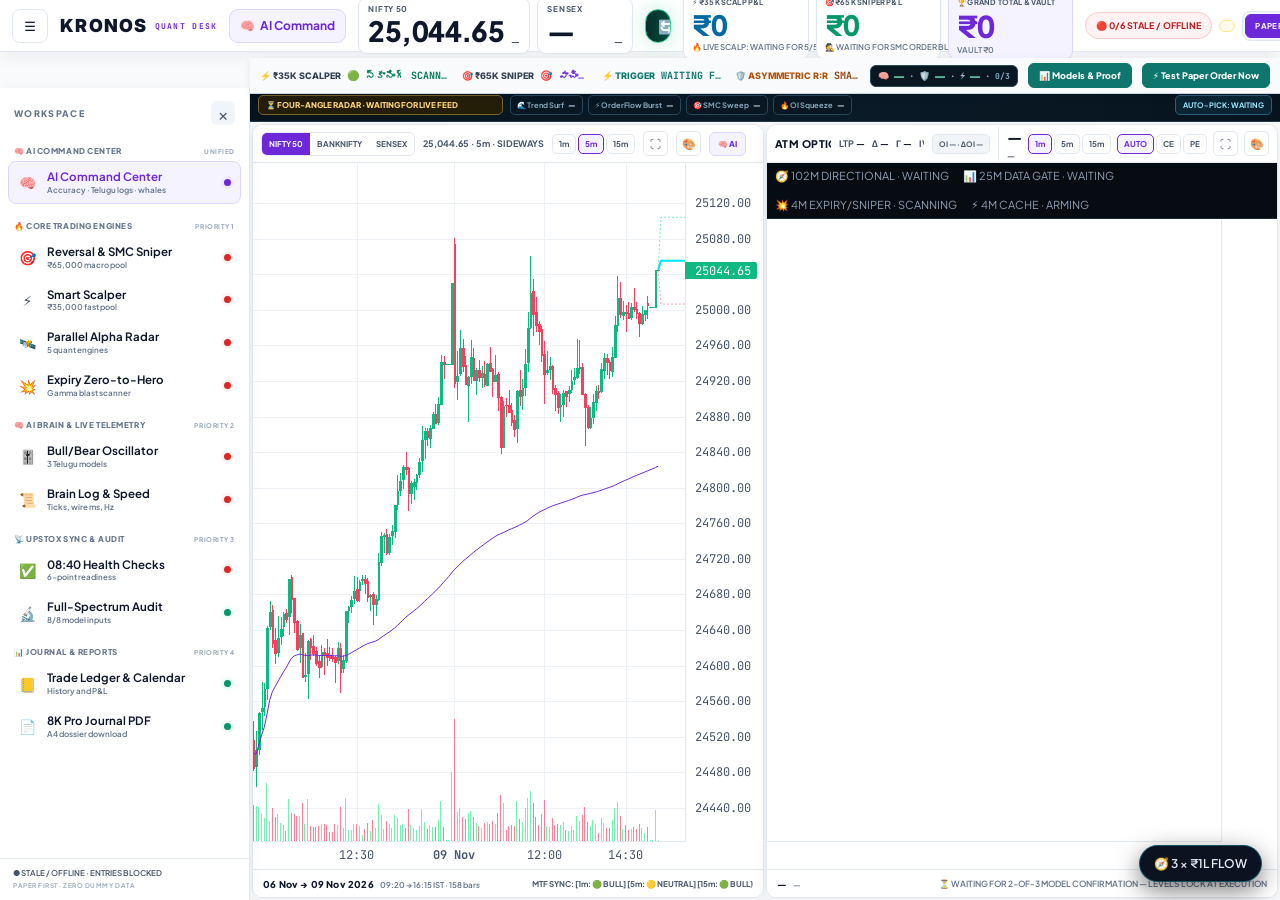
<file: index.html>
<!doctype html>
<html lang="en" data-theme="light">
<head>
<script id="kronos-zero-404-shim">
(function () {
  if (window.__kronosFetchShimInstalled) return;
  window.__kronosFetchShimInstalled = true;
  var FIREBASE_STREAM_URL = "https://kronos-nifty-desk-default-rtdb.asia-southeast1.firebasedatabase.app/system/live_stream_url.json";
  var origFetch = window.fetch.bind(window);
  window.__kronosOrigFetch = origFetch;
  var cachedEdgeBase = window.KRONOS_EDGE_URL || "";
  var resolvingPromise = null;
  function synthetic200(extra) {
    var body = Object.assign({ ok: true, warming: true, desks: {}, intra_candle: {} }, extra || {});
    return Promise.resolve(new Response(JSON.stringify(body), { status: 200, headers: { "Content-Type": "application/json" } }));
  }
  function resolveEdgeBase() {
    if (cachedEdgeBase) return Promise.resolve(cachedEdgeBase);
    if (resolvingPromise) return resolvingPromise;
    resolvingPromise = origFetch(FIREBASE_STREAM_URL, { cache: "no-store" })
      .then(function (r) { return r.ok ? r.json() : null; })
      .then(function (d) {
        var u = d && (d.url || d.edge_url || d.stream_url || (typeof d === "string" ? d : ""));
        if (u && typeof u === "string" && u.indexOf("http") === 0) { cachedEdgeBase = u.replace(/\/+$/, ""); window.KRONOS_EDGE_URL = cachedEdgeBase; }
        return cachedEdgeBase;
      }).catch(function () { return ""; });
    return resolvingPromise;
  }
  resolveEdgeBase();
  window.fetch = function (input, init) {
    var url = typeof input === "string" ? input : (input && input.url) || "";
    if (url.indexOf("edge-live/live_stream_url.json") !== -1) {
      return origFetch(FIREBASE_STREAM_URL, init).then(function (r) { return r.ok ? r : synthetic200({ url: cachedEdgeBase }); }).catch(function () { return synthetic200({ url: cachedEdgeBase }); });
    }
    if (url.indexOf("/api/state") !== -1) {
      return resolveEdgeBase().then(function (base) {
        if (!base) return synthetic200();
        return origFetch(base + "/api/live-ticks?symbol=NIFTY", init).then(function (r) { return r.ok ? r : synthetic200(); }).catch(function () { return synthetic200(); });
      });
    }
    var absolute = url.indexOf("http://") === 0 || url.indexOf("https://") === 0;
    if (absolute && url.indexOf("vetukurisuresh.github.io") === -1 && url.indexOf("edge-live/live_stream_url.json") === -1) {
      return origFetch(input, init);
    }
    var isRelativeApi = url.indexOf("/api/") === 0 || url.indexOf("api/") === 0;
    var isGithubIoApi = url.indexOf("github.io/api/") !== -1 || url.indexOf("github.io/kronos-runner-public/api/") !== -1;
    if (isRelativeApi || isGithubIoApi) {
      var apiPath = "/api/" + url.split("/api/").pop();
      return resolveEdgeBase().then(function (base) {
        if (!base) return synthetic200();
        return origFetch(base + apiPath, init).then(function (r) { return r.ok ? r : synthetic200(); }).catch(function () { return synthetic200(); });
      });
    }
    return origFetch(input, init);
  };
})();
(function () {
  var RealES = window.EventSource;
  window.EventSource = function (url, cfg) {
    var u = String(url || "");
    if (u.indexOf("/api/") === 0 || u.indexOf("api/") === 0) {
      return { close: function () {}, addEventListener: function () {},
               removeEventListener: function () {}, readyState: 1,
               onmessage: null, onerror: null, onopen: null };
    }
    return new RealES(url, cfg);
  };
})();
</script>


<meta charset="utf-8">
<meta name="viewport" content="width=device-width, initial-scale=1, viewport-fit=cover">
<meta name="theme-color" content="#080b11">
<meta name="mobile-web-app-capable" content="yes">
<meta name="apple-mobile-web-app-capable" content="yes">
<meta name="apple-mobile-web-app-status-bar-style" content="black-translucent">
<meta name="apple-mobile-web-app-title" content="KRONOS">
<link rel="manifest" href="manifest.webmanifest">
<link rel="apple-touch-icon" href="icon.svg">
<script>try{document.documentElement.dataset.theme=localStorage.getItem("kronos_theme")||"dark"}catch(e){document.documentElement.dataset.theme="dark"}</script>
<link rel="preconnect" href="https://fonts.googleapis.com"><link rel="preconnect" href="https://fonts.gstatic.com" crossorigin>
<link href="https://fonts.googleapis.com/css2?family=Plus+Jakarta+Sans:wght@400;600;700;800&family=Inter:wght@400;600;700;800&family=Noto+Sans+Telugu:wght@400;600;700;800&family=JetBrains+Mono:wght@400;600;700&display=swap" rel="stylesheet">
<script src="config.js" onerror="window.KRONOS_CONFIG=window.KRONOS_CONFIG||{}"></script>
<script src="vendor/lightweight-charts.js"></script>
<title>KRONOS · NIFTY 50 Terminal</title>
<style>
  :root{
    --bg:#080b11; --panel:#0f141d; --line:#1c2432; --grid:#161d29;
    --text:#e6edf3; --muted:#8b98a9; --green:#26a69a; --red:#ef5350;
    --amber:#f0b429; --blue:#4aa3ff;
  }
  *{box-sizing:border-box}
  html,body{margin:0;height:100%;background:var(--bg);color:var(--text);
    font-family:'Inter',system-ui,-apple-system,sans-serif;overflow:hidden}
  body{display:flex;flex-direction:column}
  header{display:flex;align-items:center;gap:10px;padding:10px 14px;background:var(--panel);
    border-bottom:1px solid var(--line);flex-wrap:wrap}
  .brand{font-weight:700;letter-spacing:.14em;font-size:13px;color:var(--blue)}
  .brand small{display:block;letter-spacing:.02em;color:var(--muted);font-weight:400;font-size:10px}
  .tabs{display:flex;gap:4px;margin-left:8px}
  .tab{padding:6px 12px;border-radius:6px;border:1px solid var(--line);background:#0b0f16;
    color:var(--muted);font-size:12px;cursor:pointer}
  .tab:hover{border-color:#2a3444;color:var(--text)}
  .tab.active{background:#16202c;color:var(--text);border-color:#2f6fed}
  .badge{padding:6px 12px;border-radius:999px;font-size:11.5px;font-weight:600;letter-spacing:.04em}
  .badge.green{background:rgba(38,166,154,.16);color:#4fd1c5;border:1px solid rgba(38,166,154,.45)}
  .badge.yellow{background:rgba(240,180,41,.14);color:#f0b429;border:1px solid rgba(240,180,41,.45)}
  .badge.red{background:rgba(239,83,80,.14);color:#ff8a87;border:1px solid rgba(239,83,80,.45)}
  .spacer{flex:1}
  button.act{padding:7px 13px;border-radius:6px;border:1px solid #2f6fed;background:#17233a;
    color:#cfe2ff;font-size:12px;cursor:pointer;font-weight:600}
  button.act:hover{background:#1d2c49}
  button.act:disabled{opacity:.55;cursor:progress}
  button.ghost{border-color:var(--line);background:#0b0f16;color:var(--muted);font-weight:500}
  button.ghost:hover{color:var(--text);border-color:#2a3444}
  main{position:relative;flex:1;min-height:0;display:flex;flex-direction:column}
  #panes{flex:1;min-height:0;display:grid;grid-template-columns:1fr 1fr;gap:1px;background:var(--line)}
  #panes[data-layout="spot"],#panes[data-layout="option"]{grid-template-columns:1fr}
  #panes[data-layout="spot"] .pane.opt{display:none}
  #panes[data-layout="option"] .pane.spot{display:none}
  .pane{position:relative;min-width:0;min-height:0;background:#080b11}
  .pane canvas{display:block;width:100%;height:100%}
  #chart,#chart2{display:block;width:100%;height:100%}
  #xray{display:grid;grid-template-columns:repeat(4,minmax(0,1fr));gap:6px;padding:6px 10px;
    background:#0b1018;border-top:1px solid #1a2230;max-height:136px;overflow:auto}
  #xray .xc{border:1px solid #1b2432;border-radius:6px;padding:5px 7px;background:#0f1620;
    font:9.5px 'JetBrains Mono',monospace;color:#9fb0c3;min-width:0}
  #xray .xc.ok{border-color:#1f5c42}
  #xray .xc.no{border-color:#5c1f1f}
  #xray .xk{color:#7d8ea3;font-size:9px;white-space:nowrap;overflow:hidden;text-overflow:ellipsis}
  #xray .xv{color:#dbe6f3;margin-top:2px;white-space:nowrap;overflow:hidden;text-overflow:ellipsis}
  #xray .xc.ok .xv{color:#8ff0c4}
  #xray .xc.no .xv{color:#ffb3b3}
  /* Phones: the header + badges used to eat the viewport and squash both
     panes to ~45px. Scroll the page and give each chart a real height. */
  @media(max-width:560px){
    html,body{height:auto;min-height:100%;overflow:auto}
    main{flex:none}
    #panes{grid-template-columns:1fr;grid-template-rows:auto auto;flex:none}
    .pane{height:min(44vh,300px)}
    #xray{grid-template-columns:repeat(2,minmax(0,1fr));max-height:none}}
  #empty{position:absolute;inset:0;display:none;place-items:center;text-align:center;
    color:var(--muted);font-size:13px;line-height:1.7;padding:40px}
  #empty.show{display:grid}
  footer{background:var(--panel);border-top:1px solid var(--line);padding:9px 14px;
    font-size:12px;display:flex;gap:14px;align-items:center;flex-wrap:wrap;min-height:44px}
  footer .plan{font-family:'JetBrains Mono',monospace;color:#cfe2ff}
  footer .k{color:var(--muted)}
  .pill{padding:3px 9px;border-radius:5px;background:#101a26;border:1px solid var(--line);font-size:11px}
  .slider-wrap{display:none;align-items:center;gap:10px;padding:8px 14px;background:#0b0f16;
    border-bottom:1px solid var(--line);font-size:11.5px;color:var(--muted)}
  .slider-wrap.show{display:flex}
  input[type=range]{flex:1;accent-color:#2f6fed}
  /* modal */
  #modal{position:fixed;inset:0;background:rgba(3,6,10,.72);display:none;z-index:50}
  #modal.show{display:block}
  .sheet{position:absolute;right:0;top:0;bottom:0;width:min(560px,92vw);background:#0c1119;
    border-left:1px solid var(--line);display:flex;flex-direction:column;animation:slide .18s ease-out}
  @keyframes slide{from{transform:translateX(30px);opacity:.4}to{transform:none;opacity:1}}
  .sheet header{background:#0c1119;border-bottom:1px solid var(--line);padding:12px 14px}
  .sheet h3{margin:0;font-size:14px;letter-spacing:.02em}
  .filters{display:flex;gap:6px;margin-top:10px}
  .filters button{font-size:11px;padding:4px 10px;border-radius:999px;border:1px solid var(--line);
    background:#0b0f16;color:var(--muted);cursor:pointer}
  .filters button.on{background:#16202c;color:#cfe2ff;border-color:#2f6fed}
  #logs{overflow-y:auto;padding:12px 14px;display:flex;flex-direction:column;gap:10px}
  .log{border-left:2px solid var(--line);padding-left:10px}
  .log.order{border-color:var(--green)}
  .log.no_trade{border-color:var(--red)}
  .log .t{font-size:10px;color:#5f6d7f;font-family:'JetBrains Mono',monospace}
  .log .x{font-size:12.5px;line-height:1.65;color:#cfd8e3}
  .close{margin-left:auto;background:none;border:none;color:var(--muted);font-size:18px;cursor:pointer}
  .toast{position:fixed;bottom:58px;left:50%;transform:translateX(-50%);background:#16202c;
    border:1px solid #2f6fed;color:#cfe2ff;padding:9px 16px;border-radius:8px;font-size:12px;
    opacity:0;transition:opacity .2s;pointer-events:none;z-index:60}
  .toast.show{opacity:1}

  /* ---------- phones (360-430px): thumb-first layout ---------- */
  @media (max-width: 560px){
    header{padding:8px 10px;gap:6px}
    .brand{font-size:11px;letter-spacing:.1em}
    .brand small{display:none}
    .tabs{order:4;width:100%;overflow-x:auto;-webkit-overflow-scrolling:touch;margin-left:0}
    .tab{white-space:nowrap;padding:8px 11px;font-size:11px;flex:0 0 auto}
    .badge{font-size:10.5px;padding:5px 9px}
    .spacer{display:none}
    button.act{font-size:11px;padding:9px 10px;flex:1 1 46%;min-width:0;white-space:normal;line-height:1.25;text-align:center}
    footer{font-size:11px;gap:8px;padding:8px 10px;min-height:56px}
    footer .plan{width:100%;line-height:1.5;font-size:10.5px}
    .sheet{width:100vw;border-left:none}
    #chart{touch-action:pinch-zoom}
    .toast{left:10px;right:10px;transform:none;bottom:72px;text-align:center}
    body{-webkit-tap-highlight-color:transparent;overflow-x:hidden}
    header,main,footer{min-width:0;max-width:100vw}
  }
  .ribbon{display:flex;gap:8px;overflow-x:auto;padding:6px 10px;border-bottom:1px solid #1a2230;font:10px 'JetBrains Mono',monospace;color:#9fb0c3;scrollbar-width:none}
  .ribbon::-webkit-scrollbar{display:none}
  .ribbon .rx{white-space:nowrap;background:#0f1620;border:1px solid #1b2432;border-radius:999px;padding:4px 9px}
  .ribbon .rx b{color:#4aa3ff;font-weight:600}
  .ribbon .rx .up{color:#3ddc97}.ribbon .rx .dn{color:#ff5c5c}
.fs-strip{flex:0 0 auto;background:#0a1019;border-bottom:1px solid var(--line);color:var(--text-muted);font:10px 'JetBrains Mono',monospace}
.autopilot-bar{flex:0 0 auto;background:linear-gradient(90deg,#08131a,#0d1a25 55%,#0a111c);border-bottom:1px solid #1d3944;padding:7px 10px 8px;font:10px 'JetBrains Mono',monospace}
.autopilot-head{display:flex;align-items:center;gap:8px;margin-bottom:6px;color:#b9f5d9;font:800 10px 'Inter',sans-serif;letter-spacing:.06em}
.autopilot-head b{color:#54e5ab}.autopilot-head .ap-count{margin-left:auto;color:#8fa8b9;font-weight:600;letter-spacing:.02em}
.autopilot-grid{display:grid;grid-template-columns:repeat(6,minmax(0,1fr));gap:5px}
.ap-check{border:1px solid #1c3540;border-radius:7px;background:#0b1720;padding:5px 7px;min-width:0;line-height:1.35}
.ap-check .ap-top{display:flex;gap:4px;align-items:center;white-space:nowrap;overflow:hidden;text-overflow:ellipsis;color:#b8c9d5;font-weight:700;font-size:9px}
.ap-check .ap-detail{color:#7f95a5;font-size:8.5px;white-space:nowrap;overflow:hidden;text-overflow:ellipsis;margin-top:2px}
.ap-check.green{border-color:#1f6b4d;background:#0b201a}.ap-check.green .ap-top{color:#6ff0b5}
.ap-check.yellow{border-color:#6b5720;background:#1b180b}.ap-check.yellow .ap-top{color:#ffd66e}
.ap-check.red{border-color:#6b2429;background:#1d0e12}.ap-check.red .ap-top{color:#ff9aa2}
.connect-banner{flex:0 0 auto;background:#0b2a20;border-bottom:1px solid #2b8a65;color:#b8f7d9;padding:7px 12px;font:600 11px 'Inter',sans-serif;text-align:center}
.connect-banner[hidden]{display:none}
.cutoff-badge{font-size:10px!important;max-width:520px;white-space:normal;line-height:1.35}
@media(max-width:980px){.autopilot-grid{grid-template-columns:repeat(3,minmax(0,1fr))}}
@media(max-width:560px){.autopilot-grid{grid-template-columns:repeat(2,minmax(0,1fr))}.autopilot-head{font-size:9px}.ap-check .ap-detail{font-size:8px}.cutoff-badge{max-width:100%;order:9}}
.fs-head{display:flex;align-items:center;gap:8px;padding:5px 10px;border-bottom:1px solid #16202c;font:700 9px 'Inter',sans-serif;letter-spacing:.08em;color:#9fb0c3}
.fs-head b{color:var(--accent-blue)}
.fs-head .fs-ok{color:var(--neon-green)} .fs-head .fs-warn{color:var(--amber)}
.fs-head .fs-x{margin-left:auto;border:1px solid var(--line);background:var(--panel-2);color:var(--text-muted);border-radius:5px;cursor:pointer;font-size:10px;padding:1px 6px}
.fs-body{display:flex;flex-wrap:wrap;gap:6px;padding:5px 10px 7px;scrollbar-width:none}
.fs-body::-webkit-scrollbar{display:none}.fs-body[hidden]{display:none}
.fs-card{flex:1 1 190px;min-width:170px;border:1px solid #1b2a3a;border-radius:7px;background:#0e1723;padding:4px 8px;line-height:1.45}
.fs-card b{display:block;color:#9fb0c3;font:700 8px 'Inter',sans-serif;letter-spacing:.08em}
.fs-card span{color:var(--text-primary)}.fs-card .pos{color:var(--neon-green)}.fs-card .neg{color:var(--neon-red)}.fs-card .dim{color:var(--text-muted)}
.sniper-strip{flex:0 0 auto;display:flex;align-items:center;gap:8px;padding:5px 10px;background:#0c1521;
  border-bottom:1px solid #172433;font:9px 'JetBrains Mono',monospace;flex-wrap:wrap}
.sniper-badge{font:800 9px 'Inter',sans-serif;letter-spacing:.06em;color:var(--text-muted);
  border:1px solid var(--line);border-radius:999px;padding:3px 9px;white-space:nowrap;background:#0e1723}
.sniper-badge.complete{color:var(--neon-green);border-color:color-mix(in srgb,var(--neon-green) 60%,var(--line));
  box-shadow:0 0 16px color-mix(in srgb,var(--neon-green) 24%,transparent)}
.sniper-badge.locked{color:var(--neon-red);border-color:color-mix(in srgb,var(--neon-red) 60%,var(--line))}
.sniper-items{display:flex;gap:5px;flex-wrap:wrap;min-width:0}
.sniper-item{border:1px solid #1b2a3a;border-radius:5px;padding:2px 6px;color:var(--text-muted);white-space:nowrap}
.sniper-item.pass{color:var(--neon-green);border-color:color-mix(in srgb,var(--neon-green) 45%,var(--line));
  background:color-mix(in srgb,var(--neon-green) 10%,transparent)}
.sniper-item.fail{color:#ff8a87;border-color:color-mix(in srgb,var(--neon-red) 35%,var(--line))}
.sniper-meta{margin-left:auto;color:var(--text-muted);white-space:nowrap}
@media(max-width:700px){.fs-card{flex-basis:155px;min-width:145px;font-size:9px}.fs-head{font-size:8px}.fs-body{padding-left:6px;padding-right:6px}.sniper-strip{font-size:8px;gap:5px}.sniper-meta{display:none}.sniper-item{font-size:7.5px}}
.hero-strip{flex:0 0 auto;background:linear-gradient(90deg,#1a0d1f,#0d1624 58%,#1b1010);border-bottom:1px solid #4a2746;padding:6px 10px 8px;font:9px 'JetBrains Mono',monospace;color:var(--text-muted)}
.hero-head{display:flex;align-items:center;gap:8px;flex-wrap:wrap;margin-bottom:5px}
.hero-badge{font:900 10px 'Inter',sans-serif;letter-spacing:.06em;color:#ff9de2;border:1px solid #7a3d6d;border-radius:999px;padding:3px 9px;background:#1d1020;white-space:nowrap;box-shadow:0 0 14px rgba(255,80,200,.18)}
.hero-badge.on{color:#fff;border-color:#ff5fd2;box-shadow:0 0 20px rgba(255,80,200,.4)}
.hero-badge.shield{color:#ffd166;border-color:#7a6428;background:#201a0b;box-shadow:none}
.hero-window{margin-left:auto;color:#e9c7ff;font-weight:800;white-space:nowrap}
.hero-toggle{display:flex;gap:3px;border:1px solid #4a2746;border-radius:7px;padding:2px;background:#120c18}
.hero-toggle button{border:0;border-radius:5px;background:transparent;color:#b99dbb;font:800 8px 'Inter',sans-serif;padding:3px 6px;cursor:pointer}
.hero-toggle button.on{background:#ff5fd2;color:#190b18;box-shadow:0 0 10px rgba(255,95,210,.45)}
.hero-grid{display:grid;grid-template-columns:1.35fr 1.15fr 1.35fr 1fr;gap:5px}
.hero-card{border:1px solid #39243c;border-radius:7px;background:#120e1a;padding:4px 7px;line-height:1.4;min-width:0}
.hero-card > b{display:block;color:#d9a8ea;font:800 8px 'Inter',sans-serif;letter-spacing:.06em}
.hero-card span{display:block;color:#f6e9ff;white-space:nowrap;overflow:hidden;text-overflow:ellipsis}
.hero-card small{display:block;color:#9d8ca7;font-size:8px;white-space:nowrap;overflow:hidden;text-overflow:ellipsis}
.hero-card .pos{color:var(--neon-green)}.hero-card .neg{color:var(--neon-red)}.hero-card .hot{color:#ff9de2}
@media(max-width:900px){.hero-grid{grid-template-columns:repeat(2,minmax(0,1fr))}}
@media(max-width:600px){.hero-grid{grid-template-columns:1fr}.hero-window{margin-left:0;font-size:8px}.hero-strip{padding:5px 6px}.hero-card span,.hero-card small{font-size:8px}}
.scalper-strip{flex:0 0 auto;background:linear-gradient(90deg,#071b21,#0c1420 55%,#1a1608);border-bottom:1px solid #24484b;padding:6px 10px 8px;font:9px 'JetBrains Mono',monospace;color:var(--text-muted)}
.scalper-head{display:flex;align-items:center;gap:7px;flex-wrap:wrap}
.scalper-badge{font:900 10px 'Inter',sans-serif;letter-spacing:.05em;color:#79f7df;border:1px solid #256b64;border-radius:999px;padding:3px 9px;background:#08201f;white-space:nowrap;box-shadow:0 0 14px rgba(50,230,200,.16)}
.scalper-badge.hot{color:#ffd166;border-color:#7a6428;background:#201a0b;box-shadow:0 0 18px rgba(255,209,102,.2)}
.scalper-badge.dead{color:#ff9a9a;border-color:#6b2429;background:#1d0e12;box-shadow:none}
.scalper-modes{display:flex;gap:3px;flex-wrap:wrap;border:1px solid #24484b;border-radius:7px;padding:2px;background:#08161a}
.scalper-modes button{border:0;border-radius:5px;background:transparent;color:#91b9b5;font:800 8px 'Inter',sans-serif;padding:3px 6px;cursor:pointer;white-space:nowrap}
.scalper-modes button.on{background:#23d9bf;color:#05201d;box-shadow:0 0 10px rgba(35,217,191,.4)}
.scalper-status{margin-left:auto;color:#9ee9dc;font-weight:800;white-space:nowrap}
.scalper-brain{border:1px solid #24484b;border-radius:7px;background:#091a20;color:#c5f5ec;padding:4px 8px;margin:5px 0;line-height:1.4;white-space:nowrap;overflow:hidden;text-overflow:ellipsis}
.scalper-grid{display:grid;grid-template-columns:1.35fr 1.1fr 1.1fr 1.1fr;gap:5px}
.scalper-card{border:1px solid #234144;border-radius:7px;background:#0b171c;padding:4px 7px;line-height:1.4;min-width:0}
.scalper-card > b{display:block;color:#8ddbd0;font:800 8px 'Inter',sans-serif;letter-spacing:.06em}
.scalper-card span{display:block;color:#f2fffd;white-space:nowrap;overflow:hidden;text-overflow:ellipsis}
.scalper-card small{display:block;color:#87a6a8;font-size:8px;white-space:nowrap;overflow:hidden;text-overflow:ellipsis}
.scalper-card .pos{color:var(--neon-green)}.scalper-card .neg{color:var(--neon-red)}.scalper-card .hot{color:#ffd166}
@media(max-width:900px){.scalper-grid{grid-template-columns:repeat(2,minmax(0,1fr))}.scalper-status{margin-left:0}}
@media(max-width:600px){.scalper-grid{grid-template-columns:1fr}.scalper-brain{white-space:normal;font-size:8px}.scalper-modes{order:5;width:100%}.scalper-modes button{flex:1;font-size:7px}.scalper-strip{padding:5px 6px}}
  .pill.mm{border-color:#2a3f5c;color:#cfe1f5}
  .health-title{font:9px 'JetBrains Mono',monospace;letter-spacing:.14em;color:#5d6b7d;padding:4px 10px 0;background:#0c121b}
  .health{display:flex;gap:6px;overflow-x:auto;padding:4px 10px 6px;background:#0c121b;border-bottom:1px solid #1a2230;font:10px 'JetBrains Mono',monospace;scrollbar-width:none}
  .health::-webkit-scrollbar{display:none}
  .health .chip{white-space:nowrap;border:1px solid #1b2432;border-radius:6px;padding:4px 8px;color:#9fb0c3;background:#0f1620}
  .health .chip.green{border-color:#1f5c42;color:#8ff0c4}
  .health .chip.yellow{border-color:#5c4a1f;color:#ffe08a}
  .health .chip.red{border-color:#5c1f1f;color:#ff9a9a}
  .health .chip b{font-weight:600}
  #ledgerModal{position:fixed;inset:0;background:rgba(0,0,0,.75);display:none;z-index:70;align-items:flex-end}
  #ledgerModal.show{display:flex}
  #ledgerModal .sheet{max-height:88vh;overflow:auto}
  #ledgerBody table{width:100%;border-collapse:collapse;font:10px 'JetBrains Mono',monospace;color:#cfe1f5}
  #ledgerBody th,#ledgerBody td{padding:6px 8px;border-bottom:1px solid #16202c;text-align:right;white-space:nowrap}
  #ledgerBody th:first-child,#ledgerBody td:first-child{text-align:left}
  #ledgerBody .pos{color:#3ddc97}#ledgerBody .neg{color:#ff6b6b}
</style>
<style>
/* ================= KRONOS Next-Gen UI ================= */
:root{
  --bg-base:#060a11; --bg-deep:#070b12; --chart-bg:#070b12;
  --panel-bg:#0d141f; --panel-2:#111a27;
  --line:#1d2838; --grid:#141d29;
  --text-primary:#eaf1f9; --text-muted:#8fa0b6;
  --accent-blue:#4aa3ff; --neon-green:#2ee6a8; --neon-red:#ff5d6c;
  --amber:#f6b93b; --purple:#b57bff; --up:#2ee6a8; --down:#ff5d6c;
  --shadow:0 18px 44px rgba(0,0,0,.42);
  --radius:12px;
}
html[data-theme="light"]{
  --bg-base:#eef3fa; --bg-deep:#ffffff; --chart-bg:#ffffff;
  --panel-bg:#ffffff; --panel-2:#f5f8fc;
  --line:#dbe4ef; --grid:#e9eff7;
  --text-primary:#0b1727; --text-muted:#5b6c81;
  --accent-blue:#1f6feb; --neon-green:#0a9c6f; --neon-red:#d92d42;
  --amber:#a86a10; --purple:#7c4dff; --up:#0a9c6f; --down:#d92d42;
  --shadow:0 18px 44px rgba(20,40,70,.12);
}
html,body{background:var(--bg-base);color:var(--text-primary)}
body{font-family:'Inter','Inter',system-ui,-apple-system,sans-serif;-webkit-font-smoothing:antialiased}
header{background:var(--panel-bg);border-bottom:1px solid var(--line)}
.brand{color:var(--accent-blue)}
.brand small{color:var(--text-muted)}
.tab{background:var(--panel-2);border-color:var(--line);color:var(--text-muted);transition:background .15s,color .15s,border-color .15s}
.tab:hover{border-color:var(--accent-blue);color:var(--text-primary)}
.tab.active{background:color-mix(in srgb,var(--accent-blue) 16%,var(--panel-bg));color:var(--text-primary);border-color:var(--accent-blue)}
button.act{background:color-mix(in srgb,var(--accent-blue) 14%,var(--panel-bg));border-color:var(--accent-blue);color:var(--text-primary)}
button.act:hover{background:color-mix(in srgb,var(--accent-blue) 22%,var(--panel-bg))}
button.ghost{border-color:var(--line);background:var(--panel-2);color:var(--text-muted)}
button.ghost:hover{color:var(--text-primary)}
.badge{box-shadow:none}
.badge.green{background:color-mix(in srgb,var(--neon-green) 16%,transparent);color:var(--neon-green);border-color:color-mix(in srgb,var(--neon-green) 45%,transparent)}
.badge.yellow{background:color-mix(in srgb,var(--amber) 14%,transparent);color:var(--amber);border-color:color-mix(in srgb,var(--amber) 45%,transparent)}
.badge.red{background:color-mix(in srgb,var(--neon-red) 14%,transparent);color:var(--neon-red);border-color:color-mix(in srgb,var(--neon-red) 45%,transparent)}
#edgeChip{cursor:default}
.icon-btn{width:34px;height:32px;border-radius:8px;border:1px solid var(--line);background:var(--panel-2);
  color:var(--text-primary);font-size:15px;cursor:pointer;display:inline-flex;align-items:center;justify-content:center}
.icon-btn:hover{border-color:var(--accent-blue)}
.health-title{color:var(--text-muted);background:var(--panel-bg)}
.health{background:var(--panel-bg);border-bottom:1px solid var(--line)}
.health .chip{background:var(--panel-2);border-color:var(--line);color:var(--text-muted)}
.ribbon{background:var(--panel-bg);border-bottom:1px solid var(--line);color:var(--text-muted)}
.ribbon .rx{background:var(--panel-2);border-color:var(--line)}
footer{background:var(--panel-bg);border-top:1px solid var(--line);color:var(--text-muted)}
.pill{background:var(--panel-2);border-color:var(--line);color:var(--text-primary)}
.pill.mm{border-color:var(--accent-blue);color:var(--text-primary)}
main{position:relative;flex:1;min-height:0;display:flex;flex-direction:column;overflow:hidden}

/* price hero */
.pricebar{display:flex;align-items:center;gap:22px;padding:8px 14px;background:var(--panel-bg);
  border-bottom:1px solid var(--line);flex:0 0 auto;min-height:58px}
.px-block{display:flex;align-items:baseline;gap:8px;min-width:0}
.px-label{font:600 9.5px 'Inter',sans-serif;letter-spacing:.12em;color:var(--text-muted);white-space:nowrap}
.px-val{font:800 clamp(20px,2.6vw,31px)/1 'JetBrains Mono',ui-monospace,monospace;color:var(--text-primary);
  font-variant-numeric:tabular-nums;letter-spacing:-.02em;white-space:nowrap}
.px-chg{font:600 11px 'JetBrains Mono',monospace;color:var(--text-muted);white-space:nowrap}
.px-chg.good{color:var(--neon-green)} .px-chg.bad{color:var(--neon-red)}
.px-right{margin-left:auto;display:flex;gap:10px;align-items:center;min-width:0}
.px-plan{font:600 11px 'JetBrains Mono',monospace;color:var(--accent-blue);white-space:nowrap;overflow:hidden;text-overflow:ellipsis}
.px-regime{font:600 10px 'Inter',sans-serif;letter-spacing:.08em;color:var(--text-muted);border:1px solid var(--line);
  border-radius:999px;padding:3px 8px;white-space:nowrap}
@keyframes flashUp{0%{color:var(--up);text-shadow:0 0 20px color-mix(in srgb,var(--up) 60%,transparent)}100%{color:var(--text-primary);text-shadow:none}}
@keyframes flashDown{0%{color:var(--down);text-shadow:0 0 20px color-mix(in srgb,var(--down) 60%,transparent)}100%{color:var(--text-primary);text-shadow:none}}
.px-val.flash-up{animation:flashUp .7s ease-out}
.px-val.flash-down{animation:flashDown .7s ease-out}

/* dual panes + splitter */
#panes{flex:1;min-height:0;display:grid;grid-template-rows:minmax(0,1fr);
  background:var(--line);gap:0}
#panes[data-layout="split"]{grid-template-columns:minmax(0,1fr) 6px minmax(0,1fr)}
#panes[data-layout="spot"]{grid-template-columns:minmax(0,1fr) 0 0}
#panes[data-layout="option"]{grid-template-columns:0 0 minmax(0,1fr)}
#panes[data-layout="spot"] #splitter,#panes[data-layout="option"] #splitter{display:none}
#panes[data-layout="spot"] .pane.opt,#panes[data-layout="option"] .pane.spot{display:none}
.pane{position:relative;min-width:0;min-height:0;background:var(--chart-bg);overflow:hidden}
.chart-host{position:absolute;inset:0}
.pane-head{position:absolute;left:10px;top:8px;z-index:6;display:flex;gap:8px;align-items:baseline;
  padding:4px 8px;border-radius:7px;background:color-mix(in srgb,var(--panel-bg) 82%,transparent);
  border:1px solid var(--line);pointer-events:none;max-width:calc(100% - 100px)}
.pane-head b{font:700 11px 'Inter',sans-serif;letter-spacing:.06em;color:var(--text-primary);white-space:nowrap;
  overflow:hidden;text-overflow:ellipsis}
.pane-head span{font:600 10px 'JetBrains Mono',monospace;color:var(--text-muted);white-space:nowrap}
#splitter{background:var(--line);cursor:col-resize;position:relative;touch-action:none}
#splitter:after{content:'';position:absolute;left:2px;top:calc(50% - 18px);width:2px;height:36px;border-radius:2px;
  background:var(--text-muted);opacity:.35}
#splitter:hover:after{opacity:.85;background:var(--accent-blue)}
.gear-btn{position:absolute;right:10px;top:8px;z-index:7;width:30px;height:30px;border-radius:8px;
  border:1px solid var(--line);background:color-mix(in srgb,var(--panel-bg) 86%,transparent);
  color:var(--text-primary);cursor:pointer;font-size:14px}
.gear-btn:hover{border-color:var(--accent-blue)}
.pnl-badge{position:absolute;right:82px;top:18px;z-index:6;display:none;flex-direction:column;align-items:flex-end;
  gap:1px;padding:6px 10px;border-radius:9px;border:1px solid var(--line);
  background:color-mix(in srgb,var(--panel-bg) 92%,transparent);box-shadow:var(--shadow);pointer-events:none}
.pnl-badge span{font:700 14px 'JetBrains Mono',monospace;font-variant-numeric:tabular-nums}
.pnl-badge small{font:600 9.5px 'JetBrains Mono',monospace;color:var(--text-muted)}
.pnl-badge.good span{color:var(--neon-green)} .pnl-badge.bad span{color:var(--neon-red)}

/* bottom dock */
#dock{flex:0 0 auto;height:clamp(180px,26vh,260px);display:flex;flex-direction:column;
  background:var(--panel-bg);border-top:1px solid var(--line);min-height:0}
.dock-tabs{display:flex;align-items:center;gap:6px;padding:6px 10px;border-bottom:1px solid var(--line);flex:0 0 auto}
.dock-tab{border:1px solid var(--line);background:var(--panel-2);color:var(--text-muted);border-radius:8px;
  padding:5px 11px;font:600 11px 'Inter',sans-serif;cursor:pointer}
.dock-tab.active{color:var(--text-primary);border-color:var(--accent-blue);
  background:color-mix(in srgb,var(--accent-blue) 14%,var(--panel-bg))}
.dock-status{margin-left:auto;font:600 10px 'JetBrains Mono',monospace;color:var(--text-muted);white-space:nowrap}
.dock-body{flex:1;min-height:0;overflow:auto}
/* 100% model data & brain audit */
.brain-audit{display:grid;grid-template-columns:minmax(280px,1.05fr) minmax(360px,1.4fr) minmax(270px,.92fr);gap:8px;padding:8px;overflow:hidden;background:linear-gradient(180deg,color-mix(in srgb,var(--accent-blue) 5%,transparent),transparent)}
.brain-audit[hidden]{display:none}
.brain-panel{min-width:0;min-height:0;border:1px solid var(--line);border-radius:10px;background:color-mix(in srgb,var(--panel-bg) 88%,#000);display:flex;flex-direction:column;overflow:hidden}
.brain-panel-head{display:flex;align-items:center;gap:6px;padding:7px 9px;border-bottom:1px solid var(--line);font:700 9.5px 'JetBrains Mono',monospace;letter-spacing:.06em;color:var(--text-muted);text-transform:uppercase;flex:0 0 auto}
.brain-panel-head b{color:var(--text-primary);font-weight:700}
.brain-chip{margin-left:auto;border:1px solid var(--line);border-radius:999px;padding:2px 7px;font:700 8.5px 'JetBrains Mono',monospace;letter-spacing:.02em;white-space:nowrap}
.brain-chip.ok{color:var(--neon-green);border-color:color-mix(in srgb,var(--neon-green) 45%,var(--line))}
.brain-chip.no{color:var(--neon-red);border-color:color-mix(in srgb,var(--neon-red) 45%,var(--line))}
.brain-chip.warn{color:var(--amber);border-color:color-mix(in srgb,var(--amber) 45%,var(--line))}
.brain-list,.brain-models,.brain-log-list{padding:6px;overflow:auto;min-height:0}
.brain-list{display:flex;flex-direction:column;gap:4px}
.brain-verify{border:1px solid var(--line);border-left:3px solid var(--neon-red);border-radius:6px;padding:4px 6px;background:color-mix(in srgb,var(--panel-2) 86%,#000)}
.brain-verify.ok{border-left-color:var(--neon-green)}
.bv-top{display:flex;gap:6px;align-items:flex-start;justify-content:space-between;font:600 9px 'JetBrains Mono',monospace;color:var(--text-muted)}
.bv-top span{white-space:nowrap;overflow:hidden;text-overflow:ellipsis}
.bv-top b{font:700 8px 'JetBrains Mono',monospace;color:var(--neon-red);white-space:nowrap}
.brain-verify.ok .bv-top b{color:var(--neon-green)}
.bv-val{margin-top:2px;font:600 9.5px 'JetBrains Mono',monospace;color:var(--text-primary);white-space:nowrap;overflow:hidden;text-overflow:ellipsis}
.bv-age{font:500 8px 'JetBrains Mono',monospace;color:var(--text-muted);margin-top:1px}
.brain-models{display:grid;grid-template-columns:repeat(3,minmax(0,1fr));gap:5px;flex:0 0 auto;overflow:visible;padding-bottom:3px}
.brain-model{border:1px solid var(--line);border-radius:7px;padding:5px;min-width:0;background:color-mix(in srgb,var(--panel-2) 88%,#000)}
.brain-model.loaded{border-color:color-mix(in srgb,var(--neon-green) 45%,var(--line))}
.bm-head{display:flex;flex-direction:column;gap:1px}
.bm-head b{font:700 9.5px 'JetBrains Mono',monospace;color:var(--text-primary);white-space:nowrap;overflow:hidden;text-overflow:ellipsis}
.bm-head span{font:600 8px 'JetBrains Mono',monospace;color:var(--text-muted)}
.bm-shape{margin-top:4px;font:600 8px 'JetBrains Mono',monospace;color:var(--accent-blue);white-space:nowrap;overflow:hidden;text-overflow:ellipsis}
.bm-prob{font:800 16px 'JetBrains Mono',monospace;color:var(--text-muted);line-height:1.1;margin-top:2px}
.brain-model.loaded .bm-prob{color:var(--neon-green)}
.bm-state{font:700 8px 'JetBrains Mono',monospace;color:var(--text-muted);text-transform:uppercase;margin-top:2px;white-space:nowrap;overflow:hidden;text-overflow:ellipsis}
.bm-reason{font:500 8px 'Inter',sans-serif;color:var(--text-muted);line-height:1.25;margin-top:3px;max-height:3.7em;overflow:hidden}
.brain-decision{border-top:1px solid var(--line);padding:6px 8px;font:600 9px 'JetBrains Mono',monospace;color:var(--text-muted);flex:0 0 auto}
.brain-decision b{color:var(--text-primary)}
.brain-decision .warn{color:var(--amber)}
.brain-log-list{display:flex;flex-direction:column;gap:3px;font:600 8.5px 'JetBrains Mono',monospace}
.brain-log-row{display:grid;grid-template-columns:62px 42px minmax(0,1fr);gap:4px;border-bottom:1px solid color-mix(in srgb,var(--line) 55%,transparent);padding:3px 2px}
.brain-log-row span{color:var(--text-muted);font-size:8px}
.brain-log-row b{color:var(--accent-blue);font-size:8px}
.brain-log-row p{margin:0;color:var(--text-primary);font:500 8.5px 'JetBrains Mono',monospace;overflow-wrap:anywhere}
.brain-log-row.REJECT b{color:var(--neon-red)} .brain-log-row.WARN b{color:var(--amber)} .brain-log-row.OK b{color:var(--neon-green)}
.brain-empty{padding:12px;color:var(--text-muted);font:600 9px 'JetBrains Mono',monospace;text-align:center}
.brain-refresh{border:1px solid var(--line);background:transparent;color:var(--text-muted);border-radius:5px;width:20px;height:18px;cursor:pointer;margin-left:auto;font-size:11px}
@media(max-width:1000px){.brain-audit{grid-template-columns:1fr;overflow:auto}.brain-panel{max-height:260px}.brain-models{grid-template-columns:1fr}}
@media(max-width:620px){.brain-audit{padding:5px;gap:5px}.brain-panel{max-height:300px}}
#dock{height:clamp(430px,52vh,610px)}
#xray.td-deck{display:grid;grid-template-columns:1.05fr 1.05fr 1.25fr 1.1fr;gap:5px;padding:5px 7px;max-height:none;min-height:0;overflow:hidden;background:#05090f}
#xray.td-deck[hidden]{display:none}.td-zone{min-width:0;min-height:0;display:flex;flex-direction:column;gap:5px;padding:7px;overflow:hidden;border:1px solid #1b2a3a;border-radius:6px;background:linear-gradient(180deg,#0c141d,#080d14)}
.td-zone-head{display:flex;align-items:center;justify-content:space-between;gap:5px;color:#91a9bd;font:700 8px 'JetBrains Mono',monospace;white-space:nowrap}.td-zone-head span{overflow:hidden;text-overflow:ellipsis}.td-grade{color:#48d9a0;font:700 8px 'JetBrains Mono',monospace;border:1px solid #204f3c;border-radius:3px;padding:1px 4px;white-space:nowrap}.td-grade.lag{color:#ffb55c;border-color:#67441c}.td-grade.fast{color:#76edb7;border-color:#1f6b4c}
.td-speed-wrap{display:flex;align-items:center;gap:4px;min-height:86px}.td-gauge{width:58%;height:94px;overflow:visible}.td-gauge-arc{fill:none;stroke:#1b2b3b;stroke-width:12;stroke-linecap:round}.td-gauge-fill{fill:none;stroke:#2fd6a2;stroke-width:5;stroke-linecap:round;stroke-dasharray:0 999}.td-needle{stroke:#ffcf70;stroke-width:2.5;transform-origin:110px 105px;transition:transform .3s}.td-gauge text{fill:#65798e;font:7px 'JetBrains Mono',monospace}.td-speed-read{display:flex;flex-direction:column}.td-speed-read b{font:800 25px 'JetBrains Mono',monospace;color:#e9f5ff;line-height:1}.td-speed-read span{font:700 6.5px 'JetBrains Mono',monospace;color:#70879c;margin-top:3px}.td-speed-read small{font:600 8px 'JetBrains Mono',monospace;color:#40d7a4;margin-top:6px}
.td-speed-grid{display:grid;grid-template-columns:1fr 1fr;gap:3px}.td-speed-grid div{border:1px solid #172433;border-radius:4px;padding:3px 5px;background:#0a121b}.td-speed-grid span{display:block;color:#647b90;font:600 6.5px 'JetBrains Mono',monospace}.td-speed-grid b{color:#d4e3f1;font:700 10px 'JetBrains Mono',monospace}.td-pipe-head{display:flex;justify-content:space-between;color:#617a90;font:600 6.5px 'JetBrains Mono',monospace;border-top:1px solid #172432;padding-top:4px}.td-pipes{display:flex;flex-direction:column;gap:2px;overflow:auto;min-height:0}
.td-pipe{display:grid;grid-template-columns:7px 1fr;gap:4px;border-bottom:1px solid #12202c;padding:2px 0}.td-dot{width:6px;height:6px;border-radius:50%;background:#ffb454}.td-pipe.synced .td-dot{background:#36e6a0;box-shadow:0 0 7px #36e6a0aa}.td-pipe.stale .td-dot{background:#ff5d6c}.td-pipe-name{font:700 7px 'JetBrains Mono',monospace;color:#c4d5e5}.td-pipe-read{font:500 6px 'JetBrains Mono',monospace;color:#6d899f}.td-pipe-sample{font:500 6px 'JetBrains Mono',monospace;color:#8aa0b4;grid-column:2;white-space:nowrap;overflow:hidden;text-overflow:ellipsis}
.td-probs{display:grid;grid-template-columns:1fr 1fr;gap:4px}.td-prob{padding:6px;border:1px solid #1b332c;border-radius:5px;background:linear-gradient(135deg,#0d211a,#0a1217)}.td-prob.bear{border-color:#40232a;background:linear-gradient(135deg,#240e14,#0a1217)}.td-prob span{display:block;font:700 6px 'JetBrains Mono',monospace;color:#7f9c90}.td-prob.bear span{color:#b08890}.td-prob b{font:800 24px 'JetBrains Mono',monospace;color:#45efa9}.td-prob.bear b{color:#ff7180}.td-prob em{font:700 11px 'JetBrains Mono',monospace;color:#45efa9;font-style:normal;float:right}.td-prob.bear em{color:#ff7180}.td-border-banner{border:1px solid #213848;border-radius:4px;background:#0a1420;color:#8ea8bc;font:600 7px 'JetBrains Mono',monospace;padding:4px;line-height:1.35;min-height:26px}.td-border-banner.hit-bull{border-color:#2ce29d;color:#8effd0;background:#0c2a20}.td-border-banner.hit-bear{border-color:#ff5f73;color:#ffadb7;background:#2a0e14}.td-border-banner.near{border-color:#b9812c;color:#ffd18a;background:#241a0c}.td-osc-labels,.td-forces,.td-prob-foot{display:flex;justify-content:space-between;color:#5f788d;font:600 6px 'JetBrains Mono',monospace}.td-forces b{color:#d2e3f2}.td-osc-track{position:relative;height:30px;border:1px solid #203345;border-radius:5px;background:linear-gradient(90deg,#3a101a,#1d1d1d 50%,#0d2a22);overflow:hidden}.td-osc-zero{position:absolute;left:50%;top:0;bottom:0;width:1px;background:#8ea2b4}.td-osc-fill{position:absolute;top:11px;height:7px;background:#2ed49f;opacity:.5}.td-osc-needle{position:absolute;top:3px;bottom:3px;width:2px;background:#fff;box-shadow:0 0 7px #fff}.td-marker{position:absolute;top:0;bottom:0;width:1px;background:#ffd166}.td-marker.bear{left:22%}.td-marker.bull{left:78%}.td-marker span{position:absolute;top:1px;font:600 5px 'JetBrains Mono',monospace;color:#d5b56c;white-space:nowrap}.td-marker.bull span{right:2px}
.td-models{display:flex;flex-direction:column;gap:4px;overflow:auto;min-height:0}.td-model{border:1px solid #1c2d3d;border-left:3px solid #3f78b8;border-radius:4px;background:#0a131d;padding:4px;display:flex;flex-direction:column;gap:2px}.td-model.small{border-left-color:#b88836}.td-model.mini{border-left-color:#31c68d}.td-model-head{display:flex;justify-content:space-between;font:800 7.5px 'JetBrains Mono',monospace;color:#d8e9f8}.td-model-conf{color:#46e3aa}.td-model-label{color:#5e7c94;font:700 5.5px 'JetBrains Mono',monospace}.td-model-read{color:#8aa7bf;font:500 6.5px 'Inter',sans-serif;line-height:1.25}.td-model-think{color:#d2e4f3;font:500 7px 'Inter',sans-serif;line-height:1.3;max-height:40px;overflow:auto}.td-model-badge{align-self:flex-start;border:1px solid #285846;background:#0c2119;color:#66eab5;border-radius:3px;padding:1px 4px;font:700 6px 'JetBrains Mono',monospace}
.td-log{flex:1;min-height:0;overflow:auto;border:1px solid #172636;border-radius:4px;background:#03070b;padding:4px;display:flex;flex-direction:column;gap:3px}.td-log-row{display:grid;grid-template-columns:52px 60px;gap:3px;border-bottom:1px solid #0e1a24;padding-bottom:3px}.td-log-time{color:#5e788c;font:600 6.5px 'JetBrains Mono',monospace}.td-log-tag{font:700 6px 'JetBrains Mono',monospace;color:#79b9ff;white-space:nowrap;overflow:hidden}.td-log-msg{grid-column:1/-1;color:#b8cede;font:500 6.5px 'Inter',sans-serif;line-height:1.3}.td-log-row.success .td-log-tag{color:#4de5ac}.td-log-row.warning .td-log-tag{color:#ffd166}.td-pause{border:1px solid #294054;background:#0c1722;color:#a8c1d6;border-radius:3px;padding:2px 4px;font:700 6px 'JetBrains Mono',monospace;cursor:pointer}.td-empty{color:#5e788c;font:600 8px 'JetBrains Mono',monospace;padding:8px;text-align:center}@media(max-width:1100px){#dock{height:560px}#xray.td-deck{grid-template-columns:1fr 1fr;overflow:auto}.td-zone{min-height:250px}}
#xray{max-height:none;padding:6px 10px;background:transparent;border-top:none;display:grid;
  grid-template-columns:repeat(4,minmax(0,1fr));gap:6px}
#xray[hidden]{display:none}
#xray .xc{background:var(--panel-2);border-color:var(--line);color:var(--text-muted)}
#xray .xc.ok{border-color:color-mix(in srgb,var(--neon-green) 45%,var(--line))}
#xray .xc.no{border-color:color-mix(in srgb,var(--neon-red) 45%,var(--line))}
#xray .xk{color:var(--text-muted)}
#xray .xv{color:var(--text-primary)}
#xray .xc.ok .xv{color:var(--neon-green)}
#xray .xc.no .xv{color:var(--neon-red)}

/* story */
#storyPanel{padding:6px 12px;display:flex;flex-direction:column;gap:6px}
#storyPanel[hidden]{display:none}
.story-item{border-left:3px solid var(--line);background:var(--panel-2);border-radius:10px;padding:6px 10px}
.story-item.trade,.story-item.win{border-left-color:var(--neon-green)}
.story-item.loss{border-left-color:var(--neon-red)}
.story-item.guard{border-left-color:var(--amber)}
.story-item.summary{border-left-color:var(--purple)}
.story-meta{display:flex;justify-content:space-between;gap:8px;font:600 9.5px 'JetBrains Mono',monospace;color:var(--text-muted)}
.story-title{font:700 12.5px 'Inter',sans-serif;color:var(--text-primary);margin:2px 0 1px}
.story-text{font:400 12.5px/1.65 'Inter',sans-serif;color:var(--text-primary)}
.story-empty{color:var(--text-muted);font-size:12px;padding:14px 4px}
.story-item.fresh{animation:storyIn .45s ease-out}
@keyframes storyIn{from{opacity:.2;transform:translateY(6px)}to{opacity:1;transform:none}}

.story-phase{font:700 10px 'Inter',sans-serif;letter-spacing:.11em;color:var(--text-muted);
  margin:3px 2px -2px;text-transform:uppercase}

/* order-line settings */
.line-panel{position:absolute;right:14px;top:52px;z-index:30;width:268px;padding:10px 12px;border-radius:12px;
  background:var(--panel-bg);border:1px solid var(--line);box-shadow:var(--shadow)}
.line-panel[hidden]{display:none}
.lp-head{display:flex;align-items:center;justify-content:space-between;font:700 12px 'Inter',sans-serif;
  color:var(--text-primary);margin-bottom:8px}
.lp-x{border:none;background:none;color:var(--text-muted);font-size:17px;cursor:pointer}
.lp-row{display:flex;align-items:center;justify-content:space-between;gap:8px;padding:5px 0;
  font:600 11px 'JetBrains Mono',monospace;color:var(--text-muted)}
.lp-row label{display:flex;align-items:center;gap:6px;cursor:pointer}
.lp-row input[type=color]{width:30px;height:22px;border:1px solid var(--line);border-radius:5px;background:none;padding:0}
.lp-row input[type=range]{flex:1;accent-color:var(--accent-blue)}
.lp-row .act{padding:4px 9px;font-size:10.5px}
#empty{color:var(--text-muted)}

/* layout guardrails */
html,body{max-width:100%;overflow-x:hidden}
header{flex-wrap:wrap;row-gap:6px;min-width:0}
header .brand,header .tabs{flex:0 0 auto}
header .spacer{flex:1 1 16px}
.pricebar{flex-wrap:wrap;row-gap:2px}
.px-right{min-width:0;max-width:60%}
.px-plan{max-width:38vw}
main{width:100%;min-width:0}
@media (min-width:761px){
  html,body{height:100%;overflow:hidden}
  body{display:flex;flex-direction:column}
  header,.health,.health-title,.ribbon,.slider-wrap,footer{flex:0 0 auto}
  main{flex:1 1 auto;min-height:0;overflow:hidden}
}

/* phones */
@media (max-width:760px){
  main{display:block;overflow:visible}
  .pricebar{position:sticky;top:0;z-index:9;flex-wrap:wrap;gap:10px 16px;padding:7px 10px;min-height:0}
  .px-block{flex:1 1 42%}
  .px-val{font-size:21px}
  .px-right{display:none}
  header{gap:5px;padding:6px 8px}
  header .brand{font-size:15px}
  header .brand small{display:none}
  header .tabs{gap:4px}
  header .tab{padding:4px 7px;font-size:10px}
  header button.act,header .icon-btn{padding:4px 7px;font-size:10px;height:28px}
  header .spacer{display:none}
  header{display:grid;grid-template-columns:minmax(0,1fr) auto auto;gap:5px 6px;align-items:center;padding:6px 8px}
  header .brand{grid-column:1;grid-row:1}
  header #edgeChip{grid-column:2;grid-row:1;justify-self:end}
  header #themeBtn{grid-column:3;grid-row:1}
  header .tabs{grid-column:1/-1;grid-row:2;flex-wrap:wrap;gap:4px}
  header .ltab{display:none}
  header #traffic{display:none}
  header #runBtn{grid-column:1/3;grid-row:3;width:100%}
  header #logBtn{grid-column:3;grid-row:3}
  header #ledgerBtn{grid-column:1;grid-row:4}
  .pricebar{display:grid;grid-template-columns:minmax(0,1fr) minmax(0,1fr);gap:2px 10px;min-height:0}
  .px-block{display:flex;flex-direction:column;align-items:flex-start;gap:0;min-width:0}
  .px-label{display:block;margin-bottom:2px}
  .px-val{display:block;font-size:20px;letter-spacing:-.03em}
  .px-chg{display:block;font-size:10px}
  .px-plan,.px-regime{display:none}
  #panes{display:flex;flex-direction:column;gap:0}
  #splitter{display:none}
  .pane{height:min(42vh,320px)}
  #dock{height:auto;max-height:44vh}
  #xray{grid-template-columns:repeat(2,minmax(0,1fr))}
  .story-text{font-size:12px}
  .pnl-badge{right:70px;top:14px}
  .line-panel{right:8px;left:8px;width:auto}
  .pane-head{max-width:calc(100% - 90px)}
}
@media (prefers-reduced-motion:reduce){
  .px-val.flash-up,.px-val.flash-down,.story-item.fresh{animation:none}
}

/* ================= Pro-Clean shell ================= */
html,body{height:100%;overflow:hidden}
body{display:flex;flex-direction:column}
.topbar{display:flex;align-items:center;gap:10px;padding:6px 10px;min-height:52px;flex-wrap:nowrap;
  background:var(--panel-bg);border-bottom:1px solid var(--line);z-index:12}
.topbar .brand{font-size:12px;letter-spacing:.12em;line-height:1.1;white-space:nowrap}
.topbar .brand small{display:block;font-size:8px;letter-spacing:.14em}
.hero-spot{display:flex;align-items:baseline;gap:8px;min-width:0}
.hero-spot .px-label{font-size:8px}
.hero-spot .px-val{font-size:clamp(20px,2.4vw,28px)}
.mega-hud{margin-left:auto;display:flex;align-items:stretch;border:1px solid var(--line);border-radius:10px;
  overflow:hidden;background:var(--panel-2);min-width:0}
.hud-cell{padding:4px 12px;border-left:1px solid var(--line);display:flex;flex-direction:column;gap:1px;min-width:112px}
.hud-cell:first-child{border-left:none}
.hud-k{font:700 8px 'Inter',sans-serif;letter-spacing:.1em;color:var(--text-muted);white-space:nowrap}
.hud-cell b{font:700 13px 'JetBrains Mono',monospace;color:var(--text-primary);white-space:nowrap;font-variant-numeric:tabular-nums}
#hudRealized.good{color:var(--neon-green)} #hudRealized.bad{color:var(--neon-red)}
.top-actions{display:flex;gap:6px;align-items:center}
main{position:relative;flex:1 1 auto;min-height:0;overflow:hidden;display:flex;flex-direction:column}
#panes{flex:1 1 auto;min-height:0;grid-template-columns:minmax(0,1fr) 6px minmax(0,1fr)}
#edgebar{flex:0 0 30px;display:flex;align-items:center;gap:12px;padding:0 10px;background:var(--panel-bg);
  border-top:1px solid var(--line);font:600 10px 'Inter',sans-serif;color:var(--text-muted)}
.edge-toggle{border:1px solid var(--line);background:var(--panel-2);color:var(--text-primary);border-radius:6px;
  padding:3px 9px;font:600 10px 'Inter',sans-serif;cursor:pointer}
.edge-toggle:hover{border-color:var(--accent-blue)}
.edge-story{margin-left:auto;color:var(--text-muted);white-space:nowrap;overflow:hidden;text-overflow:ellipsis}
#dock{position:absolute;left:0;right:0;bottom:30px;z-index:30;height:min(42vh,380px);display:flex;flex-direction:column;
  background:var(--panel-bg);border-top:1px solid var(--line);box-shadow:var(--shadow);
  transform:translateY(calc(100% + 34px));transition:transform .22s ease;pointer-events:none}
#dock.open{transform:none;pointer-events:auto}
.dock-x{margin-left:8px;width:26px;height:24px;font-size:14px}
#tradePill{position:fixed;left:50%;bottom:40px;transform:translateX(-50%);z-index:26;display:flex;align-items:center;
  gap:10px;padding:8px 14px;border-radius:999px;border:1px solid var(--neon-green);
  background:color-mix(in srgb,var(--panel-bg) 94%,transparent);
  box-shadow:0 0 24px color-mix(in srgb,var(--neon-green) 26%,transparent);
  font:600 11px 'JetBrains Mono',monospace;color:var(--text-primary);white-space:nowrap;max-width:calc(100vw - 20px);overflow:hidden}
#tradePill[hidden]{display:none}
#tradePill.bad{border-color:var(--neon-red);box-shadow:0 0 24px color-mix(in srgb,var(--neon-red) 26%,transparent)}
.tp-tag{font:800 8.5px 'Inter',sans-serif;letter-spacing:.12em;color:var(--accent-blue);
  background:color-mix(in srgb,var(--accent-blue) 14%,transparent);
  border:1px solid color-mix(in srgb,var(--accent-blue) 40%,transparent);padding:3px 7px;border-radius:999px}
#tradePill b{font-size:11.5px;color:var(--text-primary)}
.tp-pnl{font-weight:800} #tradePill.good .tp-pnl{color:var(--neon-green)} #tradePill.bad .tp-pnl{color:var(--neon-red)}
.tp-sep{color:var(--line)} .tp-sl{color:var(--text-muted)}
.tp-booked{font:700 8.5px 'Inter',sans-serif;letter-spacing:.08em;color:var(--amber);
  border:1px solid color-mix(in srgb,var(--amber) 40%,transparent);padding:2px 6px;border-radius:999px}
.opt-quote{display:flex;flex-direction:column;align-items:flex-end;gap:0;margin-left:auto;padding-left:8px;border-left:1px solid var(--line)}
.opt-quote #bigOpt{font:700 13px 'JetBrains Mono',monospace;color:var(--text-primary);line-height:1.1}
.opt-quote small{font:600 9px 'JetBrains Mono',monospace;color:var(--text-muted);white-space:nowrap}
.pane-head{max-width:calc(100% - 110px)}
#sidebar{position:fixed;top:0;right:0;bottom:0;width:min(340px,88vw);z-index:95;background:var(--panel-bg);
  border-left:1px solid var(--line);box-shadow:var(--shadow);transform:translateX(105%);
  transition:transform .22s ease;display:flex;flex-direction:column}
body.sidebar-open #sidebar{transform:none}
#sidebarScrim{position:fixed;inset:0;background:rgba(2,6,12,.55);z-index:90;opacity:0;pointer-events:none;transition:opacity .2s}
body.sidebar-open #sidebarScrim{opacity:1;pointer-events:auto}
.side-head{display:flex;align-items:center;justify-content:space-between;padding:12px 14px;
  border-bottom:1px solid var(--line);font:800 13px 'Inter',sans-serif;letter-spacing:.12em;color:var(--accent-blue)}
.side-scroll{overflow:auto;padding:10px 14px 18px;display:flex;flex-direction:column;gap:12px}
.side-sec{display:flex;flex-direction:column;gap:6px;padding-bottom:10px;border-bottom:1px solid var(--line)}
.side-sec:last-of-type{border-bottom:none}
.side-k{font:700 8.5px 'Inter',sans-serif;letter-spacing:.13em;color:var(--text-muted)}
.side-sec .tabs{display:flex;flex-wrap:wrap;gap:4px;margin-left:0}
.side-sec .tab{flex:1 1 auto;text-align:center;font-size:10.5px;padding:6px 8px;white-space:nowrap}
.side-sec .act{width:100%;text-align:left;padding:9px 10px;font-size:11.5px}
.side-badges{display:flex;gap:6px;flex-wrap:wrap}
.side-plan{font:600 10.5px 'JetBrains Mono',monospace;color:var(--accent-blue);line-height:1.5;word-break:break-word}
.side-plan.muted{color:var(--text-muted)}
.side-pills{display:flex;gap:5px;flex-wrap:wrap}
.side-pills .pill{font-size:9.5px}
.side-sec .health{display:flex;flex-direction:column;gap:4px;max-height:170px;overflow:auto;padding:0;background:none;border:none}
.side-sec .health .chip{white-space:normal;font-size:9.5px;line-height:1.4;padding:4px 7px}
.side-sec .ribbon{display:flex;flex-direction:column;gap:4px;max-height:150px;overflow:auto;padding:0;background:none;border:none}
.side-sec .ribbon .rx{white-space:normal;font-size:9.5px;line-height:1.4;padding:4px 7px;border-radius:6px}
.side-sec .slider-wrap{display:none;padding:0;border:none;background:none;flex-wrap:wrap;gap:6px;font-size:10px}
.side-sec .slider-wrap.show{display:flex}
.side-foot{font:600 9px 'JetBrains Mono',monospace;color:var(--text-muted);display:flex;gap:6px;align-items:center;padding-top:2px}
#connDot{color:var(--neon-green)}
@media(max-width:760px){
  .topbar{display:grid;grid-template-columns:auto 1fr auto;grid-template-rows:auto auto auto;gap:4px 8px;padding:6px 8px;min-height:0}
  #menuBtn{grid-column:1;grid-row:1} .topbar .brand{grid-column:2;grid-row:1} .top-actions{grid-column:3;grid-row:1}
  .topbar .brand{font-size:12px}
  .hero-spot{grid-column:1/-1;grid-row:2;gap:6px}
  .hero-spot .px-val{font-size:20px}
  .mega-hud{grid-column:1/-1;grid-row:3;margin:0;width:100%}
  .hud-cell{flex:1;min-width:0;padding:3px 8px}
  .hud-k{font-size:7px} .hud-cell b{font-size:11px}
  .brand small{display:none}
  #panes{grid-template-columns:1fr!important;grid-template-rows:auto auto;flex:none}
  .pane{height:40vh}
  main{overflow:auto}
  #edgebar{position:sticky;bottom:0;z-index:20}
  #tradePill{left:8px;right:8px;transform:none;bottom:38px;max-width:none;font-size:9.5px;gap:6px;padding:7px 9px;justify-content:center}
  .tp-tag{display:none}
  #dock{position:fixed;bottom:30px;height:52vh}
  .opt-quote{display:none}
}
@media(max-width:400px){ .hud-cell b{font-size:10px} .tp-sl{display:none} }

/* ================= Mode · MTF · Time-Machine overlays ================= */
.trade-mode{display:flex;align-items:center;gap:3px;padding:3px;border:1px solid var(--line);border-radius:9px;
  background:var(--panel-2);flex:0 0 auto}
.mode-btn{padding:5px 8px;border:1px solid transparent;border-radius:6px;background:transparent;
  color:var(--text-muted);font:700 8.5px 'Inter',sans-serif;letter-spacing:.04em;cursor:pointer;white-space:nowrap}
.mode-btn.active{color:var(--text-primary);border-color:var(--accent-blue);
  background:color-mix(in srgb,var(--accent-blue) 16%,transparent)}
.mode-btn.real.pending{border-color:var(--amber);color:var(--amber);animation:modePulse 1.4s infinite}
.mode-btn.real.active{border-color:var(--neon-red);color:#fff;background:color-mix(in srgb,var(--neon-red) 32%,var(--panel-2));
  box-shadow:0 0 18px color-mix(in srgb,var(--neon-red) 36%,transparent)}
@keyframes modePulse{50%{opacity:.52}}
.submit-mode{padding:6px 9px;border-radius:6px;border:1px solid color-mix(in srgb,var(--neon-green) 55%,var(--line));
  background:color-mix(in srgb,var(--neon-green) 16%,var(--panel-2));color:var(--neon-green);
  font:800 8.5px 'Inter',sans-serif;letter-spacing:.03em;cursor:pointer;white-space:nowrap}
.submit-mode:hover{background:color-mix(in srgb,var(--neon-green) 28%,var(--panel-2))}
.mode-status{margin-left:3px;font:700 7.5px 'JetBrains Mono',monospace;color:var(--text-muted);white-space:nowrap}
.mode-status.live{color:var(--neon-red);text-shadow:0 0 12px color-mix(in srgb,var(--neon-red) 55%,transparent)}
.chart-overlay{position:absolute;inset:0;width:100%;height:100%;z-index:5;pointer-events:none}
.tf-btns{display:inline-flex;gap:2px;pointer-events:auto;margin-left:3px}
.tf-btns button{padding:2px 5px;border-radius:4px;border:1px solid var(--line);background:var(--panel-2);
  color:var(--text-muted);font:700 8px 'JetBrains Mono',monospace;cursor:pointer}
.tf-btns button.on{border-color:var(--accent-blue);color:#fff;background:color-mix(in srgb,var(--accent-blue) 28%,var(--panel-2))}
.pane-head{pointer-events:none}
.pane-head .tf-btns{pointer-events:auto}
.mtf-pill{position:absolute;left:10px;bottom:9px;z-index:7;padding:4px 8px;border-radius:6px;border:1px solid
  color-mix(in srgb,var(--accent-blue) 36%,var(--line));background:color-mix(in srgb,var(--panel-bg) 86%,transparent);
  color:var(--text-primary);font:700 8px 'JetBrains Mono',monospace;white-space:nowrap;pointer-events:none}
.mtf-pill.bull{border-color:color-mix(in srgb,var(--neon-green) 55%,var(--line));color:var(--neon-green)}
.mtf-pill.bear{border-color:color-mix(in srgb,var(--neon-red) 55%,var(--line));color:var(--neon-red)}
.oi-badge{position:absolute;right:10px;top:44px;z-index:7;padding:4px 7px;border-radius:6px;border:1px solid var(--line);
  background:color-mix(in srgb,var(--panel-bg) 88%,transparent);color:var(--text-muted);
  font:700 8.5px 'JetBrains Mono',monospace;white-space:nowrap;pointer-events:none}
.oi-badge.unwind{border-color:color-mix(in srgb,var(--neon-green) 55%,var(--line));color:var(--neon-green)}
.oi-badge.build{border-color:color-mix(in srgb,var(--neon-red) 55%,var(--line));color:var(--neon-red)}
.close-live{position:absolute;right:10px;top:70px;z-index:11;padding:7px 10px;border-radius:7px;
  border:1px solid color-mix(in srgb,var(--neon-red) 70%,var(--line));
  background:color-mix(in srgb,var(--neon-red) 22%,var(--panel-bg));color:#fff;
  font:800 8.5px 'Inter',sans-serif;cursor:pointer;box-shadow:0 0 18px color-mix(in srgb,var(--neon-red) 30%,transparent)}
.close-live:hover{background:color-mix(in srgb,var(--neon-red) 40%,var(--panel-bg))}
.close-live[hidden]{display:none}
.tp-close{margin-left:2px;padding:4px 7px;border-radius:999px;border:1px solid color-mix(in srgb,var(--neon-red) 62%,var(--line));
  background:color-mix(in srgb,var(--neon-red) 22%,transparent);color:#fff;font:800 7.5px 'Inter',sans-serif;
  cursor:pointer;white-space:nowrap;letter-spacing:.02em}
.tp-close:hover{background:color-mix(in srgb,var(--neon-red) 40%,transparent)}
@media(max-width:760px){
  .trade-mode{grid-column:1/-1;grid-row:4;justify-content:flex-start;overflow-x:auto;max-width:100%;margin-top:2px}
  .mode-btn{padding:4px 6px;font-size:7.5px}.submit-mode{padding:5px 7px;font-size:7.5px}
  .mode-status{display:none}.mtf-pill{font-size:6.5px;max-width:calc(100% - 20px);overflow:hidden;text-overflow:ellipsis}
  .oi-badge{font-size:7px;top:40px}.close-live{top:64px;font-size:7px;padding:5px 7px}
  .tp-close{font-size:6.5px;padding:3px 5px}
}

/* ================= Pro Trade Ledger & Calendar ================= */
.hud-action{display:flex;flex-direction:column;justify-content:center;gap:1px;min-width:168px;padding:4px 12px;
  border:none;border-left:1px solid var(--line);text-align:left;cursor:pointer;color:var(--text-primary);
  background:linear-gradient(135deg,color-mix(in srgb,var(--accent-blue) 12%,transparent),transparent 72%)}
.hud-action:hover{background:linear-gradient(135deg,color-mix(in srgb,var(--accent-blue) 22%,transparent),transparent 78%)}
.hud-action .hud-k{color:var(--accent-blue)}
.hud-action b{font:700 11px 'Inter',sans-serif;letter-spacing:.01em;white-space:nowrap}
.hud-action .ledger-ico{font-size:12px}
.hud-action .ledger-long{color:var(--text-muted);font-weight:600;font-size:9.5px}
#ledgerHudBtn:focus-visible{outline:2px solid var(--accent-blue);outline-offset:-3px}

#tradeLedgerModal{position:fixed;inset:0;z-index:1300;display:none;place-items:center;padding:clamp(8px,2vw,28px);
  background:radial-gradient(circle at 18% 4%,color-mix(in srgb,var(--accent-blue) 24%,transparent),transparent 42%),rgba(2,6,12,.72);
  backdrop-filter:blur(18px) saturate(125%);-webkit-backdrop-filter:blur(18px) saturate(125%)}
#tradeLedgerModal.open{display:grid;animation:tlFade .2s ease-out}
@keyframes tlFade{from{opacity:.35}to{opacity:1}}
.tl-glass{width:min(1320px,97vw);height:min(880px,92vh);display:flex;flex-direction:column;overflow:hidden;
  border:1px solid color-mix(in srgb,var(--accent-blue) 34%,var(--line));border-radius:20px;
  background:linear-gradient(140deg,color-mix(in srgb,var(--panel-bg) 93%,transparent),color-mix(in srgb,var(--bg-base) 94%,transparent));
  box-shadow:0 42px 120px rgba(0,0,0,.75),inset 0 1px 0 rgba(255,255,255,.09);
  backdrop-filter:blur(32px) saturate(140%);-webkit-backdrop-filter:blur(32px) saturate(140%);
  animation:tlRise .24s ease-out}
@keyframes tlRise{from{transform:translateY(14px) scale(.985)}to{transform:none}}
.tl-head{display:flex;align-items:center;gap:16px;padding:16px 20px;border-bottom:1px solid var(--line);flex:0 0 auto;
  background:linear-gradient(90deg,color-mix(in srgb,var(--accent-blue) 9%,transparent),transparent 52%)}
.tl-title-wrap{display:flex;align-items:center;gap:12px;min-width:0}
.tl-mark{width:42px;height:42px;display:grid;place-items:center;border-radius:12px;font-size:20px;
  border:1px solid color-mix(in srgb,var(--accent-blue) 42%,transparent);
  background:color-mix(in srgb,var(--accent-blue) 14%,var(--panel-2));box-shadow:0 0 24px color-mix(in srgb,var(--accent-blue) 18%,transparent)}
.tl-eyebrow{font:800 8px 'Inter',sans-serif;letter-spacing:.18em;color:var(--text-muted);text-transform:uppercase}
.tl-head h2{margin:2px 0 0;font:800 clamp(16px,2vw,22px)/1.1 'Inter',sans-serif;letter-spacing:-.02em;color:var(--text-primary)}
.tl-head h2 span{color:var(--accent-blue);font-weight:600}
.tl-head-right{margin-left:auto;display:flex;align-items:center;gap:9px;flex-wrap:wrap;justify-content:flex-end}
.tl-sync{display:inline-flex;align-items:center;gap:6px;padding:5px 9px;border-radius:999px;
  border:1px solid color-mix(in srgb,var(--neon-green) 42%,transparent);color:var(--neon-green);
  background:color-mix(in srgb,var(--neon-green) 10%,transparent);font:700 8.5px 'Inter',sans-serif;letter-spacing:.1em}
.tl-sync i{width:6px;height:6px;border-radius:50%;background:var(--neon-green);box-shadow:0 0 10px var(--neon-green);animation:tlPulse 1.8s infinite}
#tlSyncChip.offline{border-color:var(--amber);color:var(--amber);background:color-mix(in srgb,var(--amber) 10%,transparent)}
#tlSyncChip.offline i{background:var(--amber);box-shadow:0 0 10px var(--amber);animation:none}
@keyframes tlPulse{50%{opacity:.35}}
.tl-date-chip{padding:5px 9px;border-radius:999px;border:1px solid var(--line);color:var(--text-muted);
  background:var(--panel-2);font:600 9.5px 'JetBrains Mono',monospace;white-space:nowrap}
.tl-close{width:34px;height:34px;border-radius:9px;border:1px solid var(--line);background:var(--panel-2);
  color:var(--text-muted);font-size:20px;line-height:1;cursor:pointer}
.tl-close:hover{color:var(--text-primary);border-color:var(--neon-red)}
.tl-body{flex:1;min-height:0;display:grid;grid-template-columns:288px minmax(0,1fr)}
.tl-calendar-pane{display:flex;flex-direction:column;gap:12px;padding:16px;min-height:0;overflow:auto;
  border-right:1px solid var(--line);background:color-mix(in srgb,var(--panel-2) 34%,transparent)}
.tl-cal-head{display:flex;align-items:center;justify-content:space-between;gap:8px}
.tl-cal-head > div{min-width:0;text-align:center}
#tlMonthLabel{display:block;font:800 12px 'Inter',sans-serif;letter-spacing:.08em;text-transform:uppercase;color:var(--text-primary)}
#tlMonthMeta{display:block;margin-top:2px;font:600 8.5px 'JetBrains Mono',monospace;color:var(--text-muted);white-space:nowrap}
.tl-nav{width:29px;height:29px;border-radius:8px;border:1px solid var(--line);background:var(--panel-2);
  color:var(--text-muted);font-size:17px;line-height:1;cursor:pointer;flex:0 0 auto}
.tl-nav:hover{color:var(--accent-blue);border-color:var(--accent-blue)}
.tl-weekdays,.tl-calendar{display:grid;grid-template-columns:repeat(7,minmax(0,1fr));gap:3px}
.tl-weekdays span{text-align:center;font:700 7.5px 'Inter',sans-serif;letter-spacing:.08em;color:var(--text-muted);padding:0 0 3px}
.tl-day{position:relative;min-width:0;aspect-ratio:1;border-radius:9px;border:1px solid transparent;
  background:transparent;color:var(--text-primary);display:flex;flex-direction:column;align-items:center;justify-content:center;gap:2px;
  padding:1px;cursor:pointer;font:600 9.5px 'JetBrains Mono',monospace;transition:background .14s,border-color .14s,transform .14s}
.tl-day.empty{pointer-events:none;border-color:transparent}
.tl-day:not(.empty):hover{background:color-mix(in srgb,var(--accent-blue) 10%,transparent);border-color:color-mix(in srgb,var(--accent-blue) 35%,var(--line));transform:translateY(-1px)}
.tl-day.future{opacity:.3;cursor:default}
.tl-day.today{border-color:color-mix(in srgb,var(--accent-blue) 55%,var(--line))}
.tl-day.selected{border-color:var(--accent-blue);background:color-mix(in srgb,var(--accent-blue) 19%,transparent);
  box-shadow:0 0 0 1px color-mix(in srgb,var(--accent-blue) 25%,transparent),0 6px 16px color-mix(in srgb,var(--accent-blue) 16%,transparent)}
.tl-day .tl-day-num{line-height:1}
.tl-day .tl-pnl{font:600 6.5px 'JetBrains Mono',monospace;color:var(--text-muted);max-width:100%;overflow:hidden;text-overflow:ellipsis;white-space:nowrap}
.tl-day.green .tl-pnl{color:var(--neon-green)} .tl-day.red .tl-pnl{color:var(--neon-red)}
.tl-dot{width:5px;height:5px;border-radius:50%;background:var(--text-muted);opacity:.55;flex:0 0 auto}
.tl-day.green .tl-dot{background:var(--neon-green);opacity:1;box-shadow:0 0 7px color-mix(in srgb,var(--neon-green) 60%,transparent)}
.tl-day.red .tl-dot{background:var(--neon-red);opacity:1;box-shadow:0 0 7px color-mix(in srgb,var(--neon-red) 60%,transparent)}
.tl-day.gray .tl-dot{background:var(--text-muted);opacity:.55}
.tl-missed-flag{position:absolute;right:3px;top:3px;min-width:11px;height:11px;padding:0 3px;border-radius:999px;
  display:grid;place-items:center;background:color-mix(in srgb,var(--amber) 18%,var(--panel-2));
  border:1px solid color-mix(in srgb,var(--amber) 45%,transparent);color:var(--amber);font:700 6.5px 'JetBrains Mono',monospace}
.tl-legend{display:flex;gap:9px;flex-wrap:wrap;padding-top:2px;font:600 8px 'Inter',sans-serif;color:var(--text-muted)}
.tl-legend span{display:inline-flex;align-items:center;gap:4px;white-space:nowrap}
.tl-legend .tl-dot{width:6px;height:6px}
.tl-cal-summary{margin-top:auto;border:1px solid var(--line);border-radius:10px;padding:9px 10px;
  background:color-mix(in srgb,var(--panel-2) 70%,transparent)}
.tl-cal-summary .tl-cs-row{display:flex;justify-content:space-between;gap:8px;padding:2px 0;font:600 9px 'JetBrains Mono',monospace;color:var(--text-muted)}
.tl-cal-summary .tl-cs-row b{color:var(--text-primary);font-weight:700}
.tl-cal-summary .tl-cs-row b.good{color:var(--neon-green)} .tl-cal-summary .tl-cs-row b.bad{color:var(--neon-red)}
.tl-ledger-pane{display:flex;flex-direction:column;min-width:0;min-height:0;background:color-mix(in srgb,var(--bg-base) 72%,transparent)}
.tl-day-head{display:flex;align-items:flex-end;justify-content:space-between;gap:12px;padding:14px 18px 11px;border-bottom:1px solid var(--line);flex:0 0 auto;flex-wrap:wrap}
.tl-day-head h3{margin:2px 0 0;font:800 clamp(15px,1.7vw,20px)/1.15 'Inter',sans-serif;letter-spacing:-.02em;color:var(--text-primary)}
#tlDaySub{margin-top:3px;font:600 9px 'JetBrains Mono',monospace;color:var(--text-muted)}
.tl-day-kpis{display:flex;gap:5px;flex-wrap:wrap;justify-content:flex-end}
.tl-kpi{padding:5px 8px;border-radius:7px;border:1px solid var(--line);background:var(--panel-2);
  font:700 8px 'JetBrains Mono',monospace;color:var(--text-muted);white-space:nowrap}
.tl-kpi b{color:var(--text-primary);font-size:9.5px}
.tl-kpi.good b{color:var(--neon-green)} .tl-kpi.bad b{color:var(--neon-red)} .tl-kpi.warn b{color:var(--amber)}
.tl-kpi.pos b{color:var(--neon-green)} .tl-kpi.neg b{color:var(--neon-red)}
.tl-cs-row b.pos{color:var(--neon-green)} .tl-cs-row b.neg{color:var(--neon-red)}
.tl-scroll{flex:1;min-height:0;overflow:auto;padding:14px 18px 20px}
.tl-section{margin-bottom:16px}
.tl-section:last-child{margin-bottom:0}
.tl-section-head{display:flex;align-items:center;gap:8px;margin-bottom:7px;flex-wrap:wrap}
.tl-section-head h4{margin:0;font:800 9.5px 'Inter',sans-serif;letter-spacing:.14em;color:var(--text-primary);display:flex;align-items:center;gap:6px}
.tl-section-head h4 span{font-size:12px;filter:grayscale(.15)}
.tl-section-head h4 small{font:600 7.5px 'Inter',sans-serif;letter-spacing:.07em;color:var(--text-muted);border:1px solid var(--line);border-radius:999px;padding:2px 6px;margin-left:2px}
.tl-section.missed-section h4{color:var(--amber)}
.tl-count{margin-left:auto;font:600 8px 'JetBrains Mono',monospace;color:var(--text-muted);white-space:nowrap}
.tl-table-wrap{border:1px solid var(--line);border-radius:10px;overflow:auto;background:color-mix(in srgb,var(--panel-bg) 55%,transparent);scrollbar-width:thin;scrollbar-color:color-mix(in srgb,var(--text-muted) 35%,transparent) transparent}
.tl-table-wrap::-webkit-scrollbar{width:6px;height:6px}
.tl-table-wrap::-webkit-scrollbar-track{background:transparent}
.tl-table-wrap::-webkit-scrollbar-thumb{background:color-mix(in srgb,var(--text-muted) 30%,transparent);border-radius:99px}
.tl-table{width:100%;min-width:680px;table-layout:fixed;border-collapse:separate;border-spacing:0;font:600 9px 'JetBrains Mono',monospace;color:var(--text-primary)}
.tl-table.missed-table{min-width:560px}
.tl-table:not(.missed-table) th:nth-child(1){width:64px}
.tl-table:not(.missed-table) th:nth-child(2){width:132px}
.tl-table:not(.missed-table) th:nth-child(3){width:66px}
.tl-table:not(.missed-table) th:nth-child(4){width:100px}
.tl-table:not(.missed-table) th:nth-child(5){width:100px}
.tl-table:not(.missed-table) th:nth-child(6){width:150px}
.tl-table:not(.missed-table) th:nth-child(7){width:68px}
.tl-table th{position:sticky;top:0;z-index:1;background:color-mix(in srgb,var(--panel-2) 94%,transparent);color:var(--text-muted);
  text-align:left;font:800 7.5px 'Inter',sans-serif;letter-spacing:.11em;padding:8px 9px;border-bottom:1px solid var(--line);white-space:nowrap}
.tl-table th.num,.tl-table td.num{text-align:right}
.tl-table td{padding:7px 6px;border-bottom:1px solid color-mix(in srgb,var(--line) 66%,transparent);vertical-align:middle;white-space:nowrap;overflow:hidden;text-overflow:ellipsis}
.tl-table:not(.missed-table) td:nth-child(4),.tl-table:not(.missed-table) td:nth-child(5),.tl-table:not(.missed-table) td:nth-child(6){white-space:normal}
.tl-table tbody tr:last-child td{border-bottom:none}
.tl-table tbody tr:hover td{background:color-mix(in srgb,var(--accent-blue) 5%,transparent)}
.tl-table tr.row-open td{background:color-mix(in srgb,var(--neon-green) 4%,transparent)}
.tl-table:not(.missed-table) th:last-child,.tl-table:not(.missed-table) td:last-child{position:sticky;right:0;z-index:2;background:color-mix(in srgb,var(--panel-bg) 96%,transparent);box-shadow:-10px 0 14px color-mix(in srgb,var(--bg-base) 60%,transparent)}
.tl-table:not(.missed-table) th:last-child{z-index:5;background:var(--panel-2)}
.tl-table:not(.missed-table) tbody tr:hover td:last-child{background:color-mix(in srgb,var(--accent-blue) 8%,var(--panel-bg))}
.tl-table:not(.missed-table) tr.row-open td:last-child{background:color-mix(in srgb,var(--neon-green) 6%,var(--panel-bg))}
.tl-time{display:flex;flex-direction:column;gap:2px}
.tl-time b{font:700 9.5px 'JetBrains Mono',monospace;color:var(--text-primary)}
.tl-status{font:800 6.5px 'Inter',sans-serif;letter-spacing:.08em;border-radius:999px;padding:2px 5px;width:max-content}
.tl-status.live{color:var(--neon-green);background:color-mix(in srgb,var(--neon-green) 12%,transparent);border:1px solid color-mix(in srgb,var(--neon-green) 38%,transparent)}
.tl-status.closed{color:var(--text-muted);background:var(--panel-2);border:1px solid var(--line)}
.tl-strike{display:flex;flex-direction:column;gap:2px}
.tl-strike b{font:700 10px 'JetBrains Mono',monospace;color:var(--text-primary)}
.tl-strike small{font:600 7.5px 'JetBrains Mono',monospace;color:var(--text-muted)}
.tl-entry{font:800 11px 'JetBrains Mono',monospace;color:var(--accent-blue)}
.tl-booked{display:flex;flex-direction:column;gap:2px}
.tl-booked b{font:700 9px 'JetBrains Mono',monospace;color:var(--text-primary)}
.tl-booked small{font:600 8px 'JetBrains Mono',monospace;color:var(--text-muted)}
.tl-booked .pos,.tl-pos{color:var(--neon-green)} .tl-booked .neg,.tl-neg{color:var(--neon-red)}
.tl-sl{display:flex;flex-direction:column;gap:2px}
.tl-sl b{font:700 9px 'JetBrains Mono',monospace;color:var(--text-primary)}
.tl-sl small{font:600 7.5px 'JetBrains Mono',monospace;color:var(--text-muted);white-space:normal;line-height:1.35;max-width:145px}
.tl-net{font:800 11px 'JetBrains Mono',monospace;font-variant-numeric:tabular-nums}
.tl-net.pos,.tl-profit.pos{color:var(--neon-green)} .tl-net.neg,.tl-profit.neg{color:var(--neon-red)}
.tl-muted{color:var(--text-muted);opacity:.7}
.tl-empty{text-align:center;padding:22px 12px;color:var(--text-muted);font:500 10px 'Inter',sans-serif;line-height:1.7}
.tl-empty b{display:block;color:var(--text-primary);font-size:11px;margin-bottom:2px}
.tl-table.missed-table td{font-size:9px}
.tl-missed-status{display:inline-flex;align-items:center;gap:5px;padding:3px 7px;border-radius:999px;
  font:700 8px 'Inter',sans-serif;border:1px solid var(--line);background:var(--panel-2);color:var(--text-muted)}
.tl-missed-status.watching{color:var(--accent-blue);border-color:color-mix(in srgb,var(--accent-blue) 35%,transparent);background:color-mix(in srgb,var(--accent-blue) 9%,transparent)}
.tl-missed-status.cancelled{color:var(--neon-red);border-color:color-mix(in srgb,var(--neon-red) 35%,transparent);background:color-mix(in srgb,var(--neon-red) 9%,transparent)}
.tl-missed-status.missed{color:var(--amber);border-color:color-mix(in srgb,var(--amber) 35%,transparent);background:color-mix(in srgb,var(--amber) 9%,transparent)}
.tl-footer{flex:0 0 auto;display:flex;align-items:center;gap:18px;padding:12px 18px;border-top:1px solid var(--line);
  background:linear-gradient(90deg,color-mix(in srgb,var(--accent-blue) 8%,var(--panel-bg)),var(--panel-bg))}
.tl-foot-kpis{display:flex;gap:16px;flex-wrap:wrap}
.tl-foot-stat{display:flex;flex-direction:column;gap:2px}
.tl-foot-stat span,.tl-total span{font:800 7.5px 'Inter',sans-serif;letter-spacing:.12em;color:var(--text-muted)}
.tl-foot-stat b{font:800 18px 'JetBrains Mono',monospace;color:var(--text-primary);font-variant-numeric:tabular-nums}
.tl-foot-stat b.rate{color:var(--accent-blue)}
.tl-total{margin-left:auto;display:flex;flex-direction:column;align-items:flex-end;gap:1px;text-align:right}
.tl-total b{font:800 clamp(21px,2.6vw,32px)/1 'JetBrains Mono',monospace;font-variant-numeric:tabular-nums;letter-spacing:-.03em}
.tl-total small{font:600 8px 'JetBrains Mono',monospace;color:var(--text-muted)}
.tl-total.pos b{color:var(--neon-green)} .tl-total.neg b{color:var(--neon-red)}
.tl-foot-note{font:600 8px 'Inter',sans-serif;color:var(--text-muted)}
body.tl-open{overflow:hidden!important}
@media(max-width:760px){
  .hud-action{min-width:0;padding:3px 7px}
  .hud-action b{font-size:9.5px}.hud-action .ledger-long{display:none}.hud-action .ledger-ico{font-size:10px}
  #tradeLedgerModal{padding:0;align-items:stretch}
  .tl-glass{width:100vw;height:100dvh;max-height:100dvh;border-radius:0;border-left:none;border-right:none}
  .tl-head{padding:11px 12px;gap:8px}.tl-mark{width:34px;height:34px;font-size:16px;border-radius:9px}
  .tl-head h2{font-size:16px}.tl-head-right{gap:5px}.tl-date-chip{display:none}.tl-close{width:31px;height:31px}
  .tl-body{grid-template-columns:1fr;grid-template-rows:auto minmax(0,1fr)}
  .tl-calendar-pane{padding:10px 12px;gap:8px;max-height:302px;border-right:none;border-bottom:1px solid var(--line)}
  .tl-weekdays span{font-size:7px}.tl-day{aspect-ratio:auto;min-height:27px;font-size:8.5px}.tl-day .tl-pnl{display:none}
  .tl-day .tl-dot{width:4px;height:4px}.tl-cal-summary{display:none}.tl-legend{gap:7px;font-size:7px}
  .tl-day-head{padding:10px 12px;align-items:flex-start}.tl-day-kpis{gap:4px}.tl-kpi{font-size:7px;padding:4px 6px}.tl-kpi b{font-size:8.5px}
  .tl-scroll{padding:10px 12px 14px}.tl-section-head h4{font-size:8.5px}.tl-section-head h4 small{display:none}
  .tl-table{min-width:680px}.tl-table td,.tl-table th{padding:6px}.tl-table.missed-table{min-width:560px}
  .tl-footer{padding:9px 12px;gap:8px;flex-wrap:wrap}.tl-foot-kpis{gap:10px}.tl-foot-stat b{font-size:15px}
  .tl-total{margin-left:auto}.tl-total b{font-size:22px}.tl-foot-note{max-width:150px;text-align:right}
}
@media(max-width:390px){.tl-head-right .tl-sync{padding:4px 6px;font-size:7px}.tl-head h2{font-size:14px}.tl-mark{display:none}}  @media (prefers-reduced-motion:reduce){.tl-glass,#tradeLedgerModal.open,.tl-sync i{animation:none}}
  /* ---- 8K Pro Journal export bar + inline trade dossier ---- */
  .tl-journal-bar{display:flex;align-items:center;gap:8px;flex-wrap:wrap;padding:7px 12px;border-bottom:1px solid var(--line);
    background:linear-gradient(90deg,color-mix(in srgb,var(--accent-blue) 9%,var(--panel-bg)),color-mix(in srgb,var(--amber) 7%,var(--panel-bg)));position:sticky;top:0;z-index:8}
  .tl-journal-periods{display:flex;align-items:center;gap:4px;flex-wrap:wrap}
  .tl-journal-periods>button{border:1px solid var(--line);background:var(--panel-2);color:var(--text-muted);border-radius:999px;
    padding:5px 10px;font:700 9.5px 'Inter',sans-serif;cursor:pointer;white-space:nowrap}
  .tl-journal-periods>button:hover{color:var(--text-primary);border-color:var(--accent-blue)}
  .tl-journal-periods>button.on{border-color:var(--accent-blue);background:color-mix(in srgb,var(--accent-blue) 18%,var(--panel-bg));color:var(--text-primary)}
  .tl-journal-custom{display:none;align-items:center;gap:4px}
  .tl-journal-custom.show{display:inline-flex}
  .tl-journal-custom input{border:1px solid var(--line);background:var(--panel-2);color:var(--text-primary);border-radius:6px;
    padding:3px 5px;font:600 9px 'JetBrains Mono',monospace;color-scheme:dark}
  html[data-theme="light"] .tl-journal-custom input{color-scheme:light}
  #tlJournalStatus{margin-left:auto;font:700 9px 'JetBrains Mono',monospace;color:var(--text-muted);max-width:300px;
    white-space:nowrap;overflow:hidden;text-overflow:ellipsis}
  #tlJournalDownload{border:1px solid #c9a227;background:linear-gradient(135deg,#f6c945,#d99a16);color:#1b1405;border-radius:7px;
    padding:6px 12px;font:800 9.5px 'Inter',sans-serif;cursor:pointer;white-space:nowrap;box-shadow:0 6px 18px rgba(246,185,59,.18)}
  #tlJournalDownload:hover{filter:brightness(1.06)}
  #tlJournalDownload:disabled{opacity:.55;cursor:progress}
  .tl-expand-row td{background:#0a1018;padding:3px 8px 5px!important;white-space:normal!important;text-align:left}
  html[data-theme="light"] .tl-expand-row td{background:#f6f9fd}
  .tl-expand{display:inline-flex;align-items:center;gap:4px;border:1px solid color-mix(in srgb,var(--accent-blue) 42%,var(--line));
    background:color-mix(in srgb,var(--accent-blue) 12%,transparent);color:var(--accent-blue);border-radius:6px;
    padding:3px 8px;font:700 8.5px 'Inter',sans-serif;cursor:pointer;white-space:nowrap}
  .tl-expand:hover{background:color-mix(in srgb,var(--accent-blue) 22%,transparent)}
  .tl-detail-row td{background:#0a1018;padding:0!important;white-space:normal!important}
  html[data-theme="light"] .tl-detail-row td{background:#f6f9fd}
  .tl-detail{padding:10px 12px;border-left:3px solid var(--accent-blue);text-align:left;white-space:normal}
  .tl-detail-grid{display:grid;grid-template-columns:minmax(0,1.05fr) minmax(260px,.95fr);gap:12px;align-items:start}
  .tl-detail h5{margin:0 0 4px;font:800 8.5px 'Inter',sans-serif;letter-spacing:.08em;color:var(--accent-blue)}
  .tl-detail p{margin:0 0 6px;font:500 10px/1.55 'Inter',sans-serif;color:var(--text-primary);white-space:normal;overflow-wrap:anywhere}
  .tl-detail p.te{color:var(--text-muted);font-size:9.5px}
  .tl-detail-metrics{display:flex;flex-wrap:wrap;gap:5px;margin-bottom:7px}
  .tl-detail-metrics span{border:1px solid var(--line);background:var(--panel-2);border-radius:5px;padding:3px 6px;
    font:700 8.5px 'JetBrains Mono',monospace;color:var(--text-muted)}
  .tl-detail-metrics b{color:var(--text-primary)}
  .tl-detail img{display:block;width:100%;height:auto;border-radius:8px;border:1px solid var(--line);background:#08111a}
  .tl-detail-empty{padding:10px;border:1px dashed var(--line);border-radius:8px;color:var(--text-muted);font:500 10px/1.5 'Inter',sans-serif}
  .journal-quick{width:auto!important;padding:0 9px!important;gap:4px;border-color:#c9a227!important;color:#f6c945!important;
    font:800 9.5px 'Inter',sans-serif}
  @media(max-width:560px){.journal-quick{width:34px!important;padding:0!important}.journal-quick .journal-quick-long{display:none}}
  @media(max-width:760px){.tl-detail-grid{grid-template-columns:1fr}#tlJournalStatus{order:9;margin-left:0;width:100%;max-width:none;white-space:normal}#tlJournalDownload{flex:1 1 100%}.tl-journal-bar{padding:6px 8px}}  /* ================= Profit command center (zero-zoom) ================= */
  .feed-integrity{position:sticky;top:0;z-index:40;padding:7px 12px;background:#651019;border-bottom:1px solid #ff6674;
    color:#ffe3e6;font:900 13px 'JetBrains Mono',monospace;letter-spacing:.04em;text-align:center;box-shadow:0 4px 18px rgba(255,60,80,.25)}
  .feed-integrity[hidden]{display:none}
  .profit-hud{flex:0 0 auto;display:grid;grid-template-columns:1.12fr 1fr 1.08fr;gap:8px;padding:8px 10px;
    background:linear-gradient(110deg,#071019,#0b1721 52%,#11170d);border-bottom:1px solid #263947;position:relative;z-index:11}
  .profit-card{min-width:0;border:1px solid #253746;border-radius:10px;padding:7px 12px 8px;background:#0b141d;
    box-shadow:inset 0 1px 0 rgba(255,255,255,.045);overflow:hidden}
  .profit-card.scalp{border-color:rgba(41,245,205,.72);box-shadow:0 0 22px rgba(41,245,205,.13),inset 0 1px 0 rgba(255,255,255,.06);
    background:linear-gradient(145deg,rgba(8,36,35,.92),rgba(10,20,27,.97))}
  .profit-card.total{background:linear-gradient(145deg,rgba(29,25,9,.88),rgba(12,20,26,.97));border-color:rgba(246,185,59,.55)}
  .pc-head{font:800 clamp(13px,1.15vw,17px) 'Inter',sans-serif;letter-spacing:.09em;color:#dce9f6;white-space:nowrap;overflow:hidden;text-overflow:ellipsis}
  .pc-head span{font-size:10px;color:#8ea5b8;letter-spacing:.04em}
  .pc-main{margin-top:2px;font:800 clamp(34px,2.5vw,42px)/1.04 'JetBrains Mono',monospace;color:#f5fbff;
    font-variant-numeric:tabular-nums;letter-spacing:-.04em;white-space:nowrap}
  .profit-card.total .pc-main{font-size:clamp(38px,2.8vw,46px);color:#ffe090}
  .profit-card.scalp .pc-main{color:#7dffe2;text-shadow:0 0 24px rgba(41,245,205,.2)}
  .pc-sub{font:800 14px 'JetBrains Mono',monospace;color:#b9c9d7;margin-top:1px;white-space:nowrap;overflow:hidden;text-overflow:ellipsis}
  .pc-live{margin-top:5px;padding:4px 8px;border-radius:6px;border:1px solid rgba(125,255,226,.34);
    background:rgba(16,56,51,.6);font:800 clamp(15px,1.35vw,22px)/1.25 'JetBrains Mono',monospace;color:#8effe4;
    white-space:nowrap;overflow:hidden;text-overflow:ellipsis;font-variant-numeric:tabular-nums}
  .pc-live.muted{color:#8fa4b5;border-color:#263746;background:#0c1820}
  .pc-live.up{color:#66ffc9;border-color:rgba(41,245,205,.6);background:rgba(10,55,44,.72);animation:scalpPulse 1.4s ease-in-out infinite}
  .pc-live.down{color:#ff9ba7;border-color:rgba(255,93,108,.55);background:rgba(58,14,22,.7);animation:scalpPulse 1.4s ease-in-out infinite}
  @keyframes scalpPulse{50%{box-shadow:0 0 18px rgba(41,245,205,.17)}}
  .pc-foot{margin-top:4px;font:700 11px 'JetBrains Mono',monospace;color:#99aebe;white-space:nowrap;overflow:hidden;text-overflow:ellipsis}
  .profit-up{color:#51f0b4!important} .profit-down{color:#ff7887!important}
  .profit-flash{animation:profitFlash .42s ease-out}
  @keyframes profitFlash{0%{filter:brightness(1.9)}100%{filter:none}}
  /* ================= Parallel alpha radar ================= */
  .parallel-alpha{margin:0 10px 8px;padding:7px 10px 8px;border:1px solid #2a4353;border-radius:10px;
    background:linear-gradient(100deg,#08131b,#0c1a21 55%,#111a18);box-shadow:inset 0 1px 0 rgba(255,255,255,.045)}
  .pa-head{display:flex;align-items:center;justify-content:space-between;gap:8px;font:800 12px 'Inter',sans-serif;
    letter-spacing:.08em;color:#d9f5ff;white-space:nowrap}
  .pa-head span{font:800 10px 'JetBrains Mono',monospace;color:#72e9d1;border:1px solid rgba(41,245,205,.35);
    border-radius:5px;padding:2px 6px}
  .pa-grid{display:grid;grid-template-columns:repeat(5,minmax(0,1fr));gap:6px;margin-top:6px}
  .pa-item{min-width:0;border:1px solid #263b48;border-radius:7px;background:#0a161e;padding:5px 7px;overflow:hidden}
  .pa-item span{display:block;font:700 8px 'JetBrains Mono',monospace;color:#88a1b1;letter-spacing:.03em;white-space:nowrap;overflow:hidden;text-overflow:ellipsis}
  .pa-item b{display:-webkit-box;margin-top:2px;font:800 10px/1.25 'JetBrains Mono',monospace;color:#d9e8f2;overflow:hidden;-webkit-line-clamp:2;-webkit-box-orient:vertical;word-break:break-word}
  .pa-item small{display:block;margin-top:2px;font:700 9px 'JetBrains Mono',monospace;color:#7f95a5}
  .pa-item.hot{border-color:rgba(41,245,205,.62);background:rgba(7,49,45,.72);box-shadow:0 0 10px rgba(41,245,205,.08)}
  .pa-item.hot b{color:#7dffe2}.pa-item.offline{border-color:rgba(255,93,108,.42);background:rgba(45,12,18,.52)}
  .pa-meta{margin-top:5px;font:700 9px 'JetBrains Mono',monospace;color:#8fa7b6;white-space:nowrap;overflow:hidden;text-overflow:ellipsis}
  @media(max-width:980px){.pa-grid{grid-template-columns:repeat(2,minmax(0,1fr))}.pa-head{font-size:11px;white-space:normal}.pa-meta{white-space:normal;line-height:1.3}}
  @media(max-width:520px){.parallel-alpha{margin:0 8px 6px;padding:6px 8px}.pa-grid{grid-template-columns:1fr 1fr}.pa-item b{font-size:10px}}
  @media(max-width:980px){.profit-hud{grid-template-columns:1fr 1fr}.profit-card.total{grid-column:1/-1}}
  @media(max-width:760px){.profit-hud{grid-template-columns:1fr;gap:6px;padding:6px 8px}.profit-card{padding:6px 10px}
    .pc-main{font-size:clamp(28px,9vw,42px)}.profit-card.total .pc-main{font-size:clamp(30px,10vw,46px)}
    .pc-head{font-size:10px}.pc-head span{font-size:8px}.pc-foot{font-size:9px;white-space:normal;line-height:1.35}
    .pc-live{font-size:12px;white-space:normal;line-height:1.35}}
  /* ===== KRONOS PRO WORKSPACE — Upstox-inspired shell ===== */
  :root{--pro-header:58px;--pro-side:250px;--pro-bg:#070b12;--pro-panel:#0c1420;--pro-line:#1c2a3a;--pro-text:#e6eef8;--pro-muted:#8296ab;--pro-emerald:#10b981;--pro-coral:#f43f5e;--pro-cyan:#00e5ff;--pro-gold:#ffd700;--pro-magenta:#d946ef}
  html,body{height:100%;overflow:hidden!important;background:var(--pro-bg)}
  body{padding:0!important;display:block!important}
  .pro-topbar{position:fixed!important;left:0;right:0;top:0;height:58px!important;max-height:58px!important;overflow:hidden!important;min-height:58px!important;box-sizing:border-box!important;z-index:1200;display:flex!important;align-items:center;gap:10px;padding:0 12px!important;flex-wrap:nowrap!important;background:linear-gradient(180deg,#0d1623,#0a111b)!important;border-bottom:1px solid var(--pro-line);box-shadow:0 6px 18px rgba(0,0,0,.28);color:var(--pro-text)}
  .pro-topbar .pro-brand{font:900 17px/1 'Inter',sans-serif;letter-spacing:.08em;color:#fff;display:flex;align-items:center;gap:7px;white-space:nowrap}
  .pro-topbar .pro-brand small{font:700 7px/1 'JetBrains Mono',monospace;letter-spacing:.16em;color:#5b7792}
  .pro-menu{display:inline-flex!important;width:34px;height:32px;flex:0 0 auto}
  .pro-tickers{display:flex;gap:6px;flex:0 0 auto}
  .pro-ticker{min-width:112px;padding:5px 9px;border:1px solid var(--pro-line);border-radius:8px;background:#0a121c;display:grid;grid-template-columns:1fr auto;grid-template-rows:auto auto;gap:0 7px}
  .pro-ticker span{grid-column:1/-1;font:700 7.5px 'JetBrains Mono',monospace;letter-spacing:.1em;color:#6f879d}
  .pro-ticker b{font:800 15px/1.15 'JetBrains Mono',monospace;color:#fff;font-variant-numeric:tabular-nums}
  .pro-ticker em{font:700 9px 'JetBrains Mono',monospace;font-style:normal;color:var(--pro-muted);align-self:end}
  .pro-ticker em.up{color:var(--pro-emerald)}.pro-ticker em.down{color:var(--pro-coral)}
  .pro-index-switch{display:flex;border:1px solid var(--pro-line);border-radius:7px;overflow:hidden;flex:0 0 auto}
  .pro-index-switch button{border:0;background:#0a121c;color:#7d93a8;font:700 8.5px 'Inter',sans-serif;padding:7px 8px;cursor:pointer}
  .pro-index-switch button.on{background:#14324a;color:#fff}
  .pro-pnl{display:flex;gap:6px;min-width:420px;flex:1 1 480px;justify-content:center;overflow:hidden}
  .pro-pill{border:1px solid var(--pro-line);border-radius:8px;background:#0a121c;padding:4px 9px;display:flex;flex-direction:column;align-items:flex-start;gap:0;cursor:pointer;min-width:128px;flex:1 1 0;max-width:none;overflow:hidden}
  .pro-pill:hover{border-color:#3a6e96;background:#0e1b29}
  .pro-pill span{display:block;max-width:100%;overflow:hidden;text-overflow:ellipsis;font:700 7.5px 'Inter',sans-serif;letter-spacing:.04em;color:#83a0b9;white-space:nowrap}
  .pro-pill b{display:block;max-width:100%;overflow:hidden;text-overflow:ellipsis;font:800 18px/1.2 'JetBrains Mono',monospace;color:#fff;font-variant-numeric:tabular-nums;white-space:nowrap}
  .pro-pill.total b{color:var(--pro-gold)}.pro-pill.scalp b{color:#7ad9ff}.pro-pill.sniper b{color:#64f0bd}
  .pro-pill em{display:block;max-width:100%;overflow:hidden;text-overflow:ellipsis;font:600 7px 'JetBrains Mono',monospace;font-style:normal;color:#647f96;white-space:nowrap}
  .pro-head-right{display:flex;align-items:center;gap:7px;flex:0 0 auto}
  .pro-conn{border:1px solid #403323;border-radius:999px;background:#1b160e;color:#ffc96b;font:700 8px 'JetBrains Mono',monospace;padding:6px 9px;cursor:pointer;white-space:nowrap}
  .pro-conn.online{border-color:#1e5a45;background:#0b2119;color:#62eeb4}
  .pro-conn.offline{border-color:#5c2630;background:#210e13;color:#ff7b8b}
  .pro-topbar .pro-mode{gap:3px!important;padding:0!important;border:0!important;background:transparent!important}
  .pro-topbar .pro-mode .mode-btn{padding:5px 7px!important;font-size:8px!important;border-radius:5px!important}
  .pro-topbar .pro-mode .submit-mode{padding:5px 7px!important;font-size:8px!important;border-radius:5px!important}
  .pro-topbar .pro-mode .mode-status{font-size:7px!important;padding:4px 5px!important;max-width:74px;overflow:hidden;text-overflow:ellipsis;white-space:nowrap}
  .pro-topbar .cutoff-badge{font-size:7px!important;padding:4px 6px!important;max-width:112px!important;overflow:hidden;text-overflow:ellipsis;white-space:nowrap;display:inline-block!important}
  .pro-topbar .top-actions{display:flex;gap:4px}
  .pro-topbar .icon-btn{width:29px;height:29px;font-size:13px}
  .pro-topbar #journalQuickBtn .journal-quick-long{display:none}
  #proLegacyHud{display:none!important}
  #feedIntegrityBanner{display:none!important}
  #profitHud,#parallelAlpha,#autopilotBar,#fullSpectrum,#sniperStrip,#scalperStrip,#heroStrip{display:none!important}
  body .pro-modal-body > #autopilotBar,body .pro-modal-body > #fullSpectrum,body .pro-modal-body > #sniperStrip,body .pro-modal-body > #scalperStrip,body .pro-modal-body > #heroStrip,body .pro-modal-body > #brainAudit{display:block!important}
  #sidebar,#sidebarScrim{display:none!important}

  .pro-engine-strip{position:fixed;left:250px;right:0;top:58px;height:36px;z-index:1300;display:flex;align-items:center;gap:12px;padding:0 12px;background:#f8fafc;color:#0f172a;border-bottom:1px solid #cbd5e1;box-shadow:0 2px 8px rgba(15,23,42,.08);font:700 10px 'JetBrains Mono',monospace;overflow:hidden;white-space:nowrap}
  .pro-engine-strip .eng{display:flex;align-items:center;gap:6px;min-width:0;overflow:hidden;text-overflow:ellipsis}
  .pro-engine-strip .eng b{font:800 9px 'Inter',sans-serif;color:#334155;white-space:nowrap}
  .pro-engine-strip .eng em{font-style:normal;color:#047857;overflow:hidden;text-overflow:ellipsis}
  .pro-engine-strip .eng.sniper em{color:#6d28d9}
  .pro-engine-strip button{margin-left:auto;border:1px solid #0f766e;border-radius:6px;background:#0f766e;color:#fff;font:800 9px 'Inter',sans-serif;padding:6px 10px;cursor:pointer;white-space:nowrap}
  .pro-engine-strip button:disabled{opacity:.6;cursor:wait}
  .pro-engine-strip .eng.trigger b{color:#0f766e}
  .pro-engine-strip .eng.trigger em{color:#0f766e}
  .pro-engine-strip .eng.rr b{color:#b45309}
  .pro-engine-strip .eng.rr em{color:#92400e}
  .pro-eod-strip{position:fixed;left:250px;right:0;top:94px;height:34px;z-index:1290;display:flex;align-items:center;gap:8px;padding:0 12px;background:#07111c;color:#d7e7f4;border-bottom:1px solid #1b3447;box-shadow:0 3px 10px rgba(0,0,0,.28);font:700 9.5px 'JetBrains Mono',monospace;overflow:hidden;white-space:nowrap}
  .pro-eod-strip span{display:inline-flex;align-items:center;gap:5px;min-width:0;border-right:1px solid #1b3447;padding-right:9px}
  .pro-eod-strip span:last-of-type{border-right:0}
  .pro-eod-strip b{font:800 11px 'JetBrains Mono',monospace;color:#f5fbff;font-variant-numeric:tabular-nums}
  .pro-eod-strip b.good{color:#3ee6ad}.pro-eod-strip b.bad{color:#ff7c8b}
  .pro-eod-strip em{font-style:normal;color:#7e9bb0}
  .pro-eod-strip button{margin-left:auto;border:1px solid #2b6d91;border-radius:5px;background:#0d2d42;color:#bde9ff;font:800 8.5px 'Inter',sans-serif;padding:5px 8px;cursor:pointer;white-space:nowrap}
  .pro-eod-strip button:hover{background:#12415f;border-color:#4aa3d1}
  .ai-range-pill{display:inline-flex;align-items:center;border:1px solid #1e5a45;border-radius:999px;background:#0b2119;color:#62eeb4;font:700 8px 'JetBrains Mono',monospace;padding:4px 7px;white-space:nowrap}
  .ai-range-pill[hidden]{display:none!important}
  @media(max-width:980px){.pro-engine-strip{left:0}.pro-engine-strip .eng.sniper{display:none}.pro-eod-strip{left:0;gap:5px;font-size:8px}.pro-eod-strip em{display:none}}
  .pro-sidebar{position:fixed;left:0;top:128px;bottom:0;width:250px;z-index:1100;background:linear-gradient(180deg,#0b1420,#080e17);border-right:1px solid var(--pro-line);display:flex;flex-direction:column;overflow:hidden}
  .pro-side-title{display:flex;align-items:center;justify-content:space-between;padding:11px 14px 7px;font:800 9px 'JetBrains Mono',monospace;letter-spacing:.15em;color:#68829a}
  .pro-side-title button{display:none;border:0;background:none;color:#8aa2b8;font-size:18px}
  .pro-side-nav{flex:1;min-height:0;overflow:auto;padding:0 8px 8px;scrollbar-width:thin;scrollbar-color:#22384c transparent}
  .pro-cat{display:flex;justify-content:space-between;align-items:center;padding:13px 6px 5px;font:800 8px 'JetBrains Mono',monospace;letter-spacing:.08em;color:#5c7890}
  .pro-cat small{font:700 6.5px 'JetBrains Mono',monospace;color:#3e566a}
  .pro-nav-item{width:100%;border:1px solid transparent;background:transparent;color:#b9c9d8;display:grid;grid-template-columns:23px minmax(0,1fr) 9px;gap:7px;align-items:center;text-align:left;padding:8px 7px;border-radius:7px;cursor:pointer}
  .pro-nav-item:hover{background:#101d2b;border-color:#203549}
  .pro-nav-item.active{background:#122a3d;border-color:#27618a;box-shadow:inset 3px 0 0 #35b8ff}
  .pro-nav-item .ico{font-size:14px;text-align:center}
  .pro-nav-item .lbl{display:flex;flex-direction:column;gap:1px;min-width:0}
  .pro-nav-item .lbl b{font:650 11.5px/1.2 'Inter',sans-serif;color:#dce8f4;white-space:nowrap;overflow:hidden;text-overflow:ellipsis}
  .pro-nav-item .lbl small{font:600 8px 'JetBrains Mono',monospace;color:#607a90;white-space:nowrap;overflow:hidden;text-overflow:ellipsis}
  .pro-nav-item .dot{width:7px;height:7px;border-radius:50%;background:#8b6c2d;box-shadow:0 0 7px #8b6c2d}
  .pro-nav-item .dot.active{background:#24e6a1;box-shadow:0 0 8px #24e6a1}
  .pro-nav-item .dot.waiting{background:#ffc043;box-shadow:0 0 7px #ffc043}
  .pro-nav-item .dot.blocked{background:#ff5870;box-shadow:0 0 8px #ff5870}
  .pro-side-foot{padding:8px 13px 10px;border-top:1px solid var(--pro-line);display:flex;flex-direction:column;gap:3px;font:600 8px 'JetBrains Mono',monospace;color:#6b8399;background:#08101a}
  .pro-side-foot small{font-size:6.5px;letter-spacing:.08em;color:#3f586b}
  #proSidebarScrim{display:none;position:fixed;inset:128px 0 0;z-index:1050;background:rgba(0,0,0,.55)}

  main{position:fixed!important;left:250px;right:0;top:128px;bottom:0;width:auto!important;height:calc(100vh - 128px);margin:0!important;padding:0!important;overflow:hidden!important;display:flex!important;flex-direction:column;background:#060a10}
  main #panes{flex:1 1 auto;height:100%;grid-template-columns:minmax(0,1fr) minmax(0,1fr)!important;grid-template-rows:minmax(0,1fr)!important;gap:1px!important;background:var(--pro-line)!important}
  #splitter{display:none!important}
  #panes .pane{display:block!important;min-height:0;background:#070c13}
  .pane-head{left:12px!important;top:10px!important;padding:5px 9px!important;background:rgba(10,18,28,.94)!important;border-color:#263b4f!important;pointer-events:none!important}
  .pane-head b{font-size:10.5px!important;color:#eaf3fc!important}
  .pane-head span{color:#7d97ad!important}
  .pane-head .tf-btns,.pane-head .chart-cfg-btn,.pane-head .opt-quote{pointer-events:auto!important}
  .chart-cfg-btn{width:21px;height:19px;border-radius:4px;border:1px solid #284055;background:#0b1926;color:#89a6bc;font-size:10px;line-height:1;cursor:pointer;padding:0;display:inline-flex;align-items:center;justify-content:center}
  .chart-cfg-btn:hover{border-color:#3d8ebd;color:#d8efff;background:#10283b}
  .chart-date-axis{position:absolute;left:50%;bottom:31px;transform:translateX(-50%);z-index:8;display:flex;align-items:baseline;gap:6px;padding:3px 8px;border-radius:5px;border:1px solid #21384b;background:rgba(7,14,22,.9);pointer-events:none;white-space:nowrap}
  .chart-date-axis b{font:800 10.5px 'JetBrains Mono',monospace;color:#e6f3fd;letter-spacing:.02em}
  .chart-date-axis span{font:600 8px 'JetBrains Mono',monospace;color:#7593a9}
  .pro-corridor-legend{left:12px!important;bottom:10px!important;opacity:.9}
  .pro-ai-callout{position:absolute;left:12px;right:12px;top:47px;z-index:8;padding:7px 11px;border-radius:8px;border:1px solid #2a4a5e;background:linear-gradient(90deg,rgba(10,28,40,.96),rgba(8,16,25,.9));font:700 10.5px/1.35 'JetBrains Mono',monospace;color:#cfe8f8;box-shadow:0 5px 18px rgba(0,0,0,.35);white-space:nowrap;overflow:hidden;text-overflow:ellipsis}
  .pro-ai-callout.bull{border-color:#1f775c;background:linear-gradient(90deg,rgba(7,41,31,.97),rgba(6,17,19,.92));color:#a5ffda}
  .pro-ai-callout.bear{border-color:#7d2a3c;background:linear-gradient(90deg,rgba(48,12,20,.97),rgba(20,8,13,.92));color:#ffb1bf}
  .pro-ai-callout.chop{border-color:#7a5b20;color:#ffe1a1}
  .pro-corridor-legend{position:absolute;left:14px;bottom:14px;z-index:8;display:flex;gap:5px;font:700 7px 'JetBrains Mono',monospace}
  .pro-corridor-legend span{padding:3px 5px;border-radius:4px;border:1px solid #27455c;background:rgba(7,14,22,.82)}
  .pro-corridor-legend .p10{color:#7dd3fc}.pro-corridor-legend .med{color:#c4b5fd}.pro-corridor-legend .p90{color:#fda4af}
  .pro-option-strip{position:absolute;left:12px;right:58px;bottom:10px;z-index:8;display:flex;gap:11px;align-items:center;padding:5px 9px;border-radius:7px;border:1px solid #253b4e;background:rgba(8,16,25,.88);font:700 7.5px 'JetBrains Mono',monospace;color:#6f8ba2;pointer-events:none;overflow:hidden;white-space:nowrap}
  .pro-option-strip b{color:#e8f4ff;font-size:10px}
  .pro-levels-legend{position:absolute;left:12px;top:47px;right:96px;z-index:8;display:grid;grid-template-columns:repeat(5,minmax(0,1fr));gap:4px;pointer-events:none;padding:5px;border:1px solid #22394c;border-radius:7px;background:rgba(7,14,22,.9);box-shadow:0 5px 18px rgba(0,0,0,.22);backdrop-filter:blur(2px)}
  .pro-levels-legend .lv{min-width:0;padding:3px 6px;border-left:2px solid #2b5068;display:flex;flex-direction:column;gap:1px}
  .pro-levels-legend .lv span{font:700 6.5px 'JetBrains Mono',monospace;letter-spacing:.06em;color:#708ca2;white-space:nowrap;overflow:hidden;text-overflow:ellipsis}
  .pro-levels-legend .lv b{font:800 14px/1.1 'JetBrains Mono',monospace;color:#f0f7fd;font-variant-numeric:tabular-nums;white-space:nowrap;overflow:hidden;text-overflow:ellipsis}
  .pro-levels-legend .entry{border-left-color:#38bdf8}.pro-levels-legend .sl{border-left-color:#fb7185}.pro-levels-legend .t1{border-left-color:#4ade80}.pro-levels-legend .t2{border-left-color:#c084fc}.pro-levels-legend .atp{border-left-color:#fbbf24}
  .pro-levels-legend .entry b{color:#7dd3fc}.pro-levels-legend .sl b{color:#fda4af}.pro-levels-legend .t1 b{color:#86efac}.pro-levels-legend .t2 b{color:#d8b4fe}.pro-levels-legend .atp b{color:#fde68a}

  .pro-chart-studio{position:fixed;top:102px;right:12px;z-index:1600;width:326px;max-height:calc(100vh - 78px);overflow:auto;border:1px solid #29465d;border-radius:12px;background:linear-gradient(180deg,#0d1a27,#08121b);box-shadow:0 22px 60px rgba(0,0,0,.62);padding:0}
  .pro-chart-studio[hidden]{display:none}
  .cs-head{display:flex;align-items:flex-start;justify-content:space-between;gap:10px;padding:12px 14px;border-bottom:1px solid #1e3448;background:#0b1723;position:sticky;top:0;z-index:2}
  .cs-head b{display:block;font:800 15px 'Inter',sans-serif;color:#f0f7fd}.cs-head small{display:block;margin-top:2px;font:500 9.5px 'Inter',sans-serif;color:#7894a9}
  .cs-head button{border:1px solid #29475c;background:#0c1b27;color:#8ca6bb;border-radius:6px;width:24px;height:24px;cursor:pointer;font-size:16px;line-height:1}
  .cs-sec{padding:11px 14px;border-bottom:1px solid #152838}.cs-sec h4{margin:0 0 8px;font:800 8px 'JetBrains Mono',monospace;letter-spacing:.1em;color:#66839a;text-transform:uppercase}
  .cs-colors{display:grid;grid-template-columns:1fr 1fr;gap:7px}
  .cs-color{display:flex;align-items:center;gap:7px;border:1px solid #213a4e;border-radius:7px;background:#0a1722;padding:5px 7px;cursor:pointer;min-width:0}
  .cs-color input[type=color]{width:22px;height:22px;border:0;background:none;padding:0;cursor:pointer;flex:0 0 auto}
  .cs-color span{display:block;font:700 8px 'JetBrains Mono',monospace;color:#89a4b9;white-space:nowrap;overflow:hidden;text-overflow:ellipsis}.cs-color code{display:block;font:600 8px 'JetBrains Mono',monospace;color:#d6e8f4}
  .cs-toggle{display:flex;align-items:center;justify-content:space-between;gap:10px;padding:7px 0;border-bottom:1px solid #122534;font:600 11px 'Inter',sans-serif;color:#c3d7e7;cursor:pointer}
  .cs-toggle:last-child{border-bottom:0}.cs-toggle small{display:block;margin-top:1px;font:500 8.5px 'Inter',sans-serif;color:#67849a}
  .cs-switch{appearance:none;width:34px;height:18px;border-radius:999px;background:#20384b;position:relative;cursor:pointer;flex:0 0 auto;transition:background .15s}
  .cs-switch:checked{background:#1d7a5d}.cs-switch:after{content:'';position:absolute;left:2px;top:2px;width:14px;height:14px;border-radius:50%;background:#9bb1c3;transition:transform .15s,background .15s}.cs-switch:checked:after{transform:translateX(16px);background:#eafff8}
  .cs-actions{display:flex;gap:7px;padding:11px 14px}.cs-actions button{flex:1;border:1px solid #2b4d65;border-radius:7px;background:#0d2030;color:#b8d9eb;font:700 9px 'JetBrains Mono',monospace;padding:8px 6px;cursor:pointer}.cs-actions button.primary{background:#0d3b4f;border-color:#237b9c;color:#d6f7ff}.cs-actions button:hover{border-color:#4aa3cc;color:#fff}
  .cs-note{padding:0 14px 12px;font:500 9px/1.45 'Inter',sans-serif;color:#66849a}.cs-note te{display:block;margin-top:3px;font:500 9px/1.45 'Inter',sans-serif;color:#5f7d92}
  .cs-badge{display:inline-flex;align-items:center;gap:4px;border:1px solid #22506a;border-radius:999px;background:#0a2231;color:#78c7ea;padding:2px 6px;font:700 7px 'JetBrains Mono',monospace;margin-left:6px}
  @media(max-width:980px){.pro-levels-legend{right:12px}.pro-chart-studio{right:8px;left:8px;width:auto}.chart-date-axis{display:none}}
  #dock{display:none!important}
  #tradePill{z-index:900!important;bottom:calc(50% - 14px)!important;left:calc(250px - 14px)!important}
  footer,.health,.health-title,.ribbon,.slider-wrap{display:none!important}

  #proModal{position:fixed;inset:0;z-index:2000;background:rgba(2,6,11,.78);backdrop-filter:blur(4px);display:flex;align-items:center;justify-content:center;padding:26px}
  #proModal[hidden]{display:none}
  .pro-modal-card{width:min(1120px,94vw);height:min(780px,86vh);display:flex;flex-direction:column;border:1px solid #294158;border-radius:14px;background:linear-gradient(180deg,#0d1723,#081019);box-shadow:0 32px 90px rgba(0,0,0,.7);overflow:hidden}
  .pro-modal-head{display:flex;align-items:flex-start;justify-content:space-between;gap:14px;padding:17px 21px 13px;border-bottom:1px solid #1e3245;background:#0b1520}
  .pro-modal-head span{font:800 8px 'JetBrains Mono',monospace;letter-spacing:.15em;color:#5c88a8}
  .pro-modal-head h2{margin:3px 0 2px;font:800 23px/1.15 'Inter',sans-serif;color:#f1f7fd;letter-spacing:-.02em}
  .pro-modal-head p{margin:0;font:500 12.5px/1.5 'Inter',sans-serif;color:#9bb3c7;max-width:760px}
  .pro-modal-stats{display:flex;align-items:stretch;gap:16px;margin-top:9px;padding-top:8px;border-top:1px solid #1b3042}
  .pro-modal-stats>div{display:flex;flex-direction:column;gap:1px;min-width:82px}
  .pro-modal-stats span{font:700 6.5px 'JetBrains Mono',monospace!important;letter-spacing:.11em!important;color:#5d7b91!important}
  .pro-modal-stats b{font:800 13px/1.1 'JetBrains Mono',monospace;color:#dcecf8;font-variant-numeric:tabular-nums}
  .pro-modal-stats b.ok{color:#4ade80}.pro-modal-stats b.no{color:#fb7185}
  .pro-modal-head button{flex:0 0 auto;width:34px;height:34px;border-radius:8px;border:1px solid #2b4359;background:#0d1b27;color:#9fb8ca;font-size:21px;line-height:1;cursor:pointer}
  .pro-modal-head button:hover{border-color:#4e87ac;color:#fff}
  .pro-modal-body{flex:1;min-height:0;overflow:auto;padding:16px 20px;display:flex;flex-direction:column;gap:12px;font-size:15px}
  .pro-modal-body::-webkit-scrollbar{width:8px}.pro-modal-body::-webkit-scrollbar-thumb{background:#203a50;border-radius:8px}
  .pro-modal-body > section{display:block!important;position:relative!important;width:100%!important;max-width:100%!important;height:auto!important;max-height:none!important;margin:0!important;flex:0 0 auto!important;border-radius:10px;border:1px solid #22384b;background:#0a1420!important;padding:12px!important;overflow:auto!important}
  .pro-modal-body #xray.td-deck{display:grid!important;grid-template-columns:repeat(2,minmax(0,1fr))!important;gap:8px!important;padding:0!important;height:auto!important;max-height:none!important;overflow:visible!important;border:0!important;background:transparent!important}
  .pro-modal-body .td-zone{min-height:290px!important;max-height:480px;overflow:auto!important;padding:11px!important}
  .pro-modal-body .td-zone-head{font-size:10px!important}.pro-modal-body .td-pipe-name,.pro-modal-body .td-pipe-read,.pro-modal-body .td-pipe-sample{font-size:8.5px!important}.pro-modal-body .td-model{display:block!important;margin:0!important;padding:8px!important;height:auto!important;max-height:none!important}
  .pro-modal-body .brain-audit{display:grid!important;grid-template-columns:1fr!important;height:auto!important;max-height:none!important;padding:0!important;gap:10px!important}
  .pro-modal-body .brain-panel{max-height:440px!important;min-height:250px!important}
  .pro-modal-body .pa-grid{display:grid!important;grid-template-columns:repeat(2,minmax(0,1fr))!important;gap:9px!important}
  .pro-modal-body .hero-grid{display:grid!important;grid-template-columns:repeat(2,minmax(0,1fr))!important;gap:9px!important}
  .pro-modal-body .line-panel{position:static!important;width:auto!important}
  .pro-grid{display:grid;grid-template-columns:repeat(2,minmax(0,1fr));gap:11px}
  .pro-grid.three{grid-template-columns:repeat(3,minmax(0,1fr))}
  .pro-card{border:1px solid #22384b;border-radius:10px;background:#0a1521;padding:14px 15px;min-width:0}
  .pro-card h3{margin:0 0 9px;font:800 10.5px 'JetBrains Mono',monospace;letter-spacing:.08em;color:#7e9fb7;text-transform:uppercase}
  .pro-card p{margin:0;font:500 13px/1.55 'Inter',sans-serif;color:#c7d8e6}
  .pro-card .te{margin-top:6px;font:500 12px/1.55 'Inter',sans-serif;color:#86a6bd}
  .pro-big{font:800 26px/1.15 'JetBrains Mono',monospace;color:#fff;font-variant-numeric:tabular-nums}
  .pro-good{color:#4de5ac!important}.pro-bad{color:#ff7788!important}.pro-warn{color:#ffd166!important}.pro-info{color:#82d5ff!important}
  .pro-kv{display:grid;grid-template-columns:1fr auto;gap:8px;padding:6px 0;border-bottom:1px solid #162a3a;font:600 12px 'JetBrains Mono',monospace;color:#90aabd}
  .pro-kv b{color:#ecf6ff;font-weight:800;font-size:12.5px;text-align:right}
  .pro-badge{display:inline-flex;align-items:center;gap:4px;border:1px solid #2b4b62;border-radius:999px;padding:3px 7px;font:700 8px 'JetBrains Mono',monospace;color:#8ac7ea;background:#0c2030;white-space:nowrap}
  .pro-badge.ok{color:#5cf0b4;border-color:#206b50;background:#0a241c}.pro-badge.no{color:#ff7a8b;border-color:#6b2835;background:#240d13}
  .pro-score-track{height:12px;border-radius:7px;background:#0b1a26;border:1px solid #223a4f;overflow:hidden;margin:7px 0 3px}
  .pro-score-fill{height:100%;background:linear-gradient(90deg,#1f9d77,#36e6a0);transition:width .3s}
  .pro-english{font:500 14px/1.65 'Inter',sans-serif;color:#d3e2ef}.pro-telugu{font:500 13px/1.7 'Inter',sans-serif;color:#96b4c9;border-left:3px solid #28506d;padding-left:10px}
  .pro-modal-foot{display:flex;justify-content:space-between;gap:10px;padding:8px 20px;border-top:1px solid #1e3245;background:#08111b;font:600 8px 'JetBrains Mono',monospace;color:#567086}
  .pro-stack{display:flex;flex-direction:column;gap:9px}.pro-flow{display:flex;flex-wrap:wrap;gap:6px;align-items:center;font:700 9px 'JetBrains Mono',monospace;color:#7fa1b9}.pro-flow span{border:1px solid #25445b;background:#0b2030;border-radius:5px;padding:5px 7px}.pro-flow i{color:#3c8cb8;font-style:normal}
  body.pro-modal-open{overflow:hidden!important}

  @media(max-width:1500px){.pro-index-switch{display:none}.pro-pnl{min-width:360px}}
  @media(max-width:1250px){.pro-pnl .pro-pill{min-width:104px}.pro-pill span{font-size:6px}.pro-pill em{display:none}.pro-ticker{min-width:98px}.pro-topbar .cutoff-badge{max-width:78px!important}.pro-topbar .pro-mode .mode-status{display:none}}
  @media(max-width:980px){.pro-pnl{display:none}.pro-sidebar{left:-270px;transition:left .22s ease}.pro-sidebar.open{left:0}.pro-side-title button{display:block}#proSidebarScrim.show{display:block}main{left:0!important}.pro-menu{display:inline-flex!important}#tradePill{left:-14px!important}.pro-brand small{display:none}.pro-head-right .trade-mode .mode-status{display:none}}
  @media(max-width:760px){.pro-tickers{display:none}.pro-head-right{gap:3px}.pro-conn{font-size:6.5px;padding:5px 6px}.pro-topbar .pro-mode .mode-btn{padding:4px 5px!important;font-size:7px!important}.pro-brand{font-size:14px}.pro-ai-callout{font-size:8.5px;top:44px}.pro-modal-body{padding:10px}.pro-grid,.pro-grid.three{grid-template-columns:1fr}.pro-modal-head h2{font-size:19px}.pro-levels-legend{display:none}}
  /* Cloud-native execution proof + 100-way evidence */
  .live-order-hud{display:none;align-items:center;gap:8px;flex-wrap:wrap;max-width:min(760px,48vw);border:1px solid #1f8f68;background:linear-gradient(180deg,#09251d,#071b17);border-radius:8px;padding:4px 7px;box-shadow:0 0 0 1px rgba(61,235,170,.08) inset}
  .live-order-hud.show{display:flex}
  .exec-badge{display:inline-flex;align-items:center;gap:4px;border:1px solid #2bd79a;background:#0b3b2c;color:#8affd0;border-radius:999px;padding:4px 7px;font:800 8px 'JetBrains Mono',monospace;white-space:nowrap}
  .exec-track{display:flex;align-items:center;gap:4px;flex-wrap:wrap}
  .exec-step{border:1px solid #29475b;background:#081722;color:#7798ad;border-radius:5px;padding:3px 5px;font:700 7.5px 'JetBrains Mono',monospace;white-space:nowrap}
  .exec-step.done{color:#7cf2c3;border-color:#21785b;background:#09251d}.exec-step.live{color:#ffe29a;border-color:#8f7226;background:#2b2209}
  .exec-close{margin-left:auto;border:1px solid #853947;background:#2a0b12;color:#ff9aa5;border-radius:5px;padding:4px 6px;font:800 7.5px 'JetBrains Mono',monospace;cursor:pointer}
  .model-verdict{flex:1;min-width:220px;border:1px solid #244b62;border-radius:5px;background:#071722;color:#9ed8f5;padding:3px 6px;font:700 8px 'JetBrains Mono',monospace;white-space:nowrap;overflow:hidden;text-overflow:ellipsis}
  .model-verdict.bull{color:#7cf2c3;border-color:#21785b}.model-verdict.bear{color:#ff9aa5;border-color:#853947}
  .playbook-radar{flex:0 0 auto;display:flex;align-items:center;gap:7px;min-height:34px;padding:4px 8px;background:linear-gradient(90deg,#07131d,#0a1b27 55%,#07131d);border-bottom:1px solid #1d3b50;overflow:hidden;white-space:nowrap;z-index:900}
  .pb-headline{font:800 8px 'JetBrains Mono',monospace;color:#8affd0;border:1px solid #21785b;background:#09251d;border-radius:5px;padding:4px 7px;min-width:245px;overflow:hidden;text-overflow:ellipsis}
  .pb-headline.waiting{color:#ffd479;border-color:#7a6428;background:#241d08}
  .pb-angles{display:flex;align-items:center;gap:5px;min-width:0;overflow:auto;scrollbar-width:none}
  .pb-angles::-webkit-scrollbar{display:none}
  .pb-angle{display:inline-flex;align-items:center;gap:4px;border:1px solid #29475b;border-radius:5px;background:#081722;color:#86a7bb;padding:4px 6px;font:700 7.5px 'JetBrains Mono',monospace;white-space:nowrap}
  .pb-angle b{color:#d9edfa;font-weight:800}.pb-angle em{font-style:normal;color:#ffd479}.pb-angle.firing{border-color:#1f8f68;background:#09271e;color:#7cf2c3}.pb-angle.firing em{color:#8affd0}
  .pb-pick{margin-left:auto;border:1px solid #2b607d;background:#0a2433;color:#9fe6ff;border-radius:5px;padding:4px 7px;font:700 7.5px 'JetBrains Mono',monospace;max-width:36vw;overflow:hidden;text-overflow:ellipsis}
  @media(max-width:980px){.pb-headline{min-width:0;max-width:27vw}.pb-pick{display:none}}
  @media(max-width:760px){.playbook-radar{min-height:30px;padding:3px 5px}.pb-headline{font-size:6.5px;max-width:34vw}.pb-angle{font-size:6.5px;padding:3px 4px}.pb-angle .pb-angle-name{display:none}}
  .contract-selection{display:none;border-top:1px solid #1d3b50;border-bottom:1px solid #1d3b50;background:#07151f;padding:5px 8px;gap:8px;align-items:center;flex-wrap:wrap}
  .contract-selection.show{display:flex}
  .contract-badge{font:800 8.5px 'JetBrains Mono',monospace;color:#9fe6ff;border:1px solid #2b607d;background:#0a2433;border-radius:5px;padding:4px 6px;white-space:nowrap}
  .contract-conditions{display:flex;gap:4px;flex-wrap:wrap;flex:1}
  .contract-cond{font:700 7.5px 'JetBrains Mono',monospace;border:1px solid #29475b;border-radius:4px;padding:3px 5px;color:#8aa9bc;background:#0a1822;white-space:nowrap}
  .contract-cond.pass{color:#7cf2c3;border-color:#21785b}.contract-cond.fail{color:#ff9aa5;border-color:#853947;opacity:.9}
  .contract-why{font:600 8px 'JetBrains Mono',monospace;color:#8faec2;max-width:330px;white-space:nowrap;overflow:hidden;text-overflow:ellipsis}
  </style>
<style id="humanTypographyUpgrade">
  :root{--human-ink:#0f172a;--human-green:#059669;--human-red:#dc2626;--human-line:#cbd5e1}
  html,body,button,input,select,textarea,table,th,td,
  .pro-topbar,.pro-topbar *,.pro-sidebar,.pro-sidebar *,.pro-main,.pro-main *,
  #xray .xc,.log,.ribbon,.fs-strip,.autopilot-bar,.hero-strip,.scalper-strip,
  .health,.cc-panel,.cc-panel *{font-family:'Plus Jakarta Sans','Noto Sans Telugu',Inter,system-ui,sans-serif!important}
  body{font-variant-numeric:tabular-nums;font-size:15px;color:#0f172a}
  .auto-regime-badge{display:inline-flex;align-items:center;gap:7px;max-width:310px;overflow:hidden;
    white-space:nowrap;text-overflow:ellipsis;padding:7px 12px;border-radius:999px;
    border:1px solid #34d399;background:linear-gradient(90deg,#052e2b,#064e3b);
    color:#ecfdf5;font-size:14px!important;font-weight:800!important;letter-spacing:.01em;
    box-shadow:0 0 20px rgba(16,185,129,.25)}
  .auto-regime-badge.scalp{border-color:#fbbf24;background:linear-gradient(90deg,#3b2606,#573b08);color:#fffbeb;box-shadow:0 0 20px rgba(251,191,36,.22)}
  .auto-regime-badge.offline{border-color:#64748b;background:#1e293b;color:#cbd5e1;box-shadow:none}
  .quorum-deck{flex:0 0 auto;display:grid;grid-template-columns:repeat(5,minmax(0,1fr));gap:9px;
    padding:10px 12px;background:linear-gradient(180deg,#eef4fb,#e2eaf4);border-top:1px solid #94a3b8;border-bottom:1px solid #94a3b8}
  .qcard{background:#fff!important;color:var(--human-ink)!important;border:1px solid var(--human-line);
    border-radius:14px;padding:11px 12px;min-width:0;min-height:156px;box-shadow:0 8px 20px rgba(15,23,42,.10);
    display:flex;flex-direction:column;gap:5px}
  .qcard.confirmed{border-color:#10b981;box-shadow:0 8px 24px rgba(5,150,105,.18)}
  .qcard.desk{background:linear-gradient(180deg,#fff,#f8fafc)!important;border-color:#94a3b8}
  .qhead{display:flex;align-items:center;gap:7px;justify-content:space-between;flex-wrap:wrap}
  .qhead>span:first-child{font-size:16.5px!important;font-weight:800!important;line-height:1.25;color:#0f172a!important}
  .qstatus{font-size:12.5px!important;font-weight:800!important;border-radius:999px;padding:4px 8px;white-space:nowrap}
  .qstatus.confirmed{color:#047857;background:#d1fae5;border:1px solid #6ee7b7}
  .qstatus.watching{color:#92400e;background:#fef3c7;border:1px solid #fcd34d}
  .qstatus.live{color:#047857;background:#dcfce7;border:1px solid #4ade80}
  .qkicker{font-size:14px!important;font-weight:700!important;color:#334155!important;line-height:1.4}
  .qconf{font-size:26px!important;font-weight:800!important;color:#0f172a!important;line-height:1.05}
  .qconf small{font-size:13px!important;font-weight:700!important;color:#475569!important}
  .qreason{font-size:15.5px!important;font-weight:650!important;line-height:1.62!important;color:#0f172a!important;flex:1}
  .qtrigger,.qmetric{font-size:14px!important;font-weight:700!important;line-height:1.45!important;color:#334155!important}
  .qprices{display:grid;grid-template-columns:repeat(2,minmax(0,1fr));gap:3px 8px;font-size:14px!important;font-weight:700!important;color:#475569}
  .qprices b{font-size:18px!important;font-weight:800!important;color:#0f172a!important}
  .pos{color:var(--human-green)!important}.neg{color:var(--human-red)!important}
  .proof-board{flex:0 0 auto;background:#fff;color:var(--human-ink);border-bottom:1px solid #94a3b8;padding:11px 12px 13px;max-height:260px;overflow:auto}
  .proof-head{display:flex;align-items:flex-end;gap:14px;justify-content:space-between;flex-wrap:wrap;margin-bottom:7px}
  .proof-kicker{font-size:13px!important;font-weight:800!important;letter-spacing:.08em;color:#047857!important}
  .proof-head h2{margin:1px 0 0;font-size:22px!important;font-weight:800!important;color:#0f172a!important}
  .proof-note{font-size:14px!important;font-weight:700!important;color:#334155!important;text-align:right}
  .proof-scroll{overflow-x:auto}
  .proof-board table{width:100%;border-collapse:separate;border-spacing:0;min-width:980px}
  .proof-board th{font-size:13.5px!important;font-weight:800!important;color:#334155!important;text-align:left;padding:7px 9px;border-bottom:2px solid #94a3b8;background:#f1f5f9;white-space:nowrap}
  .proof-board td{font-size:15px!important;font-weight:700!important;color:#0f172a!important;padding:8px 9px;border-bottom:1px solid #e2e8f0;white-space:nowrap}
  .proof-board td strong{font-size:17px!important;font-weight:800!important;color:#0f172a!important}
  .proof-board .proof-empty{font-size:15px!important;font-weight:650!important;color:#475569!important;text-align:center;padding:14px}
  #bigSpot,#bigPlan,.pro-ticker b,.pro-pill b,.trade-pod-money b{font-size:28px!important;font-weight:800!important;letter-spacing:-.02em}
  .pro-pill.total b{font-size:30px!important}
  .log .x,.cc-model-card p{font-size:15.5px!important;font-weight:600!important;line-height:1.65!important;color:#0f172a!important}
  .log .t,.cc-kicker{font-size:13px!important;font-weight:700!important;color:#475569!important}
  #xray .xc{font-size:13.5px!important;font-weight:600!important;line-height:1.5!important;color:#0f172a!important}
  #xray .xk{font-size:12.5px!important;font-weight:700!important;color:#475569!important}
  #xray .xv{font-size:15px!important;font-weight:700!important;color:#0f172a!important}
  .health .chip,.ribbon .rx,.fs-card,.fs-card b,.fs-card span,.sniper-strip,.sniper-item,.hero-card,.hero-card span,.scalper-card,.scalper-card span{font-size:13.5px!important;font-weight:650!important;line-height:1.5!important}
  @media(max-width:1500px){.quorum-deck{grid-template-columns:repeat(3,minmax(0,1fr))}.proof-board{max-height:300px}}
  @media(max-width:980px){.auto-regime-badge{position:fixed;top:60px;left:8px;right:8px;max-width:none;z-index:1300;justify-content:center}.quorum-deck{grid-template-columns:repeat(2,minmax(0,1fr))}.proof-head h2{font-size:19px!important}}
  @media(max-width:600px){.quorum-deck{grid-template-columns:1fr;padding:8px}.qcard{min-height:0}.qreason{font-size:15px!important}.proof-board{padding:9px}.proof-note{text-align:left}.auto-regime-badge{font-size:12.5px!important;padding:6px 8px}}
</style>
  <link rel="stylesheet" href="pro_enterprise.css">
  <link rel="stylesheet" href="command_center.css">
  <link rel="icon" href="icon.svg" type="image/svg+xml">
<style id="proFocusLayout">
  /* Institutional focus layout: 52px header + 36px AI strip + chart canvas.
     Evidence cards/proof table live in a one-click drawer, never under the charts. */
  body.pro-focus{--pro-header:88px}
  body.pro-focus .pro-topbar{height:52px!important;min-height:52px!important;max-height:52px!important;overflow:hidden}
  body.pro-focus #proEngineStrip{height:36px!important;min-height:36px!important;max-height:36px!important;flex-wrap:nowrap!important;overflow-x:auto;overflow-y:hidden;white-space:nowrap;padding:0 10px;gap:10px;align-items:center}
  body.pro-focus #proEngineStrip::-webkit-scrollbar{display:none}
  body.pro-focus #proEodStrip{display:none!important}
  body.pro-focus main.pro-main{top:88px!important;height:calc(100vh - 88px)!important;left:var(--pro-side)!important}
  body.pro-focus #panes{height:100%!important;padding:2px!important;gap:2px!important}
  body.pro-focus .chart-dock{height:38px!important;min-height:38px!important;flex-basis:38px!important;padding:0 8px!important}
  body.pro-focus .chart-dock .dock-title span,body.pro-focus .chart-dock .opt-greek-strip{font-size:9px!important}
  body.pro-focus #modelVerdictPill,
  body.pro-focus #contractSelectionStrip,
  body.pro-focus #proLevelControls,
  body.pro-focus #proAiCallout,
  body.pro-focus #fullSpectrum,
  body.pro-focus #autopilotBar,
  body.pro-focus #sniperStrip,
  body.pro-focus #scalperStrip,
  body.pro-focus #heroStrip,
  body.pro-focus #profitHud,
  body.pro-focus #parallelAlpha{display:none!important}
  body.pro-focus main #quorumDeck,body.pro-focus main #proofBoard{display:none!important}
  body.pro-focus #dock{display:none!important}
  .pro-evidence-btn{flex:0 0 auto;border:1px solid #2b5d7d;background:#0b2638;color:#9fe6ff;border-radius:6px;padding:5px 8px;font:800 9px 'JetBrains Mono',monospace;cursor:pointer;white-space:nowrap}
  .pro-evidence-btn:hover{border-color:#4aa3cc;color:#fff}
  #proModelStrip{display:inline-flex;align-items:center;gap:5px;border:1px solid #26465b;border-radius:6px;background:#081722;padding:4px 7px;font:700 9px 'JetBrains Mono',monospace;color:#9fb8ca;flex:0 0 auto}
  #proModelStrip b{color:#7cf2c3;font-size:10px}#proModelStrip b.warn{color:#ffd166}#proModelStrip b.pos{color:#7cf2c3}
  #proModelStrip em{font-style:normal;color:#8db2c9;font-size:8px}
  #proEvidenceDrawer{position:fixed;left:var(--pro-side,250px);right:0;bottom:0;top:88px;z-index:1750;background:rgba(2,6,11,.82);backdrop-filter:blur(5px);padding:14px;display:flex;flex-direction:column;gap:10px;overflow:auto}
  #proEvidenceDrawer[hidden]{display:none!important}
  #proEvidenceDrawer .pe-head{display:flex;align-items:center;justify-content:space-between;gap:12px;border:1px solid #294158;border-radius:10px;background:#0b1723;padding:10px 13px;color:#e8f4ff}
  #proEvidenceDrawer .pe-head h2{margin:0;font:800 17px 'Inter',sans-serif;color:#f1f7fd}
  #proEvidenceDrawer .pe-head span{display:block;font:600 9px 'JetBrains Mono',monospace;color:#7e9bb0;margin-top:2px}
  #proEvidenceDrawer .pe-close{border:1px solid #35566d;background:#0d2232;color:#b9d7e8;border-radius:6px;width:30px;height:28px;font-size:18px;cursor:pointer}
  #proEvidenceDrawer .quorum-deck{display:grid!important;grid-template-columns:repeat(5,minmax(0,1fr));gap:9px;padding:0;background:transparent;border:0;flex:0 0 auto}
  #proEvidenceDrawer .proof-board{display:block!important;max-height:none;border:1px solid #294158;border-radius:10px;background:#fff;padding:10px}
  #proEvidenceDrawer .qcard{min-height:0}
  #proEvidenceDrawer .proof-board table{min-width:900px}
  .qwait{border:1px dashed #cbd5e1;border-radius:8px;background:#f8fafc;color:#475569;padding:9px 10px;font:700 12px/1.45 'Plus Jakarta Sans',sans-serif}
  @media(max-width:1100px){#proEvidenceDrawer{left:0;padding:8px}#proEvidenceDrawer .quorum-deck{grid-template-columns:repeat(2,minmax(0,1fr))}}
  @media(max-width:600px){#proEvidenceDrawer .quorum-deck{grid-template-columns:1fr}body.pro-focus .pro-topbar{height:auto!important;max-height:none!important}}
</style>
</head>
<body class="pro-focus">

<header class="topbar pro-topbar" id="proTopbar">
  <button id="pro-nav-toggle" class="icon-btn pro-menu" title="Collapse or expand navigation" aria-label="Collapse or expand navigation" aria-controls="proSidebar" aria-expanded="true">☰</button>
  <div class="brand pro-brand">KRONOS<small>QUANT DESK</small></div>
  <button type="button" id="ccTopOpen" class="cc-top-pill" title="Open the unified AI Command Center" aria-controls="commandCenterWindow" aria-expanded="false">🧠 <span>AI Command</span></button>
  <div class="pro-tickers" aria-label="Index tickers">
    <div class="pro-ticker" id="proNiftyTicker"><span>NIFTY 50</span><b id="bigSpot">—</b><em id="bigSpotDelta">—</em></div>
    <div class="pro-ticker" id="proBankTicker"><span>BANKNIFTY</span><b id="proBankLtp">—</b><em id="proBankDelta">—</em></div>
    <div class="pro-ticker" id="proSensexTicker"><span>SENSEX</span><b id="proSensexLtp">—</b><em id="proSensexDelta">—</em></div>
  </div>
  <div class="auto-regime-badge" id="autoRegimeBadge" aria-live="polite">🔄 AUTO REGIME: WAITING FOR LIVE SPEED</div>
  <div class="pro-pnl" aria-label="Live profit summary">
    <button type="button" class="pro-pill scalp" data-pro-modal="scalp"><span>⚡ ₹35K SCALP P&amp;L</span><b id="proScalpPnl">₹0</b><em id="proScalpState">WAITING</em></button>
    <button type="button" class="pro-pill sniper" data-pro-modal="sniper"><span>🎯 ₹65K SNIPER P&amp;L</span><b id="proSniperPnl">₹0</b><em id="proSniperState">T1/T2 · WAITING</em></button>
    <button type="button" class="pro-pill total" data-pro-modal="total"><span>🏆 GRAND TOTAL &amp; VAULT</span><b id="proTotalPnl">₹0</b><em id="proVaultState">VAULT ₹0</em></button>
  </div>
  <div class="active-trade-pod" id="activeTradePod" data-stage="IDLE" aria-label="Active trade lifecycle">
    <div class="trade-pod-copy"><span>ACTIVE TRADE</span><b id="tradeStage">IDLE</b><small id="tradeQty">NO POSITION</small></div>
    <div class="trade-pod-money"><b id="tradePnl">+₹0</b><small id="tradeSub">WAITING FOR ENTRY</small></div>
    <button id="topCloseBtn" class="top-close-btn" type="button" title="Close the active position at the live price" hidden>🔴 Close Position</button>
  </div>
  <div class="live-order-hud" id="liveOrderHud" aria-label="Paper order execution lifecycle" hidden>
    <span class="exec-badge" id="execBadge">✅ PAPER ORDER EXECUTED</span>
    <div class="exec-track" id="execTrack"></div>
    <button class="exec-close" id="execCloseBtn" type="button">🔴 Close Position</button>
  </div>
  <div class="pro-head-right">
    <button type="button" id="proConnPill" class="pro-conn offline" data-pro-modal="health">🔴 Offline · Blocked</button>
    <span class="badge red cutoff-badge" id="cutoffBadge" title="🛑 3:00 PM ORDER CUTOFF ACTIVE — Today's Net P&L Locked" hidden></span>
    <div class="trade-mode pro-mode" id="tradeModeDock" data-mode="PAPER">
      <button class="mode-btn active" id="paperModeBtn" type="button">PAPER</button>
      <button class="mode-btn real" id="realModeBtn" type="button">REAL</button>
      <button class="submit-mode" id="submitModeBtn" type="button" title="Arm the selected mode">ARM</button>
    </div>
    <div class="top-actions"><button id="journalQuickBtn" class="icon-btn journal-quick" type="button" title="Open 8K Pro Journal PDF export" aria-label="Open 8K Pro Journal PDF export"><span aria-hidden="true">📄</span></button><button id="themeBtn" class="icon-btn" title="Light theme active">☀️</button></div>
  </div>
  <div id="proLegacyHud" hidden aria-hidden="true">
    <span id="hudCapital">₹1,00,000</span><span id="hudRealized">₹0</span><span id="hudTrades">0</span><span id="hudVault">₹0</span>
    <button id="ledgerHudBtn" type="button">Ledger</button>
  </div>
</header>

<div class="pro-engine-strip" id="proEngineStrip" aria-label="Live engine activity">
  <span class="eng scalp"><b>⚡ ₹35K SCALPER</b><em id="engineScalp">🟢 స్కానింగ్ SCANNING —</em></span>
  <span class="eng sniper"><b>🎯 ₹65K SNIPER</b><em id="engineSniper">🎯 వాచింగ్ WATCHING —</em></span>
  <span class="eng trigger"><b>⚡ TRIGGER</b><em id="engineTrigger">WAITING FOR 2-OF-3 OR 78% SINGLE + VWAP</em></span>
  <span class="eng rr"><b>🛡️ ASYMMETRIC R:R</b><em id="engineRR">SMALL SL → T1 / T2 / UNCAPPED 30%</em></span>
  <span class="eng models" id="proModelStrip">🧠 <b id="proModel102">—</b> · 🛡️ <b id="proModel25">—</b> · ⚡ <b id="proModel4">—</b> · <em id="proModelQuorum">0/3</em></span>
  <button type="button" id="proEvidenceBtn" class="pro-evidence-btn" aria-expanded="false" title="Open model cards and live proof of edge">📊 Models &amp; Proof</button>
  <button type="button" id="testPaperBtn">⚡ Test Paper Order Now</button>
</div>
<div class="pro-eod-strip" id="proEodStrip" aria-label="End-of-day reconciled P and L">
  <span>💰 GRAND TOTAL NET P&amp;L <b id="proEodTotal">₹0</b></span>
  <span>🔒 SAFE VAULT LOCKED (50%) <b id="proEodVault">₹0</b></span>
  <span>📊 TRADES WON / TOTAL <b id="proEodWins">0 / 0</b></span>
  <span>📈 WIN RATE <b id="proEodWinRate">0%</b></span>
  <button type="button" id="proEodJournalBtn">📥 8K EOD JOURNAL PDF</button>
</div>

<aside id="proSidebar" class="pro-sidebar" aria-label="KRONOS feature navigation">
  <div class="pro-side-title"><span>WORKSPACE</span><button type="button" id="proSidebarClose" aria-label="Close navigation">×</button></div>
  <nav class="pro-side-nav">
    <div class="pro-cat"><span>🧠 AI COMMAND CENTER</span><small>UNIFIED</small></div>
    <button type="button" class="pro-nav-item cc-nav-first" id="ccSideOpen" title="Open the unified AI Command Center" aria-controls="commandCenterWindow" aria-expanded="false"><span class="ico">🧠</span><span class="lbl"><b>AI Command Center</b><small>Accuracy · Telugu logs · whales</small></span><i class="dot waiting"></i></button>
    <div class="pro-cat"><span>🔥 CORE TRADING ENGINES</span><small>PRIORITY 1</small></div>
    <button type="button" class="pro-nav-item" data-pro-modal="sniper"><span class="ico">🎯</span><span class="lbl"><b>Reversal &amp; SMC Sniper</b><small>₹65,000 macro pool</small></span><i class="dot waiting" data-stat="sniper"></i></button>
    <button type="button" class="pro-nav-item" data-pro-modal="scalp"><span class="ico">⚡</span><span class="lbl"><b>Smart Scalper</b><small>₹35,000 fast pool</small></span><i class="dot waiting" data-stat="scalp"></i></button>
    <button type="button" class="pro-nav-item" data-pro-modal="parallel"><span class="ico">🛰️</span><span class="lbl"><b>Parallel Alpha Radar</b><small>5 quant engines</small></span><i class="dot waiting" data-stat="parallel"></i></button>
    <button type="button" class="pro-nav-item" data-pro-modal="hero"><span class="ico">💥</span><span class="lbl"><b>Expiry Zero-to-Hero</b><small>Gamma blast scanner</small></span><i class="dot waiting" data-stat="hero"></i></button>
    <div class="pro-cat"><span>🧠 AI BRAIN &amp; LIVE TELEMETRY</span><small>PRIORITY 2</small></div>
    <button type="button" class="pro-nav-item" data-pro-modal="brain"><span class="ico">🎚️</span><span class="lbl"><b>Bull/Bear Oscillator</b><small>3 Telugu models</small></span><i class="dot waiting" data-stat="brain"></i></button>
    <button type="button" class="pro-nav-item" data-pro-modal="speed"><span class="ico">📜</span><span class="lbl"><b>Brain Log &amp; Speed</b><small>Ticks, wire ms, Hz</small></span><i class="dot waiting" data-stat="speed"></i></button>
    <div class="pro-cat"><span>📡 UPSTOX SYNC &amp; AUDIT</span><small>PRIORITY 3</small></div>
    <button type="button" class="pro-nav-item" data-pro-modal="health"><span class="ico">✅</span><span class="lbl"><b>08:40 Health Checks</b><small>6-point readiness</small></span><i class="dot blocked" data-stat="health"></i></button>
    <button type="button" class="pro-nav-item" data-pro-modal="audit"><span class="ico">🔬</span><span class="lbl"><b>Full-Spectrum Audit</b><small>8/8 model inputs</small></span><i class="dot waiting" data-stat="audit"></i></button>
    <div class="pro-cat"><span>📊 JOURNAL &amp; REPORTS</span><small>PRIORITY 4</small></div>
    <button type="button" class="pro-nav-item" data-pro-modal="ledger"><span class="ico">📒</span><span class="lbl"><b>Trade Ledger &amp; Calendar</b><small>History and P&amp;L</small></span><i class="dot active" data-stat="ledger"></i></button>
    <button type="button" class="pro-nav-item" data-pro-modal="journal"><span class="ico">📄</span><span class="lbl"><b>8K Pro Journal PDF</b><small>A4 dossier download</small></span><i class="dot active" data-stat="journal"></i></button>
  </nav>
  <div class="pro-side-foot"><span id="proSideFeed">● waiting for V3 feed</span><small>PAPER FIRST · ZERO DUMMY DATA</small></div>
</aside>
<div id="proSidebarScrim"></div>
<div id="proNodeStash" hidden aria-hidden="true"></div>
<div id="proModal" role="dialog" aria-modal="true" aria-labelledby="proModalTitle" hidden>
  <div class="pro-modal-card">
    <header class="pro-modal-head">
      <div><span id="proModalCat">KRONOS</span><h2 id="proModalTitle">Workspace</h2><p id="proModalSub"></p>
        <div class="pro-modal-stats">
          <div><span>EDGE SCORE</span><b id="proModalEdge">—</b></div>
          <div><span>DATA GATE</span><b id="proModalGate" class="no">BLOCKED</b></div>
          <div><span>ACTIVE SLEEVE</span><b id="proModalSleeve">STANDBY</b></div>
        </div>
      </div>
      <button type="button" id="proModalClose" aria-label="Close modal">×</button>
    </header>
    <div id="proModalBody" class="pro-modal-body"></div>
    <footer class="pro-modal-foot"><span>🛡️ PAPER-first · fail-closed on stale data</span><span id="proModalLive">WAITING FOR LIVE V3</span></footer>
  </div>
</div>

<section id="commandCenterWindow" class="cc-window" aria-hidden="true" hidden>
  <div class="cc-backdrop" data-cc-close></div>
  <div class="cc-shell" role="dialog" aria-modal="true" aria-labelledby="ccTitle">
    <header class="cc-head">
      <div class="cc-head-copy">
        <span class="cc-eyebrow">KRONOS · SINGLE-PASS INTELLIGENCE · UPSTOX V3</span>
        <h1 id="ccTitle">🧠 AI Command Center <span>&amp; Telugu Live Logs</span></h1>
        <p>One verified view of 102M / 25M / 4M ingestion, human lead-time, whale footprints and the day's Telugu decision stream.</p>
      </div>
      <div class="cc-head-actions">
        <span id="ccAsOf" class="cc-asof">WAITING FOR VERIFIED DATA</span>
        <button type="button" class="cc-icon-btn" data-cc-close aria-label="Close command center">×</button>
      </div>
    </header>
    <div class="cc-toolbar">
      <label class="cc-date-field" for="ccDate"><span>📅 Select Date</span><input id="ccDate" type="date" aria-label="Select a trading date"></label>
      <div class="cc-download-group" aria-label="Download full-day logs">
        <label class="cc-select-wrap"><span>Scope</span><select id="ccDownloadScope"><option value="all">All streams</option><option value="scalper">Scalper</option><option value="intraday">Intraday Sniper</option><option value="whale">Whale footprints</option></select></label>
        <label class="cc-select-wrap"><span>Format</span><select id="ccDownloadFormat"><option value="txt">TXT</option><option value="jsonl">JSONL</option><option value="csv">CSV</option></select></label>
        <button type="button" id="ccDownload" class="cc-primary-btn">⬇ Download logs</button>
      </div>
      <div class="cc-live-tools"><button type="button" id="ccRefresh" class="cc-ghost-btn">↻ Refresh</button><span id="ccLiveDot" class="cc-live-dot">● WAITING</span></div>
    </div>
    <div id="ccGateBanner" class="cc-gate-banner is-blocked" role="status"><b>OFFLINE_OR_STALE_FEED</b><span>No verified tick frame has been accepted yet. Zero dummy prices are shown.</span></div>
    <div class="cc-grid">
      <article class="cc-panel cc-panel-a" data-cc-panel="accuracy">
        <header class="cc-panel-head"><div><span class="cc-kicker">PANEL A · DECISION QUALITY</span><h2>🏆 Live Accuracy, Win Rate &amp; Human-vs-KRONOS Lead Time</h2></div><div class="cc-tools"><button type="button" data-cc-font="-" aria-label="Decrease panel font">A−</button><button type="button" data-cc-font="+" aria-label="Increase panel font">A+</button><button type="button" data-cc-zoom aria-label="Zoom panel fullscreen">🔍 Zoom</button></div></header>
        <div class="cc-panel-body">
          <div class="cc-kpi-row">
            <div class="cc-kpi"><span>DECISION ACCURACY</span><b id="ccDecisionAccuracy">—</b><small id="ccDecisionMeta">including trap vetoes</small></div>
            <div class="cc-kpi"><span>TRADE WIN RATE</span><b id="ccTradeWinRate">—</b><small id="ccWinMeta">closed trades only</small></div>
            <div class="cc-kpi"><span>AVG LEAD</span><b id="ccAvgLead">—</b><small>ahead of human candle close</small></div>
            <div class="cc-kpi"><span>BLOCKED TRAPS</span><b id="ccBlockedTraps">—</b><small>correctly vetoed</small></div>
          </div>
          <div class="cc-two-col">
            <div><h3 class="cc-subhead">Decision ledger</h3><div id="ccAccuracyBreakdown" class="cc-kv-list"></div></div>
            <div><h3 class="cc-subhead">Human vs KRONOS</h3><div id="ccLeadExplain" class="cc-explain">No actionable signal has been scored yet. The engine will show the exact seconds and rupees only after a verified decision.</div></div>
          </div>
          <h3 class="cc-subhead">8-stream ingestion proof</h3><div id="ccStreamProof" class="cc-stream-grid"></div>
        </div>
      </article>
      <article class="cc-panel cc-panel-b" data-cc-panel="scalper">
        <header class="cc-panel-head"><div><span class="cc-kicker">PANEL B · ₹35,000 SLEEVE</span><h2>⚡ ₹35K Scalper Live Telugu Log</h2></div><div class="cc-tools"><button type="button" data-cc-font="-" aria-label="Decrease panel font">A−</button><button type="button" data-cc-font="+" aria-label="Increase panel font">A+</button><button type="button" data-cc-zoom aria-label="Zoom panel fullscreen">🔍 Zoom</button></div></header>
        <div class="cc-panel-body">
          <div class="cc-log-tools"><label class="cc-search"><span>Filter</span><select data-cc-filter="scalper"><option value="all">All</option><option value="scan">Scans</option><option value="entry">Entries</option><option value="exit">Exits</option></select></label><label class="cc-check"><input type="checkbox" data-cc-pause="scalper"> Pause</label><label class="cc-check"><input type="checkbox" data-cc-auto="scalper" checked> Auto-scroll</label></div>
          <div id="ccScalperLog" class="cc-log-stream" aria-live="polite"></div>
        </div>
      </article>
      <article class="cc-panel cc-panel-c" data-cc-panel="intraday">
        <header class="cc-panel-head"><div><span class="cc-kicker">PANEL C · ₹65,000 SLEEVE</span><h2>🎯 ₹65K Intraday Sniper &amp; SMC Telugu Log</h2></div><div class="cc-tools"><button type="button" data-cc-font="-" aria-label="Decrease panel font">A−</button><button type="button" data-cc-font="+" aria-label="Increase panel font">A+</button><button type="button" data-cc-zoom aria-label="Zoom panel fullscreen">🔍 Zoom</button></div></header>
        <div class="cc-panel-body">
          <div class="cc-log-tools"><label class="cc-search"><span>Filter</span><select data-cc-filter="intraday"><option value="all">All</option><option value="setup">Setups</option><option value="entry">Entries</option><option value="exit">Exits</option></select></label><label class="cc-check"><input type="checkbox" data-cc-pause="intraday"> Pause</label><label class="cc-check"><input type="checkbox" data-cc-auto="intraday" checked> Auto-scroll</label></div>
          <div id="ccIntradayLog" class="cc-log-stream" aria-live="polite"></div>
        </div>
      </article>
      <article class="cc-panel cc-panel-d" data-cc-panel="models">
        <header class="cc-panel-head"><div><span class="cc-kicker">PANEL D · MODEL CONSUMPTION</span><h2>🧠 3-Models Real-Time Thinking &amp; Data Sync Proof</h2></div><div class="cc-tools"><button type="button" data-cc-font="-" aria-label="Decrease panel font">A−</button><button type="button" data-cc-font="+" aria-label="Increase panel font">A+</button><button type="button" data-cc-zoom aria-label="Zoom panel fullscreen">🔍 Zoom</button></div></header>
        <div class="cc-panel-body">
          <div id="ccModelCards" class="cc-model-grid"></div>
          <div class="cc-sync-row"><div><span class="cc-kicker">SHARED CANONICAL FRAME</span><b id="ccFrameId">—</b></div><div><span class="cc-kicker">READ BY 102M</span><b id="ccRead102" class="cc-mono">—</b></div><div><span class="cc-kicker">READ BY 25M</span><b id="ccRead25" class="cc-mono">—</b></div><div><span class="cc-kicker">READ BY 4M</span><b id="ccRead4" class="cc-mono">—</b></div></div>
          <div id="ccPassBudget" class="cc-explain">Single-pass budget: waiting for the first verified canonical frame.</div>
          <div id="ccModelLog" class="cc-log-stream cc-model-log" aria-live="polite"></div>
        </div>
      </article>
      <article class="cc-panel cc-panel-e" data-cc-panel="whales">
        <header class="cc-panel-head"><div><span class="cc-kicker">PANEL E · 13 × 30-MINUTE WINDOWS</span><h2>🐋 30-Minute Market Speed &amp; Big-Player Entry Zones</h2></div><div class="cc-tools"><button type="button" data-cc-font="-" aria-label="Decrease panel font">A−</button><button type="button" data-cc-font="+" aria-label="Increase panel font">A+</button><button type="button" data-cc-zoom aria-label="Zoom panel fullscreen">🔍 Zoom</button></div></header>
        <div class="cc-panel-body"><div id="ccWhaleSummary" class="cc-whale-summary"></div><div id="ccWhaleWindows" class="cc-window-grid"></div></div>
      </article>
    </div>
    <footer class="cc-foot"><span>🛡️ Zero dummy data · stale/fixture feeds fail closed</span><span>Archive: <b id="ccArchiveState">NO ARCHIVE</b></span></footer>
  </div>
</section>

<aside id="proChartStudio" class="pro-chart-studio" hidden aria-label="Chart Studio">
  <div class="cs-head">
    <div><b>🎨 Chart Studio <span class="cs-badge">UPSTOX-CLEAN</span></b><small>Every candle, colour and timeline under your control.</small></div>
    <button type="button" id="csClose" aria-label="Close chart settings">×</button>
  </div>
  <div class="cs-sec">
    <h4>Candle colours · మీ రంగులు</h4>
    <div class="cs-colors">
      <label class="cs-color"><input type="color" id="csBull" value="#10B981"><span>BULL BODY<code id="csBullHex">#10B981</code></span></label>
      <label class="cs-color"><input type="color" id="csBear" value="#F43F5E"><span>BEAR BODY<code id="csBearHex">#F43F5E</code></span></label>
      <label class="cs-color"><input type="color" id="csBullRev" value="#00E5FF"><span>BULL REVERSAL<code id="csBullRevHex">#00E5FF</code></span></label>
      <label class="cs-color"><input type="color" id="csBearRev" value="#D946EF"><span>BEAR REVERSAL<code id="csBearRevHex">#D946EF</code></span></label>
    </div>
  </div>
  <div class="cs-sec">
    <h4>Display · ప్రదర్శన</h4>
    <label class="cs-toggle"><span>Hollow candles<small>Continuation bodies stay hollow</small></span><input type="checkbox" class="cs-switch" id="csHollow"></label>
    <label class="cs-toggle"><span>Reversal glow + markers<small>Cyan-gold bull and magenta bear signals</small></span><input type="checkbox" class="cs-switch" id="csReversal" checked></label>
    <label class="cs-toggle"><span>Forecast corridor<small>p10 / median / p90 bands</small></span><input type="checkbox" class="cs-switch" id="csCorridor" checked></label>
    <label class="cs-toggle"><span>Volume bars<small>Turn off for an ultra-clean price-only chart</small></span><input type="checkbox" class="cs-switch" id="csVolume" checked></label>
    <label class="cs-toggle"><span>Auto-follow live<small>Keep the latest candle in view automatically</small></span><input type="checkbox" class="cs-switch" id="csAutoFollow"></label>
  </div>
  <div class="cs-actions">
    <button type="button" id="csFit" class="primary">⛶ Fit candles</button>
    <button type="button" id="csReset">↺ Reset Upstox</button>
  </div>
  <div class="cs-note">Chart Studio changes are saved on this computer. Zoom and pan are always 100% manual unless Auto-follow is enabled.<te>ఈ మార్పులు ఈ కంప్యూటర్‌లో సేవ్ అవుతాయి. Auto-follow ఆన్ చేయనంత వరకు చార్ట్ తనంతట తాను కదలదు.</te></div>
</aside>

<div id="feedIntegrityBanner" class="feed-integrity" hidden role="alert">⚠️ STALE / OFFLINE · LIVE ORDER EXECUTION BLOCKED</div>

<section id="profitHud" class="profit-hud" aria-label="Live intraday profit command center">
  <article class="profit-card scalp" id="scalpProfitCard" aria-live="polite">
    <div class="pc-head">⚡ SCALPING PROFIT <span>(₹35,000 SLEEVE)</span></div>
    <div class="pc-main" id="scalpProfitMain">₹0</div>
    <div class="pc-sub" id="scalpProfitRoi">+0.0% ROI Today</div>
    <div class="pc-live" id="scalpProfitTicker">WAITING FOR 5/5 SCALP IGNITION</div>
    <div class="pc-foot" id="scalpProfitMeta">CE Scalps 0W | PE Scalps 0W | Win Rate 0% | Status WAITING</div>
  </article>
  <article class="profit-card sniper" id="sniperProfitCard">
    <div class="pc-head">🎯 MAIN SNIPER &amp; TSUNAMI P&amp;L <span>(₹65,000 SLEEVE)</span></div>
    <div class="pc-main" id="sniperProfitMain">₹0</div>
    <div class="pc-sub" id="sniperProfitTrades">Trades: 0</div>
    <div class="pc-live muted" id="sniperProfitState">🕵️ WAITING FOR SMC ORDER BLOCK</div>
  </article>
  <article class="profit-card total" id="combinedProfitCard">
    <div class="pc-head">🏆 TODAY'S GRAND TOTAL NET P&amp;L</div>
    <div class="pc-main" id="combinedProfitMain">₹0</div>
    <div class="pc-sub" id="combinedProfitMeta">Total Equity: ₹1,00,000 · Vault: ₹0 🔒</div>
  </article>
</section>

<section id="parallelAlpha" class="parallel-alpha" aria-label="Parallel alpha engines radar">
  <div class="pa-head"><b>🛰️ PARALLEL ALPHA ENGINES RADAR</b><span id="parallelAlphaCount">0/5 ACTIVE</span></div>
  <div class="pa-grid" id="parallelAlphaRows">
    <div class="pa-item" data-engine="parity"><span>⚖️ PARITY</span><b>WAITING</b><small>₹0</small></div>
    <div class="pa-item" data-engine="lead_lag"><span>⚡ LEAD-LAG</span><b>WAITING</b><small>₹0</small></div>
    <div class="pa-item" data-engine="tsunami"><span>🏛️ 5/5 TSUNAMI</span><b>WAITING</b><small>₹0</small></div>
    <div class="pa-item" data-engine="coiled_spring"><span>🌀 COILED SPRING</span><b>WAITING</b><small>₹0</small></div>
    <div class="pa-item" data-engine="rotator"><span>🔄 INDEX ROTATOR</span><b>WAITING</b><small>₹0</small></div>
  </div>
  <div class="pa-meta" id="parallelAlphaMeta">WAITING FOR LIVE V3 STREAM · FIVE ENGINES SIMULTANEOUS</div>
</section>

<section id="autopilotBar" class="autopilot-bar" aria-label="Autopilot confirmation and six health checks">
  <div class="autopilot-head"><b id="apTitle">⏳ CONFIRMATION &amp; HEALTH CHECKS</b><span class="ap-count" id="apCount">0/6</span></div>
  <div class="autopilot-grid" id="apChecks"></div>
</section>
<div id="connectBanner" class="connect-banner" hidden>🔔 UPSTOX AUTO-CONNECTED (08:40 AM READY) — GitHub Cloud Runner నుండి నేరుగా 100% డేటా KRONOS మోడల్స్‌కి వెళ్తోంది! మీ PC అవసరం లేదు.</div>

<section id="fullSpectrum" class="fs-strip" aria-label="Upstox full-spectrum data inspector">
  <div class="fs-head">
    <b>FULL-SPECTRUM DATA INSPECTOR</b>
    <span id="fsCoverage" class="fs-warn">WAITING FOR V3 FULL FRAME</span>
    <button id="fsToggle" class="fs-x" type="button" title="Collapse full-spectrum strip">▴</button>
  </div>
  <div class="fs-body" id="fsBody">
    <div class="fs-card"><b>FUTURES VOLUME &amp; BASIS</b><span id="fsFutures">—</span></div>
    <div class="fs-card"><b>ORDER BOOK DEPTH (5-LEVEL OBI)</b><span id="fsDepth">—</span></div>
    <div class="fs-card"><b>11-STRIKE PCR &amp; MAX PAIN</b><span id="fsPcr">—</span></div>
    <div class="fs-card"><b>OPTION GREEKS &amp; IV VELOCITY</b><span id="fsGreeks">—</span></div>
    <div class="fs-card"><b>INDIA VIX &amp; HEAVYWEIGHT BREADTH</b><span id="fsVix">—</span></div>
  </div>
</section>

<section id="sniperStrip" class="sniper-strip" aria-label="Sniper reversal checklist">
  <b id="sniperBadge" class="sniper-badge">🎯 SNIPER REVERSAL CHECKLIST (0/5)</b>
  <div id="sniperItems" class="sniper-items"></div>
  <span id="sniperMeta" class="sniper-meta">WAITING FOR REVERSAL SIGNATURES</span>
</section>

<section id="scalperStrip" class="scalper-strip" aria-label="Smart scalper and house-money brain">
  <div class="scalper-head">
    <b id="scalperBadge" class="scalper-badge">⚡ SMART SCALPER &amp; HOUSE-MONEY BRAIN</b>
    <div id="scalperModes" class="scalper-modes" role="group" aria-label="Smart scalper mode">
      <button type="button" data-mode="AUTO" class="on">⚡ AUTO-ADAPTIVE SCALPER: ON</button><button type="button" data-mode="PING_PONG">🏓 PING-PONG RANGE SCALP</button><button type="button" data-mode="VELOCITY">🚀 VELOCITY SCALP</button><button type="button" data-mode="TREND_ONLY">🛡️ TREND ONLY</button>
    </div>
    <span id="scalperStatus" class="scalper-status">WAITING FOR LIVE REGIME</span>
  </div>
  <div id="scalperBrain" class="scalper-brain">🧠 POST-TRADE BRAIN: Waiting for the first completed scalp diagnostic…</div>
  <div class="scalper-grid">
    <div class="scalper-card"><b>BASE CAPITAL</b><span id="scalperBase">₹1,00,000 · 100% SAFE 🛡️</span><small id="scalperFunding">BASE CAPITAL START · max 1.2% risk</small></div>
    <div class="scalper-card"><b>VAULT LOCKED</b><span id="scalperVault">+₹0 🔒</span><small>50% of every winning scalp · untouchable</small></div>
    <div class="scalper-card"><b>HOUSE-MONEY RISK POOL</b><span id="scalperPool">+₹0</span><small>Only realized profit can fund the next SL</small></div>
    <div class="scalper-card"><b>NEXT SCALP QTY</b><span id="scalperQty">75 Qty</span><small id="scalperTrades">1 lot · 75 NIFTY / 30 BANKNIFTY / 20 SENSEX · 15s cooldown</small></div>
  </div>
</section>

<section id="heroStrip" class="hero-strip" aria-label="Expiry Zero-to-Hero Gamma Blast scanner">
  <div class="hero-head">
    <b id="heroBadge" class="hero-badge">💥 EXPIRY ZERO-TO-HERO &amp; GAMMA BLAST SCANNER</b>
    <span id="heroWindow" class="hero-window">WAITING FOR EXPIRY WINDOW</span>
    <div id="heroToggle" class="hero-toggle" role="group" aria-label="Expiry Zero-to-Hero mode">
      <button type="button" data-mode="AUTO" class="on">AUTO</button><button type="button" data-mode="FORCE_ON">FORCE ON</button><button type="button" data-mode="OFF">OFF</button>
    </div>
  </div>
  <div class="hero-grid">
    <div class="hero-card"><b>🏆 TOP HERO STRIKE PICKED</b><span id="heroPick">WAITING FOR 11-STRIKE SCAN</span><small id="heroPickMeta">ATM–1 OTM · ₹8–₹32 band · Γ convexity</small></div>
    <div class="hero-card"><b>🔥 TRAPPED WRITER FUEL</b><span id="heroFuel">NO FUEL YET</span><small id="heroFuelMeta">5m ΔOI ≤ -4% · opposite +6% · OBI 5-level</small></div>
    <div class="hero-card"><b>🎯 HERO TRADE STAGES</b><span id="heroStages">ENTRY — | SL — | 2x LOCK —</span><small id="heroStagesMeta">35% @ 2x · SL 1.35x · 35% @ p90 · 30% peak harvest</small></div>
    <div class="hero-card"><b>💥 HERO TRADES TODAY</b><span id="heroTrades">0/3 · WAITING</span><small id="heroTradesMeta">Silent Watch 5m · max 3/day</small></div>
  </div>
</section>

<aside id="sidebar" aria-hidden="true">
  <div class="side-head"><b>KRONOS</b><button id="sidebarClose" class="icon-btn" title="Close">×</button></div>
  <div class="side-scroll">
    <div class="side-sec">
      <span class="side-k">INSTRUMENT</span>
      <div class="tabs">
        <div class="tab active" data-sym="NIFTY">NIFTY 50 (5m)</div>
        <div class="tab" data-sym="BANKNIFTY">BANK NIFTY (5m)</div>
        <div class="tab" data-sym="REPLAY">Walk-Forward Replay</div>
      </div>
      <div class="tabs">
        <div class="tab ltab active" data-layout="split">Split</div>
        <div class="tab ltab" data-layout="spot">Spot</div>
        <div class="tab ltab" data-layout="option">Option</div>
      </div>
    </div>
    <div class="side-sec">
      <span class="side-k">ACTIONS</span>
      <button class="act" id="runBtn">🔄 Run Fresh Cloud Forecast</button>
      <button class="act ghost" id="logBtn">📜 Telugu Story</button>
      <button class="act" id="ledgerBtn">📊 Paper P&amp;L</button>
    </div>
    <div class="side-sec">
      <span class="side-k">STATUS</span>
      <div class="side-badges"><span id="traffic" class="badge red">🔴 RED NO-TRADE</span><span id="edgeChip" class="badge yellow" title="tick transport">☁️ CLOUD</span></div>
      <div class="side-plan" id="bigPlan">—</div>
      <div class="side-plan muted" id="bigRegime">—</div>
      <div class="side-plan" id="planText">—</div>
      <div class="side-pills"><span class="pill" id="spotPill">spot —</span><span class="pill" id="metaPill">no data</span><span class="pill mm" id="mmhud">MM —</span></div>
    </div>
    <div class="side-sec">
      <span class="side-k">UPSTOX DATA SYNC</span>
      <div class="health" id="health"></div>
    </div>
    <div class="side-sec">
      <span class="side-k">TELEMETRY</span>
      <div class="ribbon" id="ribbon"></div>
    </div>
    <div class="side-sec slider-wrap" id="sliderWrap">
      <span>Checkpoint</span>
      <input type="range" id="replaySlider" min="0" max="0" value="0" step="1">
      <span id="replayLabel">—</span>
    </div>
    <div class="side-foot"><span id="connDot">●</span> <span id="edgeStatus">Waiting for the feed…</span></div>
  </div>
</aside>
<div id="sidebarScrim"></div>

<main class="pro-main">
  <div class="playbook-radar" id="playbookRadar" aria-label="Four autonomous playbook radar">
    <div class="pb-headline waiting" id="playbookHeadline">⏳ FOUR-ANGLE RADAR · WAITING FOR LIVE FEED</div>
    <div class="pb-angles" id="playbookAngles">
      <span class="pb-angle" data-pb="TREND_SURF_PULLBACK"><span class="pb-angle-name">🌊 Trend Surf</span> <b>—</b></span>
      <span class="pb-angle" data-pb="ORDERFLOW_MOMENTUM_IGNITION"><span class="pb-angle-name">⚡ OrderFlow Burst</span> <b>—</b></span>
      <span class="pb-angle" data-pb="SMC_EXTREME_REVERSAL_SNIPER"><span class="pb-angle-name">🎯 SMC Sweep</span> <b>—</b></span>
      <span class="pb-angle" data-pb="WRITER_TRAP_GAMMA_SQUEEZE"><span class="pb-angle-name">🔥 OI Squeeze</span> <b>—</b></span>
    </div>
    <div class="pb-pick" id="autoPickPill">AUTO-PICK: WAITING</div>
  </div>
  <div id="panes" data-layout="split">
    <section class="pane spot">
      <div class="chart-dock">
        <div class="chart-dock-left">
          <div class="chart-symbol-switch" aria-label="Spot symbol">
            <button type="button" data-pro-index="NIFTY" class="on">NIFTY 50</button>
            <button type="button" data-pro-index="BANKNIFTY">BANKNIFTY</button>
            <button type="button" data-pro-index="SENSEX">SENSEX</button>
          </div>
          <div class="dock-title"><span id="spotMeta">—</span></div>
          <span id="aiRangePill" class="ai-range-pill" hidden>🎯 Live AI Range: —</span>
          <span class="tf-btns" id="spotTf"><button type="button" data-tf="1">1m</button><button type="button" data-tf="5" class="on">5m</button><button type="button" data-tf="15">15m</button></span>
          <button class="chart-cfg-btn" type="button" data-chart-fit title="Fit visible candles">⛶</button>
          <button class="chart-cfg-btn" type="button" data-chart-studio title="Chart Studio">🎨</button>
          <button id="aiDrawerBtn" class="ai-drawer-btn" type="button" title="AI Scanner &amp; 12-Candle Forecast" aria-label="AI Scanner and 12-Candle Forecast">🧠 AI</button>
        </div>
        <div class="chart-dock-right">
          <div id="proAiCallout" class="pro-ai-callout dock-model">🟡 WAITING FOR LIVE 3-MODEL FUSION</div>
        </div>
      </div>
    <div class="model-verdict" id="modelVerdictPill">🧠 150-Candle × 100-Ways: WAITING</div>
      <div class="chart-canvas-wrap">
        <div id="chart" class="chart-host"></div>
        <canvas id="overlaySpot" class="chart-overlay" aria-hidden="true"></canvas>
      </div>
      <div class="chart-statusbar">
        <div id="spotDateAxis" class="chart-date-axis" aria-live="polite"><b>—</b><span>—</span></div>
        <div class="mtf-pill" id="mtfPill">MTF SYNC: [1m: —] [5m: —] [15m: —]</div>
      </div>
    </section>
    <section class="pane opt">
      <div class="chart-dock">
        <div class="chart-dock-left">
          <div class="dock-title"><b id="optTitle">ATM OPTION</b><span id="optMeta">1m</span></div>
          <div id="proOptionStrip" class="opt-greek-strip"><span>LTP <b id="proOptLtp">—</b></span><span>Δ <b id="proOptDelta">—</b></span><span>Γ <b id="proOptGamma">—</b></span><span>IV <b id="proOptIv">—</b></span><span>OBI <b id="proOptObi">—</b></span></div>
          <div id="oiBadge" class="oi-badge">OI — · ΔOI —</div>
        </div>
        <div class="chart-dock-right">
          <div class="opt-quote"><span id="bigOpt">—</span><small id="bigOptPnl">—</small></div>
          <span class="tf-btns" id="optTf"><button type="button" data-tf="1" class="on">1m</button><button type="button" data-tf="5">5m</button><button type="button" data-tf="15">15m</button></span>
          <span class="tf-btns" id="optPinBtns" aria-label="Watch option leg"><button type="button" data-opt-pin="AUTO" class="on" title="Auto-select CE or PE from live bias">AUTO</button><button type="button" data-opt-pin="CE" title="Watch ATM CE">CE</button><button type="button" data-opt-pin="PE" title="Watch ATM PE">PE</button></span>
          <button class="chart-cfg-btn" type="button" data-chart-fit title="Fit visible candles">⛶</button>
          <button class="chart-cfg-btn" type="button" data-chart-studio title="Chart Studio">🎨</button>
        </div>
      </div>
      <div class="contract-selection" id="contractSelectionStrip" aria-live="polite">
        <span class="contract-badge" id="contractBadge">🎯 ACTIVE WATCH: —</span>
        <div class="contract-conditions" id="contractConditions"></div>
        <span class="contract-why" id="contractWhy">5-condition AI selection evidence</span>
      </div>
      <div class="opt-level-strip" id="proLevelControls">
        <label class="level-field"><span class="entry">ENTRY</span><button type="button" class="level-step" data-level-step="entry" data-dir="-1">−</button><input id="optLevelEntry" type="number" step="0.05" inputmode="decimal" aria-label="Entry price"><button type="button" class="level-step" data-level-step="entry" data-dir="1">+</button></label>
        <label class="level-field"><span class="sl">SL</span><button type="button" class="level-step" data-level-step="sl" data-dir="-1">−</button><input id="optLevelSl" type="number" step="0.05" inputmode="decimal" aria-label="Stop loss price"><button type="button" class="level-step" data-level-step="sl" data-dir="1">+</button></label>
        <label class="level-field"><span class="t1">T1</span><button type="button" class="level-step" data-level-step="t1" data-dir="-1">−</button><input id="optLevelT1" type="number" step="0.05" inputmode="decimal" aria-label="T1 target"><button type="button" class="level-step" data-level-step="t1" data-dir="1">+</button></label>
        <label class="level-field"><span class="t2">T2</span><button type="button" class="level-step" data-level-step="t2" data-dir="-1">−</button><input id="optLevelT2" type="number" step="0.05" inputmode="decimal" aria-label="T2 target"><button type="button" class="level-step" data-level-step="t2" data-dir="1">+</button></label>
        <label class="qty-field"><span>QTY</span><input id="optQty" type="number" min="0" step="1" inputmode="numeric" aria-label="Planned quantity"></label>
        <div class="font-control" aria-label="Order label font size"><button id="optFontMinus" type="button" aria-label="Smaller labels">A−</button><b id="optFontSize">14px</b><button id="optFontPlus" type="button" aria-label="Larger labels">A+</button></div>
        <div class="level-stage"><b id="levelStageTitle">Stage 1 · Waiting</b><small id="levelStageSub">No position · bracket ready</small></div>
        <button class="level-reset" id="optLevelReset" type="button">Reset</button>
      </div>
      <div id="roleStrip" style="display:flex;gap:14px;flex-wrap:wrap;align-items:center;padding:5px 8px;border-bottom:1px solid #1d2838;font:11px/1.4 ui-monospace,SFMono-Regular,Menlo,monospace;color:#8fa0b6;background:#070b12">
        <span data-role="d102">🧭 102M DIRECTIONAL · WAITING</span>
        <span data-role="gate25">📊 25M DATA GATE · WAITING</span>
        <span data-role="sniper4">💥 4M EXPIRY/SNIPER · SCANNING</span>
        <span data-role="ic4">⚡ 4M CACHE · ARMING</span>
      </div>
      <div class="chart-canvas-wrap">
        <div id="chart2" class="chart-host"></div>
        <canvas id="overlayOpt" class="chart-overlay" aria-hidden="true"></canvas>
        <canvas id="optLevelLabels" class="chart-overlay" aria-hidden="true"></canvas>
      </div>
      <div class="chart-statusbar">
        <div id="optDateAxis" class="chart-date-axis" aria-live="polite"><b>—</b><span>—</span></div>
        <span id="optStripStatus">TARGET LINES SYNCED · CANONICAL OPTION PAYLOAD</span>
      </div>
    </section>
  </div>

  <section class="quorum-deck" id="quorumDeck" aria-label="Always visible model quorum and desk decisions">
    <article class="qcard" id="qcard102"><div class="qhead"><span>🧠 KRONOS-102M</span><span class="qstatus watching">🟡 WATCHING</span></div><div class="qkicker">5m/15m Trend Brain</div><div class="qreason">Waiting for the 100-way trajectory and 5m structure.</div></article>
    <article class="qcard" id="qcard25"><div class="qhead"><span>🛡️ KRONOS-25M</span><span class="qstatus watching">🟡 WATCHING</span></div><div class="qkicker">Option Chain &amp; PCR Brain</div><div class="qreason">Waiting for PCR, writer flow and Greek EV.</div></article>
    <article class="qcard" id="qcard4"><div class="qhead"><span>⚡ KRONOS-4M</span><span class="qstatus watching">🟡 WATCHING</span></div><div class="qkicker">Intra-Candle Order-Flow Brain</div><div class="qreason">Waiting for OBI_5 and TBQ/TSQ ignition.</div></article>
    <article class="qcard desk" id="qcardScalp"><div class="qhead"><span>⚡ SCALPING DESK (₹35K)</span><span class="qstatus watching">🟢 SCANNING</span></div><div class="qkicker">70% T1 · stop to cost · 30% T2</div><div class="qreason">2-of-3 quorum scanner is live.</div></article>
    <article class="qcard desk" id="qcardDirectional"><div class="qhead"><span>🚀 DIRECTIONAL DESK (₹65K)</span><span class="qstatus watching">🟢 SCANNING</span></div><div class="qkicker">40% T1 · 30% T2 · 30% runner</div><div class="qreason">Waiting for an intra-5m early entry.</div></article>
  </section>

  <section class="proof-board" id="proofBoard" aria-label="Live proof of edge">
    <div class="proof-head"><div><span class="proof-kicker">UNDENIABLE HUMAN-VS-KRONOS EVIDENCE</span><h2>🏆 LIVE PROOF OF EDGE</h2></div><div class="proof-note" id="proofBoardNote">Waiting for the first intra-candle entry.</div></div>
    <div class="proof-scroll">
      <table>
        <thead><tr><th>Time &amp; Strike</th><th>2-of-3 Confirmed</th><th>KRONOS Intra-5m Entry</th><th>Human 5m Close (Saved)</th><th>T1 Booked</th><th>T2 / Runner</th><th>Net Profit</th></tr></thead>
        <tbody id="proofBoardBody"><tr><td colspan="7" class="proof-empty">No trade taken yet — the proof ledger fills automatically on the first 2-of-3 intra-candle entry.</td></tr></tbody>
      </table>
    </div>
  </section>

  <div id="dock">
    <div class="dock-tabs">
      <button class="dock-tab active" data-dock="xray">⚡ Programmatic Telemetry</button>
      <button class="dock-tab" data-dock="story">📜 Telugu Story</button>
      <button class="dock-tab" data-dock="audit">[🧠 100% Model Data &amp; Brain Log]</button>
      <span class="dock-status" id="storyLive">—</span>
      <button id="dockClose" class="icon-btn dock-x" title="Close">×</button>
    </div>
    <div id="xray" class="dock-body td-deck">
      <section class="td-zone td-zone-speed">
        <div class="td-zone-head"><span>⚡ SPEEDOMETER &amp; UPSTOX DATA HEALTH</span><b id="tdGrade" class="td-grade">WAITING</b></div>
        <div class="td-speed-wrap">
          <svg class="td-gauge" viewBox="0 0 220 122">
            <path class="td-gauge-arc" d="M30 105 A80 80 0 0 1 190 105"/>
            <path id="tdGaugeFill" class="td-gauge-fill" d="M30 105 A80 80 0 0 1 190 105"/>
            <line id="tdNeedle" class="td-needle" x1="110" y1="105" x2="110" y2="34"/>
            <circle cx="110" cy="105" r="5" fill="#e7f2ff"/>
            <text x="24" y="120">0</text><text x="103" y="20">50</text><text x="191" y="120">100</text>
          </svg>
          <div class="td-speed-read"><b id="tdScanMs">—</b><span>MODEL SCAN ms</span><small id="tdHz">— Hz brain</small></div>
        </div>
        <div class="td-speed-grid">
          <div><span>TICKS / SEC</span><b id="tdTps">—</b></div>
          <div><span>PAYLOAD KB/s</span><b id="tdKbps">—</b></div>
          <div><span>WIRE LATENCY</span><b id="tdLat">—</b></div>
          <div><span>PY SANITIZE</span><b id="tdSanitize">—</b></div>
        </div>
        <div class="td-pipe-head">UPSTOX V3 STREAM <span>➔</span> MODEL READER</div>
        <div id="tdPipes" class="td-pipes"></div>
      </section>
      <section class="td-zone td-zone-osc">
        <div class="td-zone-head"><span>🎚️ BULL vs BEAR OSCILLATOR</span><b id="tdOscValue" class="td-grade">—</b></div>
        <div class="td-probs">
          <div class="td-prob bull"><span>🟢 UPSIDE (BULLISH) CHANCE</span><b id="tdBull">—</b><em>▲</em></div>
          <div class="td-prob bear"><span>🔴 DOWNSIDE (BEARISH) CHANCE</span><b id="tdBear">—</b><em>▼</em></div>
        </div>
        <div id="tdBorderBanner" class="td-border-banner">WAITING FOR LIVE 3-MODEL FUSION</div>
        <div class="td-osc-labels"><span>BEAR −100</span><span>CHOP / NEUTRAL</span><span>+100 BULL</span></div>
        <div class="td-osc-track">
          <div class="td-marker bear" title="78% Bearish confirmation border"><span>78% BEAR</span></div>
          <div class="td-marker bull" title="78% Bullish confirmation border"><span>78% BULL</span></div>
          <div id="tdOscFill" class="td-osc-fill"></div><div id="tdOscNeedle" class="td-osc-needle"></div><div class="td-osc-zero"></div>
        </div>
        <div class="td-forces"><span>ORDER FLOW <b id="tdFlow">—</b></span><span>MODEL FORCE <b id="tdModel">—</b></span><span id="tdWar">—</span></div>
        <div class="td-prob-foot"><span>CHOP PRESSURE <b id="tdChop">—</b></span><span>WEIGHTS 40/25/35</span></div>
      </section>
      <section class="td-zone td-zone-models">
        <div class="td-zone-head"><span>🧠 3-MODELS LIVE THINKING IN TELUGU</span><b class="td-grade">LIVE</b></div>
        <div id="tdModels" class="td-models"></div>
      </section>
      <section class="td-zone td-zone-log">
        <div class="td-zone-head"><span>📜 MILLISECOND TELUGU BRAIN LOG</span><button id="tdLogPause" class="td-pause">[⏸️ Pause]</button></div>
        <div id="tdLog" class="td-log"><div class="td-empty">Waiting for the first V3 scan…</div></div>
      </section>
    </div>
    <div id="storyPanel" class="dock-body" hidden></div>
    <div id="brainAudit" class="dock-body brain-audit" hidden>
      <div class="brain-panel">
        <div class="brain-panel-head"><b>A</b> LIVE V3 → KRONOS inputs (8 streams) <span class="brain-chip warn" id="brainFeedChip">WAITING</span></div>
        <div id="brainMatrix" class="brain-list"><div class="brain-empty">Loading live audit…</div></div>
      </div>
      <div class="brain-panel">
        <div class="brain-panel-head"><b>B</b> 3-model brain division <span class="brain-chip warn" id="brainVerifiedChip">0/8</span></div>
        <div id="brainModels" class="brain-models"></div>
        <div id="brainDecision" class="brain-decision">Waiting for the live model decision…</div>
      </div>
      <div class="brain-panel">
        <div class="brain-panel-head"><b>C</b> sub-second execution log <button id="brainRefresh" class="brain-refresh" type="button" title="Refresh now">↻</button></div>
        <div id="brainLog" class="brain-log-list"><div class="brain-empty">No audit events yet.</div></div>
      </div>
    </div>
  </div>
  <div id="edgebar">
    <button id="scannerToggle" class="edge-toggle">＋ Show AI Scanner</button>
    <span class="edge-story" id="edgeStory">Waiting for the story…</span>
  </div>
  <div id="tradePill" hidden></div>

  <div id="linePanel" class="line-panel" hidden>
    <div class="lp-head"><span>⚙️ Order Lines</span><button class="lp-x" id="lpClose">×</button></div>
    <div class="lp-row"><label><input type="checkbox" data-line="entry"> ENTRY</label><input type="color" data-color="entry"></div>
    <div class="lp-row"><label><input type="checkbox" data-line="sl"> SL / Trailing</label><input type="color" data-color="sl"></div>
    <div class="lp-row"><label><input type="checkbox" data-line="t1"> T1 · 40% book</label><input type="color" data-color="t1"></div>
    <div class="lp-row"><label><input type="checkbox" data-line="t2"> T2 · final</label><input type="color" data-color="t2"></div>
    <div class="lp-row"><span>Thickness</span><input type="range" id="lpWidth" min="1" max="4" step="1"></div>
    <div class="lp-row"><label><input type="checkbox" id="lpPulse"> Pulse SL</label><button class="act ghost" id="lpReset">Reset</button></div>
  </div>

  <div id="empty">
    No cloud artifact yet.<br>
    Press <b>“Run Fresh Cloud Forecast”</b> — the models run on GitHub,<br>
    only the JSON comes back to this laptop.
  </div>
</main>

<div id="modal">
  <div class="sheet">
    <header style="display:flex;align-items:center">
      <div>
        <h3>📜 తెలుగు లైవ్ లాగ్ — AI Thought Window</h3>
        <div class="filters">
          <button class="on" data-f="all">All</button>
          <button data-f="order">Orders Only</button>
          <button data-f="no_trade">Why No Trade</button>
        </div>
      </div>
      <button class="close" id="closeModal">×</button>
    </header>
    <div id="logs"></div>
  </div>
</div>

<div id="tradeLedgerModal" aria-hidden="true" role="dialog" aria-modal="true" aria-labelledby="tlTitle">
  <div class="tl-glass" role="document">
    <header class="tl-head">
      <div class="tl-title-wrap">
        <div class="tl-mark" aria-hidden="true">📊</div>
        <div>
          <div class="tl-eyebrow">KRONOS · PRO TRADE DESK</div>
          <h2 id="tlTitle">Trade Ledger <span>&amp; Calendar</span></h2>
        </div>
      </div>
      <div class="tl-head-right">
        <span id="tlSyncChip" class="tl-sync"><i></i>LIVE SYNC</span>
        <span id="tlTodayChip" class="tl-date-chip">—</span>
        <button id="tlClose" class="tl-close" type="button" title="Close ledger" aria-label="Close trade ledger">×</button>
      </div>
    </header>

    <div class="tl-body">
      <aside class="tl-calendar-pane" aria-label="Trade calendar">
        <div class="tl-cal-head">
          <button id="tlPrevMonth" class="tl-nav" type="button" title="Previous month" aria-label="Previous month">‹</button>
          <div>
            <span id="tlMonthLabel">—</span>
            <span id="tlMonthMeta">—</span>
          </div>
          <button id="tlNextMonth" class="tl-nav" type="button" title="Next month" aria-label="Next month">›</button>
        </div>
        <div class="tl-weekdays" aria-hidden="true">
          <span>MON</span><span>TUE</span><span>WED</span><span>THU</span><span>FRI</span><span>SAT</span><span>SUN</span>
        </div>
        <div id="tlCalendar" class="tl-calendar" role="grid" aria-label="P&amp;L heatmap calendar"></div>
        <div class="tl-legend">
          <span><i class="tl-dot" style="background:var(--neon-green)"></i>Profit day</span>
          <span><i class="tl-dot" style="background:var(--neon-red)"></i>Loss day</span>
          <span><i class="tl-dot" style="background:var(--text-muted)"></i>Capital protected</span>
        </div>
        <div class="tl-cal-summary">
          <div class="tl-cs-row"><span>MONTH NET</span><b id="tlMonthNet">₹0</b></div>
          <div class="tl-cs-row"><span>SESSIONS</span><b id="tlMonthSessions">0</b></div>
          <div class="tl-cs-row"><span>MISSED SETUPS</span><b id="tlMonthMissed">0</b></div>
        </div>
      </aside>

      <section class="tl-ledger-pane" aria-label="Selected day ledger">
        <div class="tl-journal-bar" id="tlJournalBar">
          <div class="tl-journal-periods" id="tlJournalPeriods" role="group" aria-label="Journal report period">
            <button type="button" data-period="daily" class="on">📅 Daily</button>
            <button type="button" data-period="weekly">📆 Weekly</button>
            <button type="button" data-period="monthly">🗓️ Monthly</button>
            <button type="button" data-period="custom">🔍 Custom Date</button>
            <span class="tl-journal-custom" id="tlJournalCustom">
              <input id="tlJournalFrom" type="date" aria-label="Custom journal from date">
              <span aria-hidden="true">→</span>
              <input id="tlJournalTo" type="date" aria-label="Custom journal to date">
            </span>
          </div>
          <span id="tlJournalStatus" role="status">JOURNAL READY</span>
          <button id="tlJournalDownload" type="button">📥 Download 8K Pro Journal PDF</button>
        </div>

        <div class="tl-day-head">
          <div>
            <div class="tl-eyebrow">SELECTED SESSION</div>
            <h3 id="tlDayTitle">—</h3>
            <div id="tlDaySub">—</div>
          </div>
          <div class="tl-day-kpis" id="tlDayKpis"></div>
        </div>

        <div class="tl-scroll">
          <section class="tl-section">
            <div class="tl-section-head">
              <h4><span>⚡</span> EXECUTED TRADES <small>LIVE TRACKED</small></h4>
              <span class="tl-count" id="tlExecMeta">0 rows</span>
            </div>
            <div class="tl-table-wrap">
              <table class="tl-table">
                <thead>
                  <tr>
                    <th>TIME</th>
                    <th>OPTION STRIKE</th>
                    <th class="num">ENTRY PRICE</th>
                    <th>T1 BOOKED</th>
                    <th>T2 BOOKED</th>
                    <th>SL / TSL HIT</th>
                    <th class="num">NET P&amp;L (₹)</th>
                  </tr>
                </thead>
                <tbody id="tlExecBody"></tbody>
              </table>
            </div>
          </section>

          <section class="tl-section missed-section">
            <div class="tl-section-head">
              <h4><span>◎</span> MISSED / UNTRIGGERED SETUPS</h4>
              <span class="tl-count" id="tlMissedMeta">0 rows</span>
            </div>
            <div class="tl-table-wrap">
              <table class="tl-table missed-table">
                <thead>
                  <tr>
                    <th>TIME IDENTIFIED</th>
                    <th>OPTION STRIKE PICKED</th>
                    <th class="num">PLANNED ENTRY</th>
                    <th>STATUS</th>
                  </tr>
                </thead>
                <tbody id="tlMissedBody"></tbody>
              </table>
            </div>
          </section>
        </div>

        <footer class="tl-footer">
          <div class="tl-foot-kpis">
            <div class="tl-foot-stat"><span>TOTAL TRADES</span><b id="tlTotalTrades">0</b></div>
            <div class="tl-foot-stat"><span>WIN RATE</span><b id="tlWinRate" class="rate">0%</b></div>
          </div>
          <div class="tl-total" id="tlTotalWrap">
            <span>TOTAL DAY'S PROFIT</span>
            <b id="tlTotalProfit">₹0</b>
            <small class="tl-foot-note" id="tlFootNote">Capital protected · no trades</small>
          </div>
        </footer>
      </section>
    </div>
  </div>
</div>

<div class="toast" id="toast"></div>

<script>
const $ = s => document.querySelector(s);
const fmt = (n,d=2) => (n==null||isNaN(n)) ? '—' : Number(n).toLocaleString('en-IN',{minimumFractionDigits:d,maximumFractionDigits:d});
let STATE=null, SYMBOL='NIFTY', REPLAY=-1, RUN_ID=null, POLL=null, FILTER='all';
let TF='5m';
let OPT_TF='1m';
const TF_MINUTES={'1m':1,'5m':5,'15m':15};
const MODE={mode:'PAPER',real:false,confirmed:false,available_margin:0,used_margin:0,
  paper_capital:100000,paper_realized:0,label:'PAPER TRADE'};
let MODE_PENDING='PAPER';
const LIVE = {tick:null, opt:null, trade:null, xray:[], story:[], es:null, polling:false, lastTickAt:0, lastPaint:0,
  mtf:{}, smart:{}, edge:{es:null, url:'', open:false, last:0, retryAt:0, recovering:false, failures:0, rttMs:null, dispatchMs:null}};
// Firebase Hosting / GitHub Pages have no local API: those buttons must not 404.
// The edge tunnel serves the dashboard and API from the same origin, so it
// must use the direct stream rather than the remote-shell recovery path.
const HOSTED = !/^(localhost|127\.0\.0\.1)$/.test(location.hostname)
  && !/(^|\.)trycloudflare\.com$/i.test(location.hostname);
const LOCAL_ONLY = 'This action runs on your laptop \u2014 open http://localhost:8080';
function hostedGuard(){ if(HOSTED && !EDGE_BASE_URL){ toast('⚡ GitHub runner tunnel being discovered — live action unavailable'); return true; } return false; }

/* ---------------- data ---------------- */
const FIREBASE_DB = (window.KRONOS_CONFIG && window.KRONOS_CONFIG.firebaseDbUrl)
  || 'https://kronos-nifty-desk-default-rtdb.asia-southeast1.firebasedatabase.app';

// Live traffic goes to the active GitHub runner, never the Pages origin.
let EDGE_BASE_URL=''; let API_BASE=''; window.EDGE_BASE_URL='';
const EDGE_QUERY=new URLSearchParams(location.search).get('edge')||'';
const EDGE_RAW_RECORD='https://kronos-nifty-desk-default-rtdb.asia-southeast1.firebasedatabase.app/system/live_stream_url.json';
function normalizeEdgeUrl(v){const u=String(v||'').trim().replace(/\/+$/,'');return /^https:\/\//.test(u)?u:''}
function apiUrl(path){const r=String(path||'');if(r.indexOf('/api/')!==0)return r;const b=EDGE_BASE_URL||API_BASE;return b?b+r:r}
const __nativeFetch=window.fetch.bind(window);
window.fetch=function(input,init){if(typeof input==='string'&&input.indexOf('/api/')===0)input=apiUrl(input);return __nativeFetch(input,init)};
const __NativeEventSource=window.EventSource;
window.EventSource=function(url,options){if(typeof url==='string'&&url.indexOf('/api/')===0)url=apiUrl(url);return new __NativeEventSource(url,options)};
window.EventSource.prototype=__NativeEventSource.prototype;

function stateSources(){
  const db = (FIREBASE_DB || '').replace(/\/$/, '');
  const list = [];
  if(EDGE_BASE_URL) list.push(apiUrl('/api/state'));
  if(db) list.push(`${db}/kronos_state/live.json`);
  list.push('/api/state');
  list.push('./latest_cloud_state.json');
  return list;
}

async function loadState(){
  let loaded = null;
  for(const url of stateSources()){
    try{
      const r = await fetch(url,{cache:'no-store'});
      if(!r.ok) continue;
      const j = await r.json();
      const candidate = (j && j.state) ? j.state : j;
      if(candidate && candidate.symbols){ loaded = candidate; break; }
    }catch(e){ /* try the next source */ }
  }
  STATE = loaded;
  if(STATE) $('#empty').classList.remove('show');
  else $('#empty').classList.add('show');
  render();
  renderHealthFallback();
  renderMMFallback();
  paintProfitHud();
  paintFeedIntegrity();
  paintParallelRadar();
  if(!window.__kronosHudTicker){
    window.__kronosHudTicker = setInterval(() => { paintProfitHud(); paintFeedIntegrity(); }, 250);
  }
}

// Hosted pages have no /api/live either: show the paper desk defaults rather
// than a bare "MM -".
function renderMMFallback(){
  const host = $('#mmhud');
  if(!host || host.dataset.filled) return;
  host.textContent = `Capital \u20b9${fmt(100000,0)} \u00b7 Vault \u20b90 \u00b7 Recovery CLEAR \u00b7 300 Qty`;
}

/* ---------------- header / plan ---------------- */
function active(){
  if(!STATE) return null;
  if(SYMBOL==='REPLAY') return STATE.symbols[Object.keys(STATE.symbols)[0]];
  return STATE.symbols[SYMBOL] || null;
}

function render(){
  const block = active();
  const traffic = $('#traffic');
  if(!block){
    traffic.className='badge red'; traffic.textContent='🔴 RED NO-TRADE';
    $('#planText').textContent='—'; $('#spotPill').textContent='spot —';
    $('#metaPill').textContent='no data';
    draw(); return;
  }
  const plan = block.plan;
  traffic.className = 'badge ' + (plan.traffic.startsWith('GREEN')?'green':plan.traffic.startsWith('YELLOW')?'yellow':'red');
  traffic.textContent = (plan.traffic.startsWith('GREEN')?'🟢 ':plan.traffic.startsWith('YELLOW')?'🟡 ':'🔴 ') + plan.traffic;
  $('#spotPill').textContent = `spot ${fmt(block.spot)}`;
  const live = STATE.runner && STATE.runner.run_id && STATE.runner.run_id !== 'synthetic-preview';
  $('#metaPill').textContent = `${live?'':'PREVIEW · '}${block.forecast.paths_up}/${block.forecast.samples} up · ${block.forecast.regime}`;
  renderPlan(block);
  renderLogs(block);
  draw();
}

function renderPlan(block){
  if(SYMBOL==='REPLAY' && REPLAY>=0 && STATE.replay && STATE.replay[REPLAY]){
    const r = STATE.replay[REPLAY];
    $('#planText').textContent =
      `REPLAY ${r.session} ${r.at.slice(11,16)} · ${r.action} · entry ${fmt(r.spot)} · ` +
      `${r.paths_up}/${r.samples} up · outcome ${r.outcome} (${fmt(r.realized_pct)}%)`;
    return;
  }
  const p = block.plan;
  if(p.action==='NO_TRADE'){
    $('#planText').textContent = `NO TRADE · watch ${fmt(p.watch_entry)} · no entries until the trio aligns`;
    return;
  }
  const side = p.action==='BUY_CE' ? 'long above' : 'short below';
  $('#planText').textContent =
    `${p.strike} · ${side} ${fmt(p.watch_entry)} · stop ${fmt(p.stop_loss)} · ` +
    `T1 ${fmt(p.target1)} · T2 ${fmt(p.target2)} · ${p.tsl} · win ${p.win_rate}%`;
}

/* ---------------- Telugu logs ---------------- */
function renderLogs(block){
  const host = $('#logs');
  const story = (LIVE.story && LIVE.story.length) ? LIVE.story : null;
  const rows = story || (block.telugu_logs || []);
  const mapped = rows.map(l=>{
    const storyKind = l.kind || 'wait';
    return { kind: story ? (storyKind==='trade'||storyKind==='win'||storyKind==='loss' ? 'order' : 'no_trade') : l.kind,
             when: l.iso ? l.t : String(l.t||'').slice(11,16),
             label: l.phase_label || l.event || l.kind || '',
             title: l.title || '', emoji: l.emoji || '', text: l.text || '' };
  }).filter(l => FILTER==='all' || l.kind===FILTER);
  host.innerHTML = mapped.map(l =>
    `<div class="log ${l.kind}"><div class="t">${l.when} · ${l.label}</div>` +
    `<div class="x">${l.emoji?l.emoji+' ':''}${l.title?`<b>${l.title}</b> — `:''}${l.text}</div></div>`
  ).join('') || '<div class="x" style="color:var(--text-muted)">No story yet — the market opens at 9:15.</div>';
}

/* ================= Next-gen lightweight-charts engine ================= */
const LWC = window.LightweightCharts;
const CHARTS = {spot: null, opt: null};
const SERIES = {spot: {}, opt: {}};
const PL = {entry: null, sl: null, t1: null, t2: null, atp: null};
const PL_SIG = {v: ''};
const MARK_SIG = {v: ''};
const CONE = {sig: '', paths: []};
const LINES_DEFAULT = {
  entry: {on: true, color: '#22d3ee'},
  sl: {on: true, color: '#ff5d6c'},
  t1: {on: true, color: '#2ee6a8'},
  t2: {on: true, color: '#b57bff'},
  width: 2, pulse: true
};
let LINES = readLines();
let SL_ON = true;
let STORY = [];
let STORY_SIG = '';
let STORY_PIN = true;
let SYNCING = false;
let SYNC_READY = false;

function readLines(){
  const base = JSON.parse(JSON.stringify(LINES_DEFAULT));
  try{
    const saved = JSON.parse(localStorage.getItem('kronos_lines')||'{}');
    ['entry','sl','t1','t2'].forEach(k=>{ if(saved[k]) Object.assign(base[k], saved[k]); });
    if(saved.width) base.width = Math.max(1, Math.min(4, Number(saved.width)||2));
    if(typeof saved.pulse === 'boolean') base.pulse = saved.pulse;
  }catch(e){ /* first run */ }
  return base;
}
function saveLines(){ try{ localStorage.setItem('kronos_lines', JSON.stringify(LINES)); }catch(e){} }

function tokens(){
  const cs = getComputedStyle(document.documentElement);
  const v = n => (cs.getPropertyValue(n)||'').trim();
  return {bg: v('--chart-bg')||v('--bg-deep')||'#070b12', text: v('--text-primary')||'#eaf1f9',
    muted: v('--text-muted')||'#8fa0b6', grid: v('--grid')||'#141d29', line: v('--line')||'#1d2838',
    blue: v('--accent-blue')||'#4aa3ff', green: v('--up')||'#2ee6a8', red: v('--down')||'#ff5d6c',
    amber: v('--amber')||'#f6b93b'};
}
function istTick(ts){
  try{
    return new Date(Number(ts)*1000).toLocaleString('en-IN',
      {timeZone:'Asia/Kolkata', day:'2-digit', month:'short', hour:'2-digit', minute:'2-digit', hour12:false})
      .replace(',', '');
  }catch(e){ return ''; }
}
function istClock(ts){
  try{
    return new Date(Number(ts)*1000).toLocaleTimeString('en-IN',
      {timeZone:'Asia/Kolkata', hour:'2-digit', minute:'2-digit', hour12:false});
  }catch(e){ return ''; }
}
const AXIS_MONTHS=['Jan','Feb','Mar','Apr','May','Jun','Jul','Aug','Sep','Oct','Nov','Dec'];
function istParts(ts){
  try{
    const d=new Date(Number(ts)*1000);
    const p={};
    new Intl.DateTimeFormat('en-IN',{timeZone:'Asia/Kolkata',year:'numeric',month:'short',day:'2-digit',hour:'2-digit',minute:'2-digit',hour12:false}).formatToParts(d).forEach(x=>{p[x.type]=x.value;});
    return p;
  }catch(e){ return {}; }
}
function axisTick(ts, tickMarkType){
  const p=istParts(ts);
  if(!p.day) return '';
  if(tickMarkType===0) return p.year || '';
  if(tickMarkType===1) return `${p.month} '${String(p.year||'').slice(2)}`;
  if(tickMarkType===2) return `${p.day} ${p.month}`;
  return `${p.hour}:${p.minute}`;
}
function updateDateAxis(key){
  const chart=CHARTS[key]; const el=document.getElementById(key==='spot'?'spotDateAxis':'optDateAxis');
  if(!chart || !el) return;
  try{
    const range=chart.timeScale().getVisibleRange(); if(!range) return;
    const a=istParts(range.from), b=istParts(range.to);
    const sameDay=a.year===b.year && a.month===b.month && a.day===b.day;
    const date=sameDay?`${a.day} ${a.month} ${a.year}`:`${a.day} ${a.month} → ${b.day} ${b.month} ${b.year}`;
    let bars=null;
    try{ const lr=chart.timeScale().getVisibleLogicalRange(); if(lr) bars=Math.max(0,Math.round(lr.to-lr.from)); }catch(e){}
    const time=`${a.hour}:${a.minute} → ${b.hour}:${b.minute} IST${bars!=null?' · '+bars+' bars':''}`;
    el.innerHTML=`<b>${date}</b><span>${time}</span>`;
  }catch(e){}
}
function bindDateAxis(){
  ['spot','opt'].forEach(key=>{
    const chart=CHARTS[key]; if(!chart) return;
    try{ chart.timeScale().subscribeVisibleTimeRangeChange(()=>updateDateAxis(key)); }catch(e){}
    setTimeout(()=>updateDateAxis(key),80);
  });
}
function baseOptions(t){
  return {
    layout:{background:{type:'solid', color:t.bg}, textColor:t.muted, fontSize:12,
      fontFamily:"'JetBrains Mono',monospace", attributionLogo:false},
    grid:{vertLines:{color:t.grid}, horzLines:{color:t.grid}},
    rightPriceScale:{borderColor:t.line, scaleMargins:{top:0.08, bottom:0.08}, entireTextOnly:true},
    timeScale:{borderColor:t.line, timeVisible:true, secondsVisible:false, rightOffset:6,
      barSpacing:7, minBarSpacing:1, fixLeftEdge:false, shiftVisibleRangeOnNewBar:false,
      tickMarkFormatter:(time,tickMarkType)=>axisTick(time,tickMarkType)},
    crosshair:{mode:0,
      vertLine:{color:t.blue, width:1, style:3, labelBackgroundColor:t.blue},
      horzLine:{color:t.blue, width:1, style:3, labelBackgroundColor:t.blue}},
    localization:{locale:'en-IN', timeFormatter:istClock},
    handleScale:{axisPressedMouseMove:{time:true, price:true}, mouseWheel:true, pinch:true},
    handleScroll:{mouseWheel:true, pressedMouseMove:true, horzTouchDrag:true, vertTouchDrag:true},
    trackingMode:{exitMode:1}
  };
}
function candleOptions(t){
  return {upColor:t.green, downColor:t.red, borderVisible:true,
    wickUpColor:t.green, wickDownColor:t.red, priceLineVisible:false, lastValueVisible:true,
    priceFormat:{type:'price', precision:2, minMove:0.05}};
}

function resizeCharts(){
  [['spot', '#chart', '#overlaySpot'], ['opt', '#chart2', '#overlayOpt']].forEach(([key, sel, overlay])=>{
    const el = $(sel), chart = CHARTS[key];
    if(!el || !chart) return;
    const w = el.clientWidth, h = el.clientHeight;
    if(w > 20 && h > 20){ try{ chart.resize(w, h); }catch(e){} }
    const canvas = $(overlay);
    if(canvas && w > 20 && h > 20){
      const dpr = window.devicePixelRatio || 1;
      canvas.width = Math.floor(w*dpr); canvas.height = Math.floor(h*dpr);
      canvas.style.width = w+'px'; canvas.style.height = h+'px';
    }
  });
  requestAnimationFrame(()=>drawOverlays());
}

function createCharts(){
  if(!LWC) return false;
  const t = tokens();
  const spotEl = $('#chart'), optEl = $('#chart2');
  if(!spotEl || !optEl) return false;
  CHARTS.spot = LWC.createChart(spotEl, Object.assign(baseOptions(t),
    {width:Math.max(spotEl.clientWidth, 40), height:Math.max(spotEl.clientHeight, 40)}));
  CHARTS.opt = LWC.createChart(optEl, Object.assign(baseOptions(t),
    {width:Math.max(optEl.clientWidth, 40), height:Math.max(optEl.clientHeight, 40)}));

  SERIES.spot.candle = CHARTS.spot.addCandlestickSeries(candleOptions(t));
  SERIES.spot.volume = CHARTS.spot.addHistogramSeries({priceScaleId:'vol',
    priceFormat:{type:'volume'}, priceLineVisible:false, lastValueVisible:false,
    crosshairMarkerVisible:false});
  try{ CHARTS.spot.priceScale('vol').applyOptions({scaleMargins:{top:0.82,bottom:0}}); }catch(e){}
  SERIES.spot.vwap = CHARTS.spot.addLineSeries({color:t.blue, lineWidth:1,
    priceLineVisible:false, lastValueVisible:false, crosshairMarkerVisible:false});
  SERIES.spot.median = CHARTS.spot.addLineSeries({color:t.text, lineWidth:2,
    priceLineVisible:false, lastValueVisible:false, crosshairMarkerVisible:false});
  SERIES.spot.p90 = CHARTS.spot.addLineSeries({color:t.red, lineWidth:1, lineStyle:LWC.LineStyle.Dashed,
    priceLineVisible:false, lastValueVisible:false, crosshairMarkerVisible:false});
  SERIES.spot.p10 = CHARTS.spot.addLineSeries({color:t.green, lineWidth:1, lineStyle:LWC.LineStyle.Dashed,
    priceLineVisible:false, lastValueVisible:false, crosshairMarkerVisible:false});
  SERIES.spot.paths = Array.from({length:12}, ()=>CHARTS.spot.addLineSeries({
    color:'rgba(130,170,230,.12)', lineWidth:1, priceLineVisible:false,
    lastValueVisible:false, crosshairMarkerVisible:false}));

  SERIES.opt.candle = CHARTS.opt.addCandlestickSeries(candleOptions(t));
  SERIES.opt.volume = CHARTS.opt.addHistogramSeries({priceScaleId:'vol',
    priceFormat:{type:'volume'}, priceLineVisible:false, lastValueVisible:false,
    crosshairMarkerVisible:false});
  try{ CHARTS.opt.priceScale('vol').applyOptions({scaleMargins:{top:0.82,bottom:0}}); }catch(e){}
  SERIES.opt.atp = CHARTS.opt.addLineSeries({color:t.blue, lineWidth:1, lineStyle:LWC.LineStyle.Dashed,
    priceLineVisible:false, lastValueVisible:false, crosshairMarkerVisible:false});

  // Do not share a time range between the 5m spot and 1m option scales: the
  // spot archive spans several sessions while the option only has today, so a
  // shared range collapses the spot pane onto a single earlier-day bar.
  // Crosshairs remain linked; each pane owns its own focus window.
  linkCrosshairs();
  bindDateAxis();
  if(window.ResizeObserver){
    new ResizeObserver(()=>resizeCharts()).observe(spotEl);
    new ResizeObserver(()=>resizeCharts()).observe(optEl);
  }
  [['spot', spotEl], ['opt', optEl]].forEach(([key, el])=>{
    const mark=()=>{ if(CHARTS[key]) CHARTS[key].__userPanned=true; };
    el.addEventListener('pointerdown', mark, {passive:true});
    el.addEventListener('wheel', mark, {passive:true});
    el.addEventListener('touchstart', mark, {passive:true});
  });
  return true;
}

function applyChartTheme(){
  if(!CHARTS.spot) return;
  const t = tokens();
  const common = {
    layout:{background:{type:'solid', color:t.bg}, textColor:t.muted, fontSize:12,
      fontFamily:"'JetBrains Mono',monospace"},
    grid:{vertLines:{color:t.grid}, horzLines:{color:t.grid}},
    rightPriceScale:{borderColor:t.line}, timeScale:{borderColor:t.line},
    crosshair:{vertLine:{color:t.blue, labelBackgroundColor:t.blue},
      horzLine:{color:t.blue, labelBackgroundColor:t.blue}}
  };
  try{ CHARTS.spot.applyOptions(common); CHARTS.opt.applyOptions(common); }catch(e){}
  [SERIES.spot.candle, SERIES.opt.candle].forEach(s=>{
    if(s) s.applyOptions({upColor:t.green, downColor:t.red, wickUpColor:t.green, wickDownColor:t.red});
  });
  if(SERIES.spot.vwap) SERIES.spot.vwap.applyOptions({color:t.blue});
  if(SERIES.spot.median) SERIES.spot.median.applyOptions({color:'#00e5ff'});
  if(SERIES.spot.p90) SERIES.spot.p90.applyOptions({color:'rgba(0,230,118,.55)'});
  if(SERIES.spot.p10) SERIES.spot.p10.applyOptions({color:'rgba(255,82,82,.55)'});
  if(SERIES.opt.atp) SERIES.opt.atp.applyOptions({color:t.blue});
  PL_SIG.v = '';
  renderOption();
  try{ if(window.kronosPro && window.kronosPro.applyChartStyle) window.kronosPro.applyChartStyle(); }catch(e){}
}

function linkTimeScales(){
  const ready = ()=>!!(SERIES.spot.candle && SERIES.spot.candle.__focused &&
                      SERIES.opt.candle && SERIES.opt.candle.__focused);
  const pair = (a, b)=>{
    if(!a || !b) return;
    a.timeScale().subscribeVisibleTimeRangeChange(range=>{
      if(!range || SYNCING || !SYNC_READY || !ready()) return;
      if(!range.from || !range.to || range.to <= range.from) return;
      SYNCING = true;
      try{ b.timeScale().setVisibleRange({from:range.from, to:range.to}); }catch(e){}
      SYNCING = false;
    });
  };
  pair(CHARTS.spot, CHARTS.opt);
  pair(CHARTS.opt, CHARTS.spot);
}

function linkCrosshairs(){
  const link = (from, fromSeries, to, toSeries)=>{
    if(!from || !to) return;
    from.subscribeCrosshairMove(param=>{
      try{
        if(!param || param.time == null || !param.point){ to.clearCrosshairPosition(); return; }
        const row = param.seriesData && param.seriesData.get(fromSeries);
        const price = row ? (row.close != null ? row.close : row.value) : null;
        if(price != null) to.setCrosshairPosition(price, param.time, toSeries);
      }catch(e){}
    });
  };
  link(CHARTS.spot, SERIES.spot.candle, CHARTS.opt, SERIES.opt.candle);
  link(CHARTS.opt, SERIES.opt.candle, CHARTS.spot, SERIES.spot.candle);
}

function toLwcCandles(rows){
  const out = [];
  let prev = 0;
  (rows || []).forEach(c=>{
    if(!c) return;
    const rawT = c.t != null ? c.t : c.time;
    const time = typeof rawT === 'string' && !/^\d+(\.\d+)?$/.test(rawT)
      ? Math.floor(Date.parse(rawT)/1000) : Number(rawT);
    const open = Number(c.o != null ? c.o : c.open);
    const high = Number(c.h != null ? c.h : c.high);
    const low = Number(c.l != null ? c.l : c.low);
    const close = Number(c.c != null ? c.c : c.close);
    if(!(time > prev)) return;
    if(![open, high, low, close].every(Number.isFinite)) return;
    out.push({time, open, high, low, close, volume:Number(c.v != null ? c.v : c.volume) || 0});
    prev = time;
  });
  return out;
}
function applyCandles(series, data, key){
  if(!series || !data.length) return;
  const k = key || 'default';
  if(series.__key !== k){
    // Only an instrument/strike change may seed once; live ticks never reach this.
    series.__key = k;
    series.setData(data);
    series.__seeded = true;
    series.__focused = false;
    series.__first = data[0].time;
    series.__last = data[data.length-1].time;
    return;
  }
  if(series.__seeded && series.__last === data[data.length-1].time){
    series.update(data[data.length-1]);
    return;
  }
  // The archive gained a bar (or the live bucket rolled): update unseen tail only.
  const tail = series.__last == null ? data : data.filter(c=>c.time > series.__last);
  tail.forEach(c=>series.update(c));
  if(tail.length) series.__last = tail[tail.length-1].time;
  series.__first = data[0].time;
}

function resampleRows(rows, factor, baseSeconds){
  const out=[]; const bucket={};
  const step = Math.max(60, Number(baseSeconds) || 300) * Math.max(1, Number(factor) || 1);
  (rows||[]).forEach(row=>{
    const raw=row.t != null ? row.t : row.time;
    const time=typeof raw==='string' && !/^\d+(\.\d+)?$/.test(raw)
      ? Math.floor(Date.parse(raw)/1000) : Number(raw);
    if(!Number.isFinite(time)) return;
    const start=Math.floor(time/step)*step;
    const o=Number(row.o != null ? row.o : row.open), h=Number(row.h != null ? row.h : row.high);
    const l=Number(row.l != null ? row.l : row.low), c=Number(row.c != null ? row.c : row.close);
    const v=Number(row.v != null ? row.v : row.volume)||0;
    if(![o,h,l,c].every(Number.isFinite)) return;
    if(!bucket[start]) bucket[start]={t:start,o,h,l,c,v};
    else { const b=bucket[start]; b.h=Math.max(b.h,h); b.l=Math.min(b.l,l); b.c=c; b.v+=v; }
  });
  Object.keys(bucket).map(Number).sort((a,b)=>a-b).forEach(k=>out.push(bucket[k]));
  return out;
}

function rowTime(row){ return Number(row && (row.t != null ? row.t : row.time)); }

function mergeCurrent(data, current, price, volume){
  if(!current || !Number.isFinite(price)) return;
  const time=Number(current.time != null ? current.time : current.t);
  if(!Number.isFinite(time) || time<=0) return;
  const open=Number(current.open != null ? current.open : current.o);
  const high=Number(current.high != null ? current.high : current.h);
  const low=Number(current.low != null ? current.low : current.l);
  const close=Number(current.close != null ? current.close : current.c);
  if(![open,high,low,close].every(Number.isFinite)) return;
  const row={time,open,high:Math.max(high,price,open,close),low:Math.min(low,price,open,close),close:price,
    volume:Number(volume != null ? volume : (current.volume || 0))||0};
  const last=data[data.length-1];
  if(last && last.time===time){
    last.open=row.open; last.high=Math.max(last.high,row.high); last.low=Math.min(last.low,row.low);
    last.close=price; last.volume=Math.max(last.volume,row.volume);
  } else if(!last || time>last.time) data.push(row);
}

function applyVolumes(series, data){
  if(!series) return;
  const rows=(data||[]).map(c=>{
    const real=Math.max(Number(c.volume)||0,0);
    // Upstox option/index index ticks carry vtt; the cloud archive may only have
    // OHLC. In that case the candle range is a labelled tick-volume proxy so the
    // histogram remains readable instead of silently rendering zero bars.
    const fallback=Math.max(1,Math.round((c.high-c.low)*1000+Math.abs(c.close-c.open)*500));
    return {time:c.time, value:real>0?real:fallback,
      color:c.close>=c.open?'rgba(0,230,118,.55)':'rgba(255,23,68,.55)'};
  });
  if(!rows.length) return;
  const last=rows[rows.length-1];
  // Never reset the histogram on every tick: only append/update the tail.
  try{
    if(series.__volLast===last.time) series.update(last);
    else series.setData(rows);
    series.__volLast=last.time;
  }catch(e){}
}

function buildVwap(data){
  let pv=0, vv=0;
  return (data||[]).map(c=>{
    const volume=Math.max(Number(c.volume)||0,1);
    pv+=((c.high+c.low+c.close)/3)*volume; vv+=volume;
    return {time:c.time, value:Number((pv/vv).toFixed(2))};
  });
}

function emaLast(values, period){
  const series=(values||[]).filter(v=>Number.isFinite(Number(v))).map(Number);
  if(!series.length) return 0;
  const alpha=2/(Math.max(1,period)+1); let value=series[0];
  for(let i=1;i<series.length;i++) value=alpha*series[i]+(1-alpha)*value;
  return value;
}

function trendRows(rows){
  const valid=(rows||[]).filter(Boolean);
  if(valid.length<3) return 'NEUTRAL';
  const close=valid.map(c=>Number(c.c!=null?c.c:c.close)).filter(Number.isFinite);
  if(!close.length) return 'NEUTRAL';
  const last=close[close.length-1];
  const avg=emaLast(close.slice(-20),20);
  let pv=0, vv=0;
  valid.forEach(c=>{
    const h=Number(c.h!=null?c.h:c.high), l=Number(c.l!=null?c.l:c.low), x=Number(c.c!=null?c.c:c.close);
    const v=Math.max(Number(c.v!=null?c.v:c.volume)||0,1);
    if([h,l,x].every(Number.isFinite)){ pv+=((h+l+x)/3)*v; vv+=v; }
  });
  const vwap=vv?pv/vv:last;
  if(last>=avg && last>=vwap) return 'BULL';
  if(last<avg && last<vwap) return 'BEAR';
  return 'NEUTRAL';
}

function deriveMTF(block){
  const ts=LIVE.tick && LIVE.tick.spot;
  const base=(block && block.candles)||[];
  const r1=(ts && (ts.candles_1m||[]).length)?ts.candles_1m:base.slice(-20);
  const r5=(ts && (ts.candles_5m||[]).length)?ts.candles_5m:base;
  const r15=(ts && (ts.candles_15m||[]).length)?ts.candles_15m:resampleRows(r5,3);
  const f=(block && block.forecast)||{};
  const upPct=Number(f.samples)?Math.round(Number(f.paths_up||0)/Number(f.samples)*100):50;
  let t5=trendRows(r5);
  if(upPct>=65) t5='BULL'; else if(upPct<=35) t5='BEAR'; else t5='NEUTRAL';
  const dirs=[trendRows(r1),t5,trendRows(r15)];
  const icon=d=>d==='BULL'?'🟢':d==='BEAR'?'🔴':'🟡';
  const all=dirs.every(d=>d===dirs[0])?dirs[0]:'MIXED';
  return {alignment:all,pill:`MTF SYNC: [1m: ${icon(dirs[0])} ${dirs[0]}] [5m: ${icon(dirs[1])} ${dirs[1]}] [15m: ${icon(dirs[2])} ${dirs[2]}]`};
}

function selectedSpotRows(block){
  const ts=LIVE.tick && LIVE.tick.spot;
  if(ts){
    if(TF==='1m' && (ts.candles_1m||[]).length) return {rows:ts.candles_1m, current:ts.current_candle};
    if(TF==='5m' && (ts.candles_5m||[]).length) return {rows:ts.candles_5m, current:ts.current_candle_5m};
    if(TF==='15m' && (ts.candles_15m||[]).length) return {rows:ts.candles_15m, current:ts.current_candle_15m};
  }
  const base=(block && block.candles)||[];
  if(TF==='15m' && base.length) return {rows:resampleRows(base,3), current:null};
  if(TF==='1m' && base.length) return {rows:base, current:ts && ts.current_candle};
  return {rows:base, current:(ts && ts.current_candle_5m)||null};
}

function renderSpot(){
  if(!CHARTS.spot || !SERIES.spot.candle) return;
  const block = active();
  const picked = selectedSpotRows(block);
  const ts = LIVE.tick && LIVE.tick.spot;
  let data = toLwcCandles(picked.rows);
  const px = ts ? Number(ts.display != null ? ts.display : ts.ltp) : NaN;
  mergeCurrent(data, picked.current, px, picked.current && picked.current.volume);
  CHARTS.spot.__rows = {n:data.length, span:TF, first:data[0]&&data[0].time, last:data[data.length-1]&&data[data.length-1].time};
  CHARTS.spot.__data = data;
  // Include the source in the series key: when the live tick replaces the
  // stale cloud/replay seed the key changes and the series is reseeded,
  // instead of appending live bars onto months-old candles.
  applyCandles(SERIES.spot.candle, data, liveSymbol() + '|' + TF + '|' + (ts ? 'live' : 'state'));
  applyVolumes(SERIES.spot.volume, data);
  if(data.length){
    const tail=data.slice(-150);
    const vw=buildVwap(tail);
    const sig=`${TF}|${tail[0].time}|${tail[tail.length-1].time}|${vw[vw.length-1].value}`;
    if(SERIES.spot.vwap.__sig!==sig){ SERIES.spot.vwap.__sig=sig; SERIES.spot.vwap.setData(vw); }
  } else if(SERIES.spot.vwap.__sig !== ''){
    SERIES.spot.vwap.__sig = ''; SERIES.spot.vwap.setData([]);
  }
  renderCone(block, data);
  try{ if(window.kronosPro && window.kronosPro.updateAiRange) window.kronosPro.updateAiRange(); }catch(e){}
  // Seed the viewport exactly once for this (symbol, timeframe).  Live ticks
  // may only update the last bar; the human's pan/zoom is never overwritten.
  if(data.length && !SERIES.spot.candle.__focused){
    SERIES.spot.candle.__focused = true;
    try{ CHARTS.spot.timeScale().setVisibleLogicalRange({from:Math.max(0,data.length-150), to:data.length+8}); }catch(e){}
  }
  const meta = $('#spotMeta');
  const liveSpot = ts ? (ts.display != null ? ts.display : ts.ltp) : (block && block.spot);
  if(meta) meta.textContent = `${fmt(liveSpot,2)} · ${TF} · ${(block && block.forecast && block.forecast.regime)||''}`;
  drawSpotOverlay(block, data);
  renderMTF();
  updateDateAxis('spot');
}

function renderMTF(){
  const pill=$('#mtfPill');
  if(!pill) return;
  let m=(LIVE.mtf && LIVE.mtf[liveSymbol()]) || (LIVE.tick && LIVE.tick.spot && LIVE.tick.spot.mtf) || {};
  if(!m.pill) m=deriveMTF(active());
  pill.textContent=m.pill || 'MTF SYNC: [1m: —] [5m: —] [15m: —]';
  pill.className='mtf-pill'+(m.alignment==='BULL'?' bull':m.alignment==='BEAR'?' bear':'');
}

function overlayContext(id){
  const canvas=document.getElementById(id);
  if(!canvas) return null;
  const w=canvas.clientWidth || (canvas.parentElement && canvas.parentElement.clientWidth) || 0;
  const h=canvas.clientHeight || (canvas.parentElement && canvas.parentElement.clientHeight) || 0;
  if(w<30 || h<30) return null;
  const dpr=window.devicePixelRatio||1;
  if(canvas.width!==Math.floor(w*dpr) || canvas.height!==Math.floor(h*dpr)){
    canvas.width=Math.floor(w*dpr); canvas.height=Math.floor(h*dpr);
    canvas.style.width=w+'px'; canvas.style.height=h+'px';
  }
  const ctx=canvas.getContext('2d');
  ctx.setTransform(dpr,0,0,dpr,0,0); ctx.clearRect(0,0,w,h);
  return {ctx,w,h};
}

function priceY(series, price, fallback){
  try{ const y=series && series.priceToCoordinate(Number(price)); return y==null?fallback:y; }catch(e){ return fallback; }
}
function timeX(chart, time, fallback){
  try{ const x=chart && chart.timeScale().timeToCoordinate(time); return x==null?fallback:x; }catch(e){ return fallback; }
}

function drawSpotOverlay(block, data){
  if(window.kronosPro && window.kronosPro.drawSpot){ window.kronosPro.drawSpot(); return; }
  const layer=overlayContext('overlaySpot');
  if(!layer || !SERIES.spot.candle) return;
  const {ctx,w,h}=layer;
  if(!data || !data.length){ return; }
  const f=(block && block.forecast)||{};
  const last=data[data.length-1];
  let lastX=timeX(CHARTS.spot,last.time,w-40);
  const prev=data[data.length-2];
  let spacing=prev?Math.max(4,lastX-timeX(CHARTS.spot,prev.time,lastX-8)):8;
  const step=TF_MINUTES[TF]*60;
  const n=12;
  const mc=Array.isArray(f.median_candles)?f.median_candles.slice(0,n):[];
  const p10=Number(f.p10), p90=Number(f.p90);
  const y10=priceY(SERIES.spot.candle,p10,priceY(SERIES.spot.p90,p10,h*0.5));
  const y90=priceY(SERIES.spot.candle,p90,priceY(SERIES.spot.p10,p90,h*0.5));
  const up=Number(f.paths_up), samples=Number(f.samples);
  const upPct=samples?Math.round(up/samples*100):50;
  const bull=upPct>=70, bear=upPct<=30;
  const boxColor=bull?'rgba(0,230,118,.16)':bear?'rgba(255,23,68,.16)':'rgba(255,193,7,.14)';
  const edge=bull?'#00e676':bear?'#ff1744':'#ffc107';
  // Keep the forecast legible even in a half-width pane: reserve a screen-space
  // 12-candle bay to the right of NOW instead of collapsing into 5px bars.
  const plotRight=Math.max(lastX+100,w-72);
  const spanW=Math.max(112,Math.min(220,plotRight*.28));
  const fx0=Math.min(plotRight-spanW,lastX+4);
  const fx=i=>fx0+spanW*(i/n);
  const x0=fx0-4, x1=plotRight;
  ctx.save();
  ctx.setLineDash(bull||bear?[]:[5,4]); ctx.lineWidth=1.4; ctx.fillStyle=boxColor; ctx.strokeStyle=edge;
  ctx.fillRect(x0,Math.min(y10,y90),x1-x0,Math.abs(y10-y90));
  ctx.strokeRect(x0,Math.min(y10,y90),x1-x0,Math.abs(y10-y90));
  ctx.setLineDash([]);
  ctx.fillStyle=edge; ctx.font="700 8px 'JetBrains Mono',monospace";
  ctx.fillText('TIME-MACHINE · p10–p90 PROBABILITY BOX',x0+5,Math.min(y10,y90)+11);

  // 100-ways Monte Carlo fan: green upper, cyan centre, coral lower.
  const paths=(f.all_paths||[]).slice(0,100);
  const startPrice=Number(last.close)||1;
  paths.forEach((path,pi)=>{
    if(!Array.isArray(path)||!path.length) return;
    const end=Number(path[path.length-1]);
    const color=end>startPrice*1.001?'rgba(0,230,118,.45)':end<startPrice*.999?'rgba(255,82,82,.45)':'rgba(0,229,255,.55)';
    ctx.beginPath(); ctx.moveTo(lastX,priceY(SERIES.spot.candle,startPrice,h*.5));
    path.forEach((value,j)=>{
      ctx.lineTo(fx(j+1),priceY(SERIES.spot.candle,value,h*.5));
    });
    ctx.strokeStyle=color; ctx.lineWidth=pi%4===0?1.4:1; ctx.shadowColor=color; ctx.shadowBlur=4;
    ctx.stroke(); ctx.shadowBlur=0;
  });

  // 12 bold colour-printed future candles from the KRONOS median path.
  let prevClose=startPrice;
  mc.forEach((row,i)=>{
    const c=Number(row.c != null ? row.c : row.close);
    if(!Number.isFinite(c)) return;
    const o=Number(row.o != null ? row.o : row.open);
    const hi=Number(row.h != null ? row.h : row.high);
    const lo=Number(row.l != null ? row.l : row.low);
    const open=Number.isFinite(o)?o:prevClose, high=Number.isFinite(hi)?hi:Math.max(open,c), low=Number.isFinite(lo)?lo:Math.min(open,c);
    const x=fx(i+1);
    const bw=Math.max(5,Math.min(12,(spanW/n)*.62));
    const upCandle=c>=open; const col=upCandle?'#00e676':'#ff1744';
    const yH=priceY(SERIES.spot.candle,high,h*.5), yL=priceY(SERIES.spot.candle,low,h*.5);
    const yO=priceY(SERIES.spot.candle,open,h*.5), yC=priceY(SERIES.spot.candle,c,h*.5);
    ctx.strokeStyle=col; ctx.lineWidth=1.4; ctx.shadowColor=col; ctx.shadowBlur=8;
    ctx.beginPath(); ctx.moveTo(x,yH); ctx.lineTo(x,yL); ctx.stroke();
    const top=Math.min(yO,yC), bh=Math.max(2,Math.abs(yC-yO));
    ctx.fillStyle=upCandle?'rgba(0,230,118,.88)':'rgba(255,23,68,.88)'; ctx.fillRect(x-bw/2,top,bw,bh);
    ctx.strokeRect(x-bw/2,top,bw,bh); ctx.shadowBlur=0;
    prevClose=c;
  });

  // NOW divider.
  ctx.setLineDash([4,4]); ctx.strokeStyle='rgba(255,255,255,.55)'; ctx.lineWidth=1;
  ctx.beginPath(); ctx.moveTo(lastX,24); ctx.lineTo(lastX,h-8); ctx.stroke(); ctx.setLineDash([]);
  ctx.fillStyle='#fff'; ctx.font="800 8px 'Inter',sans-serif"; ctx.fillText('NOW',lastX+4,31);

  // Prominent present-analysis HUD above the probability box.
  const range=`${fmt(Number(f.p10),0)} → ${fmt(Number(f.p90),0)}`;
  const line1=bull?`🔮 KRONOS PRESENT ANALYSIS: ${upPct}% BULLISH UPSIDE (${100-upPct}% Bearish)`:
    bear?`🔮 KRONOS PRESENT ANALYSIS: ${100-upPct}% BEARISH DOWNSIDE (${upPct}% Bullish)`:
    `🔮 KRONOS PRESENT ANALYSIS: ${Math.max(upPct,100-upPct)}% SIDEWAYS / CHOPPY`;
  const line2=bull?`🟢 STRONG BUY CE ZONE (Range: ${range})`:
    bear?`🔴 STRONG BUY PE ZONE (Range: ${range})`:'🚫 NO TRADE (WAIT FOR BREAKOUT)';
  ctx.font="800 10px 'Inter',sans-serif";
  const tw=Math.max(ctx.measureText(line1).width,ctx.measureText(line2).width)+20;
  const bx=12, by=44, bw2=Math.min(w-24,tw), bh2=42;
  ctx.fillStyle='rgba(5,10,18,.88)'; ctx.strokeStyle=edge; ctx.lineWidth=1;
  ctx.beginPath();
  if(ctx.roundRect) ctx.roundRect(bx,by,bw2,bh2,7); else ctx.rect(bx,by,bw2,bh2);
  ctx.fill(); ctx.stroke();
  ctx.fillStyle=edge; ctx.fillText(line1,bx+10,by+17);
  ctx.fillStyle='#eaf1f9'; ctx.font="700 9px 'JetBrains Mono',monospace"; ctx.fillText(line2,bx+10,by+32);
  ctx.restore();
}

function drawOptionOverlay(o){
  if(window.kronosPro && window.kronosPro.drawOption){ window.kronosPro.drawOption(); return; }
  const layer=overlayContext('overlayOpt');
  if(!layer || !o || !SERIES.opt.candle) return;
  const {ctx,w,h}=layer;
  const smart=o.smart_entry || (LIVE.smart && LIVE.smart[liveSymbol()]) || {};
  if(smart.ok && Number(smart.price)>0){
    const y=priceY(SERIES.opt.candle,smart.price,h*.5);
    ctx.save(); ctx.setLineDash([6,4]); ctx.strokeStyle='#ffd166'; ctx.lineWidth=1.4;
    ctx.beginPath(); ctx.moveTo(8,y); ctx.lineTo(w-52,y); ctx.stroke(); ctx.setLineDash([]);
    ctx.fillStyle='#ffd166'; ctx.font="800 9px 'JetBrains Mono',monospace";
    ctx.fillText(`🎯 SMART ENTRY ₹${fmt(smart.price,2)}`,10,Math.max(18,y-5));
    ctx.restore();
  }
  if(o.oi!=null){
    ctx.save(); ctx.fillStyle='rgba(5,10,18,.72)'; ctx.strokeStyle='rgba(74,163,255,.4)';
    ctx.beginPath(); ctx.roundRect(10,10,160,20,5); ctx.fill(); ctx.stroke();
    ctx.fillStyle='#8fa0b6'; ctx.font="700 8px 'JetBrains Mono',monospace";
    ctx.fillText(`OI ${fmt(o.oi,0)} · ΔOI ${Number(o.oi_change_5m_pct||0)>=0?'+':''}${fmt(o.oi_change_5m_pct||0,2)}%`,16,24);
    ctx.restore();
  }
}

function drawOverlays(){
  try{ drawSpotOverlay(active(), (CHARTS.spot && CHARTS.spot.__data) || []); }catch(e){}
  try{ drawOptionOverlay(LIVE.opt); }catch(e){}
}

function setTF(tf, pane='spot'){
  if(!TF_MINUTES[tf]) return;
  if(pane==='opt'){
    OPT_TF=tf;
    document.querySelectorAll('#optTf button').forEach(b=>b.classList.toggle('on', b.dataset.tf+'m'===tf));
    if(SERIES.opt.candle) SERIES.opt.candle.__focused=false;
    if(CHARTS.opt) CHARTS.opt.__userPanned=false;
    renderOption();
    return;
  }
  TF=tf;
  document.querySelectorAll('#spotTf button').forEach(b=>b.classList.toggle('on', b.dataset.tf+'m'===tf));
  CONE.sig=''; if(SERIES.spot.candle) SERIES.spot.candle.__focused=false;
  if(CHARTS.spot) CHARTS.spot.__userPanned=false;
  renderSpot();
}


function clearCone(){
  if(!SERIES.spot.median) return;
  SERIES.spot.median.setData([]);
  SERIES.spot.p90.setData([]);
  SERIES.spot.p10.setData([]);
  (SERIES.spot.paths||[]).forEach(s=>s.setData([]));
}
function renderCone(block, data){
  // The 100-way corridor is drawn only when every anchor is within 1.2% of
  // live spot.  This keeps the Y-axis focused on candles instead of a stale
  // model range, and it never creates synthetic candles.
  if(!SERIES.spot.median || !block || !data.length){ clearCone(); return; }
  const f = block.forecast || {};
  const p = (LIVE.tick && LIVE.tick.model_projection) || {};
  const last = data[data.length-1];
  const spot = Number(last.close) || Number(block.spot) || 0;
  const p10 = Number(p.p10 != null ? p.p10 : f.p10);
  const p50 = Number(p.p50 != null ? p.p50 : (f.median != null ? f.median : f.p50));
  const p90 = Number(p.p90 != null ? p.p90 : f.p90);
  if(!(spot > 0 && [p10,p50,p90].every(v => Number.isFinite(v) && v > 0 && Math.abs(v/spot-1) <= 0.012))){
    clearCone(); return;
  }
  if(window.kronosPro && window.kronosPro.corridorOn && !window.kronosPro.corridorOn()){ clearCone(); return; }
  const path = Array.isArray(p.median_trajectory) ? p.median_trajectory : [];
  const n = Math.max(1, Math.min(12, Number(f.horizon) || path.length || 12));
  const times = Array.from({length:n}, (_, i)=>last.time + TF_MINUTES[TF]*60*(i+1));
  const med = path.length ? path.slice(0,n) : Array(n).fill(p50);
  const sig = [last.time, spot, p10, p50, p90, med.join(',')].join('|');
  if(sig === CONE.sig) return;
  CONE.sig = sig;
  SERIES.spot.median.setData([{time:last.time, value:last.close}]
    .concat(times.map((time, i)=>({time, value:Number(med[i]) || p50}))));
  SERIES.spot.p90.setData([{time:last.time, value:last.close}]
    .concat(times.map(time=>({time, value:p90}))));
  SERIES.spot.p10.setData([{time:last.time, value:last.close}]
    .concat(times.map(time=>({time, value:p10}))));
  (SERIES.spot.paths||[]).forEach(s=>s.setData([]));
}

function renderOption(){
  if(!CHARTS.opt || !SERIES.opt.candle) return;
  const o = LIVE.opt;
  const badge = $('#pnlBadge');
  if(!o){ if(badge) badge.style.display = 'none'; paintCloseControls(); return; }
  let rows=[], current=null;
  const one=o.candles_1m||[];
  if(OPT_TF==='1m'){ rows=one; current=o.current_candle;  } else if(OPT_TF==='5m'){
    rows=o.candles_5m||[]; current=o.current_candle_5m;
    if((rows.length < 8) && one.length){
      rows=resampleRows(o.current_candle ? one.concat([o.current_candle]) : one, 5, 60); current=null;
    }
  } else {
    rows=o.candles_15m||[]; current=o.current_candle_15m;
    if(rows.length < 5){
      if((o.candles_5m||[]).length >= 15) rows=resampleRows(o.candles_5m, 3, 300);
      else if(one.length) rows=resampleRows(o.current_candle ? one.concat([o.current_candle]) : one, 15, 60);
      current=null;
    }
  }
  if(!rows.length && one.length){ rows=one; current=o.current_candle; }
  const data = toLwcCandles((rows||[]).slice(-150));
  const ltp=Number(o.ltp||0);
  mergeCurrent(data,current,ltp,current && current.volume);
  CHARTS.opt.__rows = {n:data.length, first:data[0]&&data[0].time, last:data[data.length-1]&&data[data.length-1].time};
  applyCandles(SERIES.opt.candle, data, (o.strike_symbol || 'opt') + '|' + OPT_TF);
  applyVolumes(SERIES.opt.volume, data);
  // Same rule for the option pane: seed once, never auto-scroll on a tick.
  if(data.length && !SERIES.opt.candle.__focused){
    SERIES.opt.candle.__focused = true;
    try{ CHARTS.opt.timeScale().setVisibleLogicalRange({from:Math.max(0,data.length-150), to:data.length+8}); }catch(e){}
  }
  const title = $('#optTitle');
  if(title) title.textContent = o.strike_symbol || 'ATM OPTION';
  const meta = $('#optMeta');
  if(meta) meta.textContent = `${o.option_type||''} · ${OPT_TF} · Δ${fmt(o.delta,2)} · IV ${fmt(o.iv,1)}%`;
  const oi=$('#oiBadge');
  if(oi){
    const d=Number(o.oi_change_5m_pct||0);
    oi.textContent=`OI ${fmt(o.oi,0)} · ΔOI ${d>=0?'+':''}${fmt(d,2)}% ${d<0?'🔥 FUEL':d>0?'🧱 RESIST':'—'}`;
    oi.className='oi-badge '+(d<0?'unwind':d>0?'build':'');
  }
  setOrderLines(o);
  paintRoleStrip(o);
  paintBadge();
  paintCloseControls();
  drawOptionOverlay(o);
  renderMTF();
  updateDateAxis('opt');
}

function removeOrderLines(){
  if(!SERIES.opt.candle) return;
  Object.keys(PL).forEach(k=>{
    if(!PL[k]) return;
    try{ SERIES.opt.candle.removePriceLine(PL[k]); }catch(e){}
    PL[k] = null;
  });
}
function setOrderLines(o){
  if(!SERIES.opt.candle) return;
  const tr = LIVE.trade || {};
  const isOpen = String(tr.status || '').toUpperCase() === 'OPEN';
  const lv = (LIVE.tick && LIVE.tick.chart_levels) || {};
  const num = (v)=>Number.isFinite(Number(v)) && Number(v)>0 ? Number(v) : null;
  const ov = window.__kronosLevelOverrides || {};
  const pick = (key, fallback)=>{ const x=Number(ov[key]); return Number.isFinite(x) && x>0 ? x : fallback; };
  const entry = pick('entry', num(tr.entry_price) || num(lv.entry));
  const sl = pick('sl', num(tr.current_trailing_sl) || num(lv.sl));
  const t1 = pick('t1', num(tr.target_1) || num(lv.t1));
  const t2 = pick('t2', num(tr.target_2_p90) || num(lv.t2));
  const qty = Math.max(0, Number(tr.qty || tr.open_qty || 0) || 0);
  const atp = num(o && o.atp_vwap) || num(lv.atp);
  const sig = JSON.stringify({entry,sl,t1,t2,atp,lines:LINES,isOpen});
  if(sig === PL_SIG.v) return;
  PL_SIG.v = sig;
  removeOrderLines();
  const t = tokens();
  const width = Math.max(1, Math.min(4, Number(LINES.width)||2));
  const mk = (price, cfg, dash, title, thick)=>{
    if(price == null) return null;
    try{
      return SERIES.opt.candle.createPriceLine({price,
        color:cfg.color, lineWidth:Math.min(4, thick || width),
        lineStyle:dash ? LWC.LineStyle.Dashed : LWC.LineStyle.Solid,
        axisLabelVisible:true, title});
    }catch(e){ return null; }
  };
  if(atp != null) PL.atp = mk(atp, {color:t.blue}, true, 'ATP', 1);
  // IDLE means no ENTRY/SL/T1/T2 lines: only real option candles and ATP.
  if(!isOpen) return;
  // Right-axis labels are intentionally hidden: the bold left legend is the
  // single source of truth, so the price scale never becomes noisy.
  if(entry != null && LINES.entry.on) PL.entry = mk(
    entry, LINES.entry, true,
    '🔵 ENTRY @ ₹' + fmt(entry, 2) + (qty > 0 ? ' (' + qty + ' Qty Filled ✅)' : ''), width + 1);
  const riskFree = sl != null && entry != null && sl >= entry;
  if(sl != null && LINES.sl.on) PL.sl = mk(
    sl, riskFree ? {color: (t.green || '#10B981')} : LINES.sl, false,
    riskFree
      ? '🛡️ TRAILED SL @ ₹' + fmt(sl, 2) + ' (Cost + ₹1.50 · 0% Risk!)'
      : '🔴 SL @ ₹' + fmt(sl, 2) + ' (-7% Small SL)');
  if(t1 != null && LINES.t1.on) PL.t1 = mk(
    t1, LINES.t1, true, '🟢 T1 @ ₹' + fmt(t1, 2) + ' (+14% · Book 50%)');
  if(t2 != null && LINES.t2.on) PL.t2 = mk(
    t2, LINES.t2, true, '🟣 T2 @ ₹' + fmt(t2, 2) + ' (+28% · Trend Target)');
  setTradeMarkers();
}

// TradingView-style execution markers: entry arrow while OPEN, T1 booking,
// and one exit flag on CLOSED.  Never redraws unless the marker set changes.
function paintRoleStrip(p){
  const host = document.getElementById('roleStrip');
  if(!host) return;
  const b = (p && p.role_pipeline && p.role_pipeline.badges) || {};
  const put = (key, txt)=>{
    const el = host.querySelector('[data-role="' + key + '"]');
    if(el && txt && el.textContent !== txt) el.textContent = txt;
  };
  put('d102', b.d102);
  put('gate25', b.gate25);
  put('sniper4', b.sniper4);
  const ic = (p && p.intra_candle && p.intra_candle.NIFTY) || {};
  const ce = ic.hot_ce_contract, pe = ic.hot_pe_contract;
  if(ce || pe){
    const tag = (c, s)=> c ? s + ' ' + c.strike + ' Δ' + Number(c.delta).toFixed(2) : s + ' —';
    const MODE_TAG = {SHOCKWAVE_VELOCITY_SCALP: '⚡ MODE: SHOCKWAVE', SIDEWAYS_PING_PONG_ABSORPTION: '🏓 MODE: PING-PONG', WICK_EXHAUSTION_SNAPBACK: '🪤 MODE: WICK SNAPBACK'};
    const mt = MODE_TAG[ic.mode] || '· SCANNING';
    put('ic4', '⚡ 4M CACHE: ' + tag(ce, 'CE') + ' · ' + tag(pe, 'PE') + ' · ' + mt +
      (ic.spot_velocity_pts_per_sec != null ? ' (' + Number(ic.spot_velocity_pts_per_sec).toFixed(1) + ' pts/s)' : ''));
  }
  try { if (window.paintDeskFlow) window.paintDeskFlow(p); } catch (e) {}
}

function setTradeMarkers(){
  const s = SERIES.opt.candle;
  if(!s) return;
  const tr = LIVE.trade || {};
  const st = String(tr.status || '').toUpperCase();
  const sec = (iso, fallback)=>{
    const n = Date.parse(iso || '');
    return Number.isFinite(n) ? Math.floor(n/1000) : fallback;
  };
  const last = s.__last;
  const marks = [];
  if(st === 'OPEN'){
    const at = sec(tr.entry_at, last);
    if(at != null && Number(tr.entry_price) > 0){
      marks.push({time: at, position: 'belowBar', color: '#38BDF8', shape: 'arrowUp',
                  text: '⬆️ BUY @ ₹' + fmt(tr.entry_price, 2)});
    }
    if(tr.t1_hit){
      const tt = sec(tr.t1_at, last);
      if(tt != null){
        const bq = Math.round(Math.max(0, Number(tr.qty || tr.open_qty || 0)) * 0.5);
        const bp = (Number(tr.target_1 || tr.t1 || 0) - Number(tr.entry_price || 0)) * bq;
        marks.push({time: tt, position: 'aboveBar', color: '#22C55E', shape: 'circle',
                    text: '🎯 T1 BOOKED' + (bq > 0 ? ' (' + bq + ' Qty ' : ' (') +
                          (bp >= 0 ? '+' : '-') + '₹' + fmt(Math.abs(bp), 0) + ')'});
      }
    }
  } else if(st === 'CLOSED'){
    const xt = sec(tr.exit_at, last);
    const pnl = Number(tr.booked_pnl_rs != null ? tr.booked_pnl_rs
                    : (tr.net_pnl_rs != null ? tr.net_pnl_rs : (tr.booked_pnl_inr || 0)));
    if(xt != null){
      marks.push({time: xt, position: 'aboveBar', color: '#F59E0B', shape: 'square',
                  text: '🏁 EXIT @ ₹' + fmt(tr.exit_price || 0, 2) +
                        ' (Total Net Profit: ' + (pnl >= 0 ? '+' : '-') + '₹' + fmt(Math.abs(pnl), 0) + ')'});
    }
  }
  const sig = JSON.stringify(marks);
  if(sig === MARK_SIG.v) return;
  MARK_SIG.v = sig;
  try{
    if(typeof s.setMarkers === 'function') s.setMarkers(marks);
    else if(typeof window.createSeriesMarkers === 'function'){
      if(window.__kronosMarkers) window.__kronosMarkers.setMarkers(marks);
      else window.__kronosMarkers = window.createSeriesMarkers(s, marks);
    }
  }catch(e){}
}

function paintBadge(){
  const badge = $('#pnlBadge');
  if(!badge) return;
  const tr = LIVE.trade;
  const host = $('#chart2');
  // Once the stop closes the position, the story owns the realized P&L;
  // keep marking a closed trade against the live premium is misinformation.
  if(!tr || !host || String(tr.status||'OPEN').toUpperCase() !== 'OPEN'){
    badge.style.display = 'none';
    return;
  }
  badge.style.display = 'flex';
  const pnl = Number(tr.live_pnl_rs||0);
  const pct = Number(tr.live_pnl_pct||0);
  badge.className = 'pnl-badge ' + (pnl >= 0 ? 'good' : 'bad');
  const ltp = Number((LIVE.opt && LIVE.opt.ltp) || tr.entry_price);
  badge.innerHTML = `<span>${pnl>=0?'+':'-'}₹${fmt(Math.abs(pnl),0)}</span>` +
    `<small>LTP ₹${fmt(ltp,2)} · ${pct>=0?'+':''}${fmt(pct,1)}% · Gear-${tr.tsl_gear||1}</small>`;
  let top = host.clientHeight/2;
  try{
    // Pin the money badge to the live premium, not the static entry.
    const y = SERIES.opt.candle && SERIES.opt.candle.priceToCoordinate(ltp);
    if(y != null) top = y;
  }catch(e){}
  const h = host.clientHeight || 0;
  badge.style.top = Math.max(6, Math.min(h-38, top-18)) + 'px';
}

function paintHud(){
  const hud = (LIVE.hud && typeof LIVE.hud === 'object') ? LIVE.hud : {};
  const start = Number(hud.starting_capital != null ? hud.starting_capital : 100000);
  const realized = Number(hud.realized_today || 0);
  const capital = Number(hud.capital != null ? hud.capital : start + realized);
  const cap = $('#hudCapital'), r = $('#hudRealized'), t = $('#hudTrades');
  const vaultEl = $('#hudVault'), vault = Number(hud.profit_vault||0);
  if(vaultEl){
    vaultEl.textContent = '₹' + fmt(vault, 0);
    const ex = hud.expectancy || {};
    vaultEl.title = `50% profit vault · Win ${fmt(ex.win_rate_pct,1)}% · Avg SL ${fmt(ex.avg_sl_pts,1)} pts · T1 ${fmt(ex.t1_hit_rate_pct,0)}% · T2 ${fmt(ex.t2_full_run_rate_pct,0)}% · ROI ${fmt(ex.net_roi_pct,2)}%`;
  }
  if(cap) cap.textContent = '₹' + fmt(MODE.real ? Number(MODE.available_margin||0) : capital, 0);
  if(r){
    r.textContent = (realized >= 0 ? '+' : '-') + '₹' + fmt(Math.abs(realized), 0) +
      (realized > 0 ? ' 🟢' : realized < 0 ? ' 🔴' : '');
    r.className = realized >= 0 ? 'good' : 'bad';
  }
  if(t) t.textContent = String(Number(hud.trades_today || 0));
  if(typeof ledgerLiveTick === 'function') ledgerLiveTick();
}

function paintPill(){
  const el = $('#tradePill');
  if(!el) return;
  const tr = LIVE.trade;
  if(!tr || String(tr.status || '').toUpperCase() !== 'OPEN'){
    el.hidden = true; el.style.display = 'none'; paintCloseControls(); return;
  }
  const pnl = Number(tr.live_pnl_rs || 0);
  const qty = Number(tr.qty_open != null ? tr.qty_open : (tr.qty || 0));
  const name = String(tr.option_symbol || tr.strike_symbol || 'ATM').toUpperCase();
  const t1 = tr.t1_booked ? '<span class="tp-booked">T1 BOOKED</span>' : '';
  const realTag = MODE.real ? '<span class="tp-booked" style="color:#ff8a87;border-color:#ff5d6c">REAL</span>' : '';
  el.className = 'trade-pill ' + (pnl >= 0 ? 'good' : 'bad');
  el.innerHTML = '<span class="tp-tag">ACTIVE TRADE</span><b>' + name + ' (' + qty + ' Qty)</b>' +
    '<span class="tp-sep">|</span><span class="tp-pnl">LIVE P&L: ' + (pnl >= 0 ? '+' : '-') + '₹' + fmt(Math.abs(pnl), 0) + ' ' + (pnl >= 0 ? '🚀' : '') + '</span>' +
    '<span class="tp-sep">|</span><span class="tp-sl">SL: ₹' + fmt(tr.current_trailing_sl, 2) + '</span>' + t1 + realTag +
    '<button class="tp-close" type="button">⚡ Close @ Live</button>';
  const closeBtn=el.querySelector('.tp-close');
  if(closeBtn) closeBtn.addEventListener('click', closePosition);
  el.hidden = false;
  el.style.display = 'flex';
  paintCloseControls();
}

function paintCloseControls(){
  const open=!!LIVE.trade && String(LIVE.trade.status||'').toUpperCase()==='OPEN';
  ['topCloseBtn','closeNowBtn'].forEach(id=>{
    const btn=$('#'+id); if(!btn) return;
    btn.hidden=!open;
    btn.textContent=MODE.real?'🔴 REAL SELL @ LIVE':'🔴 Close Position';
    btn.title=MODE.real?'Send a live Upstox SELL for the remaining quantity':'Close the paper position at the live premium';
  });
}

function setBig(sel, value, digits){
  const el = $(sel);
  if(!el) return;
  const n = Number(value);
  if(!Number.isFinite(n)) return;
  const prev = Number(el.dataset.v||'');
  el.textContent = fmt(n, digits == null ? 2 : digits);
  if(Number.isFinite(prev) && prev && n !== prev){
    el.classList.remove('flash-up','flash-down');
    void el.offsetWidth;
    el.classList.add(n > prev ? 'flash-up' : 'flash-down');
  }
  el.dataset.v = String(n);
}
function bigPrices(){
  const tick = LIVE.tick, opt = LIVE.opt, tr = LIVE.trade;
  if(tick && tick.spot){
    setBig('#bigSpot', tick.spot.display != null ? tick.spot.display : tick.spot.ltp);
    const chg = Number(tick.spot.pct_change||0);
    const delta = $('#bigSpotDelta');
    if(delta){
      delta.textContent = `${chg>=0?'+':''}${fmt(chg,2)}%`;
      delta.className = 'px-chg ' + (chg>=0 ? 'good' : 'bad');
    }
  }
  if(opt){
    setBig('#bigOpt', opt.ltp);
    const label = $('#bigOptLabel');
    if(label) label.textContent = opt.strike_symbol || 'ATM OPTION';
    const pnlEl = $('#bigOptPnl');
    if(pnlEl){
      if(tr){
        const pnl = Number(tr.live_pnl_rs||0), pct = Number(tr.live_pnl_pct||0);
        pnlEl.textContent = `${pnl>=0?'+':'-'}₹${fmt(Math.abs(pnl),0)} · ${pct>=0?'+':''}${fmt(pct,1)}%`;
        pnlEl.className = 'px-chg ' + (pnl>=0 ? 'good' : 'bad');
      } else {
        pnlEl.textContent = 'no position';
        pnlEl.className = 'px-chg';
      }
    }
  }
  const block = active();
  const plan = $('#bigPlan');
  if(plan){
    // The plan is the model's latest view; the live paper position is the
    // headline once it exists, or the hero contradicts the money badge.
    const tr = LIVE.trade;
    if(tr && String(tr.status||'').toUpperCase() === 'OPEN'){
      const sym = String(tr.strike_symbol||'').split(' ').pop();
      const side = String(tr.side || sym || 'CE').toUpperCase();
      const pnl = Number(tr.live_pnl_rs||0);
      plan.textContent = `PAPER ${side} LIVE · ${pnl>=0?'+':'-'}₹${fmt(Math.abs(pnl),0)}`;
    } else if(block && block.plan){
      plan.textContent = block.plan.action === 'NO_TRADE'
        ? 'NO TRADE · capital protected'
        : `${block.plan.action} · ${block.plan.strike} · win ${block.plan.win_rate}%`;
    }
  }
  const regime = $('#bigRegime');
  if(regime && block && block.forecast){
    regime.textContent = `${block.forecast.regime} · ${block.forecast.paths_up}/${block.forecast.samples} up`;
  }
}

/* ---- Story-Mode dock ---- */
function storyEntries(){
  if(STORY && STORY.length) return STORY;
  const block = active();
  return (block && block.telugu_logs) || [];
}
function renderStory(){
  const host = $('#storyPanel');
  if(!host) return;
  STORY = (LIVE.story && LIVE.story.length) ? LIVE.story : STORY;
  const entries = storyEntries().slice(-20);
  const sig = entries.map(e=>`${e.iso||e.t}|${e.text}`).join('~');
  if(sig === STORY_SIG) return;
  STORY_SIG = sig;
  if(!entries.length){
    host.innerHTML = '<div class="story-empty">🌅 ఉదయం 9:15 కి మార్కెట్ ఓపెన్ అవ్వగానే కథ మొదలవుతుంది — ఇక్కడ సింపుల్ తెలుగులో వివరిస్తాం.</div>';
    return;
  }
  let lastPhase = '';
  host.innerHTML = entries.map((e, i)=>{
    const kind = e.kind || 'wait';
    const when = e.iso ? e.t : String(e.t||'').slice(11,16);
    const title = e.title ? `<div class="story-title">${e.title}</div>` : '';
    const phase = e.phase || '';
    const head = phase && phase !== lastPhase
      ? `<div class="story-phase">${e.phase_label||''}</div>` : '';
    lastPhase = phase || lastPhase;
    return head + `<div class="story-item ${kind}${i===entries.length-1?' fresh':''}">` +
      `<div class="story-meta"><span>${phase?'':(e.phase_label||'📜 SESSION')}</span>` +
      `<span>${when}</span></div>${title}<div class="story-text">${e.emoji?e.emoji+' ':''}${e.text}</div></div>`;
  }).join('');
  if(STORY_PIN) host.scrollTop = host.scrollHeight;
  const live = $('#storyLive');
  const last = entries[entries.length-1];
  const feedLive = !!(LIVE.tick && LIVE.tick.live === true);
  const mark = feedLive ? '🟢' : '🔴';
  const stamp = last ? (last.iso ? last.t : String(last.t||'').slice(11,16)) : '';
  if(live) live.textContent = last
    ? `${mark} ${stamp} · ${feedLive ? 'live' : 'feed stale — log only'}`
    : (feedLive ? '—' : '🔴 FEED STALE');
  const edge = $('#edgeStory');
  if(edge) edge.textContent = last
    ? `${mark} ${stamp} · ${feedLive ? (last.title || last.kind || 'live') : 'feed stale — log only'}`
    : 'Waiting for the story…';
}

function selectDock(name){
  document.querySelectorAll('.dock-tab').forEach(b=>b.classList.toggle('active', b.dataset.dock===name));
  const xray = $('#xray'), story = $('#storyPanel'), audit = $('#brainAudit');
  if(xray) xray.hidden = name !== 'xray';
  if(story) story.hidden = name !== 'story';
  if(audit) audit.hidden = name !== 'audit';
  if(name === 'story'){ renderStory(); if(story) story.scrollTop = story.scrollHeight; }
  if(name === 'audit' && typeof window.loadModelAudit === 'function') window.loadModelAudit();
}
function wireDock(){
  document.querySelectorAll('.dock-tab').forEach(b=>{
    b.addEventListener('click', ()=>selectDock(b.dataset.dock));
  });
  const host = $('#storyPanel');
  if(host){
    host.addEventListener('scroll', ()=>{
      STORY_PIN = host.scrollTop + host.clientHeight >= host.scrollHeight - 70;
    });
  }
}

/* ---- Pro-clean chrome: off-canvas sidebar + auto-hiding scanner ---- */
function openSidebar(open){
  document.body.classList.toggle('sidebar-open', !!open);
  const sb = $('#sidebar');
  if(sb) sb.setAttribute('aria-hidden', String(!open));
}
function openDock(name){
  const dock = $('#dock');
  if(dock) dock.classList.add('open');
  selectDock(name || 'xray');
  const t = $('#scannerToggle');
  if(t) t.textContent = '－ Hide AI Scanner';
}
function closeDock(){
  const dock = $('#dock');
  if(dock) dock.classList.remove('open');
  const t = $('#scannerToggle');
  if(t) t.textContent = '＋ Show AI Scanner';
}
function wireChrome(){
  const menu = $('#menuBtn'), close = $('#sidebarClose'), scrim = $('#sidebarScrim');
  if(menu) menu.addEventListener('click', ()=>openSidebar(true));
  if(close) close.addEventListener('click', ()=>openSidebar(false));
  if(scrim) scrim.addEventListener('click', ()=>openSidebar(false));
  const scan = $('#scannerToggle');
  if(scan) scan.addEventListener('click', ()=>{
    const dock = $('#dock');
    if(dock && dock.classList.contains('open')) closeDock(); else openDock('xray');
  });
  const dx = $('#dockClose');
  if(dx) dx.addEventListener('click', closeDock);
  document.addEventListener('keydown', e=>{
    if(e.key === 'Escape'){ openSidebar(false); closeDock(); }
  });
  document.querySelectorAll('.tab[data-sym], .tab[data-layout]').forEach(tab=>{
    tab.addEventListener('click', ()=> setTimeout(()=>openSidebar(false), 120));
  });
}

/* ---- Order-line settings ---- */
function wireLinePanel(){
  const panel = $('#linePanel');
  if(!panel) return;
  const sync = ()=>{
    ['entry','sl','t1','t2'].forEach(k=>{
      const box = panel.querySelector(`[data-line="${k}"]`);
      const color = panel.querySelector(`[data-color="${k}"]`);
      if(box) box.checked = !!LINES[k].on;
      if(color) color.value = LINES[k].color;
    });
    const width = $('#lpWidth'); if(width) width.value = LINES.width;
    const pulse = $('#lpPulse'); if(pulse) pulse.checked = !!LINES.pulse;
  };
  sync();
  panel.querySelectorAll('[data-line]').forEach(box=>{
    box.addEventListener('change', ()=>{
      LINES[box.dataset.line].on = box.checked;
      saveLines(); PL_SIG.v = ''; renderOption();
    });
  });
  panel.querySelectorAll('[data-color]').forEach(input=>{
    input.addEventListener('input', ()=>{
      LINES[input.dataset.color].color = input.value;
      saveLines(); PL_SIG.v = ''; renderOption();
    });
  });
  const width = $('#lpWidth');
  if(width) width.addEventListener('input', ()=>{
    LINES.width = Math.max(1, Math.min(4, Number(width.value)||2));
    saveLines(); PL_SIG.v = ''; renderOption();
  });
  const pulse = $('#lpPulse');
  if(pulse) pulse.addEventListener('change', ()=>{ LINES.pulse = pulse.checked; saveLines(); });
  const reset = $('#lpReset');
  if(reset) reset.addEventListener('click', ()=>{
    LINES = JSON.parse(JSON.stringify(LINES_DEFAULT));
    saveLines(); sync(); PL_SIG.v = ''; renderOption();
  });
  const gear = $('#gearBtn');
  if(gear) gear.addEventListener('click', ()=>{ panel.hidden = !panel.hidden; });
  const close = $('#lpClose');
  if(close) close.addEventListener('click', ()=>{ panel.hidden = true; });
  setInterval(()=>{
    if(!LINES.pulse || !PL.sl || !LIVE.trade) return;
    SL_ON = !SL_ON;
    try{
      PL.sl.applyOptions({color: SL_ON ? LINES.sl.color : (themeMode()==='dark' ? '#ffae42' : '#e07b00'),
        lineWidth: SL_ON ? LINES.width : Math.min(4, (LINES.width||2)+1)});
    }catch(e){}
  }, 950);
}

/* ---- Theme + splitter ---- */
function themeMode(){ return document.documentElement.dataset.theme === 'light' ? 'light' : 'dark'; }
function setTheme(mode){
  const m = mode === 'light' ? 'light' : 'dark';
  document.documentElement.dataset.theme = m;
  try{ localStorage.setItem('kronos_theme', m); }catch(e){}
  const btn = $('#themeBtn');
  if(btn){ btn.textContent = m === 'dark' ? '☀️' : '🌙'; btn.title = m === 'dark' ? 'Switch to light mode' : 'Switch to dark mode'; }
  applyChartTheme();
}
function wireSplitter(){
  const panes = $('#panes'), split = $('#splitter');
  if(!panes || !split) return;
  let dragging = false;
  split.addEventListener('pointerdown', e=>{
    if(panes.dataset.layout !== 'split') return;
    dragging = true;
    try{ split.setPointerCapture(e.pointerId); }catch(err){}
    document.body.style.cursor = 'col-resize';
  });
  split.addEventListener('pointermove', e=>{
    if(!dragging) return;
    const rect = panes.getBoundingClientRect();
    const left = Math.max(220, Math.min(rect.width - 220, e.clientX - rect.left));
    panes.style.gridTemplateColumns = `${left}px 6px minmax(0,1fr)`;
    try{ localStorage.setItem('kronos_split', String(left)); }catch(err){}
    resizeCharts();
  });
  const stop = ()=>{
    if(!dragging) return;
    dragging = false;
    document.body.style.cursor = '';
    paintBadge();
  };
  split.addEventListener('pointerup', stop);
  split.addEventListener('pointercancel', stop);
  try{
    const saved = Number(localStorage.getItem('kronos_split')||0);
    if(saved > 220) panes.style.gridTemplateColumns = `${saved}px 6px minmax(0,1fr)`;
  }catch(err){}
}
function draw(){ renderSpot(); }

/* ---------------- paper / real mode ---------------- */
function renderMode(){
  const real=!!MODE.real && MODE.mode==='REAL';
  const dock=$('#tradeModeDock');
  if(dock) dock.dataset.mode=MODE.mode;
  const paper=$('#paperModeBtn'), live=$('#realModeBtn'), status=$('#modeStatus');
  if(paper) paper.classList.toggle('active',!real);
  if(live){
    live.classList.toggle('active',real);
    live.classList.toggle('pending',MODE_PENDING==='REAL'&&!real);
  }
  if(status){
    status.textContent=real?'MODE: 🔥 REAL MONEY LIVE':(MODE_PENDING==='REAL'?'REAL SELECTED · SUBMIT TO ARM':'MODE: 📝 PAPER');
    status.className='mode-status'+(real?' live':'');
  }
  const cl=$('#hudCapitalLabel'), rl=$('#hudRealizedLabel');
  if(cl) cl.textContent=real?'REAL UPSTOX CAPITAL':'PAPER CAPITAL';
  if(rl) rl.textContent=real?'LIVE REALIZED P&L':'PAPER REALIZED P&L';
  paintHud(); paintCloseControls();
}

function applyModeState(j){
  if(!j || !j.mode) return;
  MODE.mode=j.mode==='REAL'?'REAL':'PAPER';
  MODE.real=!!j.real;
  MODE.confirmed=!!j.confirmed;
  MODE.available_margin=Number(j.available_margin||0);
  MODE.used_margin=Number(j.used_margin||0);
  MODE.paper_capital=Number(j.paper_capital||MODE.paper_capital||100000);
  MODE.paper_realized=Number(j.paper_realized||0);
  MODE.label=j.label||MODE.mode;
  if(j.live_hud) LIVE.hud=j.live_hud;
  MODE_PENDING=MODE.real?'REAL':'PAPER';
  renderMode();
}

async function loadTradeMode(){
  if(HOSTED && !EDGE_BASE_URL){ renderMode(); return; }
  try{
    const r=await fetch('/api/trade/mode',{cache:'no-store'});
    const j=await r.json();
    if(j && j.ok) applyModeState(j);
  }catch(e){ renderMode(); }
}

async function postMode(mode, confirm){
  if(hostedGuard()) return null;
  const btn=$('#submitModeBtn');
  if(btn) btn.disabled=true;
  try{
    const r=await fetch('/api/trade/mode',{method:'POST',headers:{'Content-Type':'application/json'},
      body:JSON.stringify({mode, confirm:!!confirm})});
    const j=await r.json();
    if(!j.ok) throw new Error(j.reason||'mode rejected');
    applyModeState(j);
    return j;
  }catch(e){ toast('Mode: '+e.message); return null; }
  finally{ if(btn) btn.disabled=false; }
}

async function selectPaperMode(){
  MODE_PENDING='PAPER';
  renderMode();
  const j=await postMode('PAPER',false);
  if(j) toast('📝 PAPER mode active · virtual capital only');
}

function selectRealMode(){
  MODE_PENDING='REAL';
  renderMode();
  toast('REAL selected but NOT armed — press ✅ Submit Mode');
}

async function submitMode(){
  if(MODE_PENDING!=='REAL'){
    toast('Select REAL TRADE first, then press Submit Mode');
    return;
  }
  const message='⚠️ REAL MONEY MODE\n\nThis arm switch will read your live Upstox SEC margin. Every entry, T1/T2, SL modification and exit after this can hit the exchange.\n\nContinue?';
  if(!window.confirm(message)) return;
  const j=await postMode('REAL',true);
  if(j){
    MODE_PENDING='REAL';
    renderMode();
    toast(`🔥 REAL MONEY LIVE · Upstox margin ₹${fmt(j.available_margin,0)}`);
  }
}

/* ---------------- actions ---------------- */
function toast(msg){ const t=$('#toast'); t.textContent=msg; t.classList.add('show');
  clearTimeout(t._h); t._h=setTimeout(()=>t.classList.remove('show'), 3200); }

async function closePosition(){
  if(hostedGuard()) return;
  const tr=LIVE.trade;
  if(!tr || String(tr.status||'').toUpperCase()!=='OPEN'){ toast('No open position to close'); return; }
  const pnl=Number(tr.live_pnl_rs||0);
  const msg=MODE.real
    ? `🚨 REAL MONEY EXIT\n\nSend a live Upstox MARKET SELL for the remaining ${tr.qty_open||tr.qty||0} Qty and cancel the pending SL/target orders?\n\nOpen P&L: ₹${fmt(pnl,0)}`
    : `⚡ Close the paper position at the live premium?\n\nOpen P&L: ₹${fmt(pnl,0)}`;
  if(!window.confirm(msg)) return;
  try{
    const r=await fetch('/api/trade/close-now',{method:'POST',headers:{'Content-Type':'application/json'},
      body:JSON.stringify({symbol:liveSymbol(),mode:MODE.mode})});
    const j=await r.json();
    if(!j.ok) throw new Error(j.reason||'close rejected');
    toast(`⚡ ${MODE.real?'REAL SELL SENT':'PAPER CLOSED'} @ ₹${fmt(j.fill_price||j.price||(LIVE.opt&&LIVE.opt.ltp),2)} · P&L ₹${fmt(j.pnl,0)}`);
    if(MODE.real) loadTradeMode();
    setTimeout(pollTicks,350);
  }catch(e){ toast('Close failed: '+e.message); }
}

let SINCE=null;
async function runForecast(){
  const btn=$('#runBtn'); btn.disabled=true; btn.textContent='⏳ dispatching…';
  SINCE=new Date().toISOString(); RUN_ID=null;
  try{
    const r = await fetch('/api/run',{method:'POST',headers:{'Content-Type':'application/json'},
      body:JSON.stringify({samples:32,replay_evals:12})});
    const j = await r.json();
    if(!j.ok) throw new Error(j.reason||'dispatch failed');
    toast('Cloud runner dispatched — watching for the run…');
    pollForRun();
  }catch(e){
    toast('Dispatch failed: '+e.message);
    btn.disabled=false; btn.textContent='🔄 Run Fresh Cloud Forecast on 16GB Runner';
  }
}

async function pollForRun(){
  const btn=$('#runBtn');
  btn.textContent='⏳ waiting for run…';
  const started = Date.now();
  const tick = async ()=>{
    try{
      // find the newest run via the status proxy (run id resolved server-side on first hit)
      const rq = '/api/run_status?run_id='+(RUN_ID||'latest')+(SINCE&&!RUN_ID?'&since='+encodeURIComponent(SINCE):'');
      const r = await fetch(rq);
      const j = await r.json();
      if(j.ok && !j.status){ btn.textContent='⏳ queued…'; }
      if(j.ok && j.status){
        if(j.run_id && !RUN_ID) RUN_ID = String(j.run_id);
        const mins = ((Date.now()-started)/60000).toFixed(0);
        btn.textContent = `⏳ ${j.status}${j.conclusion?' · '+j.conclusion:''} (${mins}m)`;
        if(j.status==='completed'){
          clearInterval(POLL);
          if(j.conclusion==='success'){
            btn.textContent='📥 pulling artifact…';
            const p = await fetch('/api/pull?run_id='+RUN_ID,{method:'POST'});
            const pj = await p.json();
            if(!pj.ok) throw new Error(pj.reason);
            toast('Fresh cloud forecast loaded ('+(pj.bytes/1024).toFixed(0)+' KB)');
            await loadState();
          } else {
            toast('Cloud run finished with '+j.conclusion);
          }
          btn.disabled=false; btn.textContent='🔄 Run Fresh Cloud Forecast on 16GB Runner';
          return;
        }
      }
    }catch(e){ /* keep polling */ }
    POLL = setTimeout(tick, 8000);
  };
  tick();
}

/* ---------------- wiring ---------------- */
document.querySelectorAll('.tab[data-sym]').forEach(tab=>{
  tab.addEventListener('click',()=>{
    document.querySelectorAll('.tab[data-sym]').forEach(t=>t.classList.remove('active'));
    tab.classList.add('active');
    SYMBOL = tab.dataset.sym;
    REPLAY = -1;
    CONE.sig=''; PL_SIG.v='';
    if(SERIES.spot.candle) SERIES.spot.candle.__focused=false;
    if(SERIES.opt.candle) SERIES.opt.candle.__focused=false;
    if(CHARTS.opt) CHARTS.opt.__userPanned=false;
    if(typeof LIVE!=='undefined' && !HOSTED && LIVE.es){ LIVE.es.close(); LIVE.es=null; connectStream(); }
    if(typeof LIVE!=='undefined' && HOSTED && LIVE.edge && LIVE.edge.url){ closeEdge(); refreshEdge(); }
    $('#sliderWrap').classList.toggle('show', SYMBOL==='REPLAY');
    if(SYMBOL==='REPLAY') buildSlider();
    render();
  });
});

function buildSlider(){
  const slider=$('#replaySlider'); const list=STATE?STATE.replay||[]:[];
  slider.max = Math.max(list.length-1,0); slider.value=0;
  const set = ()=>{
    REPLAY = Number(slider.value);
    const r = list[REPLAY];
    $('#replayLabel').textContent = r ? `${r.session} ${r.at.slice(11,16)} · ${r.action} · ${r.outcome}` : '—';
    render();
  };
  slider.oninput = set;
  if(list.length){ REPLAY=0; set(); } else { $('#replayLabel').textContent='no replay data'; }
}

$('#runBtn').addEventListener('click', ()=>{ if(!hostedGuard()) runForecast(); });
$('#logBtn').addEventListener('click',()=>{
  const block=active();
  if(block) renderLogs(block);
  $('#modal').classList.add('show');
  openSidebar(false);
});
$('#closeModal').addEventListener('click',()=>$('#modal').classList.remove('show'));
$('#modal').addEventListener('click',e=>{ if(e.target.id==='modal') $('#modal').classList.remove('show'); });
document.querySelectorAll('.filters button').forEach(b=>{
  b.addEventListener('click',()=>{
    document.querySelectorAll('.filters button').forEach(x=>x.classList.remove('on'));
    b.classList.add('on'); FILTER=b.dataset.f;
    const block=active(); if(block) renderLogs(block);
  });
});
window.addEventListener('resize', ()=>{ resizeCharts(); paintBadge(); });

/* ---------------- live telemetry ribbon + money HUD ---------------- */
async function loadLive(){
  if(HOSTED && !EDGE_BASE_URL) return;
  try{
    const r = await fetch('/api/live',{cache:'no-store'});
    const j = await r.json();
    if(!j.ok) return;
    renderRibbon(j.telemetry||[]);
    renderMM(j.money||{}, j.traffic||null);
  }catch(e){ /* offline: keep the last ribbon */ }
}

function renderRibbon(rows){
  const host = $('#ribbon');
  if(!rows.length){ host.innerHTML=''; return; }
  host.innerHTML = rows.map(r=>{
    const pct = r.oi_change_pct==null?0:r.oi_change_pct;
    const cls = pct<0?'dn':'up';
    const fan = r.paths_up!=null ? ` · ${r.paths_up}/${r.samples} up` : '';
    return `<span class="rx"><b>${r.label||r.key}</b> ${fmt(r.ltp,2)} · ATP ${fmt(r.atp,2)}`+
      ` · <span class="${cls}">ΔOI ${pct}%</span> · Δ${r.delta||0} · ${fmt(r.bid,2)}/${fmt(r.ask,2)}${fan}</span>`;
  }).join('');
}

function renderMM(m, traffic){
  const host = $('#mmhud');
  const capital = m.capital || 100000;
  const vault = m.vault || 0;
  const qty = m.qty || 300;
  const state = m.recovery_active ? 'ACTIVE' : 'CLEAR';
  host.textContent = `Capital ₹${fmt(capital,0)} · Vault ₹${fmt(vault,0)} · Recovery ${state} · ${qty} Qty`;
  if(traffic && traffic.light){
    const badge = $('#traffic');
    if(!badge.dataset.locked){
      const cap = traffic.light==='RED' ? 0 : (traffic.light==='YELLOW' ? 2 : 5);
      badge.textContent = `${traffic.light==='RED'?'🔴':traffic.light==='YELLOW'?'🟡':'🟢'} ${traffic.light} (${cap})`;
      badge.className = 'badge ' + (traffic.light==='RED'?'red':traffic.light==='YELLOW'?'yellow':'green');
    }
  }
}

/* ---------------- read-only cloud auth status ---------------- */
// The dashboard never initiates a login or accepts a token. The 08:25 runner
// mints the token; this page only reads the resulting public status.
let CLOUD_AUTH = null;
let HEALTH_FROM_SERVER = false;
let AP_HEALTH = null;

async function loadCloudAuth(){
  const db = (FIREBASE_DB || '').replace(/\/$/, '');
  if(!db) return;
  try{
    const r = await fetch(`${db}/upstox_auth/status.json`, {cache:'no-store'});
    if(!r.ok) return;
    const s = await r.json();
    if(s && typeof s === 'object'){ CLOUD_AUTH = s; renderHealthFallback(); }
  }catch(e){ /* hosted page may be offline */ }
}

loadState();
loadLive();
setInterval(loadLive, 5000);
loadCloudAuth();

/* ---------------- Upstox sync health ---------------- */
// On Firebase Hosting / GitHub Pages there is no /api/health server. Derive the
// five indicators from the cloud artifact so the phone still sees real state
// instead of an empty bar.
function renderHealthFallback(){
  const host = $('#health');
  if(!host || HEALTH_FROM_SERVER) return;
  const symbols = (STATE && STATE.symbols) || {};
  const names = Object.keys(symbols);
  if(!names.length) return;
  const bars = names.map(n=>`${n} ${((symbols[n].candles)||[]).length}/512`).join(' | ');
  const strikes = names.map(n=>(symbols[n].plan||{}).strike).filter(Boolean);
  const authOk = !!(CLOUD_AUTH && CLOUD_AUTH.valid);
  const rows = [
    [authOk?'🟢':'🟡','Auth Token', authOk?'GREEN':'YELLOW',
      authOk?`VALID \u2014 ${CLOUD_AUTH.date||'today'}`:'WAITING FOR 08:25 AUTO-TOKEN'],
    [authOk?'🟢':'🟡','V3 WebSocket Feed', authOk?'GREEN':'YELLOW',
      authOk?'STREAMING \u2014 cloud runner':'NOT CONNECTED \u2014 static snapshot'],
    ['⏳','Spot 512-Bar Buffer','YELLOW',`AWAITING V3 BACKFILL (${bars})`],
    [strikes.length?'🟡':'⏳','Weekly Option Chain (CE/PE + OI + VWAP)',
      'YELLOW',
      strikes.length?`WAITING FOR 11-STRIKE CONFIRMATION (${strikes.length} plan legs)`:'NOT LOADED'],
    ['⏳','KRONOS 3-Model Engine','YELLOW','AWAITING 6-FEATURE FEEDS'],
  ];
  host.innerHTML = rows.map(([dot,label,status,detail])=>
    `<span class="chip ${status.toLowerCase()}">${dot} ${label}: <b>${detail}</b></span>`).join('');
}

async function loadHealth(){
  if(HOSTED && !EDGE_BASE_URL){ renderHealthFallback(); return; }
  try{
    const r = await fetch('/api/health',{cache:'no-store'});
    const j = await r.json();
    if(!j.checks) return;
    HEALTH_FROM_SERVER = true;
    $('#health').innerHTML = j.checks.map(c=>
      `<span class="chip ${c.status.toLowerCase()}">${c.dot} ${c.label}: <b>${c.detail}</b></span>`).join('');
  }catch(e){ renderHealthFallback(); }
}
loadHealth();
setInterval(loadHealth, 15000);

/* ---------------- six-check autopilot bar ---------------- */
// The runner writes the same six checks to Firebase.  A localhost browser reads
// the live API; the hosted phone reads /system/premarket_readiness.json.
function renderAutopilot(payload){
  if(!payload || !Array.isArray(payload.checks)) return;
  AP_HEALTH = payload;
  const checks = payload.checks;
  const green = Number(payload.green != null ? payload.green : checks.filter(c=>c.status==='GREEN').length);
  const title = $('#apTitle'), count = $('#apCount'), host = $('#apChecks');
  const phase = payload.phase || (green===6 ? 'LIVE' : 'UNKNOWN');
  const icon = green===6 ? '✅' : (phase==='SYNCING' ? '⏳' : '🔴');
  if(title) title.innerHTML = `${icon} CONFIRMATION &amp; HEALTH CHECKS`;
  if(count) count.textContent = `${green}/${checks.length||6}`;
  if(host) host.innerHTML = checks.map(c=>{
    const cls = String(c.status||'RED').toLowerCase();
    return `<div class="ap-check ${cls}" title="${String(c.detail||'').replace(/"/g,'&quot;')}">`+
      `<div class="ap-top">${c.dot||'⏳'} ${c.index||''}. ${c.label||c.key}</div>`+
      `<div class="ap-detail">${c.detail||'WAITING'}</div></div>`;
  }).join('');
  const banner = $('#connectBanner');
  const ready = green===6 && (payload.status==='READY_0840_ALL_SYSTEMS_GO' || payload.all_green===true);
  if(banner){
    banner.hidden = !ready;
    if(ready && !sessionStorage.getItem('kronos_autoconnect_shown')){
      sessionStorage.setItem('kronos_autoconnect_shown','1');
      toast('🔔 UPSTOX AUTO-CONNECTED (08:40 AM READY) — GitHub Cloud Runner నుండి నేరుగా 100% డేటా KRONOS మోడల్స్‌కి వెళ్తోంది! మీ PC అవసరం లేదు.');
    }
  }
}
async function loadAutopilotHealth(){
  try{
    const url = (!HOSTED || EDGE_BASE_URL)
      ? apiUrl('/api/autopilot/health')
      : (FIREBASE_DB||'').replace(/\/+$/,'') + '/system/premarket_readiness.json';
    if(!url){
      const r = await fetch(url,{cache:'no-store'});
      const j = await r.json();
      if(j && j.checks) renderAutopilot(j);
    }else{
      const r = await fetch(url,{cache:'no-store'});
      const j = await r.json();
      if(j && j.checks) renderAutopilot(j);
    }
  }catch(e){ /* keep the last verified state */ }
}
loadAutopilotHealth();
setInterval(loadAutopilotHealth, 5000);

/* ---------------- strict 15:00 IST cutoff badge ---------------- */
function istClockSeconds(){
  try{
    const parts = new Intl.DateTimeFormat('en-GB',{timeZone:'Asia/Kolkata',hour:'2-digit',minute:'2-digit',second:'2-digit',hour12:false}).formatToParts(new Date());
    const get = k => Number((parts.find(p=>p.type===k)||{}).value||0);
    return get('hour')*3600 + get('minute')*60 + get('second');
  }catch(e){
    const d = new Date(Date.now()+330*60000);
    return d.getUTCHours()*3600 + d.getUTCMinutes()*60 + d.getUTCSeconds();
  }
}
function updateCutoffBadge(){
  const badge = $('#cutoffBadge');
  if(!badge) return;
  const active = istClockSeconds() >= 15*3600;
  badge.hidden = !active;
  if(active){ badge.textContent = '🛑 3:00 PM CUTOFF'; badge.title = '3:00 PM order cutoff active — new orders halted; today\'s net P&L locked'; }
}
updateCutoffBadge();
setInterval(updateCutoffBadge, 1000);

/* ---------------- real-time dual-chart terminal ---------------- */


function liveSymbol(){ return SYMBOL==='REPLAY' ? 'NIFTY' : SYMBOL; }

function staleAge(ms){
  const total = Math.max(0, Number(ms) || 0);
  const h = Math.floor(total / 3600000), m = Math.floor((total % 3600000) / 60000), s = Math.floor((total % 60000) / 1000);
  return `${h}h ${m}m` + (h === 0 && m === 0 ? ` ${s}s` : '');
}

function renderFullSpectrum(){
  const host = document.getElementById('fsBody');
  if(!host) return;
  const all = (LIVE.tick && LIVE.tick.full_spectrum) || {};
  const f = all[liveSymbol()] || {};
  const cov = f.coverage || {};
  const coverage = document.getElementById('fsCoverage');
  if(coverage){
    if(cov.total){
      const stale = !!(f.stale || (LIVE.tick && LIVE.tick.stale));
      const ageMs = Number.isFinite(Number(f.age_ms)) ? Number(f.age_ms) : null;
      const valid = Number(cov.valid != null ? cov.valid : cov.present || 0);
      const present = Number(cov.present || 0);
      const offline = !!f.fixture || cov.status === 'OFFLINE_FIXTURE' || f.source === 'offline-fixture';
      const degraded = !!(cov.degraded || cov.status === 'DEGRADED' || valid < Number(cov.total || 0) || stale || offline);
      const bits = [];
      if(stale) bits.push(`STALE ${staleAge(ageMs)}`);
      if(offline) bits.push('⚠️ OFFLINE FIXTURE');
      bits.push(`VALID ${valid}/${cov.total} · PRESENT ${present}/${cov.total}`);
      if(degraded) bits.push(cov.status === 'OFFLINE_FIXTURE' ? 'NOT LIVE' : 'DEGRADED');
      if(f.chain_degraded) bits.push(`CHAIN ${fmt((f.pcr||{}).strike_count,0)}/11`);
      if(f.source) bits.push(String(f.source).toUpperCase());
      if(offline) bits.push('🚫 ENTRIES SUSPENDED');
      else if(stale) bits.push('⏳ CHAIN LAG · FAST GATE LIVE');
      coverage.textContent = bits.join(' · ');
      coverage.className = cov.status === 'OK' && !stale && !offline ? 'fs-ok' : 'fs-warn';
      coverage.title = f.fixture_note || (stale ? 'Heavy option chain is older than 5s; the 4 Hz fast frame keeps the gate live' : '');
    }else{
      coverage.textContent = 'WAITING FOR V3 FULL FRAME';
      coverage.className = 'fs-warn';
    }
  }
  const fut = f.futures || {}, depth = f.depth || {}, pcr = f.pcr || {};
  const gr = f.greeks || {}, vix = f.vix || {}, breadth = f.breadth || {};
  const set = (id, html) => { const el=document.getElementById(id); if(el) el.innerHTML=html; };
  const n = (v,d=0)=>Number.isFinite(Number(v))?Number(v).toFixed(d):'—';
  const sign = v => Number(v)>=0?'+':'';
  set('fsFutures', fut.ltp ? `₹${n(fut.ltp,2)} · Vol ${n(fut.volume,0)} · ATP ${n(fut.atp,2)} · Basis <span class="${Number(fut.basis)>=0?'pos':'neg'}">${sign(fut.basis)}${n(fut.basis,2)}</span> · OI ${n(fut.oi,0)}` : '<span class="dim">futures not resolved</span>');
  set('fsDepth', depth.obi_5 != null ? `OBI ${n(depth.obi_5,2)} · Bid ${n(depth.bid_qty_5,0)} / Ask ${n(depth.ask_qty_5,0)} · TBQ/TSQ ${n(depth.tbq_tsq,2)}` : '<span class="dim">waiting for 5-level depth</span>');
  set('fsPcr', pcr.pcr != null ? `PCR ${n(pcr.pcr,2)} · ΔOI PCR ${n(pcr.doi_pcr,2)} · Max Pain ${n(pcr.max_pain,0)} · ${n(pcr.strike_count,0)} strikes${f.chain_degraded ? ' · ⚠ CHAIN DEGRADED' : ''}` : '<span class="dim">waiting for 11-strike chain</span>');
  set('fsGreeks', gr.iv != null ? `Δ ${n(gr.delta,3)} · Γ ${n(gr.gamma,4)} · Θ ${n(gr.theta,2)} · V ${n(gr.vega,2)} · IV ${n(gr.iv,1)}% · <span class="${Number(gr.iv_velocity_5m)>=0?'pos':'neg'}">ΔIV ${sign(gr.iv_velocity_5m)}${n(gr.iv_velocity_5m,2)}%</span>` : '<span class="dim">waiting for option Greeks</span>');
  set('fsVix', vix.ltp != null ? `VIX ${n(vix.ltp,2)} ${sign(vix.change_pct)}${n(vix.change_pct,2)}% · Breadth ${n(breadth.aligned,0)}/${n(breadth.total,0)} order-flow aligned` : '<span class="dim">VIX / breadth waiting</span>');
}

function renderSniper(){
  const badge = document.getElementById('sniperBadge');
  if(!badge) return;
  const all = (LIVE.tick && LIVE.tick.sniper) || {};
  const fs = ((LIVE.tick && LIVE.tick.full_spectrum) || {})[liveSymbol()] || {};
  const s = all[liveSymbol()] || fs.sniper || {};
  const items = Array.isArray(s.items) ? s.items : [];
  const passed = Number.isFinite(Number(s.passed)) ? Number(s.passed) : items.filter(i=>i.pass).length;
  const total = items.length || 5;
  const locked = !!(LIVE.hud && LIVE.hud.daily_lock);
  badge.textContent = `🎯 SNIPER REVERSAL CHECKLIST (${passed}/${total})`;
  badge.className = 'sniper-badge' + (s.complete ? ' complete' : '') + (locked ? ' locked' : '');
  const host = document.getElementById('sniperItems');
  if(host){
    host.innerHTML = items.map(i=>{
      const label = String(i.label || '');
      const value = String(i.value || '');
      return `<span class="sniper-item ${i.pass?'pass':'fail'}" title="${value.replace(/"/g,'&quot;')}">${i.pass?'✓':'·'} ${label}</span>`;
    }).join('');
  }
  const meta = document.getElementById('sniperMeta');
  if(meta){
    const ex = (LIVE.hud && LIVE.hud.expectancy) || {};
    const stat = `VAULT ₹${fmt(LIVE.hud && LIVE.hud.profit_vault,0)} · WIN ${fmt(ex.win_rate_pct,1)}% · T1 ${fmt(ex.t1_hit_rate_pct,0)}% · ROI ${fmt(ex.net_roi_pct,2)}%`;
    if(locked) meta.textContent = '🚫 DAILY LOCK — 2 SL · CAPITAL PROTECTED · ' + stat;
    else if(s.trigger) meta.textContent = `${s.side||''} ${s.action||'SNIPER'} · ${s.reason||''} · ${stat}`;
    else meta.textContent = `WAITING · ${s.reason||'NO REVERSAL YET'} · ${stat}`;
    meta.style.color = locked ? 'var(--neon-red)' : (s.trigger ? 'var(--neon-green)' : 'var(--text-muted)');
  }
}

let HERO_MODE = 'AUTO';
function heroModeLabel(mode){
  const m = String(mode || 'AUTO').toUpperCase();
  return m === 'FORCE_ON' ? 'FORCE ON' : m;
}
function setHeroModeButtons(mode){
  HERO_MODE = String(mode || 'AUTO').toUpperCase();
  document.querySelectorAll('#heroToggle button').forEach(btn=>{
    btn.classList.toggle('on', String(btn.dataset.mode || '').toUpperCase() === HERO_MODE);
  });
}
async function loadHeroMode(){
  if(HOSTED && !EDGE_BASE_URL) return;
  try{
    const r = await fetch('/api/expiry-hero',{cache:'no-store'});
    const j = await r.json();
    if(j && j.mode) setHeroModeButtons(j.mode);
  }catch(e){ /* live payload still carries the mode */ }
}
function renderHero(){
  const badge = document.getElementById('heroBadge');
  if(!badge) return;
  const all = (LIVE.tick && LIVE.tick.expiry_hero) || {};
  const h = all[liveSymbol()] || {};
  const w = h.window || {};
  const scan = h.scan || {};
  const pick = scan.hero || scan.watch || null;
  const desk = h.desk || {};
  const stages = (h.trade && h.trade.hero_stages) || {};
  const enabled = !!h.enabled;
  const mode = h.mode || HERO_MODE;
  if(mode && mode !== HERO_MODE) setHeroModeButtons(mode);
  badge.className = 'hero-badge' + (enabled ? ' on' : '') + (w.theta_shield ? ' shield' : '');
  badge.textContent = enabled
    ? `💥 EXPIRY ZERO-TO-HERO · ${heroModeLabel(mode)}${h.is_expiry_day ? ' · EXPIRY DAY' : ' · FORCED'}`
    : '💥 EXPIRY ZERO-TO-HERO & GAMMA BLAST SCANNER · OFF';
  const winEl = document.getElementById('heroWindow');
  if(winEl){
    winEl.textContent = w.status || (enabled ? 'WAITING FOR EXPIRY WINDOW' : 'MODE OFF — AUTO DETECTS WEEKLY/MONTHLY EXPIRY');
    winEl.style.color = w.theta_shield ? 'var(--amber)' : (w.allowed ? 'var(--neon-green)' : 'var(--text-muted)');
  }
  const pickEl = document.getElementById('heroPick');
  const pickMeta = document.getElementById('heroPickMeta');
  if(pickEl){
    if(pick){
      const side = String(pick.side || '');
      pickEl.innerHTML = `${pick.symbol||liveSymbol()} <b>${fmt(pick.strike,0)} ${side}</b> @ ₹${fmt(pick.ltp,2)}`;
      pickEl.className = pick.eligible ? 'pos' : 'hot';
      if(pickMeta) pickMeta.textContent = `Δ ${fmt(pick.delta,2)} · Γ ${fmt(pick.gamma,4)} · HERO ${fmt(pick.score_100,0)}/100${pick.eligible?' · READY':' · '+String(pick.reason||'WATCH')}`;
    }else{
      pickEl.textContent = enabled ? 'NO ELIGIBLE HERO — WAITING FOR FUEL' : 'MODE OFF';
      pickEl.className = 'dim';
      if(pickMeta) pickMeta.textContent = `${fmt(scan.scanned,0)} legs scanned · ${fmt(scan.eligible,0)} eligible · ${fmt(scan.fuel_count,0)} with writer fuel`;
    }
  }
  const fuelEl = document.getElementById('heroFuel');
  const fuelMeta = document.getElementById('heroFuelMeta');
  if(fuelEl){
    const fuel = (pick && pick.fuel) || {};
    if(fuel.ok){
      fuelEl.innerHTML = `5m ΔOI ${fmt(fuel.oi_change_pct,1)}% <span class="hot">${fuel.unwinding?'PANIC COVERING 🔥':(fuel.opposite_fresh?'OPPOSITE FRESH OI 🔥':'FUEL')}</span>`;
      fuelEl.className = 'pos';
      if(fuelMeta) fuelMeta.textContent = `OBI ${fmt(pick && pick.obi_5,2)}x · TBQ/TSQ ${fmt((pick&&pick.tbq)/(pick&&pick.tsq||1),2)} · ${fmt(scan.fuel_count,0)} fuelled strikes`;
    }else{
      fuelEl.textContent = pick ? (fuel.reason || 'NO TRAPPED WRITER FUEL') : 'NO FUEL YET';
      fuelEl.className = 'dim';
      if(fuelMeta) fuelMeta.textContent = 'Need 5m ΔOI ≤ -4% or opposite fresh OI ≥ +6%';
    }
  }
  const stageEl = document.getElementById('heroStages');
  const stageMeta = document.getElementById('heroStagesMeta');
  if(stageEl){
    const entry = Number(stages.stage1_at ? stages.stage1_at/2 : (pick && pick.ltp) || 0);
    const sl = Number(h.trade && h.trade.current_trailing_sl || (entry ? entry-4 : 0));
    const lock = Number(stages.stage1_at || (entry ? entry*2 : 0));
    const peak = Number(stages.stage2_at || (entry ? entry*3.5 : 0));
    if(entry){
      stageEl.innerHTML = `Entry ₹${fmt(entry,2)} | SL <b>₹${fmt(sl,2)}</b> | 2x Lock ₹${fmt(lock,2)} | p90 ₹${fmt(peak,2)}`;
      stageEl.className = stages.peak_exit ? 'pos' : '';
      if(stageMeta) stageMeta.textContent = stages.stage1_done ? '35% 2x LOCKED ✓ · 35% p90 · 30% top-tick harvest' : '35% @ 2x · SL 1.35x entry · 35% @ p90 · 30% peak harvest';
    }else{
      stageEl.textContent = 'ENTRY — | SL — | 2x LOCK —';
      stageEl.className = 'dim';
      if(stageMeta) stageMeta.textContent = '35% @ 2x · SL 1.35x · 35% @ p90 · 30% peak harvest';
    }
  }
  const tradesEl = document.getElementById('heroTrades');
  const tradesMeta = document.getElementById('heroTradesMeta');
  if(tradesEl){
    const trades = Number(desk.trades || 0), maxTrades = Number(desk.max_trades || 3);
    const status = String(desk.status || 'WAITING');
    tradesEl.textContent = `${trades}/${maxTrades} · ${status === 'SILENT_WATCH_FOR_NEXT_WAVE' ? 'SILENT WATCH 🕵️ '+(desk.cooldown_min||0)+'m' : status.replaceAll('_',' ')}`;
    tradesEl.className = status === 'DONE' ? 'dim' : (status === 'HERO_ACTIVE' ? 'pos' : '');
    if(tradesMeta) tradesMeta.textContent = `Vault ₹${fmt(desk.profit_vault,0)} · Silent Watch 5m · max 3/day`;
  }
}

document.getElementById('heroToggle')?.addEventListener('click', async (ev)=>{
  const btn = ev.target.closest('button[data-mode]');
  if(!btn) return;
  const next = String(btn.dataset.mode || 'AUTO').toUpperCase();
  setHeroModeButtons(next);
  try{
    const r = await fetch('/api/expiry-hero',{method:'POST',headers:{'Content-Type':'application/json'},body:JSON.stringify({mode:next})});
    const j = await r.json();
    if(j && j.mode) setHeroModeButtons(j.mode);
  }catch(e){ /* the runner will pick up the persisted mode next cycle */ }
});
loadHeroMode();

let SCALPER_MODE = 'AUTO';
function scalperModeLabel(mode){
  const m = String(mode || 'AUTO').toUpperCase();
  if(m === 'PING_PONG') return '🏓 PING-PONG RANGE';
  if(m === 'VELOCITY') return '🚀 VELOCITY';
  if(m === 'TREND_ONLY') return '🛡️ TREND ONLY';
  return '⚡ AUTO-ADAPTIVE';
}
function setScalperModeButtons(mode){
  SCALPER_MODE = String(mode || 'AUTO').toUpperCase();
  document.querySelectorAll('#scalperModes button').forEach(btn=>{
    btn.classList.toggle('on', String(btn.dataset.mode || '').toUpperCase() === SCALPER_MODE);
  });
}
async function loadScalperMode(){
  if(HOSTED && !EDGE_BASE_URL) return;
  try{
    const r = await fetch('/api/scalper-mode',{cache:'no-store'});
    const j = await r.json();
    if(j && j.mode) setScalperModeButtons(j.mode);
  }catch(e){ /* live payload still carries the mode */ }
}
function renderScalper(){
  const badge = document.getElementById('scalperBadge');
  if(!badge) return;
  const all = (LIVE.tick && LIVE.tick.scalper) || {};
  const s = all[liveSymbol()] || {};
  const reg = s.regime || {};
  const hm = s.house_money || {};
  const mode = s.mode || SCALPER_MODE;
  if(mode && mode !== SCALPER_MODE) setScalperModeButtons(mode);
  const active = !!reg.tradeable;
  const dead = String(reg.regime || '').startsWith('DEAD') || String(reg.regime || '') === 'CLOSED';
  badge.className = 'scalper-badge' + (dead ? ' dead' : active ? ' hot' : '');
  badge.textContent = `⚡ SMART SCALPER · ${scalperModeLabel(mode)} · ${reg.regime_label || 'WAITING'}`;
  const status = document.getElementById('scalperStatus');
  if(status){
    const cd = Number(hm.cooldown_sec || 0);
    const bits = [];
    if(cd > 0) bits.push(`⏱ ${cd}s POST-TRADE DIAGNOSTIC`);
    if(hm.status) bits.push(String(hm.status).replaceAll('_',' '));
    if(reg.reason) bits.push(String(reg.reason));
    status.textContent = bits.join(' · ') || 'WAITING FOR LIVE REGIME';
    status.style.color = dead ? 'var(--neon-red)' : (active ? 'var(--neon-green)' : 'var(--amber)');
  }
  const brain = document.getElementById('scalperBrain');
  if(brain) brain.textContent = s.brain || (reg.status ? `🧠 ${reg.status}` : '🧠 POST-TRADE BRAIN: Waiting for the first completed scalp diagnostic…');
  const base = document.getElementById('scalperBase');
  if(base){
    const cap = Number(hm.starting_capital || 100000);
    base.textContent = `₹${fmt(cap,0)} · ${fmt(hm.base_capital_safe_pct || 100,0)}% SAFE 🛡️`;
  }
  const funding = document.getElementById('scalperFunding');
  if(funding){
    const f = String(hm.funding || 'BASE_CAPITAL');
    funding.textContent = f === 'HOUSE_MONEY' ? 'HOUSE-MONEY FUNDED · base risk ₹0' : (f === 'NONE' ? 'NO NEW RISK — GUARD ACTIVE' : 'BASE CAPITAL START · max 1.2% risk');
    funding.className = f === 'HOUSE_MONEY' ? 'pos' : (f === 'NONE' ? 'neg' : '');
  }
  const vault = document.getElementById('scalperVault');
  if(vault){ vault.textContent = `+₹${fmt(hm.vault,0)} 🔒`; vault.className = Number(hm.vault||0) > 0 ? 'pos' : ''; }
  const pool = document.getElementById('scalperPool');
  if(pool){ pool.textContent = `+₹${fmt(hm.house_money_pool,0)}`; pool.className = Number(hm.house_money_pool||0) > 0 ? 'pos' : ''; }
  const qty = document.getElementById('scalperQty');
  if(qty){
    // The ₹35K sleeve always funds at least one exchange lot.  A "0 Qty"
    // reading meant the renderer was showing an unfunded pool instead of the
    // lot the sleeve can actually buy, so the fallback is the live lot size.
    const sym = String(window.SYMBOL || 'NIFTY').toUpperCase();
    const lot = sym === 'BANKNIFTY' ? 30 : sym === 'SENSEX' ? 20 : 75;
    const nq = Number(hm.next_qty || 0) || lot, risk = Number(hm.next_risk_rs || 0);
    qty.innerHTML = `${nq} Qty <span class="hot">${Number(hm.next_qty||0) && hm.accelerator_ready ? '🔥' : ''}</span>`;
    qty.className = 'pos';
    qty.title = (risk ? `SL risk ₹${fmt(risk,0)} · ${hm.funding || ''}` : '₹35K sleeve funded')
      + ' · 1 lot = 75 NIFTY / 30 BANKNIFTY / 20 SENSEX';
  }
  const trades = document.getElementById('scalperTrades');
  if(trades){
    const n = Number(hm.trades || 0), max = Number(hm.max_scalps || 6);
    const cd = Number(hm.cooldown_sec || 0);
    trades.textContent = `${n}/${max} scalps · ${cd > 0 ? cd+'s cooldown' : '15s cooldown'}`;
  }
}

document.getElementById('scalperModes')?.addEventListener('click', async (ev)=>{
  const btn = ev.target.closest('button[data-mode]');
  if(!btn) return;
  const next = String(btn.dataset.mode || 'AUTO').toUpperCase();
  setScalperModeButtons(next);
  try{
    const r = await fetch('/api/scalper-mode',{method:'POST',headers:{'Content-Type':'application/json'},body:JSON.stringify({mode:next})});
    const j = await r.json();
    if(j && j.mode) setScalperModeButtons(j.mode);
  }catch(e){ /* runner picks up the persisted mode on its next cycle */ }
});
loadScalperMode();

function paintFeedIntegrity(){
  const banner = document.getElementById('feedIntegrityBanner');
  if(!banner) return;
  const t = LIVE.tick || {};
  const feed = (t.full_spectrum || {})[liveSymbol()] || {};
  const offline = !!t && (t.ok === false || t.live === false || t.stale === true ||
    t.full_spectrum_stale === true || feed.stale === true || feed.fixture === true ||
    feed.source === 'offline-fixture' || (feed.coverage || {}).status === 'OFFLINE_FIXTURE');
  banner.hidden = !offline;
  banner.textContent = '⚠️ STALE / OFFLINE · LIVE ORDER EXECUTION BLOCKED';
}

function paintProfitHud(){
  const t = LIVE.tick || {};
  const s = t.scalp_sleeve || {};
  const hud = (LIVE.hud && typeof LIVE.hud === 'object') ? LIVE.hud : {};
  const hasTick = !!LIVE.tick;
  const feedLive = !hasTick || (t.live !== false && t.ok !== false && t.stale !== true);
  const sniper = hud.sniper_stats || {};
  const scalpTotal = Number(s.scalp_total_pnl_today != null ? s.scalp_total_pnl_today
    : (Number(s.scalp_realized_pnl_today || 0) + Number(s.scalp_live_open_pnl || 0)));
  const scalpRealized = Number(s.scalp_realized_pnl_today || 0);
  const scalpLive = Number(s.scalp_live_open_pnl || 0);
  const roi = Number(s.scalp_roi_pct_today || 0);
  const mainPnl = Number(sniper.realized != null ? sniper.realized : (hud.realized_today || 0));
  const mainTrades = Number(sniper.trades != null ? sniper.trades : (hud.trades_today || 0));
  const combined = Number(s.combined_intraday_net_pnl != null ? s.combined_intraday_net_pnl : mainPnl + scalpTotal);
  const stats = s.scalp_stats || {};
  const vault = Number(sniper.profit_vault != null ? sniper.profit_vault : (hud.profit_vault || 0));
  const start = Number(hud.starting_capital || 100000);
  const equity = start + combined;
  const signed = v => (Number(v) >= 0 ? '+' : '-') + '₹' + fmt(Math.abs(Number(v) || 0), 0);
  if(hasTick && !feedLive){
    const offline = (id, value) => {
      const el = document.getElementById(id); if(el) el.textContent = value;
    };
    offline('scalpProfitMain', '—');
    offline('scalpProfitRoi', 'FEED OFFLINE · ENTRIES SUSPENDED');
    offline('scalpProfitTicker', '🔴 LIVE SCALP OFFLINE');
    offline('scalpProfitMeta', 'CE Scalps — | PE Scalps — | Win Rate — | Status 🔴 FEED OFFLINE');
    offline('sniperProfitMain', '—');
    offline('sniperProfitTrades', 'Trades: —');
    offline('sniperProfitState', '🔴 FEED OFFLINE — NO LIVE P&L');
    offline('combinedProfitMain', '—');
    offline('combinedProfitMeta', 'Feed offline · no live P&L');
    const tickerEl = document.getElementById('scalpProfitTicker');
    if(tickerEl) tickerEl.className = 'pc-live down';
    return;
  }
  const put = (id, value, pnl) => {
    const el = document.getElementById(id);
    if(!el) return;
    const next = String(value);
    if(el.dataset.last !== undefined && el.dataset.last !== next){
      el.classList.remove('profit-flash'); void el.offsetWidth; el.classList.add('profit-flash');
    }
    el.dataset.last = next;
    el.textContent = next;
    if(pnl !== undefined){
      el.classList.toggle('profit-up', Number(pnl) > 0);
      el.classList.toggle('profit-down', Number(pnl) < 0);
    }
  };
  put('scalpProfitMain', signed(scalpTotal), scalpTotal);
  put('scalpProfitRoi', (roi >= 0 ? '+' : '') + fmt(roi, 2) + '% ROI Today', roi);
  const ticker = s.scalp_live_ticker || (s.scalp_active && s.scalp_active.entry
    ? `${s.scalp_active.symbol || 'NIFTY'} ${s.scalp_active.strike || ''} ${s.scalp_active.side || ''} · LIVE`
    : 'WAITING FOR 5/5 SCALP IGNITION');
  put('scalpProfitTicker', '🔥 LIVE SCALP: ' + ticker, scalpLive);
  const tickerEl = document.getElementById('scalpProfitTicker');
  if(tickerEl){
    tickerEl.classList.toggle('up', scalpLive > 0);
    tickerEl.classList.toggle('down', scalpLive < 0);
    tickerEl.classList.toggle('muted', scalpLive === 0);
  }
  const state = String(stats.engine_state || s.scalp_engine_state || 'WAITING').replaceAll('_',' ');
  const ceWins = Number(stats.ce_wins != null ? stats.ce_wins : stats.ce_scalps || 0);
  const peWins = Number(stats.pe_wins != null ? stats.pe_wins : stats.pe_scalps || 0);
  put('scalpProfitMeta', `CE ${ceWins}W/${Number(stats.ce_losses || 0)}L | PE ${peWins}W/${Number(stats.pe_losses || 0)}L | Win Rate ${fmt(stats.win_rate_pct || 0, 0)}% | Status ⚡ ${state}`);
  put('sniperProfitMain', signed(mainPnl), mainPnl);
  put('sniperProfitTrades', `Trades: ${mainTrades}`);
  const tr = t.active_trade || {};
  const macro = tr && !tr.scalp_mode && String(tr.status || '').toUpperCase() === 'OPEN';
  const fs = (t.full_spectrum || {})[liveSymbol()] || {};
  const sniperState = fs.sniper || {};
  const zone = sniperState.wait_zone || sniperState.price_zone || {};
  let macroText;
  if(tr && tr.supertrend_runner) macroText = `🏎️ GEAR-5 RUNNER 30% · TRAIL ₹${fmt(tr.current_trailing_sl, 2)}`;
  else if(tr && tr.supertrend_t2_booked) macroText = '🏦 T2 BANKED · 70% SECURED · RUNNER CHECK';
  else if(macro) macroText = `🕵️ T1/T2 ACTIVE · ${tr.side || ''} ${tr.strike || ''} · SL ₹${fmt(tr.current_trailing_sl, 2)}`;
  else if(zone.spot_low || zone.spot_high) macroText = `🕵️ SMC WAIT-ZONE ₹${fmt(zone.spot_low, 0)}–₹${fmt(zone.spot_high, 0)}`;
  else macroText = '🕵️ WAITING FOR SMC ORDER BLOCK (Scalper Active Meanwhile)';
  put('sniperProfitState', macroText);
  put('combinedProfitMain', signed(combined), combined);
  put('combinedProfitMeta', `Total Equity: ₹${fmt(equity, 0)} · Vault: ₹${fmt(vault, 0)} 🔒`);
  const card = document.getElementById('scalpProfitCard');
  if(card) card.classList.toggle('hot', scalpLive !== 0 || String(stats.engine_state || '').includes('SCALP'));
}

function paintParallelRadar(){
  const p = (LIVE.tick && LIVE.tick.parallel_alpha) || {};
  const rows = Array.isArray(p.radar) ? p.radar : [];
  const host = document.getElementById('parallelAlphaRows');
  if(!host) return;
  const live = !!(LIVE.tick && LIVE.tick.ok !== false && LIVE.tick.stale !== true && p.parallel_ready !== false);
  const setItem = (el, label, pnl, hot, offline) => {
    if(!el) return;
    const b = el.querySelector('b'), s = el.querySelector('small');
    if(b) b.textContent = label || 'WAITING';
    if(s) s.textContent = (Number(pnl) >= 0 ? '+' : '-') + '₹' + fmt(Math.abs(Number(pnl) || 0), 2);
    el.classList.toggle('hot', !!hot);
    el.classList.toggle('offline', !!offline);
  };
  const fallback = [
    ['parity', 'WAITING'], ['lead_lag', 'WAITING'], ['tsunami', 'WAITING FOR 5/5'],
    ['coiled_spring', 'WAITING'], ['rotator', 'WAITING']
  ];
  if(!rows.length || !live){
    fallback.forEach(([key, label]) => setItem(
      host.querySelector(`[data-engine="${key}"]`), live ? label : 'FEED OFFLINE', 0, false, !live));
    const count = document.getElementById('parallelAlphaCount');
    const meta = document.getElementById('parallelAlphaMeta');
    if(count) count.textContent = live ? '0/5 ACTIVE' : 'OFFLINE';
    if(meta) meta.textContent = live ? 'WAITING FOR ENGINE SNAPSHOT · FIVE ENGINES SIMULTANEOUS' : '🔴 FEED OFFLINE · PARALLEL ENGINES DISARMED';
    return;
  }
  rows.forEach(row => {
    const el = host.querySelector(`[data-engine="${row.key}"]`);
    if(!el) return;
    setItem(el, row.label || 'WAITING', row.pnl, row.trigger, false);
  });
  const count = document.getElementById('parallelAlphaCount');
  const meta = document.getElementById('parallelAlphaMeta');
  if(count) count.textContent = `${Number(p.active_count || 0)}/5 ACTIVE`;
  if(meta) meta.textContent = `ACTIVE ${Number(p.active_count || 0)}/5 · CONTRIB ${(Number(p.total_pnl_contribution || 0) >= 0 ? '+' : '-')}₹${fmt(Math.abs(Number(p.total_pnl_contribution || 0)), 2)} · ${p.stale ? 'STALE' : 'LIVE V3'}`;
}

function paintModelVerdict(t){
  const pill = $('#modelVerdictPill');
  if(!pill) return;
  const p = (t && t.model_projection) || {};
  const pb = (t && t.playbooks && t.playbooks[liveSymbol()]) || {};
  const m = ((t && t.model_brain) || {})[liveSymbol()] || {};
  const total = Number(p.paths_total || (pb.paths_bullish_of_100 != null ? 100 : 0) || m.paths_total || 0);
  const bullish = Number(p.paths_bullish != null ? p.paths_bullish : (pb.paths_bullish_of_100 != null ? pb.paths_bullish_of_100 : m.paths_up || 0));
  if(!total){ pill.textContent = '🧠 150-Candle × 100-Ways: WAITING FOR PROJECTION'; pill.className='model-verdict'; return; }
  const pct = total ? (100*bullish/total) : 0;
  const p10 = Number(p.p10), p50 = Number(p.p50), p90 = Number(p.p90);
  pill.textContent = `🧠 150-Candle × 100-Ways: ${bullish}/${total} BULLISH (${pct.toFixed(1)}%) · p10: ${fmt(p10,2)} | Median: ${fmt(p50,2)} | p90: ${fmt(p90,2)}`;
  pill.title = `${p.candles_analyzed || 150} candles · ${p.buffer_total || '—'} buffer · ${p.source || 'VECTORIZED'} · ${fmt(p.projection_ms,2)}ms`;
  pill.className = 'model-verdict ' + (pct >= 55 ? 'bull' : pct <= 45 ? 'bear' : '');
}

function paintContractSelection(t){
  const strip = $('#contractSelectionStrip');
  if(!strip) return;
  const sel = (t && t.option && t.option.selection) || (t && t.option_chart && t.option_chart.selection) || null;
  if(!sel || !sel.contract){ strip.classList.remove('show'); return; }
  strip.classList.add('show');
  const mode = String(sel.mode || 'AUTO');
  const icon = mode === 'LOCKED_TO_OPEN_TRADE' ? '🔒' : mode === 'MANUAL_PIN' ? '📌' : '🎯';
  const prefix = mode === 'LOCKED_TO_OPEN_TRADE' ? 'LOCKED TO OPEN TRADE' : mode === 'MANUAL_PIN' ? 'PINNED' : 'ACTIVE WATCH';
  const badge = $('#contractBadge');
  if(badge) badge.textContent = `${icon} ${prefix}: ${sel.contract} (${mode === 'AUTO' ? 'AUTO-PICKED BY AI' : mode.replaceAll('_',' ')})`;
  const host = $('#contractConditions');
  if(host){
    host.replaceChildren();
    (sel.conditions || []).forEach(c=>{
      const el=document.createElement('span');
      el.className='contract-cond '+(c.pass?'pass':'fail');
      el.textContent=`${c.pass?'✅':'❌'} ${c.label}: ${c.value}`;
      host.appendChild(el);
    });
  }
  const why = $('#contractWhy');
  if(why) why.textContent = sel.reason_te || sel.reason || '5-condition AI selection evidence';
  const key = `${sel.previous_side}>${sel.side}:${sel.transition_te||''}`;
  if(sel.transition && sel.transition_te && LIVE.lastSelectionKey !== key){
    LIVE.lastSelectionKey = key;
    toast(sel.transition_te);
  }
}

function paintPlaybookRadar(t){
  const host = $('#playbookAngles');
  const headline = $('#playbookHeadline');
  const pick = $('#autoPickPill');
  if(!host || !headline) return;
  const symbol = liveSymbol();
  const pb = (t && t.playbooks && t.playbooks[symbol]) || (t && t.playbooks && t.playbooks.NIFTY) || (t && t.auto_pick) || {};
  const rows = Array.isArray(pb.radar) ? pb.radar : [];
  if(!rows.length){
    headline.textContent = '⏳ FOUR-ANGLE RADAR · WAITING FOR LIVE FEED';
    headline.className = 'pb-headline waiting';
    if(pick) pick.textContent = 'AUTO-PICK: WAITING FOR 4-ANGLE SCAN';
    return;
  }
  const byId = Object.fromEntries(rows.map(row=>[row.id,row]));
  host.querySelectorAll('.pb-angle').forEach(el=>{
    const row = byId[el.dataset.pb] || {};
    const firing = !!row.trigger;
    el.classList.toggle('firing', firing);
    const icon = firing ? '🟢 FIRING' : '⏳';
    const name = el.querySelector('.pb-angle-name');
    if(name) name.textContent = row.label || name.textContent;
    const score = Number(row.score);
    el.innerHTML = `<span class="pb-angle-name">${row.label || el.dataset.pb}</span> <b>${Number.isFinite(score)?score.toFixed(0):'—'}%</b> <em>${icon}</em>`;
  });
  const winner = pb.winner || {};
  headline.textContent = winner.key ? `✅ ${winner.angle || 'ANGLE'} · ${winner.short || winner.label || winner.key} · ${Number(winner.score).toFixed(0)}%` : '⏳ FOUR-ANGLE RADAR · NO PLAYBOOK FIRING';
  headline.className = 'pb-headline' + (winner.key ? '' : ' waiting');
  if(pick) pick.textContent = pb.auto_pick_reason || pick.textContent;
}

function paintExecutionHud(t){
  const hud = $('#liveOrderHud');
  if(!hud) return;
  const tr = t && t.active_trade;
  const open = !!tr && String(tr.status || '').toUpperCase() === 'OPEN';
  if(!open){ hud.hidden = true; hud.classList.remove('show'); return; }
  hud.hidden = false; hud.classList.add('show');
  const sym = String(tr.option_symbol || tr.strike_symbol || 'NIFTY ATM').toUpperCase();
  const qty = Number(tr.qty != null ? tr.qty : tr.qty_open || 0);
  const entry = Number(tr.entry_price || 0);
  const sl = Number(tr.current_trailing_sl || tr.sl_price || 0);
  const t1 = Number(tr.target_1 || tr.t1 || 0), t2 = Number(tr.target_2_p90 || tr.target_2 || 0);
  const badge = $('#execBadge');
  const auto = !!tr.auto_executed;
  const angleNo = Number(tr.playbook_angle || 0);
  const angleName = String(tr.playbook_label || 'FOUR-ANGLE').toUpperCase();
  if(badge) badge.textContent = auto
    ? `✅ AUTO-EXECUTED [ANGLE ${angleNo || '—'}: ${angleName}] · BUY ${sym} @ ₹${fmt(entry,2)}`
    : `✅ ${tr.test_order || tr.sniper_grade === 'PAPER_TEST' ? 'PAPER' : (MODE.real ? 'LIVE' : 'PAPER')} ORDER EXECUTED · BUY ${sym} @ ₹${fmt(entry,2)} (${qty} Qty)`;
  const t1Done = !!(tr.t1_booked || tr.t1_hit || Number(tr.t1_booked_qty)>0);
  const shieldDone = !!(tr.micro_shield_armed || tr.sl_trailed_to_cost || t1Done);
  const t2Done = !!(tr.t2_booked || tr.runner_active);
  const stages = [
    [`${entry>0?'✅':'⏳'} Entry Filled`, `₹${fmt(entry,2)} · ${qty} Qty`, entry>0],
    [`${shieldDone?'✅':'🛡️'} Shield Armed`, `SL ₹${fmt(sl,2)}`, shieldDone],
    [`${t1Done?'✅':'🎯'} T1 50% Booked`, `₹${fmt(t1,2)} · ${Math.round(qty/2)} Qty`, t1Done],
    [`${t2Done?'🚀':'⏳'} T2 Runner`, `₹${fmt(t2,2)} · GEAR-${tr.tsl_gear||5} · ${t2Done?'TRAILING':'WAITING'}`, t2Done],
  ];
  const track = $('#execTrack');
  if(track) track.innerHTML = stages.map(([label,val,done],i)=>`<span class="exec-step ${done?'done':(!done&&i===0?'live':'')}">${label}: ${val}</span>`).join('');
  const close = $('#execCloseBtn');
  if(close && !close.dataset.bound){ close.dataset.bound='1'; close.addEventListener('click', ()=>{ try{ closePosition(); }catch(e){} }); }
}

function applyFastDelta(d){
  if(!d || d.fast !== true) return;
  const base = LIVE.tick || {ok:true, live:true};
  const merged = Object.assign({}, base, {
    tick_seq: d.tick_seq, epoch: d.epoch, age_ms: d.age_ms, live: true,
    data_gate: d.data_gate || base.data_gate,
    entries_suspended: d.entries_suspended === true ? true : base.entries_suspended,
    spot: Object.assign({}, base.spot || {}, d.spot || {}),
    option: Object.assign({}, base.option || {}, d.option || {}),
    indices: Object.assign({}, base.indices || {}, d.indices || {}),
  });
  if(base.option_chart && d.option){
    merged.option_chart = Object.assign({}, base.option_chart, {
      ltp: d.option.ltp, bid: d.option.bid, ask: d.option.ask,
      obi_5: d.option.obi_5, delta: d.option.delta, iv: d.option.iv,
    });
  }
  queueTick(merged);
}

function applyTick(t){
  if(!t) return;
  LIVE.tick = t;
  const pro = window.kronosPro;
  if(!pro || pro.shouldRender('full')) renderFullSpectrum();
  paintFeedIntegrity();
  if(t.hud && typeof t.hud === 'object') LIVE.hud = t.hud;
  paintHud();
  paintProfitHud();
  if(!pro || pro.shouldRender('parallel')) paintParallelRadar();
  if(!pro || pro.shouldRender('sniper')) renderSniper();
  if(!pro || pro.shouldRender('hero')) renderHero();
  if(!pro || pro.shouldRender('scalp')) renderScalper();
  const block = STATE && STATE.symbols && STATE.symbols[liveSymbol()];
  if(block && t.spot){
    const sp = t.spot.display != null ? t.spot.display : t.spot.ltp;
    if(sp != null) block.spot = Number(sp);
    const cc = t.spot.current_candle_5m;
    if(cc && cc.time && Array.isArray(block.candles) && block.candles.length){
      const last = block.candles[block.candles.length-1];
      const px = Number(sp != null ? sp : cc.close);
      if(Number(last.t) === Number(cc.time)){
        last.o = Number(cc.open != null ? cc.open : last.o);
        last.h = Math.max(Number(last.h) || px, Number(cc.high) || px, px);
        last.l = Math.min(Number(last.l) || px, Number(cc.low) || px, px);
        last.c = px;
        last.v = Number(cc.volume != null ? cc.volume : last.v) || 0;
      } else if(Number(cc.time) > Number(last.t)){
        block.candles.push({t:Number(cc.time), o:Number(cc.open != null ? cc.open : px),
          h:Math.max(Number(cc.high)||px, px), l:Math.min(Number(cc.low)||px, px), c:px, v:Number(cc.volume)||0});
        if(block.candles.length>512) block.candles.shift();
      }
    }
  }
  LIVE.opt = t.option || LIVE.opt;
  LIVE.trade = t.active_trade || null;
  paintPlaybookRadar(t);
  paintExecutionHud(t);
  paintModelVerdict(t);
  paintContractSelection(t);
  LIVE.mtf = t.mtf || LIVE.mtf || {};
  LIVE.smart = t.smart_entry || LIVE.smart || {};
  LIVE.xray = t.scanner_xray || [];
  if(t.story && t.story.length) LIVE.story = t.story;
  if(!pro || pro.shouldRender('brain') || pro.shouldRender('ai')) paintXray(t);
  bigPrices();
  paintHud();
  paintPill();
  renderSpot();
  renderOption();
  if(!pro) renderStory();
  paintCloseControls();
  if(window.kronosQuorumTick) window.kronosQuorumTick(t);
  if(window.kronosProTick) window.kronosProTick(t);
}

/* One paint per animation frame; SSE bursts cannot rebuild 4,000 DOM nodes per tick. */
let PRO_TICK_QUEUE=null, PRO_TICK_RAF=0, PRO_TICK_TIMER=0;
function flushQueuedTick(){
  if(PRO_TICK_RAF){ cancelAnimationFrame(PRO_TICK_RAF); PRO_TICK_RAF=0; }
  if(PRO_TICK_TIMER){ clearTimeout(PRO_TICK_TIMER); PRO_TICK_TIMER=0; }
  const next=PRO_TICK_QUEUE; PRO_TICK_QUEUE=null;
  if(next) applyTick(next);
}
function queueTick(t){
  if(!t) return;
  PRO_TICK_QUEUE=t;
  if(PRO_TICK_RAF || PRO_TICK_TIMER) return;
  PRO_TICK_RAF=requestAnimationFrame(flushQueuedTick);
  /* Hidden/background tabs suspend rAF. Keep a bounded fallback so the desk
     never shows a stale LTP just because the window is minimised. */
  PRO_TICK_TIMER=setTimeout(flushQueuedTick, 250);
}

const TD_PIPES=[['Spot OHLC','Kronos-base (102M) & SMC Engine'],['Futures Δvtt/Amount','Kronos-base 6-Feature Tokenizer'],['11-Strike Chain','Kronos-small (25M) Regime Judge'],['Greeks / IV','Kronos-small Greek Gate & Target Mapper'],['5-Level Depth','Kronos-mini (4M) 1m Execution Sniper'],['VIX + Top-5 Flow','Parallel Tsunami & Lead-Lag Engine']];
function tdEsc(v){return String(v==null?'':v).replace(/[&<>"']/g,c=>({'&':'&amp;','<':'&lt;','>':'&gt;','"':'&quot;',"'":'&#39;'}[c]));}
function tdNum(v,suf=''){const n=Number(v);return Number.isFinite(n)?n.toFixed(1)+suf:'—';}
function paintXray(t){
  const host=document.getElementById('xray'); if(!host) return;
  const p=t.programmatic||{}, s=p.speed_telemetry||t.speed_telemetry||{}, o=t.model_oscillator||{}, pipes=p.data_pipe_health||t.data_pipe_health||[], models=t.model_thoughts_te||[], log=t.brain_log_te||[];
  const set=(id,val)=>{const el=document.getElementById(id); if(el) el.textContent=val;};
  set('tdTps',tdNum(s.ticks_per_sec)); set('tdKbps',tdNum(s.payload_kbps)); set('tdLat',tdNum(s.exchange_to_server_latency_ms,' ms')); set('tdSanitize',tdNum(s.python_sanitize_us,' µs')); set('tdScanMs',tdNum(s.model_scan_latency_ms)); set('tdHz',(Number.isFinite(Number(s.decisions_per_sec_hz))?Number(s.decisions_per_sec_hz).toFixed(1):'—')+' Hz brain');
  const grade=document.getElementById('tdGrade'); if(grade){grade.textContent=s.speed_grade||'WAITING';grade.className='td-grade '+(Number(s.model_scan_latency_ms)>80?'lag':'fast');}
  const score=Math.max(0,Math.min(100,Number(s.speed_score)||0)); const needle=document.getElementById('tdNeedle'); if(needle) needle.style.transform=`rotate(${(-90+score*1.8).toFixed(1)}deg)`; const fill=document.getElementById('tdGaugeFill'); if(fill) fill.style.strokeDasharray=`${(score*2.51).toFixed(1)} 999`;
  const pipeHost=document.getElementById('tdPipes'); if(pipeHost){pipeHost.innerHTML=pipes.length?pipes.map((r,i)=>{const st=String(r.status||'STALE').toLowerCase();return `<div class="td-pipe ${st}"><i class="td-dot"></i><div><div class="td-pipe-name">${tdEsc(r.stream||TD_PIPES[i]?.[0])}</div><div class="td-pipe-read">➔ ${tdEsc(r.reader||TD_PIPES[i]?.[1])}</div><div class="td-pipe-sample">${tdEsc(r.sample||'no sample')} · ${tdEsc(r.status)}</div></div></div>`;}).join(''):TD_PIPES.map((r,i)=>`<div class="td-pipe stale"><i class="td-dot"></i><div><div class="td-pipe-name">${r[0]}</div><div class="td-pipe-read">➔ ${r[1]}</div><div class="td-pipe-sample">STALE · waiting for V3</div></div></div>`).join('');}
  const bull=o.bullish_upside_prob_pct, bear=o.bearish_downside_prob_pct; set('tdBull',Number.isFinite(Number(bull))?Number(bull).toFixed(1)+'%':'—'); set('tdBear',Number.isFinite(Number(bear))?Number(bear).toFixed(1)+'%':'—'); set('tdOscValue',Number.isFinite(Number(o.oscillator_value))?`${Number(o.oscillator_value)>0?'+':''}${Number(o.oscillator_value).toFixed(1)}`:'—'); set('tdChop',tdNum(o.chop_neutral_pressure_pct,'%')); set('tdFlow',tdNum(o.order_flow_force)); set('tdModel',tdNum(o.model_forecast_force)); set('tdWar',o.war_state||'—');
  const osc=Number(o.oscillator_value)||0; const op=Math.max(0,Math.min(100,(osc+100)/2)); const on=document.getElementById('tdOscNeedle'); if(on) on.style.left=op+'%'; const of=document.getElementById('tdOscFill'); if(of){of.style.left=osc>=0?'50%':op+'%';of.style.width=Math.abs(op-50)+'%';of.style.background=osc>=0?'#2ed49f':'#ff5d6c';}
  const banner=document.getElementById('tdBorderBanner'); if(banner){banner.textContent=o.border_status_te||'Waiting for live 3-model fusion';banner.className='td-border-banner '+(o.bullish_border_reached?'hit-bull':o.bearish_border_reached?'hit-bear':(Number(bull)>=70||Number(bear)>=70)?'near':'');}
  const mh=document.getElementById('tdModels'); if(mh){mh.innerHTML=models.length?models.map((m,i)=>{const cls=['base','small','mini'][i]||'base';return `<div class="td-model ${cls}"><div class="td-model-head"><span>${tdEsc(m.name)}</span><span class="td-model-conf">${m.confidence_pct==null?'—':tdNum(m.confidence_pct,'%')}</span></div><div class="td-model-label">ఏ డేటా చదువుతోంది (DATA READ)</div><div class="td-model-read">${tdEsc(m.reading_te)}</div><div class="td-model-label">ప్రస్తుత ఆలోచన &amp; నిర్ణయం (LIVE THOUGHT)</div><div class="td-model-think">${tdEsc(m.thinking_te)}</div><div class="td-model-badge">${tdEsc(m.decision_state)}</div></div>`;}).join(''):'<div class="td-empty">3-model narration waiting for feed…</div>';}
  const logout=document.getElementById('tdLog'); if(logout && !LIVE.tdPaused){logout.innerHTML=log.length?log.slice(-80).map(r=>`<div class="td-log-row ${tdEsc(r.level||'info')}"><span class="td-log-time">${tdEsc(r.ts)}</span><span class="td-log-tag">${tdEsc(r.category||r.tag)}</span><span class="td-log-msg">${tdEsc(r.message)}</span></div>`).join(''):'<div class="td-empty">Waiting for the first V3 scan…</div>'; logout.scrollTop=logout.scrollHeight;}
  const pause=document.getElementById('tdLogPause'); if(pause && !pause.dataset.bound){pause.dataset.bound='1';pause.addEventListener('click',()=>{LIVE.tdPaused=!LIVE.tdPaused;pause.textContent=LIVE.tdPaused?'[▶️ Live Scroll]':'[⏸️ Pause]';if(!LIVE.tdPaused)paintXray(LIVE.tick||t);});}
}

function setLayout(mode){
  const panes = document.getElementById('panes');
  if(panes){ panes.dataset.layout = mode; panes.style.gridTemplateColumns = ''; }
  document.querySelectorAll('.ltab').forEach(b=>b.classList.toggle('active', b.dataset.layout===mode));
  setTimeout(resizeCharts, 30);
}
document.querySelectorAll('.ltab').forEach(b=>b.addEventListener('click',()=>setLayout(b.dataset.layout)));
const fsToggle = document.getElementById('fsToggle');
if(fsToggle) fsToggle.addEventListener('click',()=>{ const body=document.getElementById('fsBody'); if(!body) return; body.hidden=!body.hidden; fsToggle.textContent=body.hidden?'▾':'▴'; });

function connectStream(){
  try{
    if(LIVE.es) LIVE.es.close();
    const es = new EventSource('/api/tick-stream?symbol='+encodeURIComponent(liveSymbol()));
    LIVE.es = es;
    es.onmessage = ev => { try{ LIVE.lastTickAt=Date.now(); queueTick(JSON.parse(ev.data)); }catch(e){} };
    es.addEventListener('tick', ev => { try{ LIVE.lastTickAt=Date.now(); queueTick(JSON.parse(ev.data)); }catch(e){} });
    es.addEventListener('tick_delta', ev => { try{ LIVE.lastTickAt=Date.now(); applyFastDelta(JSON.parse(ev.data)); }catch(e){} });
    es.onerror = () => { /* EventSource reconnects; polling covers the gap */ };
  }catch(e){}
}
async function pollTicks(){
  if(HOSTED && !EDGE_BASE_URL) return;
  if(LIVE.polling) return;
  LIVE.polling=true;
  let timer=null;
  try{
    const ctl=new AbortController(); timer=setTimeout(()=>ctl.abort(),2500);
    const r = await fetch(apiUrl('/api/live-ticks?symbol='+encodeURIComponent(liveSymbol())),{cache:'no-store',signal:ctl.signal});
    if(r.ok){ LIVE.lastTickAt=Date.now(); queueTick(await r.json()); }
  }catch(e){} finally { if(timer)clearTimeout(timer); LIVE.polling=false; }
}
/* ---- direct GitHub runner edge: no Firebase tick polling ---- */
const EDGE_DISCOVERY_TIMEOUT_MS=2500;
let EDGE_POLL=null;
function startEdgePolling(){
  if(!HOSTED||EDGE_POLL)return;
  EDGE_POLL=setInterval(()=>{
    if(!HOSTED||LIVE.edge.open||!EDGE_BASE_URL)return;
    pollTicks(); loadLive();
  },1000);
}
function stopEdgePolling(){if(EDGE_POLL){clearInterval(EDGE_POLL);EDGE_POLL=null}}
function edgeFresh(rec,allowAny){
  if(!rec||rec.active===false)return false;
  const url=normalizeEdgeUrl(rec.edge_url||rec.url);
  if(!url)return false;
  if(!allowAny&&url.indexOf('.trycloudflare.com')<0)return false;
  const ts=Number(rec.ts)||0;
  return ts>0&&(Date.now()/1000-ts)<=900;
}
async function readEdgeRecord(url){
  try{
    const ctl=new AbortController(), timer=setTimeout(()=>ctl.abort(),EDGE_DISCOVERY_TIMEOUT_MS);
    const r=await fetch(url,{cache:'no-store',signal:ctl.signal}); clearTimeout(timer);
    return r.ok?await r.json():null;
  }catch(e){return null}
}
async function resolveLiveRunnerEdgeUrl(){
  const override=normalizeEdgeUrl(EDGE_QUERY);
  if(override)return {url:override,source:'query'};
  const db=(FIREBASE_DB||'').replace(/\/+$/,'');
  const probes=[readEdgeRecord(EDGE_RAW_RECORD+'?t='+Date.now())];
  if(db)probes.push(readEdgeRecord(db+'/system/live_stream_url.json'));
  const results=await Promise.allSettled(probes);
  for(const result of results){
    if(result.status==='fulfilled'&&edgeFresh(result.value))
      return {url:normalizeEdgeUrl(result.value.edge_url||result.value.url),record:result.value};
  }
  return null;
}
function edgeChip(text,cls){const el=document.getElementById('edgeChip');if(el){el.textContent=text;el.className='badge '+cls;el.title='GitHub Actions runner direct tunnel'}}
function edgeBadgeText(){
  const thisEdge=LIVE.edge||{}, rtt=thisEdge.rttMs, dispatch=thisEdge.dispatchMs;
  const d=dispatch==null?'':(dispatch<1?' · <1ms PUSH':` · ${dispatch.toFixed(1)}ms PUSH`);
  return `⚡ DIRECT GITHUB RUNNER PIPE${d} · ${rtt==null?'LIVE':Math.round(rtt)+'ms RTT'} · MOBILE WEB LIVE`;
}
function setEdgeBase(url){EDGE_BASE_URL=normalizeEdgeUrl(url);API_BASE=EDGE_BASE_URL;window.EDGE_BASE_URL=EDGE_BASE_URL}
function closeEdge(keepBase){if(LIVE.edge.es){try{LIVE.edge.es.close()}catch(e){}}LIVE.edge.es=null;LIVE.edge.open=false;if(!keepBase)setEdgeBase('')}
async function probeEdgeLatency(url){try{const t=performance.now();const r=await fetch(url+'/api/ping',{cache:'no-store'});if(r.ok)LIVE.edge.rttMs=Math.round((performance.now()-t)*10)/10}catch(e){}}
function scheduleEdgeRecovery(){
  if(!HOSTED||LIVE.edge.recovering)return;
  LIVE.edge.recovering=true; closeEdge(true); edgeChip('⚡ RUNNER HANDOFF — REDISCOVERING…','yellow');
  const delay=Math.min(15000,1500*Math.pow(2,Math.min(LIVE.edge.failures||0,3)));
  setTimeout(async()=>{LIVE.edge.recovering=false;await refreshEdge()},delay);
}
async function connectEdge(rec){
  if(!rec||!HOSTED)return false;
  const url=normalizeEdgeUrl(rec.url||rec.edge_url); if(!url)return false;
  if(LIVE.edge.es&&LIVE.edge.url===url)return true;
  closeEdge(true); setEdgeBase(url); LIVE.edge.url=url; LIVE.edge.retryAt=0; edgeChip('⚡ DIRECT PIPE — CONNECTING…','yellow'); startEdgePolling();
  try{
    const es=new EventSource(apiUrl('/api/tick-stream?symbol='+encodeURIComponent(liveSymbol())));
    LIVE.edge.es=es;
    es.onopen=()=>{LIVE.edge.open=true;LIVE.edge.failures=0;LIVE.edge.retryAt=0;LIVE.edge.last=Date.now();stopEdgePolling();edgeChip(edgeBadgeText(),'green');probeEdgeLatency(url);loadLive();loadHealth();loadTradeMode();loadAutopilotHealth();loadHeroMode();loadScalperMode()};
    es.onmessage=ev=>{LIVE.edge.open=true;LIVE.edge.last=Date.now();LIVE.lastTickAt=Date.now();try{const t=JSON.parse(ev.data);if(t&&t.edge_pipe&&t.edge_pipe.dispatch_ms!=null)LIVE.edge.dispatchMs=Number(t.edge_pipe.dispatch_ms);queueTick(t)}catch(e){}};
    es.addEventListener('tick_delta',ev=>{LIVE.edge.open=true;LIVE.edge.last=Date.now();LIVE.lastTickAt=Date.now();try{applyFastDelta(JSON.parse(ev.data))}catch(e){}});
    es.onerror=()=>{if(LIVE.edge.es!==es)return;LIVE.edge.open=false;LIVE.edge.failures=(LIVE.edge.failures||0)+1;edgeChip('⚡ DIRECT PIPE — RECONNECTING · POLLING…','yellow');startEdgePolling();if(es.readyState===2||LIVE.edge.failures>=3){try{es.close()}catch(e){}if(LIVE.edge.es===es)LIVE.edge.es=null;scheduleEdgeRecovery()}};
    return true;
  }catch(e){startEdgePolling();scheduleEdgeRecovery();return false}
}
async function refreshEdge(){
  const rec=await resolveLiveRunnerEdgeUrl();
  if(rec)return connectEdge(rec);
  closeEdge(true); edgeChip('⛔ RUNNER OFFLINE — LIVE TICK POLL','red'); startEdgePolling(); return false;
}
function startEdgeWatchdog(){
  setInterval(()=>{
    if(!HOSTED||!LIVE.edge.url)return;
    const stale=Date.now()-(LIVE.edge.last||0);
    if(LIVE.edge.open&&stale<=10000)return;
    if(LIVE.edge.open&&stale>10000){LIVE.edge.open=false;startEdgePolling()}
    if(!LIVE.edge.open&&stale>20000&&!LIVE.edge.recovering)scheduleEdgeRecovery();
  },1000)
}
function startLive(){
  if(HOSTED){refreshEdge();startEdgeWatchdog();startEdgePolling();window.addEventListener('online',()=>{if(!LIVE.edge.open)refreshEdge()});document.addEventListener('visibilitychange',()=>{if(!document.hidden&&!LIVE.edge.open)refreshEdge()});return}
  connectStream(); setInterval(pollTicks,1000);
}

async function loadOptionPin(){
  try{
    const r=await fetch(apiUrl('/api/option-pin'),{cache:'no-store'});
    if(!r.ok) return;
    const j=await r.json();
    const mode=String(j.mode||'AUTO').toUpperCase();
    document.querySelectorAll('[data-opt-pin]').forEach(b=>b.classList.toggle('on',b.dataset.optPin===mode));
  }catch(e){}
}
async function setOptionPin(mode){
  const value=String(mode||'AUTO').toUpperCase();
  try{
    const r=await fetch(apiUrl('/api/option-pin'),{method:'POST',headers:{'Content-Type':'application/json'},body:JSON.stringify({mode:value})});
    const j=await r.json();
    if(!j.ok) throw new Error(j.reason||'pin rejected');
    document.querySelectorAll('[data-opt-pin]').forEach(b=>b.classList.toggle('on',b.dataset.optPin===value));
    if(window.toast) window.toast(value==='AUTO'?'Option watch set to AUTO (live bias)':`Option watch pinned to ${value}`);
  }catch(err){ if(window.toast) window.toast('Option pin failed: '+err.message); }
}
document.querySelectorAll('[data-opt-pin]').forEach(b=>b.addEventListener('click',()=>setOptionPin(b.dataset.optPin)));
loadOptionPin();

// Lightweight Charts paints itself; only the HTML overlays need a slow refresh.
setInterval(()=>{ paintBadge(); bigPrices(); paintHud(); paintPill(); renderStory(); renderHero(); renderScalper(); drawOverlays(); }, 600);

if(window.LightweightCharts){
  createCharts();
  window.__kronos = {CHARTS, SERIES, LIVE, PL, CONE, STATE:()=>STATE};
  setTheme(document.documentElement.dataset.theme || 'dark');
  wireDock();
  wireChrome();
  wireLinePanel();
  wireSplitter();
  const themeBtn = $('#themeBtn');
  if(themeBtn) themeBtn.addEventListener('click', ()=> setTheme(themeMode()==='light' ? 'dark' : 'light'));
  setTimeout(resizeCharts, 60);
  ['#chart','#chart2'].forEach(sel=>{
    const el = $(sel); if(!el) return;
    const arm = ()=>{ SYNC_READY = true; };
    el.addEventListener('pointerdown', arm, {once:true});
    el.addEventListener('wheel', arm, {once:true, passive:true});
  });
  paintHud();
  paintPill();
  setTimeout(()=>{ renderSpot(); bigPrices(); paintHud(); paintPill(); renderStory(); }, 400);
} else {
  toast('Chart engine missing — vendor/lightweight-charts.js failed to load');
}
startLive();
setTF('5m');
setTF('1m','opt');
document.querySelectorAll('#spotTf button').forEach(b=>{
  b.addEventListener('click',()=>setTF(b.dataset.tf+'m','spot'));
});
document.querySelectorAll('#optTf button').forEach(b=>{
  b.addEventListener('click',()=>setTF(b.dataset.tf+'m','opt'));
});
document.querySelectorAll('[data-chart-fit]').forEach(b=>b.addEventListener('click',()=>{
  if(window.kronosPro && window.kronosPro.fitCharts) window.kronosPro.fitCharts();
}));
$('#paperModeBtn').addEventListener('click',selectPaperMode);
$('#realModeBtn').addEventListener('click',selectRealMode);
$('#submitModeBtn').addEventListener('click',submitMode);
const closeNowBtn=$('#closeNowBtn'); if(closeNowBtn) closeNowBtn.addEventListener('click',closePosition);
loadTradeMode();
setInterval(loadTradeMode,15000);

// The runner streams to Firebase every cycle; poll it every 5s so a phone
// updates the moment a new forecast lands. Never do that while ticks are live:
// swapping the archive under a live 5m/option series is the flicker we removed.
setInterval(()=>{
  const hot = LIVE.tick && LIVE.lastTickAt && Date.now() - LIVE.lastTickAt < 5000;
  if(!RUN_ID && !hot) loadState();
}, FIREBASE_DB ? 5000 : 60000);
</script>
<script>
(function(){
  "use strict";
  const modal = document.getElementById('tradeLedgerModal');
  if(!modal) return;
  const byId = id => document.getElementById(id);
  const MONTHS = ['January','February','March','April','May','June','July','August','September','October','November','December'];
  const DAY_NAMES = ['Sunday','Monday','Tuesday','Wednesday','Thursday','Friday','Saturday'];
  const TL = window.__kronosLedger = {
    open: false, data: null, selected: '', month: null, loading: false,
    lastFetch: 0, liveTrades: {}, liveSig: '', warned: false,
    journal: {period:'daily', data:null, byId:{}, charts:{}, loading:false, lastFetch:0, from:'', to:''}
  };

  function istParts(date){
    const d = date || new Date();
    const parts = new Intl.DateTimeFormat('en-GB',{timeZone:'Asia/Kolkata',year:'numeric',month:'2-digit',day:'2-digit'}).formatToParts(d);
    const get = type => (parts.find(p=>p.type===type)||{}).value || '';
    return {year:get('year'), month:get('month'), day:get('day')};
  }
  function todayKey(){ const p = istParts(); return `${p.year}-${p.month}-${p.day}`; }
  function monthOf(dateKey){
    const m = /^(\d{4})-(\d{2})/.exec(String(dateKey||''));
    if(!m) { const p = istParts(); return {year:Number(p.year), month:Number(p.month)-1}; }
    return {year:Number(m[1]), month:Number(m[2])-1};
  }
  function parseKey(dateKey){
    const m = /^(\d{4})-(\d{2})-(\d{2})$/.exec(String(dateKey||''));
    if(!m) return new Date();
    return new Date(Number(m[1]), Number(m[2])-1, Number(m[3]), 12);
  }
  function esc(value){
    return String(value == null ? '' : value).replace(/[&<>"']/g, ch => ({'&':'&amp;','<':'&lt;','>':'&gt;','"':'&quot;',"'":'&#39;'}[ch]));
  }
  function fmtRs(value, signed){
    const n = Number(value);
    if(!Number.isFinite(n)) return '—';
    const sign = n < 0 ? '-' : (signed && n > 0 ? '+' : '');
    return sign + '₹' + Math.abs(n).toLocaleString('en-IN',{maximumFractionDigits:0});
  }
  function fmt2(value){
    const n = Number(value);
    return Number.isFinite(n) ? n.toLocaleString('en-IN',{minimumFractionDigits:2,maximumFractionDigits:2}) : '—';
  }
  function fmtTime(value){
    const text = String(value || '');
    const match = /(\d{1,2}):(\d{2})/.exec(text);
    if(!match) return '—';
    let hour = Number(match[1]);
    const suffix = hour >= 12 ? 'PM' : 'AM';
    hour = hour % 12 || 12;
    return `${String(hour).padStart(2,'0')}:${match[2]} ${suffix}`;
  }
  function netClass(value){ const n = Number(value)||0; return n > 0.005 ? 'pos' : n < -0.005 ? 'neg' : ''; }
  function round2(value){ return Math.round((Number(value)||0)*100)/100; }
  function sumNet(rows){ return round2((rows||[]).reduce((total,row)=>total + (Number(row.net)||0),0)); }

  function journalKey(row){
    const id = String((row && row.trade_id) || '').trim();
    if(id) return id;
    const strike = String((row && (row.strike || row.option_symbol)) || '');
    const entry = Number((row && (row.entry != null ? row.entry : row.entry_price)) || 0);
    return `${strike}|${entry.toFixed(2)}`;
  }
  function journalSelectedDate(){ return TL.selected || todayKey(); }
  function journalUrl(kind){
    const j = TL.journal;
    const params = new URLSearchParams({period:j.period || 'daily'});
    if(j.period === 'custom'){
      params.set('from', j.from || journalSelectedDate());
      params.set('to', j.to || j.from || journalSelectedDate());
    }else{
      params.set('from', journalSelectedDate());
    }
    return apiUrl(`/api/journal/${kind}?${params.toString()}`);
  }
  function setJournalStatus(text, busy){
    const el = byId('tlJournalStatus');
    if(!el) return;
    el.textContent = text;
    el.style.color = busy ? 'var(--amber)' : '';
  }
  async function loadJournal(force){
    const j = TL.journal;
    if(j.loading) return;
    if(!force && j.data && Date.now() - j.lastFetch < 2000) return;
    j.loading = true;
    setJournalStatus('BUILDING JOURNAL SUMMARY…', true);
    try{
      const response = await fetch(journalUrl('summary'), {cache:'no-store'});
      const payload = await response.json();
      if(!response.ok || !payload.ok) throw new Error((payload && payload.reason) || `HTTP ${response.status}`);
      j.data = payload;
      j.byId = {};
      j.charts = payload.charts || {};
      (payload.trades || []).forEach(trade=>{
        if(trade && trade.trade_id) j.byId[String(trade.trade_id)] = trade;
      });
      j.lastFetch = Date.now();
      const range = payload.range || {};
      setJournalStatus(`${(payload.trades || []).length} JOURNAL TRADE(S) · ${range.label || ''}`);
    }catch(e){
      j.data = null; j.byId = {}; j.charts = {};
      setJournalStatus('JOURNAL API UNAVAILABLE — PDF DOWNLOAD STILL WORKS');
    }finally{
      j.loading = false;
      if(TL.open) renderDay();
    }
  }
  function journalRecord(row){
    const direct = TL.journal.byId[journalKey(row)];
    if(direct) return direct;
    const strike = String((row && (row.strike || row.option_symbol)) || '');
    const entry = Number((row && (row.entry != null ? row.entry : row.entry_price)) || 0);
    return (TL.journal.data && TL.journal.data.trades || []).find(trade =>
      String(trade.option_strike || '') === strike && Math.abs(Number(trade.entry_price) - entry) < 0.01
    ) || null;
  }
  function journalDetail(row){
    const info = journalRecord(row);
    if(!info){
      return '<div class="tl-detail"><div class="tl-detail-empty"><b>Dossier syncing.</b> The model + technical reasons and the annotated T1/T2 chart appear here after the live session records this trade. The PDF download still includes every trade already in the journal store.</div></div>';
    }
    const chart = TL.journal.charts[String(info.trade_id || journalKey(row))];
    const reasons = info.reasons || {};
    const net = Number(info.net_pnl_inr) || 0;
    const t1 = info.t1_hit
      ? `${info.t1_booked_qty || 0} Qty @ ₹${fmt2(info.t1_booked_price)} · ${fmtRs(info.t1_gross_profit_inr,true)}`
      : 'Not hit';
    const final = String(info.status || '').toUpperCase() === 'CLOSED'
      ? `${info.final_exit_qty || 0} Qty @ ₹${fmt2(info.final_exit_price)} · ${fmtRs(info.t2_or_final_gross_profit_inr,true)}`
      : 'Open';
    return `<div class="tl-detail">
      <div class="tl-detail-grid">
        <div>
          <h5>WHY THIS TRADE WAS TAKEN — MODEL &amp; TECHNICAL</h5>
          <p><b>Model:</b> ${esc(info.model_reason_simple || reasons.model_en || '—')}</p>
          <p><b>Technical:</b> ${esc(info.technical_reason_simple || reasons.technical_en || '—')}</p>
          <p class="te"><b>మోడల్:</b> ${esc(info.model_reason_simple_te || reasons.model_te || '—')}</p>
          <p class="te"><b>టెక్నికల్:</b> ${esc(info.technical_reason_simple_te || reasons.technical_te || '—')}</p>
          <h5>HOW IT EXITED</h5>
          <p>${esc(info.exit_reason_simple || reasons.exit_en || '—')}</p>
        </div>
        <div>
          <div class="tl-detail-metrics">
            <span>ENTRY <b>₹${fmt2(info.entry_price)}</b></span>
            <span>SL <b>₹${fmt2(info.initial_sl_price)}</b></span>
            <span>T1 <b>${esc(t1)}</b></span>
            <span>T2 <b>${esc(final)}</b></span>
            <span>CHARGES <b>₹${fmt2(info.estimated_charges_inr)}</b></span>
            <span>NET <b class="${netClass(net)}">${fmtRs(net,true)}</b></span>
          </div>
          ${chart ? `<img loading="lazy" decoding="async" src="${chart}" alt="Annotated KRONOS trade chart for ${esc(info.option_strike || '')}">` : '<div class="tl-detail-empty">The annotated chart snapshot appears after the live session records this trade.</div>'}
        </div>
      </div>
    </div>`;
  }
  function setJournalPeriod(period){
    const allowed = ['daily','weekly','monthly','custom'];
    const j = TL.journal;
    j.period = allowed.indexOf(period) >= 0 ? period : 'daily';
    document.querySelectorAll('#tlJournalPeriods [data-period]').forEach(btn=>{
      btn.classList.toggle('on', btn.dataset.period === j.period);
    });
    const custom = byId('tlJournalCustom');
    if(custom) custom.classList.toggle('show', j.period === 'custom');
    if(j.period === 'custom'){
      const from = byId('tlJournalFrom'), to = byId('tlJournalTo');
      if(from && !from.value) from.value = journalSelectedDate();
      if(to && !to.value) to.value = (from && from.value) || journalSelectedDate();
      j.from = from ? from.value : journalSelectedDate();
      j.to = to ? to.value : j.from;
    }else{
      j.from = journalSelectedDate();
      j.to = '';
    }
    loadJournal(true);
  }
  function openJournal(period){
    if(!TL.open) openLedger();
    const journalTitle = byId('tlTitle');
    if(journalTitle) journalTitle.innerHTML = '8K Pro Journal <span>&amp; PDF Dossier</span>';
    setJournalPeriod(period || 'daily');
    const bar = byId('tlJournalBar');
    if(bar) bar.scrollIntoView({block:'nearest'});
  }
  function downloadJournal(){
    if(TL.journal.loading) return;
    setJournalStatus('GENERATING 8K PRO JOURNAL PDF…', true);
    const anchor = document.createElement('a');
    anchor.href = journalUrl('download-pdf');
    anchor.download = '';
    anchor.rel = 'noopener';
    anchor.style.display = 'none';
    document.body.appendChild(anchor);
    anchor.click();
    anchor.remove();
    setTimeout(()=>setJournalStatus('PDF GENERATION REQUESTED — CHECK DOWNLOADS'), 1800);
  }
  function setupClass(status){
    const s = String(status||'').toLowerCase();
    if(s.indexOf('watch') >= 0) return 'watching';
    if(s.indexOf('cancel') >= 0) return 'cancelled';
    return 'missed';
  }

  function calendarMap(){
    const map = {};
    ((TL.data && TL.data.calendar) || []).forEach(row=>{ if(row && row.date) map[row.date] = row; });
    return map;
  }
  function normalizeLive(payload){
    if(!payload || typeof payload !== 'object') return;
    Object.keys(payload).forEach(name=>{
      const trade = payload[name];
      if(trade && typeof trade === 'object' && trade.entry_price != null) TL.liveTrades[name] = trade;
    });
  }
  function inferName(trade){
    const label = String((trade && (trade.option_symbol || trade.strike_symbol || trade.strike)) || '').toUpperCase();
    if(label.indexOf('BANKNIFTY') === 0) return 'BANKNIFTY';
    if(label.indexOf('NIFTY') === 0) return 'NIFTY';
    try{ return String(liveSymbol() || 'NIFTY'); }catch(e){ return 'NIFTY'; }
  }

  function mapLive(trade, name){
    trade = trade || {};
    const status = String(trade.status || 'OPEN').toUpperCase();
    const legs = Array.isArray(trade.booked_legs) ? trade.booked_legs : [];
    const findLeg = names => legs.find(row => {
      const leg = String((row && row.leg) || '').toUpperCase();
      return names.some(name => leg === name || leg.startsWith(name));
    }) || null;
    const t1 = findLeg(['T1','SUPER_T1']);
    const t2 = findLeg(['T2','SUPER_T2']);
    const sl = findLeg(['SL','TSL','TRAIL','STOP','SUPER_RUNNER_EXIT']);
    const entry = Number(trade.entry_price || 0);
    const qty = Number(trade.initial_qty || trade.qty || 0);
    const strike = String(trade.option_symbol || trade.strike_symbol || trade.strike || '');
    const optionType = String(trade.option_type || (strike.split(' ').length > 1 ? strike.split(' ').pop() : ''));
    const net = status === 'CLOSED' ? Number(trade.realized_pnl_rs || 0) : Number(trade.live_pnl_rs || 0);
    const mfe = Number(trade.mfe_price || 0);
    const mae = Number(trade.mae_price || 0);
    return {
      trade_id: String(trade.trade_id || `live|${strike}|${entry}`),
      date: todayKey(),
      time: String(trade.entry_at || ''),
      entry_at: String(trade.entry_at || ''),
      exit_at: String(trade.exit_at || ''),
      symbol: String(trade.symbol || name || ''),
      strike,
      option_type: optionType,
      qty, initial_qty: qty,
      qty_open: Number(trade.qty_open || 0),
      entry, entry_price: entry,
      exit_price: Number(trade.exit_price || 0),
      status,
      net: round2(net),
      points: Number(trade.points || 0),
      outcome: String(trade.outcome || (status === 'CLOSED' ? (net >= 0 ? 'WIN' : 'SL') : 'OPEN')),
      t1: t1 ? {qty:Number(t1.qty||0), price:Number(t1.price||0), pnl:Number(t1.pnl||0), at:String(t1.at||'')} : null,
      t2: t2 ? {qty:Number(t2.qty||0), price:Number(t2.price||0), pnl:Number(t2.pnl||0), at:String(t2.at||'')} : null,
      sl: sl ? {price:Number(sl.price||0), pnl:Number(sl.pnl||0), at:String(sl.at||''), reason:String(sl.leg||'SL')} : null,
      max_profit: mfe ? Math.max((mfe - entry) * qty, 0) : Math.max(net, 0),
      max_loss: mae ? Math.min((mae - entry) * qty, 0) : Math.min(net, 0),
      current_trailing_sl: Number(trade.current_trailing_sl || 0),
      booked_legs: legs
    };
  }
  function sameTrade(left, right){
    if(left && right && left.trade_id && right.trade_id) return left.trade_id === right.trade_id;
    return !!left && !!right && left.strike === right.strike && Math.abs((Number(left.entry)||0) - (Number(right.entry)||0)) < 0.01;
  }
  function executedRows(date){
    const detail = (TL.data && TL.data.days_detail && TL.data.days_detail[date]) || {};
    const rows = (Array.isArray(detail.trades) ? detail.trades : []).map(row => Object.assign({}, row));
    if(date === todayKey()){
      Object.keys(TL.liveTrades || {}).forEach(name=>{
        const trade = TL.liveTrades[name];
        if(!trade || String(trade.status || '').toUpperCase() === 'WATCHING') return;
        const live = mapLive(trade, name);
        const index = rows.findIndex(row => sameTrade(row, live));
        if(index >= 0) rows[index] = Object.assign({}, rows[index], live);
        else rows.push(live);
      });
    }
    return rows.sort((a,b)=> String(a.entry_at || a.time || '').localeCompare(String(b.entry_at || b.time || '')));
  }
  function missedRows(date){
    const detail = (TL.data && TL.data.days_detail && TL.data.days_detail[date]) || {};
    return (Array.isArray(detail.missed) ? detail.missed : []).slice().sort((a,b)=> String(a.time_identified || '').localeCompare(String(b.time_identified || '')));
  }

  function setSync(online){
    const chip = byId('tlSyncChip');
    if(!chip) return;
    chip.classList.toggle('offline', !online);
    chip.innerHTML = '<i></i>' + (online ? 'LIVE SYNC' : 'OFFLINE');
  }

  async function fetchLedger(){
    if(typeof HOSTED !== 'undefined' && (!HOSTED || EDGE_BASE_URL)){
      try{
        const response = await fetch('/api/ledger',{cache:'no-store'});
        if(response.ok){ const payload = await response.json(); if(payload && payload.ok) return payload; }
      }catch(e){ /* Firebase fallback below */ }
    }
    const db = String((typeof FIREBASE_DB !== 'undefined' && FIREBASE_DB) || '').replace(/\/+$/,'');
    if(db){
      try{
        const response = await fetch(db + '/kronos_state/trade_ledger.json',{cache:'no-store'});
        if(response.ok){
          const payload = await response.json();
          if(payload && (payload.calendar || payload.days_detail)) return Object.assign({ok:true}, payload);
        }
      }catch(e){ /* offline */ }
    }
    return null;
  }

  async function loadLedger(force){
    if(TL.loading) return;
    if(!force && TL.data && Date.now() - TL.lastFetch < 1500) return;
    TL.loading = true;
    try{
      const payload = await fetchLedger();
      if(payload){
        TL.data = Object.assign({calendar:[], days_detail:{}, today:todayKey()}, payload);
        if(!Array.isArray(TL.data.calendar)) TL.data.calendar = [];
        if(!TL.data.days_detail || typeof TL.data.days_detail !== 'object') TL.data.days_detail = {};
        if(!TL.data.today) TL.data.today = todayKey();
        normalizeLive(TL.data.live_trades);
        TL.lastFetch = Date.now();
        setSync(true);
      } else {
        setSync(false);
        if(!TL.data) TL.data = {calendar:[], days_detail:{}, today:todayKey()};
        if(!TL.warned){ TL.warned = true; toast('Ledger API unavailable — showing the local session view'); }
      }
    } finally {
      TL.loading = false;
      if(TL.open) render();
    }
  }

  function renderCalendar(){
    const selected = TL.selected || todayKey();
    const today = todayKey();
    const monthState = TL.month || monthOf(selected);
    const year = monthState.year, month = monthState.month;
    const first = new Date(year, month, 1, 12);
    const leading = (first.getDay() + 6) % 7;
    const days = new Date(year, month + 1, 0, 12).getDate();
    const map = calendarMap();

    const todayRows = executedRows(today);
    if(todayRows.length){
      const existing = map[today] || {date:today, missed:0};
      const liveNet = sumNet(todayRows);
      map[today] = Object.assign({}, existing, {
        date: today, net: liveNet, trades: todayRows.length,
        status: liveNet > 0.005 ? 'green' : liveNet < -0.005 ? 'red' : 'gray',
        capital_protected: false
      });
    }

    let cells = '';
    for(let i=0;i<leading;i++) cells += '<span class="tl-day empty" aria-hidden="true"></span>';
    for(let day=1; day<=days; day++){
      const key = `${year}-${String(month+1).padStart(2,'0')}-${String(day).padStart(2,'0')}`;
      const info = map[key];
      const future = key > today;
      const hasData = !!info && (Number(info.trades||0) > 0 || Number(info.missed||0) > 0);
      const status = info && info.status && hasData ? info.status : '';
      const classes = ['tl-day'];
      if(future) classes.push('future');
      if(status === 'green' || status === 'red' || status === 'gray') classes.push(status);
      if(key === selected) classes.push('selected');
      if(key === today) classes.push('today');
      const pnl = hasData && !future ? `<span class="tl-pnl">${fmtRs(info.net,true)}</span>` : '';
      const flag = info && Number(info.missed||0) > 0 ? `<span class="tl-missed-flag" title="${esc(info.missed)} missed setup(s)">${esc(info.missed)}</span>` : '';
      const dot = future ? '' : '<i class="tl-dot" aria-hidden="true"></i>';
      const label = `${key}${info ? ` · ${fmtRs(info.net,true)} · ${Number(info.trades||0)} trade(s)` : ''}`;
      cells += `<button class="${classes.join(' ')}" type="button" role="gridcell" data-date="${key}" aria-label="${esc(label)}" aria-selected="${key===selected}">${flag}<span class="tl-day-num">${day}</span>${pnl}${dot}</button>`;
    }
    const calendar = byId('tlCalendar');
    if(calendar) calendar.innerHTML = cells;

    const monthPrefix = `${year}-${String(month+1).padStart(2,'0')}`;
    const entries = Object.keys(map).filter(key=>key.indexOf(monthPrefix) === 0).map(key=>map[key]);
    const monthNet = round2(entries.reduce((sum,row)=>sum + (Number(row.net)||0),0));
    const monthMissed = entries.reduce((sum,row)=>sum + (Number(row.missed)||0),0);
    const sessions = entries.filter(row=>Number(row.trades||0) > 0).length;
    const netEl = byId('tlMonthNet');
    if(netEl){ netEl.textContent = fmtRs(monthNet,true); netEl.className = netClass(monthNet); }
    if(byId('tlMonthSessions')) byId('tlMonthSessions').textContent = String(sessions);
    if(byId('tlMonthMissed')) byId('tlMonthMissed').textContent = String(monthMissed);
    if(byId('tlMonthLabel')) byId('tlMonthLabel').textContent = `${MONTHS[month]} ${year}`;
    if(byId('tlMonthMeta')) byId('tlMonthMeta').textContent = 'P&L HEATMAP · IST';
    if(byId('tlTodayChip')){
      const p = istParts();
      byId('tlTodayChip').textContent = `TODAY · ${p.day} ${MONTHS[Number(p.month)-1].slice(0,3).toUpperCase()} ${p.year}`;
    }
  }

  function renderExecRow(row, index){
    const open = String(row.status || '').toUpperCase() === 'OPEN';
    const net = Number(row.net) || 0;
    const t1 = row.t1
      ? `<div class="tl-booked"><b>${esc(row.t1.qty)} Qty</b><small>₹${fmt2(row.t1.price)} · <span class="${netClass(row.t1.pnl)}">${fmtRs(row.t1.pnl,true)}</span></small></div>`
      : '<span class="tl-muted">—</span>';
    const t2 = row.t2
      ? `<div class="tl-booked"><b>${esc(row.t2.qty)} Qty</b><small>₹${fmt2(row.t2.price)} · <span class="${netClass(row.t2.pnl)}">${fmtRs(row.t2.pnl,true)}</span></small></div>`
      : '<span class="tl-muted">—</span>';
    const maxProfit = Math.max(Number(row.max_profit)||0, 0);
    const maxLoss = Math.min(Number(row.max_loss)||0, 0);
    const sl = row.sl
      ? `<div class="tl-sl"><b>₹${fmt2(row.sl.price)}</b><small>${esc(row.sl.reason || 'SL/TSL')} · <span class="${netClass(row.sl.pnl)}">${fmtRs(row.sl.pnl,true)}</span></small><small>Max +₹${fmt2(maxProfit)} / ${fmtRs(maxLoss,true)}</small></div>`
      : `<div class="tl-sl"><b class="tl-muted">—</b><small>Max +₹${fmt2(maxProfit)} / ${fmtRs(maxLoss,true)}</small></div>`;
    const strike = row.strike || row.option_symbol || '—';
    const detailId = 'tlDetail-' + String(journalKey(row) || 'trade').replace(/[^A-Za-z0-9_-]/g,'').slice(0,54) + '-' + Number(index || 0);
    return `<tr class="${open?'row-open':''}">
      <td><div class="tl-time"><b>${fmtTime(row.time || row.entry_at)}</b><span class="tl-status ${open?'live':'closed'}">${open?'LIVE':'CLOSED'}</span></div></td>
      <td><div class="tl-strike"><b>${esc(strike)}</b><small>${esc(row.symbol || row.option_type || '')} · ${esc(row.qty || 0)} Qty</small></div></td>
      <td class="num"><span class="tl-entry">₹${fmt2(row.entry != null ? row.entry : row.entry_price)}</span></td>
      <td>${t1}</td><td>${t2}</td><td>${sl}</td>
      <td class="num"><span class="tl-net ${netClass(net)}">${fmtRs(net,true)}</span></td>
    </tr>
    <tr class="tl-expand-row"><td colspan="7"><button class="tl-expand" type="button" data-tl-detail="${detailId}" aria-expanded="false" aria-controls="${detailId}">🖼️ View Trade Chart &amp; Model Reason</button></td></tr>
    <tr class="tl-detail-row" id="${detailId}" hidden><td colspan="7">${journalDetail(row)}</td></tr>`;
  }

  function renderMissedRow(row){
    const status = row.status || 'Watching';
    const kind = setupClass(status);
    return `<tr>
      <td><div class="tl-time"><b>${fmtTime(row.time || row.time_identified)}</b><small>${esc(row.date || '')}</small></div></td>
      <td><div class="tl-strike"><b>${esc(row.strike || '—')}</b><small>${esc(row.symbol || row.option_type || '')}</small></div></td>
      <td class="num"><span class="tl-entry">₹${fmt2(row.planned_entry)}</span></td>
      <td><span class="tl-missed-status ${kind}">${esc(status)}</span>${row.reason?`<small class="tl-muted"> ${esc(row.reason)}</small>`:''}</td>
    </tr>`;
  }

  function renderDay(){
    const date = TL.selected || todayKey();
    const detail = (TL.data && TL.data.days_detail && TL.data.days_detail[date]) || {};
    const rows = executedRows(date);
    const missed = missedRows(date);
    const totalNet = sumNet(rows);
    const closed = rows.filter(row=>String(row.status || '').toUpperCase() !== 'OPEN');
    const wins = closed.filter(row=>Number(row.net) > 0.005).length;
    const winRate = closed.length ? (wins / closed.length * 100) : 0;
    const openCount = rows.filter(row=>String(row.status || '').toUpperCase() === 'OPEN').length;
    const t1Count = rows.filter(row=>!!row.t1).length;
    const t2Count = rows.filter(row=>!!row.t2).length;
    const keyMatch = /^(\d{4})-(\d{2})-(\d{2})$/.exec(date) || [];
    const dayLabel = keyMatch.length ? `${keyMatch[3]} ${MONTHS[Number(keyMatch[2])-1]} ${keyMatch[1]}` : date;
    const weekday = new Date(`${date}T12:00:00+05:30`).toLocaleDateString('en-IN',{weekday:'long',timeZone:'Asia/Kolkata'});
    const isToday = date === todayKey();
    if(byId('tlDayTitle')) byId('tlDayTitle').textContent = `${weekday} · ${dayLabel}`;
    if(byId('tlDaySub')) byId('tlDaySub').textContent = `${isToday?'TODAY':'SESSION'} · ${(detail.summary && detail.summary.light) || '—'} · ${rows.length} EXECUTED · ${missed.length} MISSED`;
    if(byId('tlDayKpis')){
      byId('tlDayKpis').innerHTML =
        `<span class="tl-kpi ${netClass(totalNet)}">NET <b>${fmtRs(totalNet,true)}</b></span>` +
        `<span class="tl-kpi">WIN <b>${closed.length ? winRate.toFixed(1)+'%' : '—'}</b></span>` +
        `<span class="tl-kpi">T1 <b>${t1Count}</b> · T2 <b>${t2Count}</b></span>` +
        `<span class="tl-kpi ${missed.length?'warn':''}">MISSED <b>${missed.length}</b></span>`;
    }
    if(byId('tlExecMeta')) byId('tlExecMeta').textContent = `${rows.length} ROW${rows.length===1?'':'S'}`;
    if(byId('tlMissedMeta')) byId('tlMissedMeta').textContent = `${missed.length} ROW${missed.length===1?'':'S'}`;
    if(byId('tlExecBody')){
      byId('tlExecBody').innerHTML = rows.length
        ? rows.map((row,index)=>renderExecRow(row,index)).join('')
        : '<tr><td colspan="7"><div class="tl-empty"><b>Capital protected.</b>No executed trades on this session. The calendar dot stays grey — no capital was put at risk.</div></td></tr>';
    }
    if(byId('tlMissedBody')){
      byId('tlMissedBody').innerHTML = missed.length
        ? missed.map(renderMissedRow).join('')
        : '<tr><td colspan="4"><div class="tl-empty"><b>No missed setups.</b>Every identified setup either triggered or never reached the entry gate.</div></td></tr>';
    }
    if(byId('tlTotalTrades')) byId('tlTotalTrades').textContent = String(rows.length);
    if(byId('tlWinRate')) byId('tlWinRate').textContent = closed.length ? `${winRate.toFixed(1)}%` : '—';
    if(byId('tlTotalProfit')) byId('tlTotalProfit').textContent = fmtRs(totalNet,true);
    const totalWrap = byId('tlTotalWrap');
    if(totalWrap) totalWrap.className = 'tl-total ' + netClass(totalNet);
    if(byId('tlFootNote')){
      byId('tlFootNote').textContent = rows.length
        ? (openCount ? `${openCount} live MTM included · ${closed.length} closed` : 'Realised session P&L')
        : `${missed.length ? missed.length+' setup(s) untriggered · ' : ''}Capital protected`;
    }
    if(totalWrap) totalWrap.setAttribute('aria-label', `TOTAL TRADES: ${rows.length} | WIN RATE: ${closed.length?winRate.toFixed(1):0}% | TOTAL DAY'S PROFIT: ${fmtRs(totalNet,true)}`);
  }

  function render(){
    if(!TL.data) TL.data = {calendar:[], days_detail:{}, today:todayKey()};
    renderCalendar();
    renderDay();
  }

  function openLedger(){
    const ledgerTitle = byId('tlTitle');
    if(ledgerTitle) ledgerTitle.innerHTML = 'Trade Ledger <span>&amp; Calendar</span>';
    if(!TL.selected) TL.selected = todayKey();
    if(!TL.month) TL.month = monthOf(TL.selected);
    TL.open = true;
    modal.classList.add('open');
    modal.setAttribute('aria-hidden','false');
    document.body.classList.add('tl-open');
    if(typeof openSidebar === 'function') openSidebar(false);
    render();
    loadLedger(true);
    loadJournal(true);
  }
  function closeLedger(){
    TL.open = false;
    modal.classList.remove('open');
    modal.setAttribute('aria-hidden','true');
    document.body.classList.remove('tl-open');
  }
  function selectDate(date){
    if(!date) return;
    TL.selected = date;
    TL.month = monthOf(date);
    render();
    if(date === todayKey()) loadLedger(true);
    if(TL.journal.period === 'daily'){
      TL.journal.from = date;
      loadJournal(true);
    }
  }
  function moveMonth(delta){
    const base = TL.month || monthOf(TL.selected || todayKey());
    const next = new Date(base.year, base.month + delta, 1, 12);
    TL.month = {year: next.getFullYear(), month: next.getMonth()};
    renderCalendar();
  }

  window.ledgerLiveTick = function(){
    if(!TL.open) return;
    const trade = (typeof LIVE !== 'undefined' && LIVE.trade) ? LIVE.trade : null;
    if(!trade || String(trade.status || '').toUpperCase() === 'WATCHING') return;
    const name = inferName(trade);
    TL.liveTrades[name] = trade;
    const sig = [name, trade.status, trade.trade_id, trade.live_pnl_rs, trade.realized_pnl_rs, trade.entry_price, (trade.booked_legs||[]).length].join('|');
    if(sig === TL.liveSig) return;
    TL.liveSig = sig;
    render();
  };
  window.openTradeLedger = openLedger;

  if(byId('ledgerHudBtn')) byId('ledgerHudBtn').addEventListener('click', openLedger);
  if(byId('ledgerBtn')) byId('ledgerBtn').addEventListener('click', openLedger);
  if(byId('journalQuickBtn')) byId('journalQuickBtn').addEventListener('click', ()=>openJournal('daily'));
  document.querySelectorAll('#tlJournalPeriods [data-period]').forEach(btn=>{
    btn.addEventListener('click', ()=>setJournalPeriod(btn.dataset.period));
  });
  if(byId('tlJournalFrom')) byId('tlJournalFrom').addEventListener('change', ()=>{
    TL.journal.from = byId('tlJournalFrom').value;
    if(TL.journal.period === 'custom') loadJournal(true);
  });
  if(byId('tlJournalTo')) byId('tlJournalTo').addEventListener('change', ()=>{
    TL.journal.to = byId('tlJournalTo').value;
    if(TL.journal.period === 'custom') loadJournal(true);
  });
  if(byId('tlJournalDownload')) byId('tlJournalDownload').addEventListener('click', downloadJournal);
  if(byId('tlExecBody')) byId('tlExecBody').addEventListener('click', event=>{
    const trigger = event.target.closest('[data-tl-detail]');
    if(!trigger) return;
    const detail = byId(trigger.dataset.tlDetail);
    if(!detail) return;
    detail.hidden = !detail.hidden;
    trigger.setAttribute('aria-expanded', String(!detail.hidden));
    trigger.innerHTML = detail.hidden
      ? '🖼️ View Trade Chart &amp; Model Reason'
      : '▲ Hide Trade Chart &amp; Model Reason';
  });
  if(byId('tlClose')) byId('tlClose').addEventListener('click', closeLedger);
  if(byId('tlPrevMonth')) byId('tlPrevMonth').addEventListener('click', ()=>moveMonth(-1));
  if(byId('tlNextMonth')) byId('tlNextMonth').addEventListener('click', ()=>moveMonth(1));
  if(byId('tlCalendar')) byId('tlCalendar').addEventListener('click', event=>{
    const target = event.target.closest('[data-date]');
    if(target) selectDate(target.dataset.date);
  });
  modal.addEventListener('click', event=>{ if(event.target === modal) closeLedger(); });
  document.addEventListener('keydown', event=>{ if(event.key === 'Escape' && TL.open) closeLedger(); });
  setInterval(()=>{ if(TL.open && Date.now() - TL.lastFetch > 4000) loadLedger(true); }, 4000);
  setSync(false);
})();
</script>
<script src="model_audit.js"></script>
<script src="quorum_desk.js"></script>
<script src="pro_workspace.js"></script>
<script src="desk_flow.js"></script>
<script src="desk_flow_v2.js?v=20261113k"></script>
<script src="pro_enterprise.js"></script>
<script src="command_center.js"></script>
<script>
/* One-click evidence drawer: keep the five quorum/desk cards and the proof
 * table out of the chart viewport until the trader asks for them. */
(function () {
  'use strict';
  const deck = document.getElementById('quorumDeck');
  const proof = document.getElementById('proofBoard');
  const btn = document.getElementById('proEvidenceBtn');
  if (!deck || !proof || !btn) return;
  const drawer = document.createElement('div');
  drawer.id = 'proEvidenceDrawer';
  drawer.hidden = true;
  drawer.innerHTML = '<div class="pe-head"><div><h2>📊 AI Models &amp; Proof</h2><span>3-model quorum, desk brackets and the live proof-of-edge ledger</span></div><button type="button" class="pe-close" id="proEvidenceClose" aria-label="Close evidence drawer">×</button></div>';
  document.body.appendChild(drawer);
  const body = document.createElement('div');
  body.className = 'pe-body';
  body.style.display = 'flex';
  body.style.flexDirection = 'column';
  body.style.gap = '10px';
  body.appendChild(deck);
  body.appendChild(proof);
  drawer.appendChild(body);
  const close = document.getElementById('proEvidenceClose');
  const setOpen = (open) => {
    drawer.hidden = !open;
    btn.setAttribute('aria-expanded', String(open));
    btn.textContent = open ? '📉 Hide Models & Proof' : '📊 Models & Proof';
    if (open) setTimeout(() => window.dispatchEvent(new Event('resize')), 30);
  };
  btn.addEventListener('click', () => setOpen(drawer.hidden));
  if (close) close.addEventListener('click', () => setOpen(false));
  document.addEventListener('keydown', (ev) => { if (ev.key === 'Escape' && !drawer.hidden) setOpen(false); });
  setTimeout(() => window.dispatchEvent(new Event('resize')), 80);
})();
</script>
</body>
</html>
</file>
<file: pro_enterprise.css>
/* KRONOS ENTERPRISE DESK — Upstox-inspired light theme.
 * This file is intentionally loaded after the legacy styles so it can replace
 * the dark shell without touching the live data contract.
 */
:root,
html[data-theme="light"] {
  --pro-header: 58px;
  --pro-side: 250px;
  --pro-bg: #f8fafc;
  --pro-panel: #ffffff;
  --pro-soft: #f1f5f9;
  --pro-line: #e2e8f0;
  --pro-line-strong: #cbd5e1;
  --pro-text: #0f172a;
  --pro-muted: #475569;
  --pro-faint: #64748b;
  --pro-purple: #6d28d9;
  --pro-purple-soft: #f5f3ff;
  --pro-emerald: #059669;
  --pro-emerald-soft: #ecfdf5;
  --pro-coral: #dc2626;
  --pro-coral-soft: #fef2f2;
  --pro-amber: #b45309;
  --pro-shadow: 0 4px 16px rgba(15, 23, 42, .06);
  --bg-base: #f8fafc;
  --bg-deep: #ffffff;
  --chart-bg: #ffffff;
  --panel-bg: #ffffff;
  --panel-2: #f8fafc;
  --line: #e2e8f0;
  --grid: #eef2f7;
  --text-primary: #0f172a;
  --text-muted: #475569;
  --accent-blue: #6d28d9;
  --neon-green: #059669;
  --neon-red: #dc2626;
  --amber: #b45309;
  --purple: #6d28d9;
  --up: #059669;
  --down: #dc2626;
  --shadow: 0 4px 16px rgba(15, 23, 42, .06);
  color-scheme: light;
}

html, body {
  background: var(--pro-bg) !important;
  color: var(--pro-text) !important;
}
body { font-family: 'Inter', 'Inter', system-ui, sans-serif; }
button, input { font-family: inherit; }
button:focus-visible, input:focus-visible {
  outline: 2px solid var(--pro-purple);
  outline-offset: 1px;
}

/* ---------- Top header ---------- */
.pro-topbar {
  height: var(--pro-header) !important;
  min-height: var(--pro-header) !important;
  padding: 0 12px !important;
  gap: 12px !important;
  background: #ffffff !important;
  border-bottom: 1px solid var(--pro-line) !important;
  box-shadow: var(--pro-shadow) !important;
  color: var(--pro-text) !important;
  overflow: visible !important;
}
.pro-topbar .pro-brand {
  font: 900 18px/1 'Inter', sans-serif !important;
  color: var(--pro-text) !important;
  letter-spacing: .07em !important;
  flex: 0 0 auto;
}
.pro-topbar .pro-brand small {
  font: 700 8px/1 'JetBrains Mono', monospace !important;
  color: var(--pro-purple) !important;
  letter-spacing: .16em !important;
}
.pro-menu {
  display: inline-flex !important;
  width: 36px !important;
  height: 34px !important;
  flex: 0 0 auto !important;
  border: 1px solid var(--pro-line) !important;
  background: #ffffff !important;
  color: var(--pro-text) !important;
  border-radius: 8px !important;
}
.pro-menu:hover { border-color: var(--pro-purple) !important; color: var(--pro-purple) !important; }
.pro-tickers { display: flex; gap: 7px; flex: 0 0 auto; }
.pro-ticker {
  min-width: 108px;
  padding: 6px 9px;
  border: 1px solid var(--pro-line);
  border-radius: 9px;
  background: #ffffff;
  box-shadow: 0 1px 2px rgba(15, 23, 42, .03);
  display: grid;
  grid-template-columns: 1fr auto;
  grid-template-rows: auto auto;
  gap: 0 7px;
}
.pro-ticker span { grid-column: 1/-1; font: 700 8px 'JetBrains Mono', monospace; letter-spacing: .09em; color: var(--pro-muted); }
.pro-ticker b { font: 800 15px/1.2 'JetBrains Mono', monospace; color: var(--pro-text); font-variant-numeric: tabular-nums; }
.pro-ticker em { font: 700 9px 'JetBrains Mono', monospace; font-style: normal; color: var(--pro-muted); align-self: end; }
.pro-ticker em.up { color: var(--pro-emerald); }
.pro-ticker em.down { color: var(--pro-coral); }

.pro-pnl {
  display: flex;
  gap: 7px;
  min-width: 390px;
  flex: 1 1 390px;
  justify-content: flex-start;
  overflow: visible;
}
.pro-pill {
  min-width: 122px;
  max-width: none;
  padding: 5px 10px;
  border: 1px solid var(--pro-line);
  border-radius: 9px;
  background: #ffffff;
  box-shadow: 0 1px 2px rgba(15, 23, 42, .03);
  display: flex;
  flex-direction: column;
  align-items: flex-start;
  gap: 1px;
  overflow: visible;
  cursor: pointer;
}
.pro-pill:hover { border-color: var(--pro-purple); background: var(--pro-purple-soft); }
.pro-pill span {
  display: block;
  max-width: none;
  overflow: visible;
  text-overflow: clip;
  white-space: nowrap;
  font: 700 8.5px 'Inter', sans-serif;
  letter-spacing: .025em;
  color: var(--pro-muted);
}
.pro-pill b {
  display: block;
  max-width: none;
  overflow: visible;
  text-overflow: clip;
  white-space: nowrap;
  font: 800 17px/1.2 'JetBrains Mono', monospace;
  color: var(--pro-text);
  font-variant-numeric: tabular-nums;
}
.pro-pill em {
  display: block;
  max-width: none;
  overflow: visible;
  text-overflow: clip;
  white-space: nowrap;
  font: 600 8px 'JetBrains Mono', monospace;
  font-style: normal;
  color: var(--pro-faint);
}
.pro-pill.total { border-color: #ddd6fe; background: var(--pro-purple-soft); }
.pro-pill.total b { color: var(--pro-purple); }
.pro-pill.scalp b { color: #0369a1; }
.pro-pill.sniper b { color: var(--pro-emerald); }

.pro-head-right { display: flex; align-items: center; gap: 7px; flex: 0 0 auto; }
.pro-conn {
  border: 1px solid #fecaca;
  border-radius: 999px;
  background: var(--pro-coral-soft);
  color: #b91c1c;
  font: 700 9px 'JetBrains Mono', monospace;
  padding: 7px 10px;
  cursor: pointer;
  white-space: nowrap;
}
.pro-conn.online { border-color: #a7f3d0; background: var(--pro-emerald-soft); color: #047857; }
.pro-conn.offline { border-color: #fecaca; background: var(--pro-coral-soft); color: #b91c1c; }
.pro-topbar .cutoff-badge {
  display: inline-block !important;
  max-width: none !important;
  overflow: visible !important;
  text-overflow: clip !important;
  white-space: nowrap !important;
  font-size: 8px !important;
  padding: 5px 7px !important;
  border-color: #fde68a !important;
  background: #fffbeb !important;
  color: #92400e !important;
}
.pro-topbar .pro-mode {
  gap: 2px !important;
  padding: 2px !important;
  border: 1px solid var(--pro-line) !important;
  border-radius: 8px !important;
  background: var(--pro-soft) !important;
}
.pro-topbar .pro-mode .mode-btn {
  padding: 6px 9px !important;
  font-size: 8px !important;
  border-radius: 6px !important;
  color: var(--pro-muted) !important;
  background: transparent !important;
}
.pro-topbar .pro-mode .mode-btn.active {
  color: #ffffff !important;
  background: var(--pro-purple) !important;
  border-color: var(--pro-purple) !important;
}
.pro-topbar .pro-mode .mode-btn.real.active {
  color: #ffffff !important;
  background: var(--pro-coral) !important;
  border-color: var(--pro-coral) !important;
}
.pro-topbar .pro-mode .mode-status { display: none !important; }
.pro-topbar .pro-mode .submit-mode {
  padding: 6px 8px !important;
  font-size: 8px !important;
  border-radius: 6px !important;
  border-color: #a7f3d0 !important;
  background: var(--pro-emerald-soft) !important;
  color: #047857 !important;
}
.pro-topbar .top-actions { display: flex; gap: 5px; }
.pro-topbar .icon-btn {
  width: 30px; height: 30px; font-size: 13px;
  border: 1px solid var(--pro-line); border-radius: 7px;
  background: #ffffff; color: var(--pro-muted);
}
.pro-topbar .icon-btn:hover { border-color: var(--pro-purple); color: var(--pro-purple); }
#themeBtn { display: none !important; }

/* ---------- Active trade pod ---------- */
.active-trade-pod {
  display: flex;
  align-items: center;
  gap: 9px;
  flex: 0 1 318px;
  min-width: 250px;
  height: 56px;
  padding: 6px 8px 6px 11px;
  border: 1px solid var(--pro-line);
  border-radius: 10px;
  background: #ffffff;
  box-shadow: 0 1px 2px rgba(15, 23, 42, .03);
  overflow: hidden;
}
.active-trade-pod[data-stage="OPEN"] { border-color: #a7f3d0; background: #f0fdf4; }
.active-trade-pod[data-stage="T1"] { border-color: #fde68a; background: #fffbeb; }
.active-trade-pod[data-stage="T2"] { border-color: #ddd6fe; background: #f5f3ff; }
.trade-pod-copy { min-width: 0; flex: 1 1 auto; }
.trade-pod-copy > span {
  display: block;
  font: 800 7px 'JetBrains Mono', monospace;
  letter-spacing: .13em;
  color: var(--pro-faint);
}
.trade-pod-copy b {
  display: block;
  margin-top: 2px;
  font: 800 10px/1.2 'Inter', sans-serif;
  color: var(--pro-text);
  white-space: nowrap;
}
.trade-pod-copy small {
  display: block;
  margin-top: 2px;
  font: 600 8.5px 'JetBrains Mono', monospace;
  color: var(--pro-muted);
  white-space: nowrap;
}
.trade-pod-money { text-align: right; flex: 0 0 auto; }
.trade-pod-money b {
  display: block;
  font: 800 14px/1.2 'JetBrains Mono', monospace;
  color: var(--pro-emerald);
  font-variant-numeric: tabular-nums;
  white-space: nowrap;
}
.trade-pod-money b.neg { color: var(--pro-coral); }
.trade-pod-money small {
  display: block;
  font: 600 7.5px 'JetBrains Mono', monospace;
  color: var(--pro-muted);
  white-space: nowrap;
}
.top-close-btn {
  flex: 0 0 auto;
  border: 1px solid #fecaca;
  border-radius: 7px;
  padding: 7px 8px;
  background: var(--pro-coral);
  color: #ffffff;
  font: 800 8px 'Inter', sans-serif;
  cursor: pointer;
  white-space: nowrap;
  box-shadow: 0 2px 6px rgba(220, 38, 38, .2);
}
.top-close-btn:hover { background: #b91c1c; }
.top-close-btn[hidden] { display: none !important; }

/* ---------- Sidebar ---------- */
.pro-sidebar {
  position: fixed !important;
  left: 0;
  top: var(--pro-header) !important;
  bottom: 0;
  width: var(--pro-side) !important;
  z-index: 1100;
  background: #ffffff !important;
  border-right: 1px solid var(--pro-line) !important;
  box-shadow: 2px 0 12px rgba(15, 23, 42, .035);
  display: flex;
  flex-direction: column;
  overflow: hidden;
  transition: width .24s ease, min-width .24s ease, padding .24s ease, border-color .24s ease;
}
.pro-side-title {
  display: flex; align-items: center; justify-content: space-between;
  padding: 13px 14px 8px;
  font: 800 9px 'JetBrains Mono', monospace;
  letter-spacing: .15em;
  color: var(--pro-faint);
}
.pro-side-title button {
  display: inline-flex; align-items: center; justify-content: center;
  width: 24px; height: 24px;
  border: 0; border-radius: 6px;
  background: var(--pro-soft);
  color: var(--pro-muted);
  font-size: 17px;
  line-height: 1;
}
.pro-side-nav { flex: 1; min-height: 0; overflow: auto; padding: 0 8px 8px; }
.pro-cat {
  display: flex; justify-content: space-between; align-items: center;
  padding: 13px 6px 5px;
  font: 800 8px 'JetBrains Mono', monospace;
  letter-spacing: .07em;
  color: var(--pro-faint);
}
.pro-cat small { font: 700 6.5px 'JetBrains Mono', monospace; color: #94a3b8; }
.pro-nav-item {
  width: 100%;
  border: 1px solid transparent;
  background: transparent;
  color: var(--pro-muted);
  display: grid;
  grid-template-columns: 23px minmax(0, 1fr) 9px;
  gap: 8px;
  align-items: center;
  text-align: left;
  padding: 8px 7px;
  border-radius: 8px;
  cursor: pointer;
}
.pro-nav-item:hover { background: var(--pro-soft); border-color: var(--pro-line); }
.pro-nav-item.active { background: var(--pro-purple-soft); border-color: #ddd6fe; box-shadow: inset 3px 0 0 var(--pro-purple); }
.pro-nav-item .ico { font-size: 14px; text-align: center; }
.pro-nav-item .lbl { display: flex; flex-direction: column; gap: 1px; min-width: 0; }
.pro-nav-item .lbl b {
  font: 650 11.5px/1.2 'Inter', sans-serif;
  color: var(--pro-text);
  white-space: nowrap;
  overflow: hidden;
  text-overflow: ellipsis;
}
.pro-nav-item .lbl small {
  font: 600 8px 'JetBrains Mono', monospace;
  color: var(--pro-faint);
  white-space: nowrap;
  overflow: hidden;
  text-overflow: ellipsis;
}
.pro-nav-item .dot { width: 7px; height: 7px; border-radius: 50%; background: #d97706; box-shadow: 0 0 0 3px #fef3c7; }
.pro-nav-item .dot.active { background: var(--pro-emerald); box-shadow: 0 0 0 3px var(--pro-emerald-soft); }
.pro-nav-item .dot.waiting { background: #d97706; box-shadow: 0 0 0 3px #fef3c7; }
.pro-nav-item .dot.blocked { background: var(--pro-coral); box-shadow: 0 0 0 3px var(--pro-coral-soft); }
.pro-side-foot {
  padding: 9px 13px 11px;
  border-top: 1px solid var(--pro-line);
  display: flex; flex-direction: column; gap: 3px;
  font: 600 8px 'JetBrains Mono', monospace;
  color: var(--pro-muted);
  background: #ffffff;
}
.pro-side-foot small { font-size: 6.5px; letter-spacing: .08em; color: #94a3b8; }
#proSidebarScrim { display: none; position: fixed; inset: var(--pro-header) 0 0; z-index: 1050; background: rgba(15, 23, 42, .24); }

body.pro-sidebar-collapsed .pro-sidebar {
  width: 0 !important;
  min-width: 0 !important;
  border-right: none !important;
  padding-left: 0 !important;
  padding-right: 0 !important;
  overflow: hidden !important;
}
body.pro-sidebar-collapsed .pro-sidebar > * { opacity: 0; pointer-events: none; }
body.pro-sidebar-collapsed .pro-main { left: 0 !important; }
body.pro-sidebar-collapsed #tradePill { left: -14px !important; }

/* ---------- Main / charts ---------- */
main.pro-main {
  position: fixed !important;
  left: var(--pro-side) !important;
  right: 0 !important;
  top: var(--pro-header) !important;
  bottom: 0 !important;
  width: auto !important;
  height: calc(100vh - var(--pro-header)) !important;
  margin: 0 !important;
  padding: 0 !important;
  overflow: hidden !important;
  display: flex !important;
  flex-direction: column;
  background: var(--pro-bg) !important;
  transition: left .24s ease;
}
main.pro-main #panes {
  flex: 1 1 auto;
  height: 100%;
  grid-template-columns: minmax(0, 1fr) minmax(0, 1fr) !important;
  grid-template-rows: minmax(0, 1fr) !important;
  gap: 8px !important;
  padding: 8px !important;
  background: var(--pro-bg) !important;
}
#panes .pane {
  display: flex !important;
  flex-direction: column !important;
  min-height: 0;
  min-width: 0;
  background: #ffffff !important;
  border: 1px solid var(--pro-line);
  border-radius: 10px;
  box-shadow: var(--pro-shadow);
  overflow: hidden;
}
#splitter { display: none !important; }
.pane-head { display: none !important; }

.chart-dock {
  flex: 0 0 48px;
  min-height: 48px;
  display: flex;
  align-items: center;
  gap: 8px;
  padding: 0 10px;
  background: #ffffff;
  border-bottom: 1px solid var(--pro-line);
  overflow: hidden;
}
.chart-dock-left { display: flex; align-items: center; gap: 8px; min-width: 0; flex: 1 1 auto; overflow: hidden; }
.chart-dock-right { display: flex; align-items: center; gap: 6px; flex: 0 0 auto; }
.chart-symbol-switch { display: inline-flex; border: 1px solid var(--pro-line); border-radius: 6px; overflow: hidden; flex: 0 0 auto; }
.chart-symbol-switch button {
  border: 0; background: #ffffff; color: var(--pro-muted);
  font: 700 8px 'Inter', sans-serif; padding: 6px 7px; cursor: pointer;
}
.chart-symbol-switch button.on { background: var(--pro-purple); color: #ffffff; }
.dock-title {
  display: flex; align-items: baseline; gap: 6px; min-width: 0; overflow: hidden;
}
.dock-title b {
  font: 800 10.5px 'Inter', sans-serif; color: var(--pro-text);
  letter-spacing: .04em; white-space: nowrap;
}
.dock-title span {
  font: 700 9.5px 'JetBrains Mono', monospace; color: var(--pro-muted);
  white-space: nowrap;
}
.dock-price {
  display: flex; align-items: baseline; gap: 5px;
  font: 800 13px 'JetBrains Mono', monospace; color: var(--pro-text);
  font-variant-numeric: tabular-nums; white-space: nowrap;
}
.dock-price small { font: 700 8px 'JetBrains Mono', monospace; color: var(--pro-emerald); }
.dock-price small.down { color: var(--pro-coral); }
.tf-btns { display: inline-flex; gap: 2px; margin-left: 0; flex: 0 0 auto; }
.tf-btns button {
  padding: 4px 6px; border-radius: 5px;
  border: 1px solid var(--pro-line);
  background: #ffffff; color: var(--pro-muted);
  font: 700 8px 'JetBrains Mono', monospace; cursor: pointer;
}
.tf-btns button.on { border-color: var(--pro-purple); color: var(--pro-purple); background: var(--pro-purple-soft); }
.chart-cfg-btn {
  width: 25px; height: 25px;
  border-radius: 5px; border: 1px solid var(--pro-line);
  background: #ffffff; color: var(--pro-muted);
  font-size: 11px; line-height: 1; cursor: pointer; padding: 0;
  display: inline-flex; align-items: center; justify-content: center;
}
.chart-cfg-btn:hover { border-color: var(--pro-purple); color: var(--pro-purple); background: var(--pro-purple-soft); }
.ai-drawer-btn {
  border: 1px solid #ddd6fe;
  background: var(--pro-purple-soft);
  color: var(--pro-purple);
  border-radius: 6px;
  padding: 6px 8px;
  font: 800 8px 'Inter', sans-serif;
  white-space: nowrap;
  cursor: pointer;
}
.ai-drawer-btn:hover { background: #ede9fe; }
.pane.spot .dock-title b { display: none; }
.dock-model {
  position: static !important;
  display: inline-flex; align-items: center;
  max-width: 188px;
  padding: 5px 7px;
  border: 1px solid var(--pro-line);
  border-radius: 6px;
  background: var(--pro-soft) !important;
  color: var(--pro-muted) !important;
  font: 700 8px 'JetBrains Mono', monospace;
  white-space: nowrap;
  overflow: hidden;
  text-overflow: ellipsis;
  box-shadow: none !important;
}
.dock-model.bull { border-color: #a7f3d0; background: var(--pro-emerald-soft) !important; color: #047857 !important; }
.dock-model.bear { border-color: #fecaca; background: var(--pro-coral-soft) !important; color: #b91c1c !important; }
.dock-model.chop { border-color: #fde68a; background: #fffbeb !important; color: #92400e !important; }

.chart-canvas-wrap { position: relative; flex: 1 1 auto; min-height: 0; background: #ffffff; overflow: hidden; }
.chart-host { position: absolute !important; inset: 0 !important; }
.chart-overlay { position: absolute; inset: 0; width: 100%; height: 100%; z-index: 5; pointer-events: none; }
.chart-statusbar {
  flex: 0 0 28px;
  min-height: 28px;
  display: flex;
  align-items: center;
  justify-content: space-between;
  gap: 8px;
  padding: 0 10px;
  border-top: 1px solid var(--pro-line);
  background: #ffffff;
  color: var(--pro-faint);
  font: 600 8.5px 'JetBrains Mono', monospace;
  overflow: hidden;
}
.chart-date-axis {
  position: static !important;
  display: flex; align-items: baseline; gap: 6px;
  transform: none !important;
  padding: 0; border: 0; background: transparent;
  white-space: nowrap; overflow: hidden;
}
.chart-date-axis b { font: 800 9.5px 'JetBrains Mono', monospace; color: var(--pro-text); }
.chart-date-axis span { font: 600 8px 'JetBrains Mono', monospace; color: var(--pro-faint); }
.mtf-pill {
  position: static !important;
  padding: 0; border: 0; background: transparent;
  color: var(--pro-muted); font: 700 8px 'JetBrains Mono', monospace;
  white-space: nowrap; overflow: hidden; text-overflow: ellipsis;
}
.mtf-pill.bull { color: var(--pro-emerald); }
.mtf-pill.bear { color: var(--pro-coral); }

/* Option quote/Greek row and interactive order strip */
.opt-quote { display: inline-flex; align-items: baseline; gap: 5px; margin-left: auto; flex: 0 0 auto; }
.opt-quote #bigOpt { font: 800 15px 'JetBrains Mono', monospace; color: var(--pro-text); font-variant-numeric: tabular-nums; }
.opt-quote #bigOptPnl { font: 700 8px 'JetBrains Mono', monospace; color: var(--pro-muted); }
.opt-greek-strip {
  display: flex; align-items: center; gap: 7px;
  position: static !important;
  padding: 0; border: 0; background: transparent;
  color: var(--pro-muted); font: 700 8px 'JetBrains Mono', monospace;
  white-space: nowrap; overflow: hidden;
}
.opt-greek-strip b { color: var(--pro-text); font-size: 9px; }
.oi-badge {
  position: static !important;
  padding: 4px 6px; border: 1px solid var(--pro-line);
  border-radius: 5px; background: var(--pro-soft);
  color: var(--pro-muted); font: 700 7.5px 'JetBrains Mono', monospace;
  white-space: nowrap; pointer-events: none;
}
.oi-badge.unwind { border-color: #a7f3d0; background: var(--pro-emerald-soft); color: #047857; }
.oi-badge.build { border-color: #fecaca; background: var(--pro-coral-soft); color: #b91c1c; }

.opt-level-strip {
  flex: 0 0 52px;
  min-height: 52px;
  display: flex;
  align-items: center;
  gap: 7px;
  padding: 0 10px;
  background: #ffffff;
  border-bottom: 1px solid var(--pro-line);
  overflow-x: auto;
  overflow-y: hidden;
  scrollbar-width: thin;
}
.level-field {
  display: grid;
  grid-template-columns: auto 17px minmax(48px, 64px) 17px;
  align-items: center;
  gap: 2px;
  min-width: 0;
  flex: 0 0 auto;
}
.level-field > span {
  font: 800 7px 'JetBrains Mono', monospace;
  letter-spacing: .06em;
  color: var(--pro-muted);
  white-space: nowrap;
}
.level-field > span.entry { color: #0369a1; }
.level-field > span.sl { color: var(--pro-coral); }
.level-field > span.t1 { color: var(--pro-emerald); }
.level-field > span.t2 { color: #7c3aed; }
.level-field input {
  width: 100%;
  min-width: 0;
  border: 1px solid var(--pro-line);
  border-radius: 4px;
  background: #ffffff;
  color: var(--pro-text);
  font: 800 9px 'JetBrains Mono', monospace;
  padding: 4px 3px;
  text-align: right;
  font-variant-numeric: tabular-nums;
}
.level-step {
  width: 17px; height: 22px;
  border: 1px solid var(--pro-line);
  border-radius: 4px;
  background: var(--pro-soft);
  color: var(--pro-muted);
  font: 800 11px/1 'JetBrains Mono', monospace;
  padding: 0; cursor: pointer;
}
.level-step:hover { border-color: var(--pro-purple); color: var(--pro-purple); background: var(--pro-purple-soft); }
.qty-field { display: flex; align-items: center; gap: 4px; flex: 0 0 auto; }
.qty-field span { font: 800 7px 'JetBrains Mono', monospace; color: var(--pro-muted); }
.qty-field input {
  width: 48px; border: 1px solid var(--pro-line); border-radius: 4px;
  background: #ffffff; color: var(--pro-text);
  font: 800 9px 'JetBrains Mono', monospace; padding: 4px 3px; text-align: right;
}
.font-control { display: flex; align-items: center; gap: 3px; flex: 0 0 auto; }
.font-control button {
  width: 20px; height: 22px; border: 1px solid var(--pro-line); border-radius: 4px;
  background: var(--pro-soft); color: var(--pro-muted);
  font: 800 9px 'JetBrains Mono', monospace; cursor: pointer;
}
.font-control button:hover { border-color: var(--pro-purple); color: var(--pro-purple); }
.font-control b { min-width: 30px; text-align: center; font: 800 8px 'JetBrains Mono', monospace; color: var(--pro-text); }
.level-reset {
  border: 1px solid var(--pro-line); border-radius: 4px; background: #ffffff;
  color: var(--pro-muted); font: 700 9px 'JetBrains Mono', monospace;
  padding: 4px 6px; cursor: pointer; flex: 0 0 auto;
}
.level-reset:hover { border-color: var(--pro-purple); color: var(--pro-purple); }
.level-stage {
  display: flex; flex-direction: column; gap: 1px; padding-left: 7px;
  border-left: 1px solid var(--pro-line); flex: 0 0 auto;
}
.level-stage b { font: 800 8px 'Inter', sans-serif; color: var(--pro-text); white-space: nowrap; }
.level-stage small { font: 600 7px 'JetBrains Mono', monospace; color: var(--pro-faint); white-space: nowrap; }
.level-gear {
  border: 1px solid var(--pro-line); border-radius: 4px; background: #ffffff;
  color: var(--pro-muted); font-size: 11px; padding: 4px 6px; cursor: pointer; flex: 0 0 auto;
}

/* Legacy floaters must never appear over a canvas again. */
#forecastRange, #optLevelLabels { z-index: 6; }
#edgebar, #tradePill, #scannerToggle { display: none !important; }
.pro-corridor-legend,
.pro-ai-callout:not(.dock-model),
.pro-option-strip,
.pro-levels-legend,
.close-live,
.pnl-badge,
.gear-btn { display: none !important; }
#closeNowBtn { display: none !important; }

/* ---------- Light modals ---------- */
#proModal {
  position: fixed; inset: 0; z-index: 2000;
  background: rgba(15, 23, 42, .28) !important;
  backdrop-filter: blur(3px);
  display: flex; align-items: center; justify-content: center; padding: 24px;
}
#proModal[hidden] { display: none; }
.pro-modal-card {
  width: min(1180px, 95vw); height: min(820px, 90vh);
  display: flex; flex-direction: column;
  border: 1px solid var(--pro-line) !important;
  border-radius: 14px !important;
  background: #ffffff !important;
  box-shadow: 0 28px 80px rgba(15, 23, 42, .18) !important;
  overflow: hidden;
}
.pro-modal-head {
  display: flex; align-items: flex-start; justify-content: space-between; gap: 14px;
  padding: 16px 20px 13px !important;
  border-bottom: 1px solid var(--pro-line) !important;
  background: #ffffff !important;
}
.pro-modal-head span { font: 800 8px 'JetBrains Mono', monospace !important; letter-spacing: .13em !important; color: var(--pro-purple) !important; }
.pro-modal-head h2 { margin: 3px 0 3px !important; font: 800 21px/1.15 'Inter', sans-serif !important; color: var(--pro-text) !important; letter-spacing: -.02em; }
.pro-modal-head p { margin: 0 !important; font: 500 11.5px/1.45 'Inter', sans-serif !important; color: var(--pro-muted) !important; max-width: 760px; }
.pro-modal-stats { display: flex; align-items: stretch; gap: 16px; margin-top: 9px; padding-top: 8px; border-top: 1px solid var(--pro-line) !important; }
.pro-modal-stats > div { display: flex; flex-direction: column; gap: 1px; min-width: 82px; }
.pro-modal-stats span { font: 700 7px 'JetBrains Mono', monospace !important; letter-spacing: .1em !important; color: var(--pro-faint) !important; }
.pro-modal-stats b { font: 800 13px/1.1 'JetBrains Mono', monospace !important; color: var(--pro-text) !important; font-variant-numeric: tabular-nums; }
.pro-modal-stats b.ok { color: var(--pro-emerald) !important; }
.pro-modal-stats b.no { color: var(--pro-coral) !important; }
.pro-modal-head button {
  flex: 0 0 auto; width: 32px; height: 32px;
  border-radius: 7px; border: 1px solid var(--pro-line) !important;
  background: var(--pro-soft) !important; color: var(--pro-muted) !important;
  font-size: 20px; line-height: 1; cursor: pointer;
}
.pro-modal-head button:hover { border-color: var(--pro-coral) !important; color: var(--pro-coral) !important; }
.pro-modal-body {
  flex: 1; min-height: 0; overflow: auto; padding: 14px 18px !important;
  display: flex; flex-direction: column; gap: 10px;
  background: #f8fafc !important;
  font-size: 14px;
}
.pro-modal-body::-webkit-scrollbar { width: 8px; }
.pro-modal-body::-webkit-scrollbar-thumb { background: #cbd5e1; border-radius: 8px; }
.pro-modal-body > section {
  display: block !important; position: relative !important;
  width: 100% !important; max-width: 100% !important;
  height: auto !important; max-height: none !important;
  margin: 0 !important; flex: 0 0 auto !important;
  border-radius: 9px; border: 1px solid var(--pro-line) !important;
  background: #ffffff !important; padding: 12px !important; overflow: auto !important;
}
.pro-modal-body #xray.td-deck {
  display: grid !important;
  grid-template-columns: repeat(2, minmax(0, 1fr)) !important;
  gap: 9px !important; padding: 0 !important;
  border: 0 !important; background: transparent !important;
}
.pro-modal-body .td-zone {
  min-height: 270px !important; max-height: 460px;
  overflow: auto !important; padding: 11px !important;
  border: 1px solid var(--pro-line) !important;
  border-radius: 9px; background: #ffffff !important;
}
.pro-modal-body .td-zone-head { font-size: 10px !important; color: var(--pro-muted) !important; }
.pro-modal-body .td-speed-grid > div,
.pro-modal-body .td-prob,
.pro-modal-body .td-border-banner,
.pro-modal-body .td-osc-track,
.pro-modal-body .td-model,
.pro-modal-body .td-log,
.pro-modal-body .td-pause,
.pro-modal-body .td-model-badge,
.pro-modal-body .pa-item,
.pro-modal-body .hero-card,
.pro-modal-body .scalper-card,
.pro-modal-body .sniper-item,
.pro-modal-body .fs-card,
.pro-modal-body .brain-panel { background: #ffffff !important; border-color: var(--pro-line) !important; color: var(--pro-text) !important; }
.pro-modal-body .td-speed-grid span,
.pro-modal-body .td-prob span,
.pro-modal-body .td-osc-labels,
.pro-modal-body .td-forces,
.pro-modal-body .td-prob-foot,
.pro-modal-body .td-pipe-head,
.pro-modal-body .td-pipe-read,
.pro-modal-body .td-pipe-sample,
.pro-modal-body .td-model-label,
.pro-modal-body .td-model-read,
.pro-modal-body .td-model-think,
.pro-modal-body .td-log-time,
.pro-modal-body .td-log-msg { color: var(--pro-muted) !important; }
.pro-modal-body .td-speed-grid b,
.pro-modal-body .td-prob b,
.pro-modal-body .td-model-head,
.pro-modal-body .td-model-badge,
.pro-modal-body .td-forces b { color: var(--pro-text) !important; }
.pro-modal-body .td-osc-track { background: #f1f5f9 !important; }
.pro-modal-body .td-osc-zero { background: #94a3b8 !important; }
.pro-modal-body .td-border-banner { background: #f8fafc !important; }
.pro-modal-body .td-log { background: #f8fafc !important; }
.pro-modal-body .td-pipe { border-bottom-color: var(--pro-line) !important; }
.pro-modal-body .td-model.small { border-left-color: #b45309 !important; }
.pro-modal-body .td-model.mini { border-left-color: var(--pro-emerald) !important; }
.pro-modal-body .td-model-badge { background: var(--pro-emerald-soft) !important; border-color: #a7f3d0 !important; color: #047857 !important; }
.pro-modal-body .td-pipe-name,
.pro-modal-body .td-pipe-read,
.pro-modal-body .td-pipe-sample { font-size: 8.5px !important; color: var(--pro-muted) !important; }
.pro-modal-body .td-model {
  display: block !important; margin: 0 !important; padding: 8px !important;
  height: auto !important; max-height: none !important;
  border-color: var(--pro-line) !important; background: #ffffff !important;
}
.pro-modal-body .brain-audit {
  display: grid !important; grid-template-columns: 1fr !important;
  height: auto !important; max-height: none !important; padding: 0 !important; gap: 10px !important;
}
.pro-modal-body .brain-panel {
  max-height: 430px !important; min-height: 240px !important;
  border-color: var(--pro-line) !important; background: #ffffff !important;
}
.pro-modal-body .pa-grid { display: grid !important; grid-template-columns: repeat(2, minmax(0, 1fr)) !important; gap: 9px !important; }
.pro-modal-body .hero-grid { display: grid !important; grid-template-columns: repeat(2, minmax(0, 1fr)) !important; gap: 9px !important; }
.pro-modal-body .line-panel { position: static !important; width: auto !important; }
.pro-grid { display: grid; grid-template-columns: repeat(2, minmax(0, 1fr)); gap: 10px; }
.pro-grid.three { grid-template-columns: repeat(3, minmax(0, 1fr)); }
.pro-card {
  border: 1px solid var(--pro-line) !important;
  border-radius: 9px !important;
  background: #ffffff !important;
  padding: 13px 14px !important;
  min-width: 0;
  box-shadow: 0 1px 2px rgba(15, 23, 42, .03);
}
.pro-card h3 {
  margin: 0 0 8px !important;
  font: 800 9.5px 'JetBrains Mono', monospace !important;
  letter-spacing: .07em; color: var(--pro-purple) !important; text-transform: uppercase;
}
.pro-card p {
  margin: 0 !important;
  font: 500 11px/1.45 'Inter', sans-serif !important;
  color: var(--pro-muted) !important;
  display: -webkit-box; -webkit-line-clamp: 2; -webkit-box-orient: vertical; overflow: hidden;
}
.pro-card .te,
.pro-telugu {
  margin-top: 4px !important;
  font: 500 10.5px/1.4 'Inter', sans-serif !important;
  color: var(--pro-faint) !important;
  border-left: 0 !important; padding-left: 0 !important;
  display: -webkit-box; -webkit-line-clamp: 1; -webkit-box-orient: vertical; overflow: hidden;
}
.pro-english { font: 500 11px/1.5 'Inter', sans-serif !important; color: var(--pro-muted) !important; display: none !important; }
.pro-big { font: 800 25px/1.1 'JetBrains Mono', monospace !important; color: var(--pro-text) !important; font-variant-numeric: tabular-nums; }
.pro-good { color: var(--pro-emerald) !important; }
.pro-bad { color: var(--pro-coral) !important; }
.pro-warn { color: var(--pro-amber) !important; }
.pro-info { color: #0369a1 !important; }
.pro-kv {
  display: grid; grid-template-columns: 1fr auto; gap: 8px;
  padding: 5px 0; border-bottom: 1px solid #f1f5f9 !important;
  font: 600 11px 'JetBrains Mono', monospace; color: var(--pro-muted) !important;
}
.pro-kv:last-child { border-bottom: 0; }
.pro-kv b { color: var(--pro-text) !important; font-weight: 800; font-size: 11.5px; text-align: right; }
.pro-badge {
  display: inline-flex; align-items: center; gap: 4px;
  border: 1px solid #c4b5fd !important; border-radius: 999px;
  padding: 3px 7px; font: 700 7.5px 'JetBrains Mono', monospace;
  color: var(--pro-purple) !important; background: var(--pro-purple-soft) !important; white-space: nowrap;
}
.pro-badge.ok { color: #047857 !important; border-color: #a7f3d0 !important; background: var(--pro-emerald-soft) !important; }
.pro-badge.no { color: #b91c1c !important; border-color: #fecaca !important; background: var(--pro-coral-soft) !important; }
.pro-score-track { height: 10px; border-radius: 6px; background: #f1f5f9 !important; border: 1px solid var(--pro-line) !important; overflow: hidden; margin: 7px 0 3px; }
.pro-score-fill { height: 100%; background: linear-gradient(90deg, #6d28d9, #8b5cf6) !important; transition: width .3s; }
.pro-flow { display: flex; flex-wrap: wrap; gap: 5px; align-items: center; font: 700 8px 'JetBrains Mono', monospace; color: var(--pro-muted) !important; }
.pro-flow span { border: 1px solid var(--pro-line) !important; background: var(--pro-soft) !important; border-radius: 5px; padding: 4px 6px; }
.pro-flow i { color: var(--pro-purple) !important; font-style: normal; }
.pro-modal-foot {
  display: flex; justify-content: space-between; gap: 10px;
  padding: 8px 18px !important; border-top: 1px solid var(--pro-line) !important;
  background: #ffffff !important; font: 600 8px 'JetBrains Mono', monospace; color: var(--pro-faint) !important;
}
body.pro-modal-open { overflow: hidden !important; }

/* Chart studio / line panel */
.pro-chart-studio {
  border: 1px solid var(--pro-line) !important;
  background: #ffffff !important;
  box-shadow: 0 18px 50px rgba(15, 23, 42, .15) !important;
}
.cs-head { border-bottom-color: var(--pro-line) !important; background: #ffffff !important; }
.cs-head b { color: var(--pro-text) !important; }
.cs-head small { color: var(--pro-muted) !important; }
.cs-sec { border-bottom-color: var(--pro-line) !important; }
.cs-sec h4 { color: var(--pro-faint) !important; }
.cs-color { border-color: var(--pro-line) !important; background: #ffffff !important; }
.cs-color span { color: var(--pro-muted) !important; }
.cs-color code { color: var(--pro-text) !important; }
.cs-toggle { border-bottom-color: var(--pro-line) !important; color: var(--pro-text) !important; }
.cs-toggle small { color: var(--pro-faint) !important; }
.cs-actions button { border-color: var(--pro-line) !important; background: var(--pro-soft) !important; color: var(--pro-muted) !important; }
.cs-actions button.primary { background: var(--pro-purple) !important; border-color: var(--pro-purple) !important; color: #ffffff !important; }
.cs-note { color: var(--pro-faint) !important; }
.cs-note te { color: var(--pro-faint) !important; }
#linePanel { border: 1px solid var(--pro-line) !important; background: #ffffff !important; box-shadow: 0 16px 40px rgba(15, 23, 42, .14) !important; }
#linePanel .lp-head { border-bottom-color: var(--pro-line) !important; color: var(--pro-text) !important; }
#linePanel .lp-row { border-bottom-color: var(--pro-line) !important; color: var(--pro-muted) !important; }

@media (max-width: 1500px) {
  .pro-ticker { min-width: 96px; }
  .pro-pill { min-width: 116px; }
  .active-trade-pod { flex-basis: 288px; min-width: 230px; }
  .dock-model { max-width: 190px; }
}
/* ---------- Modal legibility: light cards, full-width Telugu log ---------- */
.pro-modal-body { padding-top: 18px !important; }
.pro-modal-body .pro-card { overflow: visible !important; }
.pro-modal-body .pro-grid { align-items: start; }
.pro-modal-body .pro-card > .pro-grid.three { padding-top: 6px !important; }
.pro-modal-body .pro-card .pro-big { line-height: 1.28 !important; margin-top: 2px; }
.pro-modal-body .pro-card h3 { line-height: 1.35 !important; }
.pro-modal-body .td-zone-log { min-height: 320px !important; max-height: 520px !important; }
.pro-modal-body .td-log { width: 100% !important; max-width: none !important; padding: 8px 10px !important; }
.pro-modal-body .td-log-row { grid-template-columns: 76px 66px minmax(0, 1fr) !important; gap: 6px !important; }
.pro-modal-body .td-log-time { font-size: 11px !important; color: #475569 !important; }
.pro-modal-body .td-log-tag { font-size: 10px !important; color: #6d28d9 !important; }
.pro-modal-body .td-log-msg { grid-column: 1 / -1 !important; font-size: 12.5px !important; line-height: 1.55 !important; color: #0f172a !important; }
.pro-modal-body .td-speed-read b { font-size: 30px !important; font-weight: 800 !important; color: #0f172a !important; }
.pro-modal-body .td-speed-read span,
.pro-modal-body .td-speed-read small { color: #475569 !important; font-weight: 600 !important; }
.pro-modal-body .td-speed-grid b { color: #0f172a !important; font-weight: 800 !important; }
.pro-modal-body .td-speed-grid span { color: #475569 !important; }
.pro-modal-body .td-pipe-name { color: #0f172a !important; font-weight: 700 !important; }
.pro-modal-body .td-pipe-read,
.pro-modal-body .td-pipe-sample { color: #334155 !important; }

html[data-theme="light"] .pro-modal-body .scalper-card,
html[data-theme="light"] .pro-modal-body .hero-card,
html[data-theme="light"] .pro-modal-body .pa-item {
  background: #f8fafc !important;
  border-color: #cbd5e1 !important;
  box-shadow: none !important;
}
html[data-theme="light"] .pro-modal-body .scalper-card > b,
html[data-theme="light"] .pro-modal-body .hero-card > b,
html[data-theme="light"] .pro-modal-body .pa-item span {
  color: #334155 !important; font-weight: 800 !important; font-size: 11px !important;
}
html[data-theme="light"] .pro-modal-body .scalper-card span,
html[data-theme="light"] .pro-modal-body .hero-card span {
  color: #0f172a !important; font-weight: 800 !important; font-size: 16px !important;
}
html[data-theme="light"] .pro-modal-body .pa-item b {
  color: #0f172a !important; font-weight: 800 !important; font-size: 13px !important;
}
html[data-theme="light"] .pro-modal-body .scalper-card small,
html[data-theme="light"] .pro-modal-body .hero-card small,
html[data-theme="light"] .pro-modal-body .pa-item small {
  color: #475569 !important; font-weight: 600 !important; font-size: 12px !important;
}

@media (max-width: 1280px) {
  .pro-pill { min-width: 104px; padding: 4px 8px; }
  .pro-pill span { font-size: 7.5px; }
  .active-trade-pod { display: none; }
  .pro-tickers .pro-ticker:nth-child(2) { display: none; }
}
@media (max-width: 980px) {
  .pro-sidebar { left: -270px !important; width: var(--pro-side) !important; transition: left .22s ease; }
  .pro-sidebar.open { left: 0 !important; }
  .pro-side-title button { display: inline-flex !important; }
  #proSidebarScrim.show { display: block; }
  body.pro-sidebar-collapsed .pro-sidebar { left: -270px !important; width: var(--pro-side) !important; }
  main.pro-main { left: 0 !important; }
  body.pro-sidebar-collapsed .pro-main { left: 0 !important; }
  .pro-pnl { display: none; }
  .pro-topbar { height: 66px !important; min-height: 66px !important; }
  :root { --pro-header: 66px; }
  .pro-main { height: calc(100vh - 66px) !important; top: 66px !important; }
  .pro-sidebar { top: 66px !important; }
  main.pro-main #panes { grid-template-columns: 1fr !important; grid-template-rows: minmax(0, 1fr) minmax(0, 1fr) !important; }
  .chart-dock { flex-basis: 44px; min-height: 44px; }
  .dock-model { display: none; }
}
@media (max-width: 640px) {
  .pro-tickers { display: none; }
  .pro-topbar { gap: 5px !important; padding: 0 7px !important; }
  .pro-head-right { gap: 4px; }
  .pro-conn { font-size: 7px; padding: 5px 6px; }
  .pro-topbar .pro-mode .mode-btn { padding: 5px 6px !important; font-size: 7px !important; }
  .chart-dock { gap: 4px; padding: 0 7px; }
  .chart-symbol-switch button { padding: 5px; font-size: 7px; }
  .dock-title span { display: none; }
  .ai-drawer-btn { padding: 5px 6px; font-size: 7px; }
  .opt-level-strip { gap: 4px; padding: 0 7px; }
  .level-field { grid-template-columns: auto 15px 44px 15px; }
  .level-step { width: 15px; }
  .pro-modal-head h2 { font-size: 18px; }
  .pro-modal-body { padding: 10px !important; }
  .pro-grid, .pro-grid.three { grid-template-columns: 1fr; }
}
</file>
<file: command_center.css>
/* KRONOS AI COMMAND CENTER — light-only, two-family typography.
 * Default tiers: hero 24/800, section 15/700, body 14/500-600, meta 12/600.
 * Each panel owns --cc-scale so A-/A+ and deep-zoom never break the grid.
 */
:root {
  --cc-bg: #f8fafc;
  --cc-panel: #ffffff;
  --cc-soft: #f8fafc;
  --cc-line: #e2e8f0;
  --cc-line-strong: #cbd5e1;
  --cc-text: #0f172a;
  --cc-body: #1e293b;
  --cc-meta: #475569;
  --cc-purple: #6d28d9;
  --cc-purple-soft: #f5f3ff;
  --cc-green: #047857;
  --cc-green-soft: #ecfdf5;
  --cc-red: #b91c1c;
  --cc-red-soft: #fef2f2;
  --cc-amber: #b45309;
  --cc-amber-soft: #fffbeb;
  --cc-ui: 'Inter', system-ui, sans-serif;
  --cc-mono: 'JetBrains Mono', monospace;
  --cc-shadow: 0 13px 38px rgba(15, 23, 42, .15);
}
body.cc-open { overflow: hidden !important; }
.cc-window[hidden] { display: none !important; }
.cc-window {
  position: fixed; inset: 0; z-index: 1600; color: var(--cc-text);
  font-family: var(--cc-ui); background: rgba(15, 23, 42, .42);
  -webkit-font-smoothing: antialiased;
}
.cc-backdrop { position: absolute; inset: 0; background: rgba(15, 23, 42, .28); }
.cc-shell {
  position: absolute; inset: 3vh 3vw; background: var(--cc-bg);
  border: 1px solid var(--cc-line-strong); border-radius: 16px;
  box-shadow: var(--cc-shadow); display: flex; flex-direction: column;
  overflow: hidden; min-width: 0;
}
.cc-head {
  display: flex; justify-content: space-between; align-items: flex-start; gap: 20px;
  padding: 18px 22px 14px; background: #ffffff; border-bottom: 1px solid var(--cc-line);
  flex-wrap: nowrap !important;
}
.cc-head-copy { min-width: 0 !important; flex: 1 1 0 !important; width: auto !important; }
.cc-eyebrow, .cc-kicker {
  display: block; color: var(--cc-meta); font-family: var(--cc-mono);
  font-size: 12px; font-weight: 600; letter-spacing: .055em; text-transform: uppercase;
}
.cc-head h1 {
  margin: 4px 0 3px; color: var(--cc-text); font-family: var(--cc-ui);
  font-size: 24px; line-height: 1.22; font-weight: 800; letter-spacing: -.025em;
}
.cc-head h1 span { color: var(--cc-purple); }
.cc-head p { margin: 0; max-width: 860px; color: var(--cc-meta); font-size: 14px; line-height: 1.5; font-weight: 500; overflow-wrap: anywhere; }
.cc-head h1 { overflow-wrap: anywhere; }
.cc-head-actions { display: flex; align-items: center; gap: 10px; flex: 0 0 auto !important; }
.cc-asof { color: var(--cc-meta); font: 600 12px var(--cc-mono); white-space: nowrap; }
.cc-icon-btn {
  width: 36px; height: 36px; border: 1px solid var(--cc-line); border-radius: 9px;
  background: #fff; color: var(--cc-text); font-size: 22px; line-height: 1; cursor: pointer;
}
.cc-icon-btn:hover { border-color: var(--cc-purple); color: var(--cc-purple); }
.cc-toolbar {
  padding: 10px 22px; background: #ffffff; border-bottom: 1px solid var(--cc-line);
  display: flex; align-items: end; gap: 12px; flex-wrap: wrap;
}
.cc-date-field, .cc-select-wrap { display: flex; flex-direction: column; gap: 3px; }
.cc-date-field > span, .cc-select-wrap > span { color: var(--cc-meta); font-size: 12px; font-weight: 600; }
.cc-date-field input, .cc-select-wrap select {
  height: 34px; border: 1px solid var(--cc-line-strong); border-radius: 7px;
  padding: 0 9px; background: #fff; color: var(--cc-text); font: 600 12px var(--cc-mono);
}
.cc-download-group { display: flex; align-items: end; gap: 8px; flex-wrap: wrap; }
.cc-primary-btn, .cc-ghost-btn {
  height: 34px; border-radius: 7px; padding: 0 12px; cursor: pointer;
  font: 700 12px var(--cc-ui); white-space: nowrap;
}
.cc-primary-btn { background: var(--cc-purple); border: 1px solid var(--cc-purple); color: #fff; }
.cc-primary-btn:hover { background: #5b21b6; }
.cc-ghost-btn { background: #fff; border: 1px solid var(--cc-line-strong); color: var(--cc-body); }
.cc-ghost-btn:hover { border-color: var(--cc-purple); color: var(--cc-purple); }
.cc-live-tools { margin-left: auto; display: flex; align-items: center; gap: 10px; }
.cc-live-dot { color: var(--cc-red); font: 700 12px var(--cc-mono); white-space: nowrap; }
.cc-live-dot.is-live { color: var(--cc-green); }
.cc-gate-banner {
  display: flex; align-items: center; gap: 10px; padding: 9px 22px;
  font-size: 12px; font-weight: 600; border-bottom: 1px solid var(--cc-line);
}
.cc-gate-banner b { font: 700 12px var(--cc-mono); letter-spacing: .02em; }
.cc-gate-banner span { color: var(--cc-meta); font-weight: 500; }
.cc-gate-banner.is-live { background: var(--cc-green-soft); color: var(--cc-green); border-color: #a7f3d0; }
.cc-gate-banner.is-blocked { background: var(--cc-amber-soft); color: var(--cc-amber); border-color: #fde68a; }
.cc-grid {
  flex: 1 1 auto; overflow: auto; display: grid; grid-template-columns: repeat(12, minmax(0, 1fr));
  gap: 12px; padding: 14px 18px 18px; align-content: start;
}
.cc-panel {
  grid-column: span 6; min-width: 0; background: var(--cc-panel);
  border: 1px solid var(--cc-line); border-radius: 11px; box-shadow: 0 2px 7px rgba(15, 23, 42, .035);
  display: flex; flex-direction: column; --cc-scale: 1;
}
.cc-panel-a, .cc-panel-e { grid-column: span 12; }
.cc-panel-head {
  display: flex; justify-content: space-between; align-items: flex-start; gap: 10px;
  padding: 12px 14px 10px; border-bottom: 1px solid var(--cc-line);
  flex-wrap: nowrap !important;
}
.cc-panel-head > div:first-child { min-width: 0 !important; flex: 1 1 0 !important; overflow: hidden; }
.cc-panel-head h2 {
  margin: 3px 0 0; color: var(--cc-text); font: 700 calc(15px * var(--cc-scale)) / 1.35 var(--cc-ui);
  overflow-wrap: anywhere;
}
.cc-tools { display: flex; gap: 4px; flex: 0 0 auto !important; }
.cc-tools button {
  height: 26px; border: 1px solid var(--cc-line); border-radius: 6px; background: #fff;
  color: var(--cc-body); font: 700 11px var(--cc-ui); padding: 0 7px; cursor: pointer;
}
.cc-tools button:hover { border-color: var(--cc-purple); color: var(--cc-purple); }
.cc-panel-body { padding: 13px 14px 14px; font-size: calc(14px * var(--cc-scale)); line-height: 1.65; color: var(--cc-body); }
.cc-kpi-row { display: grid; grid-template-columns: repeat(4, minmax(0, 1fr)); gap: 9px; }
.cc-kpi { padding: 11px 12px; border: 1px solid var(--cc-line); border-radius: 9px; background: var(--cc-soft); min-width: 0; }
.cc-kpi span { display: block; color: var(--cc-meta); font: 600 calc(12px * var(--cc-scale)) var(--cc-ui); }
.cc-kpi b { display: block; margin: 2px 0 1px; color: var(--cc-text); font: 800 calc(24px * var(--cc-scale)) / 1.12 var(--cc-mono); font-variant-numeric: tabular-nums; }
.cc-kpi small { color: var(--cc-meta); font: 500 calc(12px * var(--cc-scale)) var(--cc-ui); }
.cc-two-col { display: grid; grid-template-columns: 1fr 1fr; gap: 16px; margin-top: 14px; }
.cc-subhead { margin: 13px 0 6px; color: var(--cc-text); font: 700 calc(15px * var(--cc-scale)) var(--cc-ui); }
.cc-kv-list { border-top: 1px solid var(--cc-line); }
.cc-kv-list > div { display: flex; justify-content: space-between; gap: 10px; padding: 7px 0; border-bottom: 1px solid var(--cc-line); font-size: calc(14px * var(--cc-scale)); }
.cc-kv-list span { color: var(--cc-meta); }
.cc-kv-list b { color: var(--cc-text); font: 700 calc(14px * var(--cc-scale)) var(--cc-mono); font-variant-numeric: tabular-nums; }
.cc-explain { color: var(--cc-body); font-size: calc(14px * var(--cc-scale)); line-height: 1.65; padding: 10px 12px; border-left: 3px solid var(--cc-purple); background: var(--cc-purple-soft); border-radius: 0 7px 7px 0; }
.cc-stream-grid { display: grid; grid-template-columns: repeat(4, minmax(0, 1fr)); gap: 7px; }
.cc-stream {
  border: 1px solid var(--cc-line); border-radius: 7px; padding: 7px 8px;
  background: #fff; min-width: 0;
}
.cc-stream-top { display: flex; align-items: center; gap: 5px; font: 700 calc(12px * var(--cc-scale)) var(--cc-ui); text-transform: uppercase; }
.cc-stream-top i { width: 7px; height: 7px; border-radius: 50%; background: var(--cc-red); flex: 0 0 auto; }
.cc-stream.is-live .cc-stream-top i { background: var(--cc-green); }
.cc-stream small { display: block; margin-top: 2px; color: var(--cc-meta); font: 600 calc(12px * var(--cc-scale)) var(--cc-mono); }
.cc-log-tools { display: flex; gap: 9px; align-items: center; flex-wrap: wrap; margin-bottom: 7px; }
.cc-log-tools label { display: flex; align-items: center; gap: 4px; color: var(--cc-meta); font: 600 calc(12px * var(--cc-scale)) var(--cc-ui); }
.cc-log-tools select { height: 27px; border: 1px solid var(--cc-line); border-radius: 5px; background: #fff; color: var(--cc-body); font: 600 12px var(--cc-ui); }
.cc-log-stream {
  height: 300px; overflow: auto; border: 1px solid var(--cc-line); border-radius: 7px;
  background: #fff; scroll-behavior: smooth;
}
.cc-log-row {
  display: grid; grid-template-columns: 58px 58px minmax(0, 1fr); gap: 8px;
  padding: 10px 14px; border-bottom: 1px solid #eef2f7; align-items: start;
}
.cc-log-row:last-child { border-bottom: 0; }
.cc-log-row .cc-time { color: var(--cc-meta); font: 600 calc(12px * var(--cc-scale)) var(--cc-mono); font-variant-numeric: tabular-nums; padding-top: 1px; }
.cc-kind {
  display: inline-flex; width: fit-content; border: 1px solid var(--cc-line); border-radius: 999px;
  padding: 1px 6px; color: var(--cc-meta); background: var(--cc-soft);
  font: 700 calc(10px * var(--cc-scale)) var(--cc-mono); text-transform: uppercase;
}
.cc-kind.entry { color: var(--cc-green); background: var(--cc-green-soft); border-color: #a7f3d0; }
.cc-kind.exit { color: var(--cc-red); background: var(--cc-red-soft); border-color: #fecaca; }
.cc-log-text { min-width: 0; color: var(--cc-body); font: 500 calc(14px * var(--cc-scale)) / 1.65 var(--cc-ui); overflow-wrap: anywhere; }
.cc-empty { min-height: 180px; display: grid; place-items: center; padding: 22px; color: var(--cc-meta); text-align: center; font-size: calc(14px * var(--cc-scale)); line-height: 1.65; }
.cc-model-grid { display: grid; grid-template-columns: repeat(3, minmax(0, 1fr)); gap: 8px; }
.cc-model-card { border: 1px solid var(--cc-line); border-radius: 8px; padding: 9px; background: var(--cc-soft); }
.cc-model-card h3 { margin: 2px 0 4px; color: var(--cc-text); font: 700 calc(13px * var(--cc-scale)) var(--cc-ui); }
.cc-model-card p { margin: 0; color: var(--cc-body); font-size: calc(12px * var(--cc-scale)); line-height: 1.55; }
.cc-model-card .cc-pill { display: inline-block; margin-top: 5px; border-radius: 999px; padding: 2px 6px; background: #fff; border: 1px solid var(--cc-line); color: var(--cc-meta); font: 700 calc(10px * var(--cc-scale)) var(--cc-mono); }
.cc-sync-row { display: grid; grid-template-columns: 1.5fr repeat(3, 1fr); gap: 8px; margin-top: 10px; }
.cc-sync-row > div { border-top: 1px solid var(--cc-line); padding-top: 7px; }
.cc-sync-row b { display: block; margin-top: 3px; font: 800 calc(16px * var(--cc-scale)) var(--cc-mono); color: var(--cc-text); font-variant-numeric: tabular-nums; }
.cc-model-log { height: 160px; margin-top: 9px; }
.cc-whale-summary { display: grid; grid-template-columns: repeat(3, minmax(0, 1fr)); gap: 8px; margin-bottom: 10px; }
.cc-whale-summary > div { border-left: 3px solid var(--cc-purple); background: var(--cc-purple-soft); padding: 7px 9px; border-radius: 0 6px 6px 0; }
.cc-whale-summary b { display: block; font: 800 calc(16px * var(--cc-scale)) var(--cc-mono); }
.cc-whale-summary span { color: var(--cc-meta); font-size: calc(12px * var(--cc-scale)); }
.cc-window-grid { display: grid; grid-template-columns: repeat(4, minmax(0, 1fr)); gap: 7px; }
.cc-window-card { border: 1px solid var(--cc-line); border-radius: 7px; padding: 8px; background: #fff; min-width: 0; }
.cc-window-card.is-live { border-color: #c4b5fd; box-shadow: 0 0 0 1px #ede9fe; }
.cc-window-card.is-empty { background: var(--cc-soft); }
.cc-window-card h3 { margin: 0 0 4px; display: flex; justify-content: space-between; gap: 4px; font: 700 calc(12px * var(--cc-scale)) var(--cc-mono); }
.cc-window-card h3 span { color: var(--cc-meta); font-family: var(--cc-ui); font-size: calc(11px * var(--cc-scale)); font-weight: 600; }
.cc-window-metrics { display: grid; grid-template-columns: 1fr 1fr; gap: 2px 5px; color: var(--cc-meta); font: 600 calc(11px * var(--cc-scale)) var(--cc-mono); }
.cc-window-metrics b { color: var(--cc-text); font-weight: 700; }
.cc-whale-zone { margin-top: 5px; padding-top: 5px; border-top: 1px solid var(--cc-line); color: var(--cc-body); font-size: calc(12px * var(--cc-scale)); line-height: 1.5; }
.cc-bias { display: inline-block; margin-top: 3px; font: 700 calc(10px * var(--cc-scale)) var(--cc-mono); color: var(--cc-green); }
.cc-foot { display: flex; justify-content: space-between; gap: 10px; padding: 8px 22px; border-top: 1px solid var(--cc-line); color: var(--cc-meta); background: #fff; font: 600 12px var(--cc-ui); }
.cc-foot b { color: var(--cc-body); font-family: var(--cc-mono); }
.cc-panel.cc-zoomed {
  position: fixed; inset: 4vh 4vw; z-index: 1700; width: 92vw; height: 92vh;
  max-width: 92vw; max-height: 92vh; overflow: hidden; box-shadow: 0 28px 80px rgba(15, 23, 42, .28);
  border-color: var(--cc-purple); --cc-scale: 1.25;
}
.cc-panel.cc-zoomed .cc-panel-body { overflow: auto; flex: 1 1 auto; font-size: 18px; }
.cc-panel.cc-zoomed .cc-panel-head h2 { font-size: 18px; }
.cc-panel.cc-zoomed .cc-log-stream { height: calc(92vh - 180px); }
.cc-panel.cc-zoomed .cc-log-text { font-size: 18px; }
.cc-panel.cc-zoomed .cc-time, .cc-panel.cc-zoomed .cc-kind { font-size: 13px; }
.cc-toast {
  position: fixed; right: 24px; bottom: 24px; z-index: 1800; background: var(--cc-text); color: #fff;
  border-radius: 8px; padding: 10px 14px; font: 600 12px var(--cc-ui); box-shadow: var(--cc-shadow);
}
.cc-top-pill {
  display: inline-flex; align-items: center; gap: 5px; height: 34px; padding: 0 10px;
  border: 1px solid #ddd6fe; border-radius: 9px; background: var(--cc-purple-soft);
  color: var(--cc-purple); font: 700 12px var(--cc-ui); cursor: pointer; white-space: nowrap;
}
.cc-top-pill:hover { background: #ede9fe; border-color: #c4b5fd; }
.cc-nav-first { border-color: #ddd6fe !important; background: var(--cc-purple-soft) !important; margin-bottom: 4px; }
.cc-nav-first .lbl b { color: var(--cc-purple) !important; }
.cc-nav-first .dot { background: var(--cc-purple) !important; box-shadow: 0 0 0 3px #ede9fe !important; }
@media (max-width: 1180px) {
  .cc-panel { grid-column: span 12; }
  .cc-kpi-row { grid-template-columns: repeat(2, minmax(0, 1fr)); }
  .cc-window-grid { grid-template-columns: repeat(3, minmax(0, 1fr)); }
  .cc-live-tools { margin-left: 0; }
  .cc-asof { display: none; }
}
@media (max-width: 760px) {
  .cc-shell { inset: 0; border-radius: 0; border: 0; }
  .cc-head { padding: 12px 14px; }
  .cc-head h1 { font-size: 22px; }
  .cc-head p { font-size: 12px; }
  .cc-asof { display: none; }
  .cc-toolbar { padding: 9px 14px; }
  .cc-live-tools { margin-left: 0; }
  .cc-gate-banner { padding: 9px 14px; align-items: flex-start; flex-direction: column; gap: 2px; }
  .cc-grid { padding: 10px; }
  .cc-two-col, .cc-model-grid, .cc-whale-summary { grid-template-columns: 1fr; }
  .cc-stream-grid { grid-template-columns: repeat(2, minmax(0, 1fr)); }
  .cc-window-grid { grid-template-columns: repeat(2, minmax(0, 1fr)); }
  .cc-sync-row { grid-template-columns: 1fr 1fr; }
  .cc-log-row { grid-template-columns: 54px minmax(0, 1fr); }
  .cc-log-row .cc-kind { display: none; }
  .cc-top-pill span { display: none; }
  .cc-panel.cc-zoomed { inset: 0; width: 100vw; height: 100vh; max-width: 100vw; max-height: 100vh; border-radius: 0; }
}
</file>
